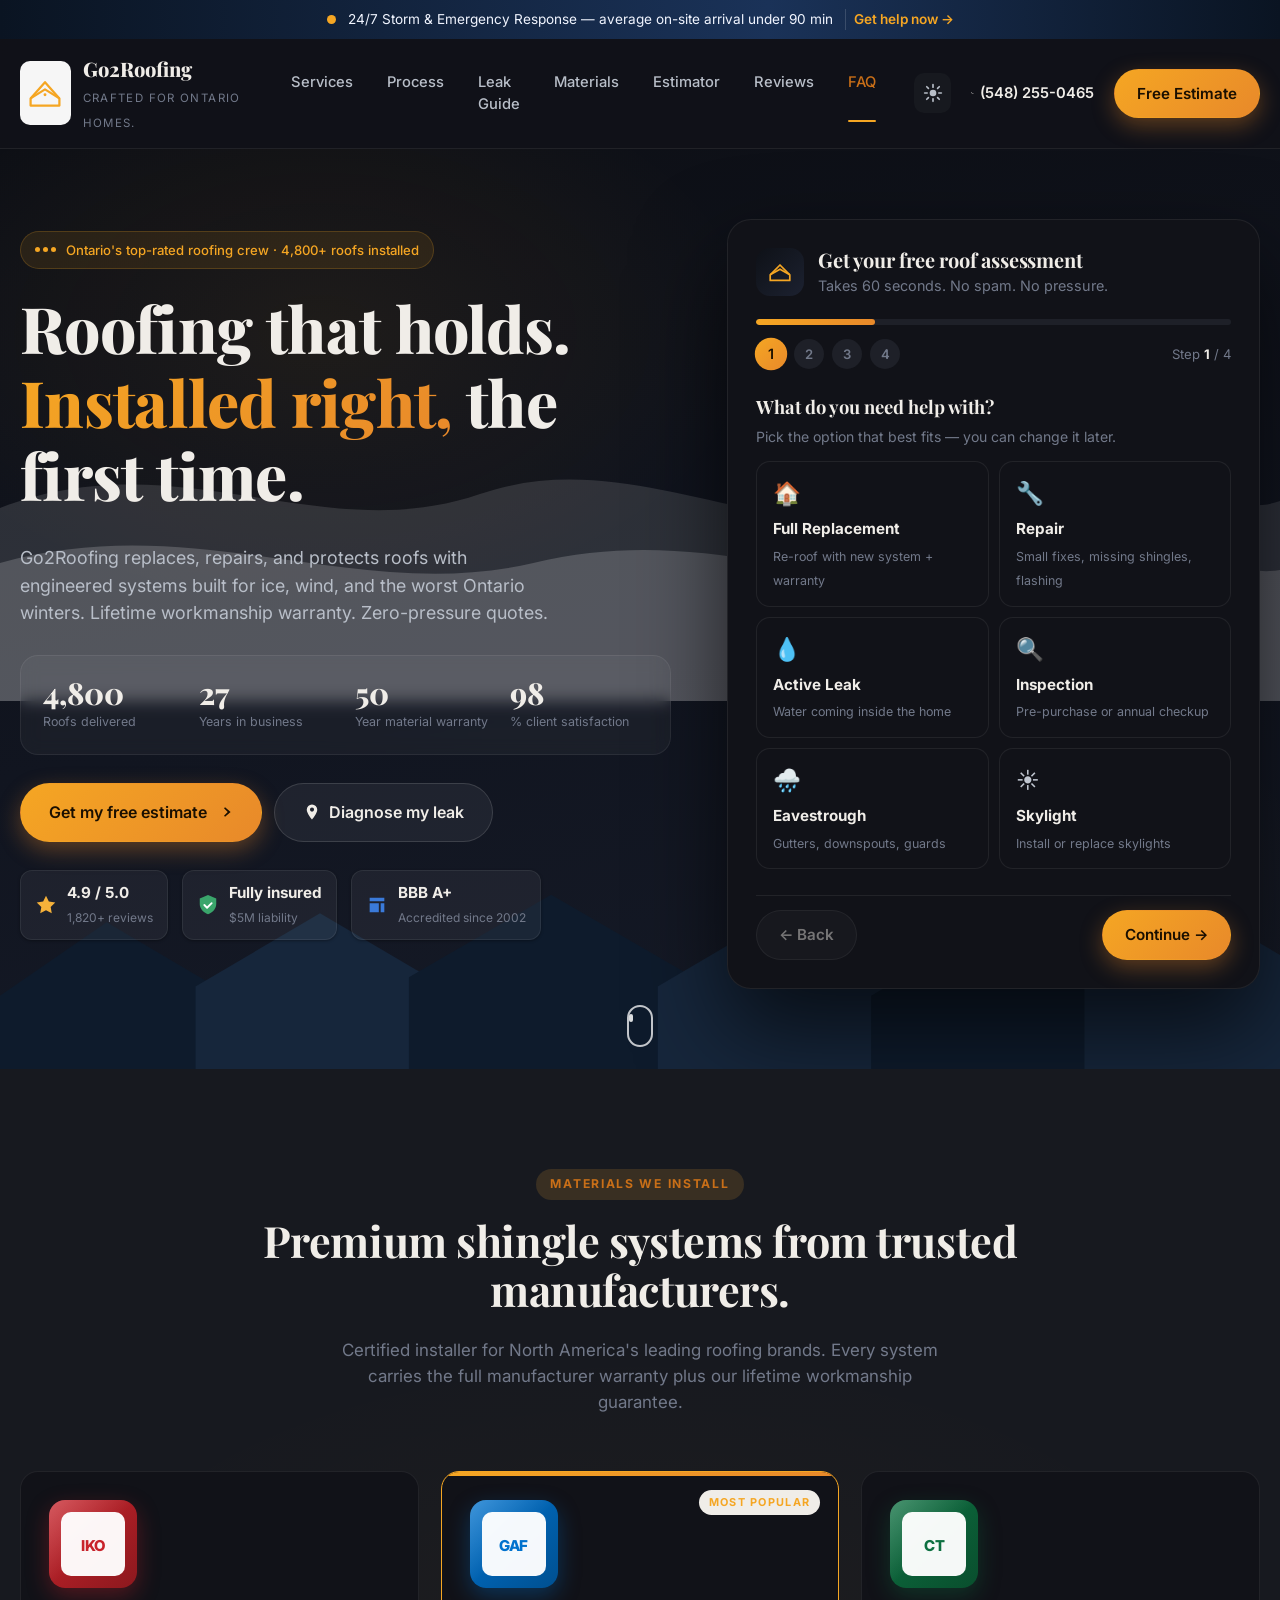
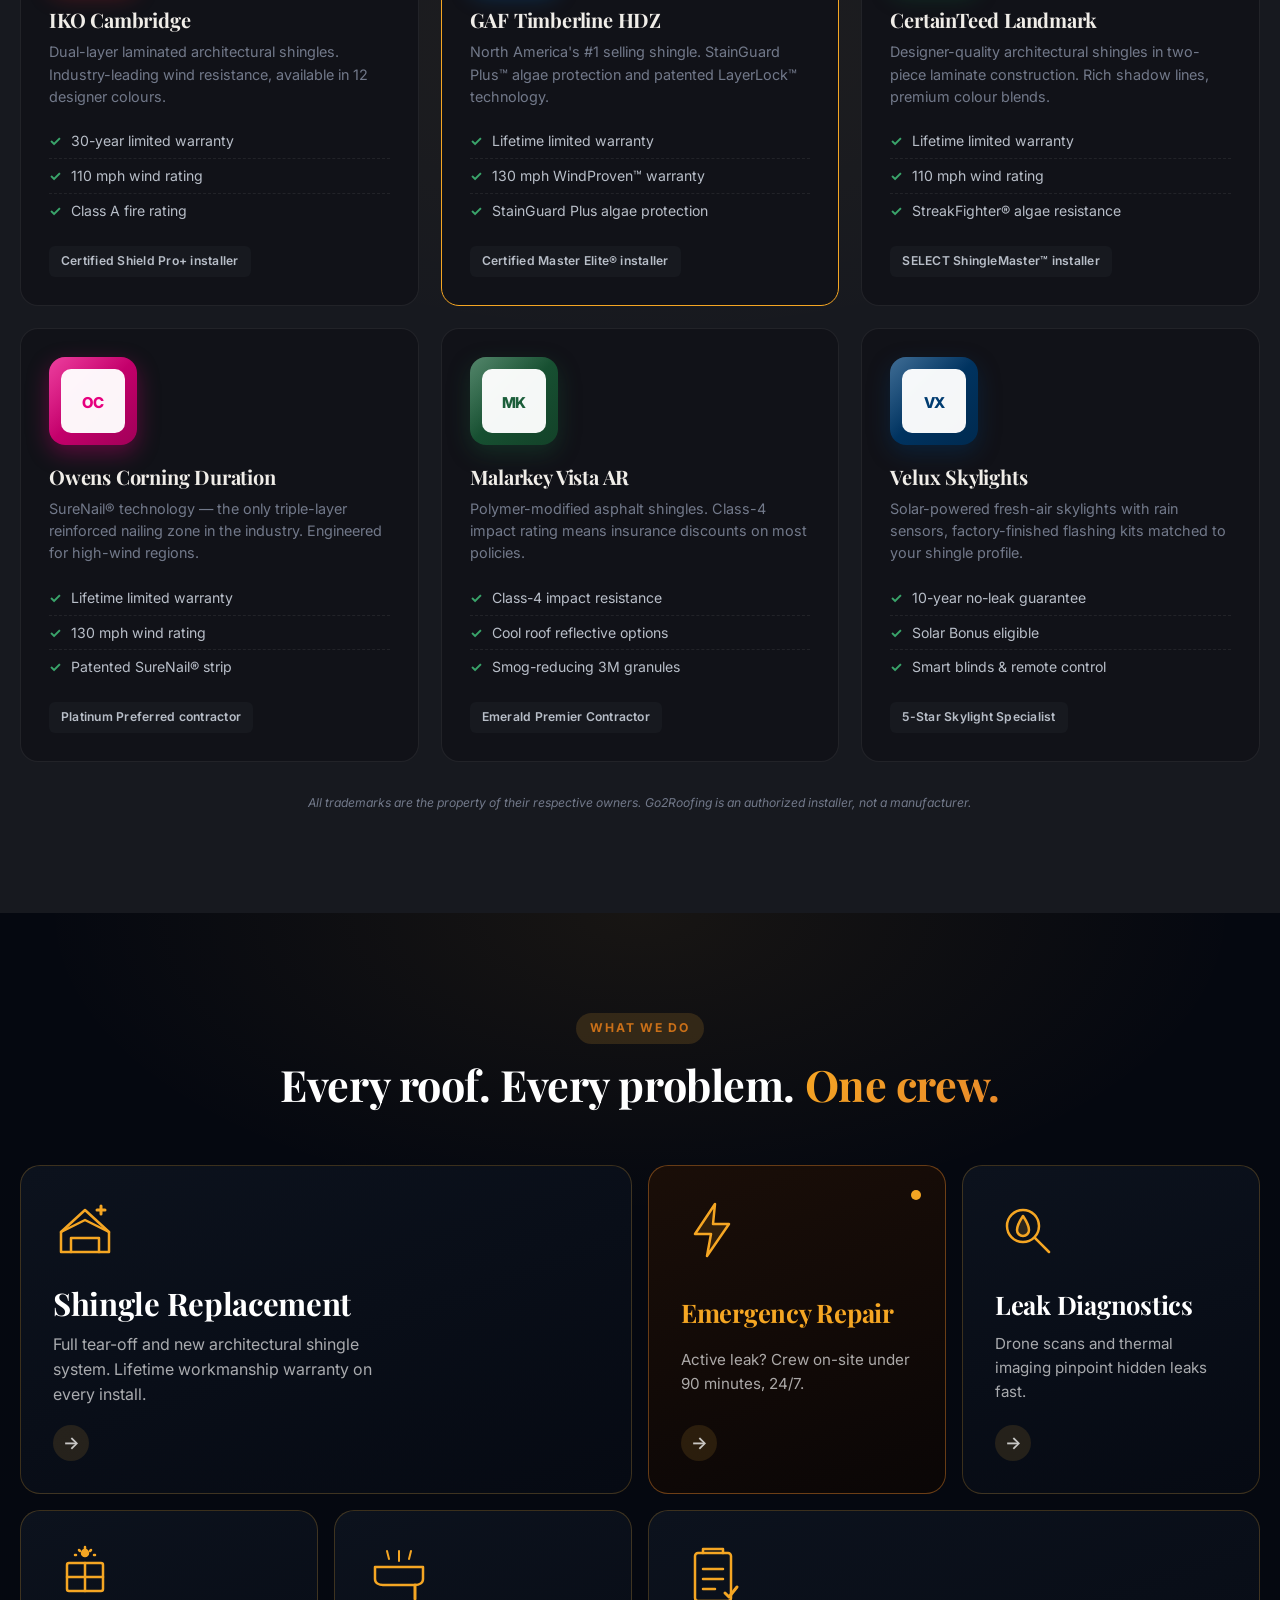
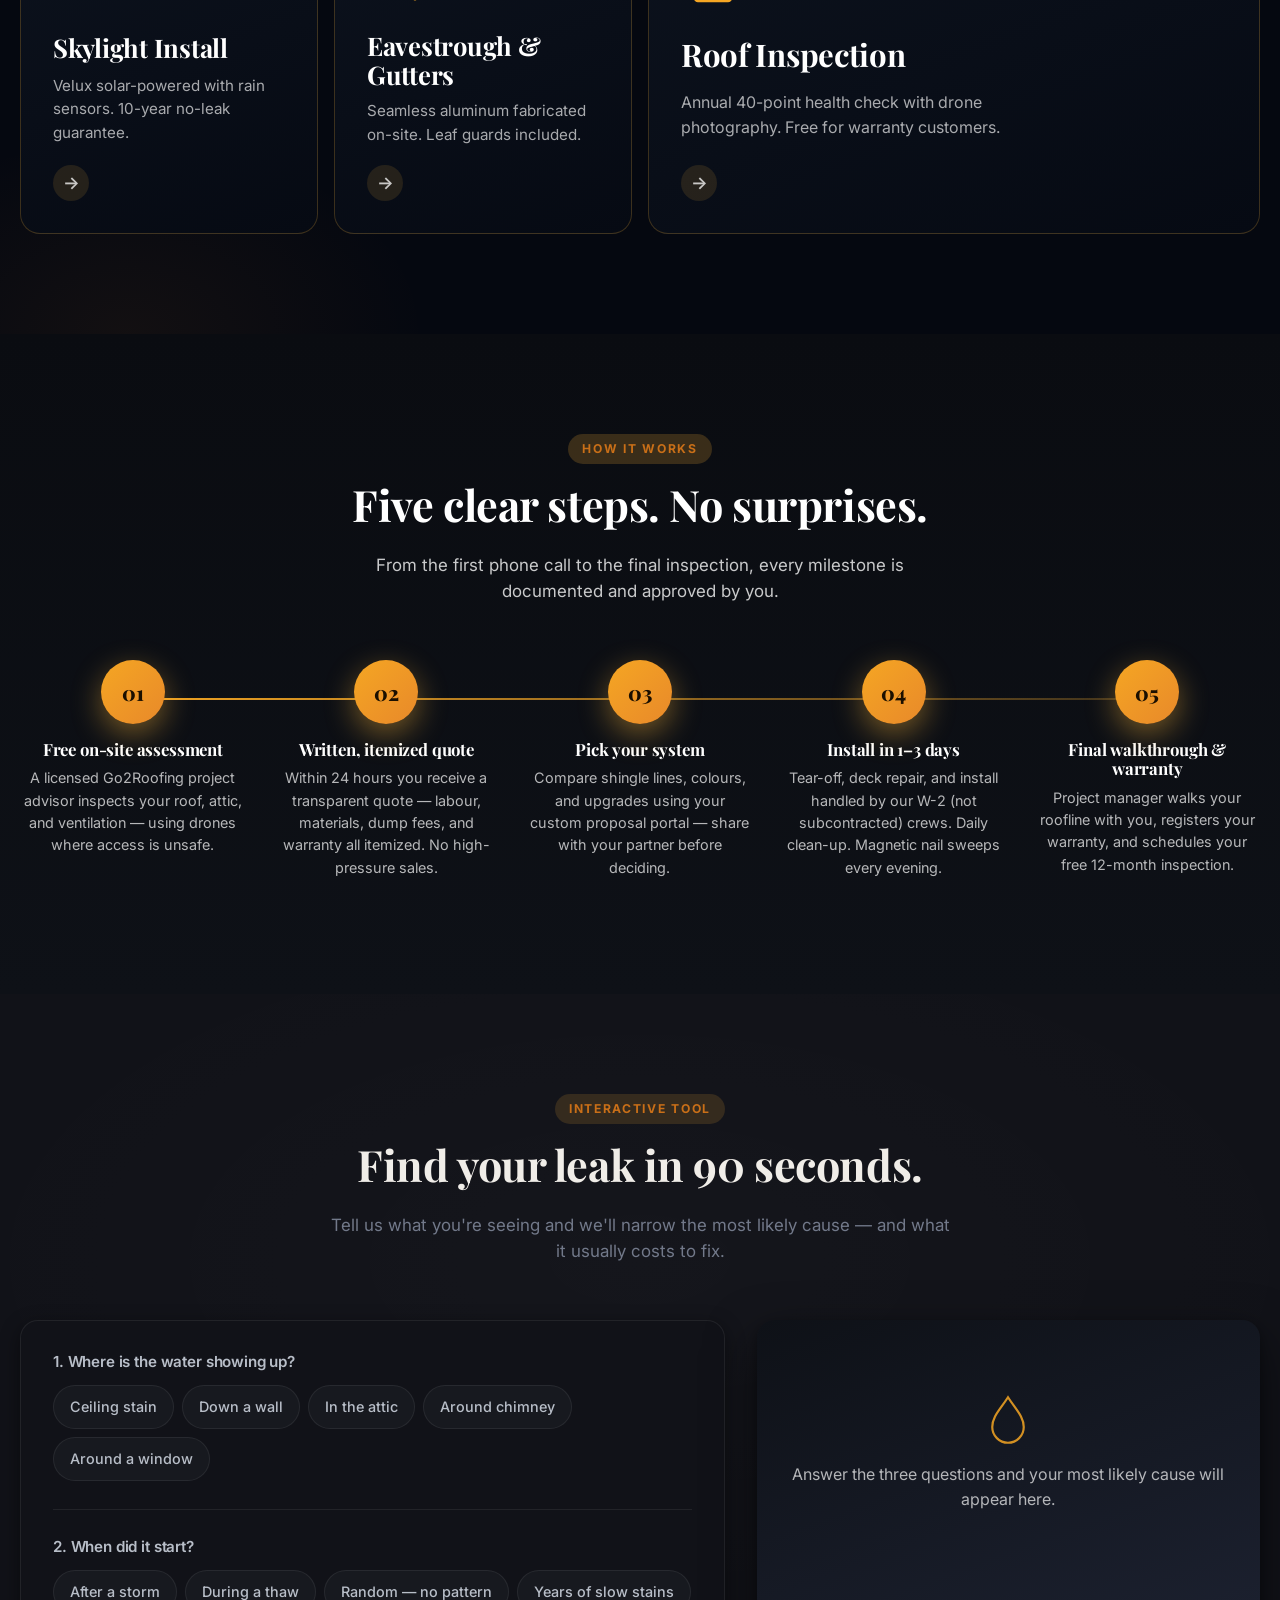
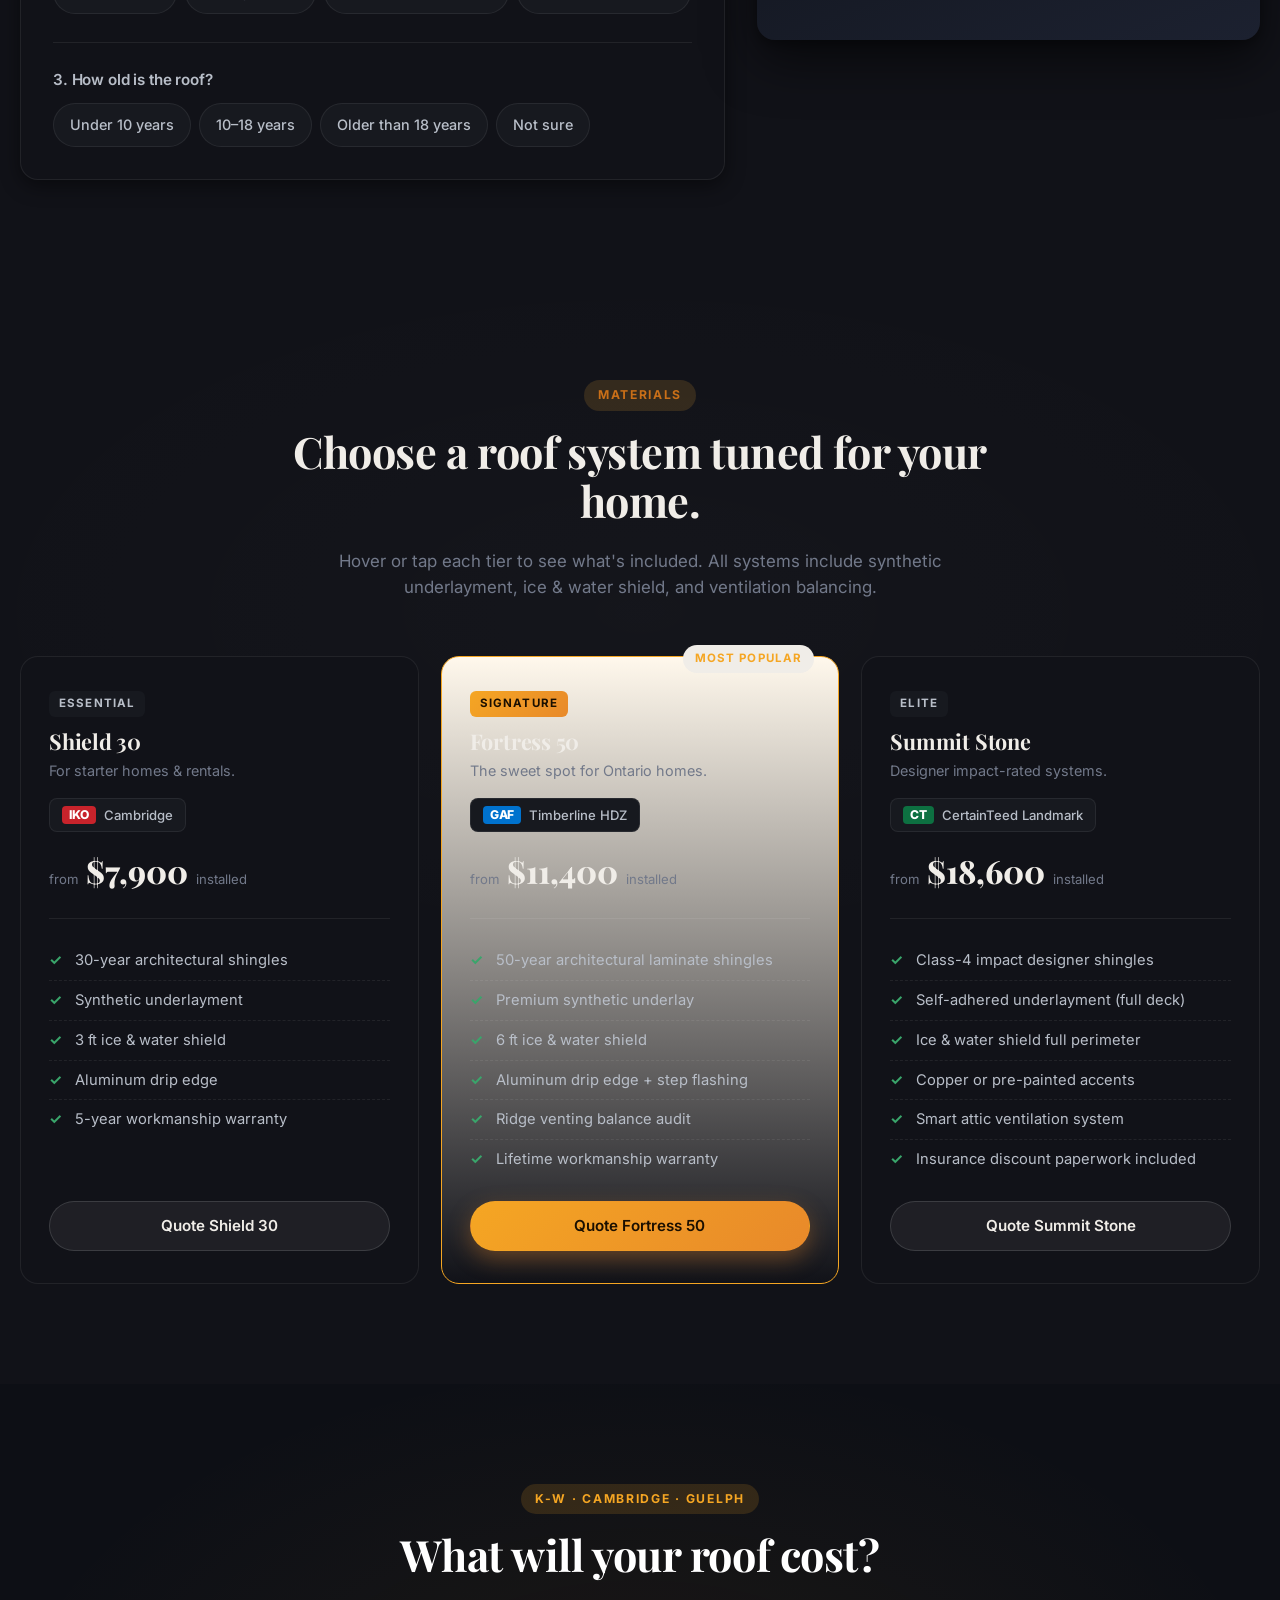
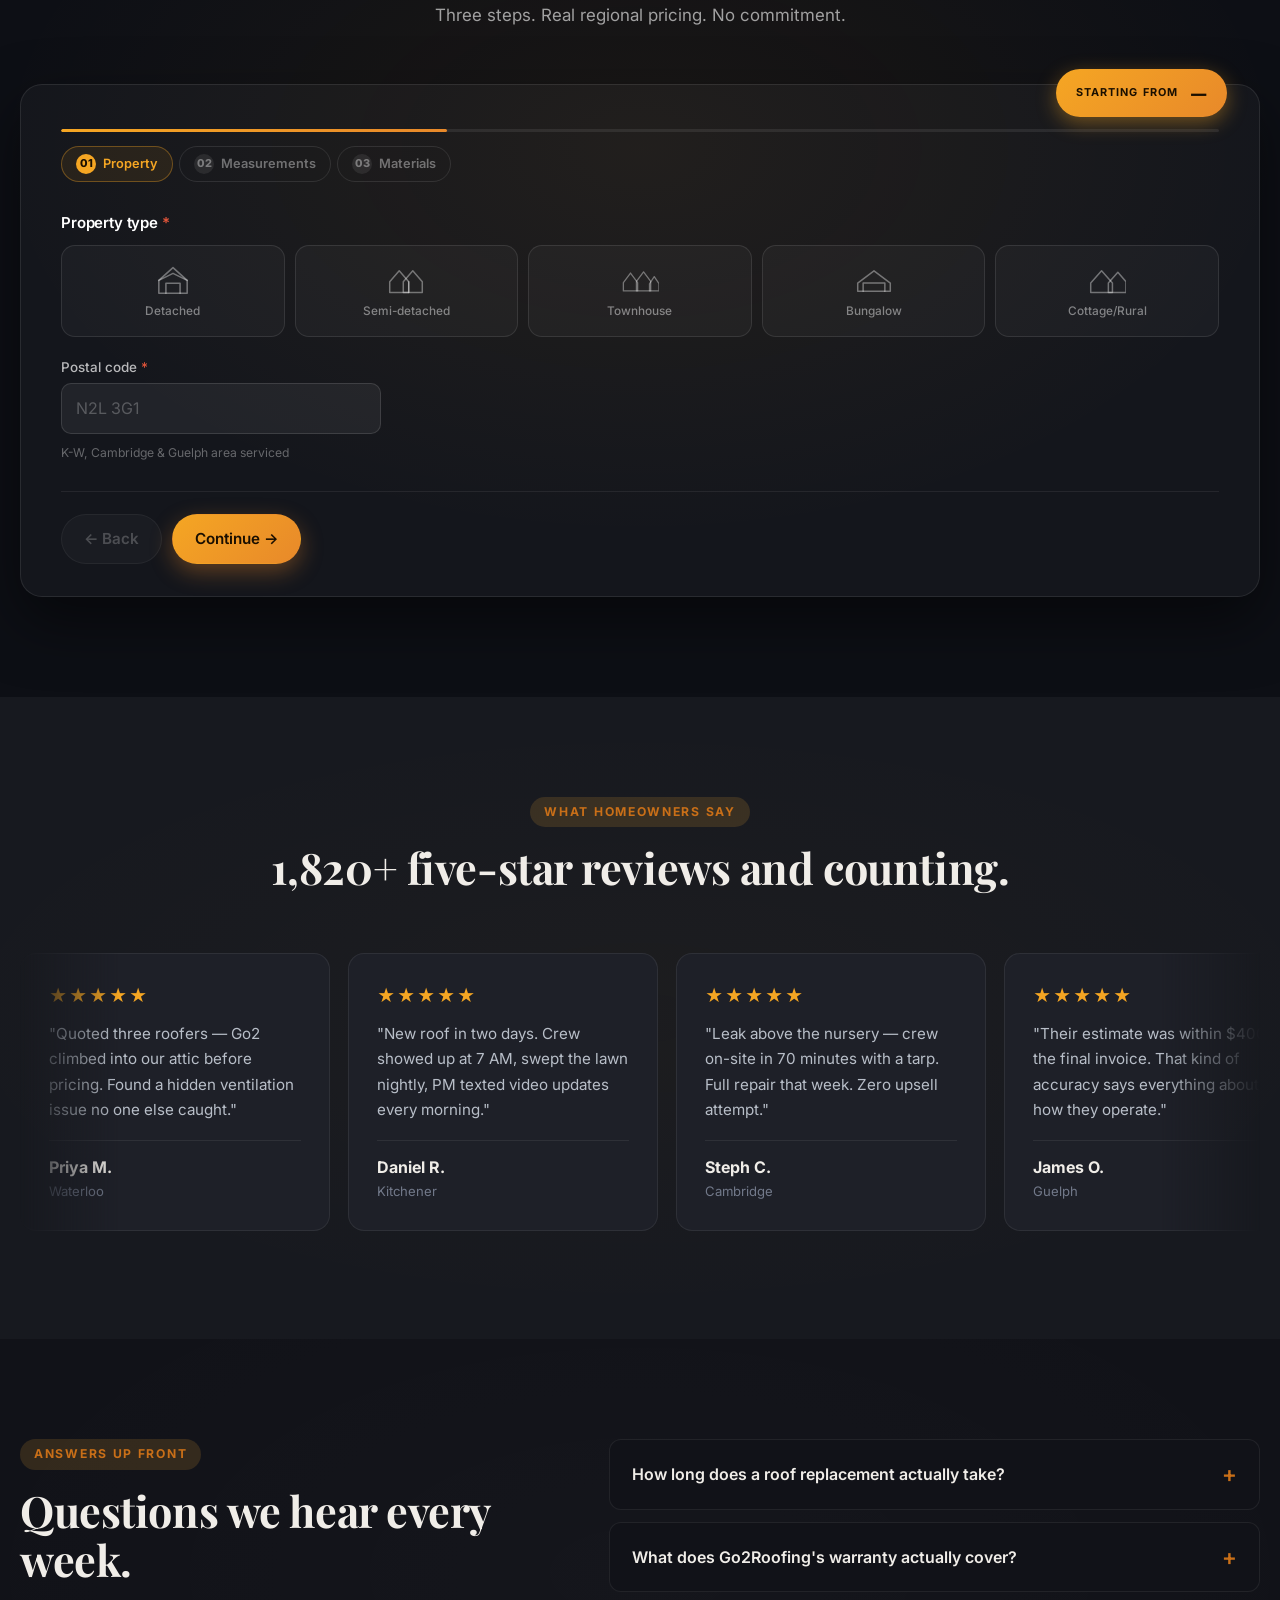
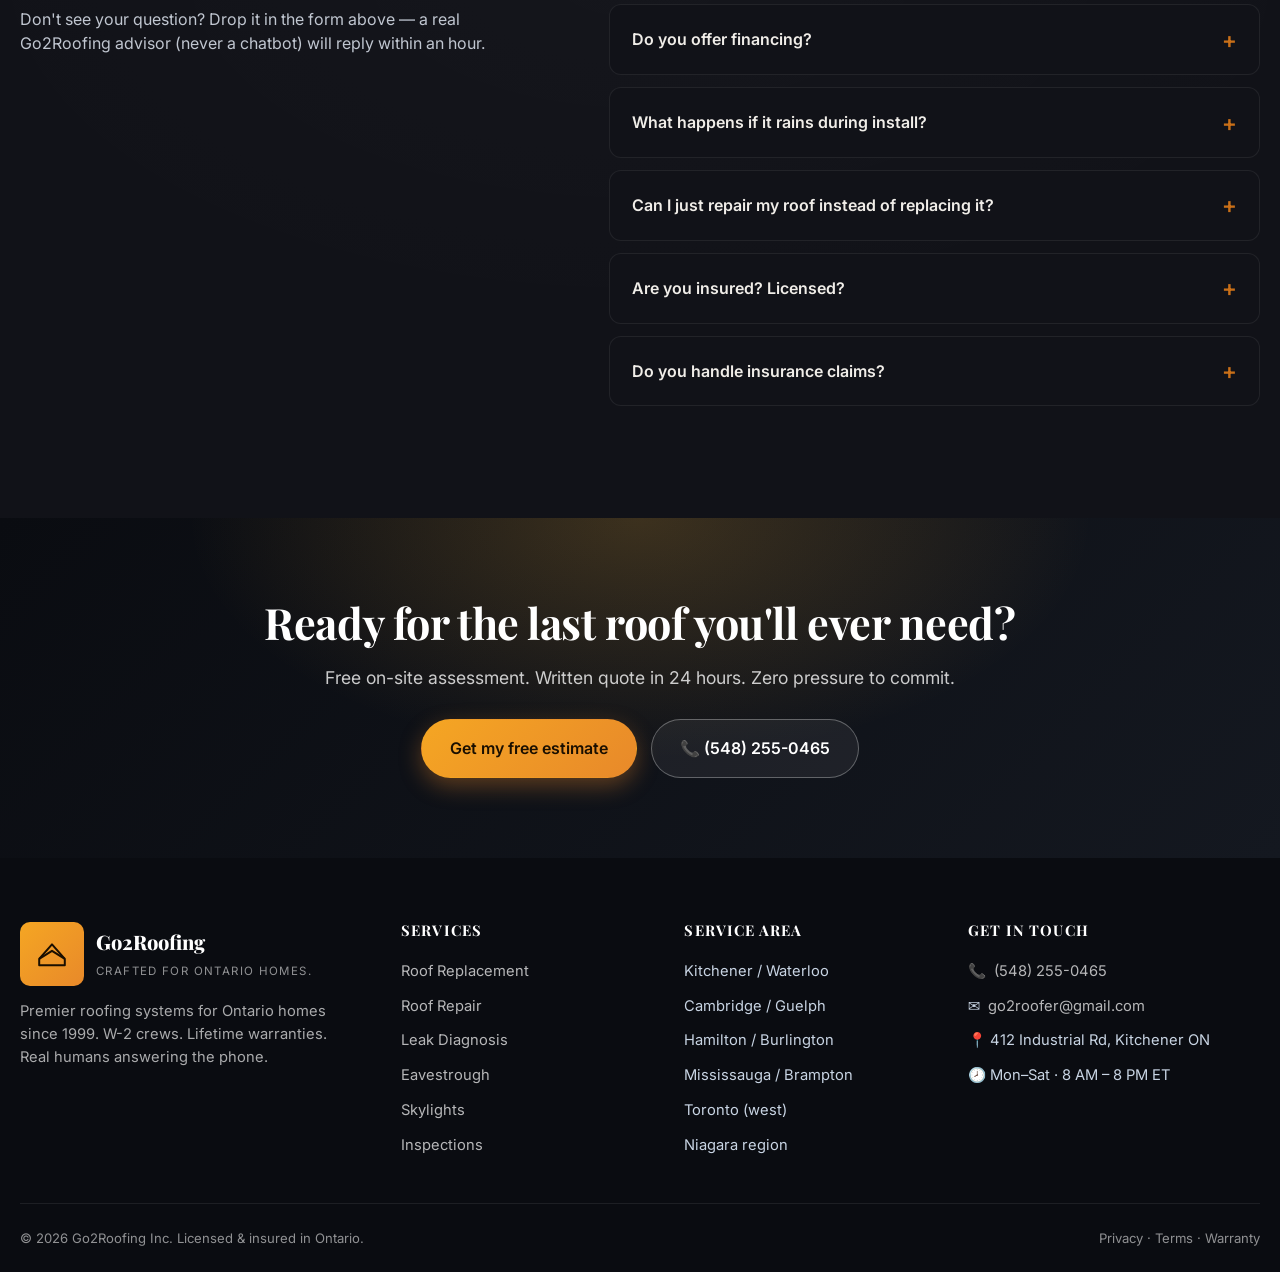
<file: index.html>
<!DOCTYPE html>
<html lang="en">
<head>
  <meta charset="UTF-8" />
  <meta name="viewport" content="width=device-width, initial-scale=1.0" />
  <title>Go2Roofing — Premium Roofing Contractors | Repair, Replacement & Inspections</title>
  <meta name="description" content="Go2Roofing delivers expert roof repair, replacement, leak diagnosis, and emergency service. Licensed, insured, and rated 5 stars across Ontario." />
  <link rel="preconnect" href="https://fonts.googleapis.com" />
  <link rel="preconnect" href="https://fonts.gstatic.com" crossorigin />
  <link href="https://fonts.googleapis.com/css2?family=Inter:wght@300;400;500;600;700;800&family=Playfair+Display:wght@600;700;800&display=swap" rel="stylesheet" />
  <style>
/* ========================================
   Go2Roofing — Design System
   ======================================== */
:root {
  /* Dark-first design system */
  --navy-950: #0a0c11;
  --navy-900: #0e1117;
  --navy-800: #141820;
  --navy-700: #1c2130;
  --navy-600: #252c3e;

  /* Default: matte dark theme */
  --ink: #f0ede8;          /* warm off-white headings */
  --ink-2: #b8bec8;        /* secondary text */
  --text: #c0c6d0;         /* body text */
  --muted: #72798a;        /* muted / labels */
  --line: rgba(255,255,255,.07);
  --line-strong: rgba(255,255,255,.13);
  --surface: #111218;      /* matte charcoal */
  --surface-2: #17191f;    /* slightly lighter */
  --surface-3: #1e2028;    /* cards */

  --accent: #f5a623;       /* warm amber */
  --accent-2: #e8892a;     /* deeper amber */
  --accent-deep: #c96f18;
  --success: #3aa56b;
  --danger: #e2553a;
  --info: #4a8fe8;

  --radius-sm: 8px;
  --radius: 12px;
  --radius-lg: 18px;
  --radius-xl: 24px;

  --shadow-sm: 0 1px 3px rgba(0,0,0,.35);
  --shadow: 0 6px 20px rgba(0,0,0,.45);
  --shadow-lg: 0 20px 50px rgba(0,0,0,.55), 0 4px 12px rgba(0,0,0,.3);
  --shadow-xl: 0 40px 90px rgba(0,0,0,.65);

  --tx: cubic-bezier(.2,.65,.3,1);
  --container: 1240px;
}

/* Light mode override (when toggled) */
[data-theme="light"] {
  --ink: #0b1726;
  --ink-2: #233247;
  --text: #1c2a3d;
  --muted: #5b6b82;
  --line: #e3e9f1;
  --line-strong: #c8d4e3;
  --surface: #ffffff;
  --surface-2: #f6f9fd;
  --surface-3: #eef3fa;
}

/* ========================================
   Reset
   ======================================== */
*,
*::before,
*::after { box-sizing: border-box; }

html { scroll-behavior: smooth; scroll-padding-top: 96px; }

body {
  margin: 0;
  font-family: 'Inter', system-ui, -apple-system, Segoe UI, sans-serif;
  font-size: 16px;
  line-height: 1.55;
  color: var(--text);
  background: var(--surface);
  -webkit-font-smoothing: antialiased;
  text-rendering: optimizeLegibility;
}

h1, h2, h3, h4, h5 {
  font-family: 'Playfair Display', Georgia, serif;
  color: var(--ink);
  letter-spacing: -.01em;
  line-height: 1.15;
  margin: 0 0 .5em;
}

h1 { font-size: clamp(2.4rem, 5vw, 4rem); font-weight: 800; }
h2 { font-size: clamp(1.8rem, 3.4vw, 2.7rem); font-weight: 700; }
h3 { font-size: 1.35rem; font-weight: 700; }
h4 { font-size: 1.05rem; font-weight: 700; }
h5 { font-size: .92rem; font-weight: 700; text-transform: uppercase; letter-spacing: .08em; color: var(--ink); margin-bottom: 1em; }

p { margin: 0 0 1em; }
a { color: inherit; text-decoration: none; transition: color .25s var(--tx); }
img, svg { display: block; max-width: 100%; }
button { font: inherit; border: 0; background: 0; cursor: pointer; color: inherit; }
ul, ol { margin: 0; padding: 0; list-style: none; }
[hidden] { display: none !important; }

.container { width: min(100% - 32px, var(--container)); margin: 0 auto; }

/* ========================================
   Buttons
   ======================================== */
.btn {
  display: inline-flex; align-items: center; justify-content: center; gap: 8px;
  padding: 12px 22px;
  border-radius: 999px;
  font-weight: 600;
  font-size: .95rem;
  cursor: pointer;
  transition: transform .2s var(--tx), background .2s var(--tx), box-shadow .2s var(--tx), color .2s var(--tx);
  white-space: nowrap;
  border: 1.5px solid transparent;
}
.btn-lg { padding: 16px 28px; font-size: 1rem; }
.btn-block { width: 100%; }
.btn-primary {
  background: linear-gradient(135deg, var(--accent) 0%, var(--accent-2) 100%);
  color: #1a0f00;
  box-shadow: 0 8px 22px rgba(237,138,44,.35);
}
.btn-primary:hover { transform: translateY(-2px); box-shadow: 0 14px 28px rgba(237,138,44,.45); }
.btn-primary:active { transform: translateY(0); }

.btn-ghost {
  background: rgba(255,255,255,.06);
  border-color: var(--line-strong);
  color: var(--ink);
}
[data-theme="dark"] .btn-ghost { background: rgba(255,255,255,.04); color: var(--ink); }
.btn-ghost:hover { border-color: var(--accent); color: var(--accent-deep); }

/* ========================================
   Announcement bar
   ======================================== */
.announce {
  background: linear-gradient(90deg, #0a1422 0%, #1a3258 60%, #0a1422 100%);
  color: #f1f5ff;
  font-size: .85rem;
  padding: 9px 0;
}
.announce-inner {
  display: flex; align-items: center; justify-content: center; gap: 12px;
  flex-wrap: wrap;
}
.announce-cta {
  color: var(--accent);
  font-weight: 600;
  padding-left: 8px;
  border-left: 1px solid rgba(255,255,255,.15);
}
.pulse-dot {
  width: 9px; height: 9px; border-radius: 50%;
  background: var(--accent);
  box-shadow: 0 0 0 0 rgba(245,177,58,.8);
  animation: pulse 1.8s infinite;
}
@keyframes pulse {
  0%   { box-shadow: 0 0 0 0 rgba(245,177,58,.55); }
  70%  { box-shadow: 0 0 0 10px rgba(245,177,58,0); }
  100% { box-shadow: 0 0 0 0 rgba(245,177,58,0); }
}

/* ========================================
   Header
   ======================================== */
.site-header {
  position: sticky; top: 0; z-index: 100;
  background: rgba(17,18,24,.92);
  backdrop-filter: saturate(160%) blur(16px);
  -webkit-backdrop-filter: saturate(160%) blur(16px);
  border-bottom: 1px solid var(--line);
  transition: background .3s var(--tx), box-shadow .3s var(--tx);
}
[data-theme="light"] .site-header { background: rgba(255,255,255,.92); }
.site-header.scrolled { box-shadow: 0 8px 28px rgba(0,0,0,.5); }

.header-inner {
  display: flex; align-items: center; gap: 24px;
  padding: 14px 0;
}
.brand { display: inline-flex; align-items: center; gap: 12px; color: var(--ink); }
.brand-mark {
  display: grid; place-items: center;
  width: 44px; height: 44px;
  border-radius: 12px;
  background: linear-gradient(135deg, #0e1b2c, #1f3552);
  color: var(--accent);
}
.brand-text strong { display: block; font-family: 'Playfair Display', serif; font-size: 1.25rem; font-weight: 800; color: var(--ink); }
.brand-text em { font-style: normal; font-size: .72rem; letter-spacing: .12em; text-transform: uppercase; color: var(--muted); }

.nav { display: flex; gap: 6px; margin-left: auto; }
.nav a {
  padding: 10px 14px;
  border-radius: 10px;
  font-weight: 500;
  font-size: .92rem;
  color: var(--ink-2);
  position: relative;
}
.nav a:hover { color: var(--ink); background: var(--surface-2); }
.nav a.active { color: var(--accent-deep); }
.nav a.active::after {
  content: ''; position: absolute; left: 14px; right: 14px; bottom: 4px;
  height: 2px; border-radius: 2px; background: var(--accent);
}

.header-actions { display: flex; align-items: center; gap: 10px; }
.phone-link {
  display: inline-flex; align-items: center; gap: 6px;
  color: var(--ink); font-weight: 600; font-size: .92rem;
  padding: 8px 10px; border-radius: 8px;
  white-space: nowrap;
}
.btn[disabled] { opacity: .45; cursor: not-allowed; }
.phone-link:hover { color: var(--accent-deep); }
.icon-btn {
  width: 40px; height: 40px; border-radius: 10px;
  display: grid; place-items: center;
  background: var(--surface-2);
  color: var(--ink-2);
  transition: background .2s var(--tx), color .2s var(--tx);
}
.icon-btn:hover { background: var(--surface-3); color: var(--ink); }
.icon-btn .icon-moon { display: none; }
[data-theme="dark"] .icon-btn .icon-sun { display: none; }
[data-theme="dark"] .icon-btn .icon-moon { display: block; }

.hamburger {
  display: none;
  width: 40px; height: 40px;
  flex-direction: column; align-items: center; justify-content: center; gap: 4px;
  border-radius: 10px;
  background: var(--surface-2);
}
.hamburger span {
  display: block; width: 18px; height: 2px; background: var(--ink); border-radius: 2px;
  transition: transform .25s var(--tx), opacity .25s var(--tx);
}
.hamburger.open span:nth-child(1) { transform: translateY(6px) rotate(45deg); }
.hamburger.open span:nth-child(2) { opacity: 0; }
.hamburger.open span:nth-child(3) { transform: translateY(-6px) rotate(-45deg); }

.mobile-nav {
  display: none;
  padding: 12px 16px 20px;
  border-top: 1px solid var(--line);
  background: var(--surface);
}
.mobile-nav a { display: block; padding: 12px 8px; font-weight: 600; color: var(--ink-2); border-bottom: 1px solid var(--line); }
.mobile-nav a:last-child { border: 0; margin-top: 12px; }

/* ========================================
   Hero
   ======================================== */
.hero {
  position: relative;
  padding: 70px 0 80px;
  overflow: hidden;
  isolation: isolate;
}
.hero-bg {
  position: absolute; inset: 0; z-index: -1;
  background: linear-gradient(170deg, #0d0f15 0%, #111520 55%, #161b28 100%);
}
.hero-sky {
  position: absolute; inset: 0;
  background:
    radial-gradient(ellipse 800px 500px at 25% 20%, rgba(245,166,35,.07), transparent 55%),
    radial-gradient(ellipse 600px 400px at 80% 80%, rgba(245,166,35,.04), transparent 50%);
}
[data-theme="light"] .hero-bg { background: linear-gradient(180deg, #c9def2 0%, #97baea 55%, #5a8bcb 100%); }
[data-theme="light"] .hero-sky { background:
  radial-gradient(circle at 18% 22%, rgba(255,255,255,.6), transparent 40%),
  radial-gradient(circle at 78% 14%, rgba(255,220,160,.45), transparent 45%); }

.hero-clouds {
  position: absolute; left: 0; right: 0; top: 0; height: 60%;
  animation: float 22s ease-in-out infinite;
}
@keyframes float {
  0%, 100% { transform: translateX(0); }
  50% { transform: translateX(-26px); }
}
.hero-roofs {
  position: absolute; left: 0; right: 0; bottom: 0; height: 220px;
}

.hero-content {
  display: grid;
  grid-template-columns: 1.1fr .9fr;
  gap: 56px;
  align-items: start;
}
.hero-copy { padding-top: 12px; }
.eyebrow {
  display: inline-flex; align-items: center; gap: 10px;
  padding: 8px 14px;
  border-radius: 999px;
  background: rgba(245,166,35,.1);
  border: 1px solid rgba(245,166,35,.2);
  color: var(--accent);
  font-size: .82rem;
  font-weight: 500;
  margin-bottom: 22px;
}
.dot-row { display: inline-flex; gap: 3px; }
.dot-row span { width: 5px; height: 5px; border-radius: 50%; background: var(--accent); display: block; }

.hero h1 { color: var(--ink); }
.hero h1 .accent {
  background: linear-gradient(135deg, var(--accent) 0%, var(--accent-2) 100%);
  -webkit-background-clip: text; background-clip: text;
  color: transparent;
}
.lede { font-size: 1.12rem; color: var(--ink-2); max-width: 540px; }

.hero-stats {
  display: grid;
  grid-template-columns: repeat(4, 1fr);
  gap: 18px;
  margin: 28px 0;
  padding: 22px;
  background: rgba(255,255,255,.04);
  border: 1px solid var(--line);
  border-radius: var(--radius-lg);
  backdrop-filter: blur(8px);
}
.hero-stats > div strong {
  display: block;
  font-family: 'Playfair Display', serif;
  font-size: 1.9rem; font-weight: 800; color: var(--ink);
  line-height: 1;
}
.hero-stats > div span { font-size: .78rem; color: var(--muted); margin-top: 4px; display: block; }

.hero-actions { display: flex; gap: 12px; flex-wrap: wrap; margin-bottom: 28px; }

.hero-trust .trust-badges {
  display: flex; gap: 14px; flex-wrap: wrap;
}
.badge {
  display: inline-flex; align-items: center; gap: 10px;
  background: rgba(255,255,255,.05);
  border: 1px solid var(--line);
  border-radius: 12px;
  padding: 10px 14px;
  box-shadow: var(--shadow-sm);
}
[data-theme="dark"] .badge { background: rgba(15,29,49,.7); }
.badge strong { display: block; font-size: .95rem; color: var(--ink); font-family: 'Inter', sans-serif; }
.badge span { font-size: .75rem; color: var(--muted); }

/* ========================================
   Lead Card
   ======================================== */
.lead-card {
  position: relative;
  background: var(--surface);
  border-radius: var(--radius-xl);
  box-shadow: var(--shadow-xl);
  padding: 28px;
  border: 1px solid var(--line);
}
.lead-head { display: flex; gap: 14px; align-items: flex-start; margin-bottom: 22px; }
.lead-icon {
  width: 48px; height: 48px;
  border-radius: 14px;
  background: linear-gradient(135deg, var(--navy-900), var(--navy-700));
  color: var(--accent);
  display: grid; place-items: center;
  flex-shrink: 0;
}
.lead-head h3 { margin: 0 0 4px; font-size: 1.25rem; }
.lead-head p { margin: 0; color: var(--muted); font-size: .9rem; }

/* Progress */
.progress { margin-bottom: 24px; }
.progress-bar {
  height: 6px;
  background: var(--surface-3);
  border-radius: 999px;
  overflow: hidden;
  position: relative;
}
.progress-bar::after {
  content: ''; position: absolute; inset: 0; right: auto;
  width: 25%;
  background: linear-gradient(90deg, var(--accent), var(--accent-2));
  border-radius: 999px;
  transition: width .45s var(--tx);
}
.progress-bar[data-step="1"]::after { width: 25%; }
.progress-bar[data-step="2"]::after { width: 50%; }
.progress-bar[data-step="3"]::after { width: 75%; }
.progress-bar[data-step="4"]::after { width: 100%; }

.progress-meta {
  display: flex; justify-content: space-between; align-items: center;
  margin-top: 14px;
}
.steps { display: flex; gap: 8px; }
.step {
  width: 30px; height: 30px;
  border-radius: 50%;
  background: var(--surface-3);
  color: var(--muted);
  font-weight: 600; font-size: .82rem;
  display: grid; place-items: center;
  transition: background .25s var(--tx), color .25s var(--tx), transform .25s var(--tx);
}
.step.active { background: linear-gradient(135deg, var(--accent), var(--accent-2)); color: #1a0f00; transform: scale(1.08); }
.step.done { background: var(--success); color: #fff; }
.step-counter { font-size: .82rem; color: var(--muted); }
.step-counter strong { color: var(--ink); font-weight: 700; }

/* Form */
.lead-form { display: flex; flex-direction: column; gap: 18px; }
.step-panel { border: 0; padding: 0; margin: 0; display: none; }
.step-panel.active { display: block; animation: panelIn .35s var(--tx); }
@keyframes panelIn {
  from { opacity: 0; transform: translateY(8px); }
  to   { opacity: 1; transform: translateY(0); }
}
.step-panel legend { padding: 0; margin-bottom: 14px; }
.panel-title { display: block; font-family: 'Playfair Display', serif; font-size: 1.15rem; font-weight: 700; color: var(--ink); margin-bottom: 4px; }
.panel-sub { display: block; color: var(--muted); font-size: .88rem; }

/* Choice cards */
.choice-grid {
  display: grid;
  grid-template-columns: repeat(2, 1fr);
  gap: 10px;
}
.choice-grid.two { grid-template-columns: repeat(2, 1fr); }
.choice input { position: absolute; opacity: 0; }
.choice-card {
  border: 1.5px solid var(--line);
  border-radius: 14px;
  padding: 14px 16px;
  cursor: pointer;
  transition: border-color .2s var(--tx), background .2s var(--tx), transform .2s var(--tx);
  background: var(--surface);
  height: 100%;
}
.choice-emoji { font-size: 1.4rem; display: block; margin-bottom: 6px; }
.choice-card strong { display: block; font-size: .95rem; color: var(--ink); margin-bottom: 2px; }
.choice-card small { color: var(--muted); font-size: .78rem; line-height: 1.4; }
.choice:hover .choice-card { border-color: var(--accent); transform: translateY(-1px); }
.choice input:checked + .choice-card {
  border-color: var(--accent);
  background: linear-gradient(135deg, rgba(245,177,58,.1), rgba(237,138,44,.06));
  box-shadow: 0 0 0 3px rgba(245,177,58,.15);
}

/* Fields */
.field { display: flex; flex-direction: column; gap: 6px; }
.field > span { font-size: .84rem; color: var(--ink-2); font-weight: 500; }
.field input, .field select, .field textarea {
  font: inherit;
  padding: 12px 14px;
  border: 1.5px solid var(--line);
  border-radius: 10px;
  background: var(--surface);
  color: var(--ink);
  transition: border-color .2s var(--tx), box-shadow .2s var(--tx);
  width: 100%;
}
.field input:focus, .field select:focus, .field textarea:focus {
  outline: none;
  border-color: var(--accent);
  box-shadow: 0 0 0 3px rgba(245,177,58,.18);
}
.field-grid {
  display: grid;
  grid-template-columns: repeat(2, 1fr);
  gap: 12px;
}
.field.full { grid-column: 1 / -1; }
.field-grid + .field { margin-top: 12px; }

.budget output {
  display: inline-block;
  margin-top: 4px;
  font-weight: 700;
  color: var(--accent-deep);
  font-size: 1.1rem;
}
input[type="range"] {
  -webkit-appearance: none; appearance: none;
  width: 100%; height: 6px;
  background: var(--surface-3);
  border-radius: 999px; cursor: pointer;
}
input[type="range"]::-webkit-slider-thumb {
  -webkit-appearance: none; appearance: none;
  width: 22px; height: 22px;
  border-radius: 50%;
  background: linear-gradient(135deg, var(--accent), var(--accent-2));
  border: 3px solid #fff;
  box-shadow: var(--shadow);
  cursor: pointer;
}
input[type="range"]::-moz-range-thumb {
  width: 22px; height: 22px;
  border-radius: 50%;
  background: linear-gradient(135deg, var(--accent), var(--accent-2));
  border: 3px solid #fff;
  box-shadow: var(--shadow);
  cursor: pointer;
}

.checkbox {
  display: flex; align-items: flex-start; gap: 10px;
  font-size: .88rem; color: var(--ink-2);
  cursor: pointer;
  margin-top: 4px;
}
.checkbox input { margin-top: 3px; accent-color: var(--accent-2); }

.form-nav {
  display: flex; gap: 10px; justify-content: space-between; margin-top: 8px;
  padding-top: 14px; border-top: 1px solid var(--line);
}

.form-success {
  text-align: center;
  padding: 12px 0;
  animation: panelIn .4s var(--tx);
}
.success-icon { display: grid; place-items: center; margin: 4px auto 14px; }
.form-success h4 { font-size: 1.4rem; margin-bottom: 8px; }

/* Scroll cue */
.scroll-cue {
  position: absolute;
  left: 50%; bottom: 22px;
  transform: translateX(-50%);
  width: 26px; height: 42px;
  border-radius: 13px;
  border: 2px solid rgba(255,255,255,.75);
  display: grid; place-items: flex-start; padding-top: 7px;
}
.scroll-cue span {
  width: 4px; height: 8px; border-radius: 2px;
  background: rgba(255,255,255,.85);
  animation: scrollDot 1.6s infinite var(--tx);
}
@keyframes scrollDot {
  0%   { transform: translateY(0); opacity: 1; }
  100% { transform: translateY(12px); opacity: 0; }
}

/* ========================================
   Brand showcase
   ======================================== */
.brands { background: var(--surface-2); }
.brand-grid {
  display: grid;
  grid-template-columns: repeat(3, 1fr);
  gap: 22px;
}
.brand-card {
  position: relative;
  background: var(--surface);
  border: 1.5px solid var(--line);
  border-radius: var(--radius-lg);
  padding: 28px;
  transition: transform .3s var(--tx), border-color .3s var(--tx), box-shadow .3s var(--tx);
  display: flex; flex-direction: column;
  overflow: hidden;
}
.brand-card::before {
  content: '';
  position: absolute; top: 0; left: 0; right: 0;
  height: 4px;
  background: var(--brand-color, var(--accent));
  opacity: 0;
  transition: opacity .3s var(--tx);
}
.brand-card:hover {
  transform: translateY(-4px);
  border-color: var(--line-strong);
  box-shadow: var(--shadow-lg);
}
.brand-card:hover::before { opacity: 1; }
.brand-card.featured { border-color: var(--accent); }
.brand-card.featured::before { opacity: 1; background: linear-gradient(90deg, var(--accent), var(--accent-2)); }

.brand-ribbon {
  position: absolute;
  top: 18px; right: 18px;
  padding: 4px 10px;
  border-radius: 999px;
  background: var(--ink);
  color: var(--accent);
  font-size: .68rem;
  font-weight: 700;
  letter-spacing: .12em;
  text-transform: uppercase;
}

.brand-logo {
  width: 88px; height: 88px;
  margin-bottom: 20px;
  border-radius: 16px;
  background: linear-gradient(135deg, var(--brand-color, var(--accent)) 0%, color-mix(in srgb, var(--brand-color, var(--accent)) 70%, #000) 100%);
  display: grid; place-items: center;
  box-shadow: 0 8px 22px color-mix(in srgb, var(--brand-color, var(--accent)) 35%, transparent);
  position: relative;
  overflow: hidden;
}
.brand-logo::after {
  content: '';
  position: absolute;
  inset: 0;
  background: linear-gradient(135deg, rgba(255,255,255,.25) 0%, transparent 50%);
  pointer-events: none;
}
.brand-mark {
  background: rgba(255,255,255,.96);
  width: 64px; height: 64px;
  border-radius: 10px;
  display: grid; place-items: center;
  z-index: 1;
}
.brand-mark span {
  font-family: 'Inter', sans-serif;
  font-weight: 800;
  font-size: 1.3rem;
  letter-spacing: -.02em;
  color: var(--brand-color, var(--ink));
  font-variant-caps: all-small-caps;
}

.brand-card h3 {
  margin: 0 0 10px;
  font-size: 1.25rem;
}
.brand-line {
  color: var(--muted);
  font-size: .9rem;
  margin-bottom: 16px;
  line-height: 1.55;
}
.brand-features {
  margin-bottom: 18px;
  flex: 1;
}
.brand-features li {
  position: relative;
  padding: 6px 0 6px 22px;
  color: var(--ink-2);
  font-size: .88rem;
  border-bottom: 1px dashed var(--line);
}
.brand-features li:last-child { border-bottom: 0; }
.brand-features li::before {
  content: '✓';
  position: absolute; left: 0; top: 6px;
  color: var(--success);
  font-weight: 700;
}
.brand-cert {
  display: inline-block;
  padding: 6px 12px;
  border-radius: 6px;
  background: var(--surface-2);
  color: var(--ink-2);
  font-size: .76rem;
  font-weight: 600;
  letter-spacing: .02em;
  align-self: flex-start;
}
.brand-disclaimer {
  margin: 32px 0 0;
  text-align: center;
  font-size: .76rem;
  color: var(--muted);
  font-style: italic;
}

/* Tier brand callout */
.tier-brand {
  display: inline-flex;
  align-items: center;
  gap: 8px;
  padding: 6px 12px;
  margin: 4px 0 14px;
  border-radius: 8px;
  background: var(--surface-2);
  border: 1px solid var(--line);
  font-size: .82rem;
  color: var(--ink-2);
  font-weight: 500;
}
.tier-brand em {
  font-style: normal;
  font-weight: 800;
  font-size: .76rem;
  letter-spacing: -.01em;
  color: #fff;
  background: var(--brand-color);
  padding: 3px 7px;
  border-radius: 4px;
  line-height: 1;
}

/* ========================================
   Section
   ======================================== */
.section { padding: 100px 0; position: relative; }
.section-head { max-width: 760px; margin: 0 auto 56px; text-align: center; }
.kicker {
  display: inline-block;
  padding: 6px 14px;
  border-radius: 999px;
  background: rgba(245,177,58,.15);
  color: var(--accent-deep);
  font-size: .76rem;
  font-weight: 700;
  text-transform: uppercase;
  letter-spacing: .14em;
  margin-bottom: 16px;
}
.section-head p { color: var(--muted); font-size: 1.06rem; max-width: 620px; margin-left: auto; margin-right: auto; }
.section-head.light .kicker { background: rgba(245,177,58,.2); }
.section-head.light h2, .section-head.light p { color: #fff; }
.section-head.light p { color: rgba(255,255,255,.78); }

/* ========================================
   Services
   ======================================== */
.services { background: var(--surface); }
.service-grid {
  display: grid;
  grid-template-columns: repeat(3, 1fr);
  gap: 24px;
}
.service-card {
  position: relative;
  padding: 32px 28px;
  background: var(--surface);
  border: 1.5px solid var(--line);
  border-radius: var(--radius-lg);
  transition: transform .35s var(--tx), border-color .35s var(--tx), box-shadow .35s var(--tx);
  overflow: hidden;
}
.service-card::before {
  content: ''; position: absolute; inset: 0;
  background: linear-gradient(135deg, rgba(245,177,58,.08), rgba(237,138,44,.04));
  opacity: 0; transition: opacity .35s var(--tx);
  pointer-events: none;
}
.service-card:hover { transform: translateY(-6px); border-color: var(--accent); box-shadow: var(--shadow-lg); }
.service-card:hover::before { opacity: 1; }
.service-icon {
  width: 56px; height: 56px;
  border-radius: 16px;
  background: linear-gradient(135deg, var(--navy-900), var(--navy-700));
  color: var(--accent);
  display: grid; place-items: center;
  margin-bottom: 20px;
  transition: transform .35s var(--tx);
}
.service-card:hover .service-icon { transform: rotate(-4deg) scale(1.05); }
.service-card h3 { margin-bottom: 10px; }
.service-card > p { color: var(--muted); margin-bottom: 16px; font-size: .94rem; }
.service-bullets { margin-bottom: 18px; }
.service-bullets li {
  position: relative;
  padding-left: 22px;
  font-size: .9rem;
  color: var(--ink-2);
  margin-bottom: 8px;
}
.service-bullets li::before {
  content: '✓'; position: absolute; left: 0; top: 0;
  color: var(--success); font-weight: 700;
}
.link-arrow {
  display: inline-flex; align-items: center; gap: 4px;
  font-weight: 600;
  color: var(--accent-deep);
  font-size: .92rem;
}
.link-arrow:hover { gap: 8px; }

.service-card.featured { border-color: var(--accent); background: linear-gradient(180deg, var(--surface) 0%, rgba(245,177,58,.04) 100%); }
.ribbon {
  position: absolute; top: 18px; right: -32px;
  transform: rotate(35deg);
  background: linear-gradient(135deg, var(--accent), var(--accent-2));
  color: #1a0f00;
  font-size: .68rem; font-weight: 700;
  text-transform: uppercase; letter-spacing: .1em;
  padding: 4px 36px;
}

/* ========================================
   Services — Bento Grid
   ======================================== */
.services-bento {
  background: #050810;
  position: relative;
  overflow: hidden;
}
.services-bento::before {
  content: '';
  position: absolute; inset: 0;
  background:
    radial-gradient(ellipse 1000px 500px at 50% 0%, rgba(245,177,58,.08), transparent 60%),
    radial-gradient(ellipse 600px 400px at 10% 100%, rgba(237,138,44,.06), transparent 50%);
  pointer-events: none;
}
.services-bento .section-head h2 { color: #fff; }
.services-bento .section-head .accent-text {
  background: linear-gradient(135deg, var(--accent), var(--accent-2));
  -webkit-background-clip: text; background-clip: text;
  color: transparent;
}

.bento-grid {
  display: grid;
  grid-template-columns: repeat(4, 1fr);
  grid-auto-rows: minmax(220px, auto);
  gap: 16px;
  position: relative;
  z-index: 1;
}
.bento-tile {
  position: relative;
  display: flex;
  flex-direction: column;
  justify-content: space-between;
  padding: 32px;
  background: linear-gradient(160deg, #0c121d 0%, #060a13 100%);
  border: 1px solid rgba(245,177,58,.22);
  border-radius: 20px;
  color: #fff;
  overflow: hidden;
  transition: transform .35s var(--tx), border-color .35s var(--tx), box-shadow .35s var(--tx);
  cursor: pointer;
  min-height: 220px;
}
.bento-tile::before {
  content: '';
  position: absolute;
  inset: 0;
  background: radial-gradient(circle at 100% 0%, rgba(245,177,58,.12), transparent 50%);
  opacity: 0;
  transition: opacity .35s var(--tx);
  pointer-events: none;
}
.bento-tile::after {
  content: '';
  position: absolute;
  inset: -1px;
  border-radius: 20px;
  padding: 1px;
  background: linear-gradient(135deg, rgba(245,177,58,.55), rgba(245,177,58,0) 35%, rgba(245,177,58,0) 65%, rgba(237,138,44,.4));
  -webkit-mask: linear-gradient(#000 0 0) content-box, linear-gradient(#000 0 0);
  -webkit-mask-composite: xor;
          mask-composite: exclude;
  opacity: 0;
  transition: opacity .35s var(--tx);
  pointer-events: none;
}
.bento-tile:hover {
  transform: translateY(-4px);
  border-color: rgba(245,177,58,.5);
  box-shadow: 0 20px 50px rgba(245,177,58,.18), 0 0 0 1px rgba(245,177,58,.25);
}
.bento-tile:hover::before { opacity: 1; }
.bento-tile:hover::after { opacity: 1; }
.bento-tile:hover .bento-arrow { transform: translateX(6px); color: var(--accent); }

.bento-wide { grid-column: span 2; }

.bento-icon {
  width: 64px;
  height: 64px;
  color: var(--accent);
  margin-bottom: 24px;
  transition: transform .35s var(--tx);
}
.bento-tile:hover .bento-icon { transform: scale(1.06) rotate(-4deg); }
.bento-icon svg { width: 100%; height: 100%; }

.bento-tile h3 {
  font-family: 'Playfair Display', serif;
  font-size: 1.6rem;
  font-weight: 700;
  color: #fff;
  letter-spacing: -.01em;
  margin: 0 0 10px;
}
.bento-tile p {
  color: rgba(255,255,255,.65);
  font-size: .95rem;
  line-height: 1.55;
  margin: 0 0 18px;
  max-width: 36ch;
}
.bento-wide h3 { font-size: 1.95rem; }
.bento-wide p { font-size: 1rem; }

.bento-arrow {
  display: inline-flex;
  align-items: center;
  justify-content: center;
  width: 36px;
  height: 36px;
  border-radius: 50%;
  background: rgba(245,177,58,.12);
  color: rgba(255,255,255,.75);
  font-size: 1.1rem;
  font-weight: 600;
  align-self: flex-start;
  transition: transform .35s var(--tx), background .35s var(--tx), color .35s var(--tx);
}

/* Emergency tile pulse */
.bento-emergency {
  border-color: rgba(237,138,44,.4);
  background: linear-gradient(160deg, #1a0e08 0%, #0a0606 100%);
}
.bento-emergency h3 { color: var(--accent); }
.bento-pulse {
  position: absolute;
  top: 24px; right: 24px;
  width: 10px; height: 10px;
  border-radius: 50%;
  background: var(--accent);
  box-shadow: 0 0 0 0 rgba(245,177,58,.6);
  animation: bento-pulse 1.8s infinite;
  z-index: 2;
}
@keyframes bento-pulse {
  0%   { box-shadow: 0 0 0 0 rgba(245,177,58,.65); }
  70%  { box-shadow: 0 0 0 14px rgba(245,177,58,0); }
  100% { box-shadow: 0 0 0 0 rgba(245,177,58,0); }
}

/* Responsive bento */
@media (max-width: 1080px) {
  .bento-grid { grid-template-columns: repeat(2, 1fr); }
  .bento-wide { grid-column: span 2; }
}
@media (max-width: 640px) {
  .bento-grid { grid-template-columns: 1fr; gap: 12px; }
  .bento-wide { grid-column: span 1; }
  .bento-tile { padding: 24px; min-height: 180px; }
  .bento-tile h3 { font-size: 1.35rem; }
  .bento-wide h3 { font-size: 1.5rem; }
  .bento-icon { width: 52px; height: 52px; margin-bottom: 16px; }
}

/* ========================================
   Process
   ======================================== */
.process { background: linear-gradient(180deg, var(--navy-950) 0%, var(--navy-900) 100%); color: #fff; }
.timeline {
  display: grid;
  grid-template-columns: repeat(5, 1fr);
  gap: 28px;
  position: relative;
}
.timeline::before {
  content: '';
  position: absolute;
  top: 38px; left: 8%; right: 8%;
  height: 2px;
  background: linear-gradient(90deg, var(--accent) 0%, rgba(245,177,58,.2) 100%);
}
.timeline li { position: relative; padding-top: 80px; text-align: center; }
.t-num {
  position: absolute; top: 0; left: 50%;
  transform: translateX(-50%);
  width: 64px; height: 64px;
  border-radius: 50%;
  background: linear-gradient(135deg, var(--accent), var(--accent-2));
  color: #1a0f00;
  display: grid; place-items: center;
  font-family: 'Playfair Display', serif;
  font-size: 1.3rem; font-weight: 800;
  box-shadow: 0 10px 30px rgba(245,177,58,.45);
  z-index: 2;
}
.timeline h4 { color: #fff; margin-bottom: 8px; font-size: 1.05rem; }
.timeline p { color: rgba(255,255,255,.7); font-size: .9rem; }

/* ========================================
   Leak Guide
   ======================================== */
.leak-guide { background: var(--surface-2); }
.leak-tool {
  display: grid;
  grid-template-columns: 1.4fr 1fr;
  gap: 32px;
  align-items: start;
}
.leak-questions {
  background: var(--surface);
  padding: 32px;
  border-radius: var(--radius-lg);
  box-shadow: var(--shadow);
  border: 1px solid var(--line);
}
.leak-q + .leak-q { margin-top: 28px; padding-top: 28px; border-top: 1px solid var(--line); }
.leak-q h4 { margin-bottom: 14px; font-family: 'Inter', sans-serif; font-size: .95rem; color: var(--ink-2); font-weight: 600; }
.chip-row { display: flex; flex-wrap: wrap; gap: 8px; }
.chip {
  padding: 10px 16px;
  border-radius: 999px;
  background: var(--surface-2);
  border: 1.5px solid var(--line);
  color: var(--ink-2);
  font-size: .9rem;
  font-weight: 500;
  transition: all .2s var(--tx);
}
.chip:hover { border-color: var(--accent); transform: translateY(-1px); }
.chip.active { background: var(--ink); color: #fff; border-color: var(--ink); }

.leak-result {
  position: sticky; top: 100px;
  background: linear-gradient(160deg, var(--navy-900), var(--navy-700));
  color: #fff;
  border-radius: var(--radius-lg);
  padding: 32px;
  min-height: 320px;
  box-shadow: var(--shadow-lg);
}
.leak-empty { text-align: center; opacity: .85; padding: 40px 0; color: rgba(255,255,255,.8); }
.leak-empty svg { margin: 0 auto 14px; color: var(--accent); }
.leak-tag {
  display: inline-block;
  padding: 5px 12px;
  border-radius: 999px;
  background: rgba(245,177,58,.18);
  color: var(--accent);
  font-size: .72rem;
  font-weight: 700;
  letter-spacing: .12em;
  text-transform: uppercase;
  margin-bottom: 14px;
}
.leak-card h4 { color: #fff; font-size: 1.4rem; margin-bottom: 8px; }
.leak-card p { color: rgba(255,255,255,.78); margin-bottom: 20px; }
.leak-meta { display: grid; grid-template-columns: 1fr 1fr; gap: 12px; margin-bottom: 22px; }
.leak-meta > div {
  background: rgba(255,255,255,.06);
  border-radius: 12px;
  padding: 12px;
}
.leak-meta span { display: block; font-size: .72rem; color: rgba(255,255,255,.6); text-transform: uppercase; letter-spacing: .12em; margin-bottom: 4px; }
.leak-meta strong { color: var(--accent); font-size: 1.05rem; }

/* ========================================
   Products
   ======================================== */
.products { background: var(--surface); }
.tier-grid {
  display: grid;
  grid-template-columns: repeat(3, 1fr);
  gap: 22px;
}
.tier {
  position: relative;
  background: var(--surface);
  border: 1.5px solid var(--line);
  border-radius: var(--radius-lg);
  padding: 32px 28px;
  transition: transform .3s var(--tx), border-color .3s var(--tx), box-shadow .3s var(--tx);
  display: flex; flex-direction: column;
}
.tier:hover { transform: translateY(-4px); box-shadow: var(--shadow-lg); }
.tier.featured {
  border-color: var(--accent);
  background: linear-gradient(180deg, #fff8ec 0%, var(--surface) 100%);
  transform: scale(1.04);
}
[data-theme="dark"] .tier.featured { background: linear-gradient(180deg, rgba(245,177,58,.06), var(--surface) 100%); }
.tier-head { margin-bottom: 22px; padding-bottom: 22px; border-bottom: 1px solid var(--line); }
.tier-tag {
  display: inline-block;
  padding: 4px 10px;
  border-radius: 6px;
  background: var(--surface-2);
  color: var(--ink-2);
  font-size: .72rem;
  font-weight: 700;
  text-transform: uppercase;
  letter-spacing: .1em;
  margin-bottom: 12px;
}
.tier-tag.accent { background: linear-gradient(135deg, var(--accent), var(--accent-2)); color: #1a0f00; }
.tier-best {
  position: absolute;
  top: -12px; right: 24px;
  padding: 5px 12px;
  border-radius: 999px;
  background: var(--ink);
  color: var(--accent);
  font-size: .72rem;
  font-weight: 700;
  letter-spacing: .1em;
  text-transform: uppercase;
}
.tier h3 { margin-bottom: 6px; }
.tier-head p { color: var(--muted); margin-bottom: 12px; font-size: .9rem; }
.tier-price { display: flex; align-items: baseline; gap: 8px; }
.tier-price span { color: var(--muted); font-size: .82rem; }
.tier-price strong { font-family: 'Playfair Display', serif; font-size: 2rem; color: var(--ink); font-weight: 800; }
.tier-price em { font-style: normal; font-size: .82rem; color: var(--muted); }

.tier-list { flex: 1; margin-bottom: 22px; }
.tier-list li {
  position: relative;
  padding: 8px 0 8px 26px;
  font-size: .92rem;
  color: var(--ink-2);
  border-bottom: 1px dashed var(--line);
}
.tier-list li:last-child { border: 0; }
.tier-list li::before {
  content: '✓'; position: absolute; left: 0; top: 8px;
  color: var(--success); font-weight: 700;
}

/* ========================================
   Quote Calculator
   ======================================== */
.calculator { background: linear-gradient(160deg, #fff8ec 0%, var(--surface) 100%); }
[data-theme="dark"] .calculator { background: linear-gradient(160deg, rgba(245,177,58,.04), var(--surface) 100%); }
.calc-shell {
  display: grid;
  grid-template-columns: 1fr;
  gap: 28px;
}

.calc-form {
  background: var(--surface);
  border: 1px solid var(--line);
  border-radius: var(--radius-xl);
  padding: 36px;
  box-shadow: var(--shadow);
  transition: opacity .3s var(--tx);
}
.calc-step + .calc-step {
  margin-top: 32px;
  padding-top: 32px;
  border-top: 1px solid var(--line);
}
.calc-step-head {
  display: flex; align-items: center; gap: 14px;
  margin-bottom: 22px;
}
.calc-num {
  width: 40px; height: 40px;
  border-radius: 10px;
  background: linear-gradient(135deg, var(--accent), var(--accent-2));
  color: #1a0f00;
  font-family: 'Playfair Display', serif;
  font-weight: 800;
  font-size: 1rem;
  display: grid; place-items: center;
  flex-shrink: 0;
}
.calc-step-head h3 { margin: 0; font-size: 1.3rem; }
.calc-step-sub {
  color: var(--muted);
  font-size: .82rem;
  padding: 3px 10px;
  border-radius: 999px;
  background: var(--surface-2);
  margin-left: auto;
}

.calc-grid {
  display: grid;
  grid-template-columns: repeat(2, 1fr);
  gap: 16px;
}
.field-hint {
  display: block;
  margin-top: 4px;
  font-size: .76rem;
  color: var(--muted);
  transition: color .2s var(--tx);
}
.field-hint.ok { color: var(--success); }
.field-hint.warn { color: var(--accent-deep); }
.field-hint.err { color: var(--danger); }
.field > span em {
  color: var(--danger);
  font-style: normal;
  margin-left: 2px;
}
.field.error input,
.field.error select,
.field.error textarea {
  border-color: var(--danger);
  background: rgba(226,85,58,.04);
}

.calc-tiers {
  display: grid;
  grid-template-columns: repeat(3, 1fr);
  gap: 12px;
}
.calc-tier input { position: absolute; opacity: 0; }
.calc-tier-card {
  position: relative;
  border: 1.5px solid var(--line);
  border-radius: 14px;
  padding: 20px;
  background: var(--surface);
  cursor: pointer;
  transition: border-color .2s var(--tx), background .2s var(--tx), transform .2s var(--tx);
  height: 100%;
}
.calc-tier-card:hover { border-color: var(--accent); transform: translateY(-2px); }
.calc-tier input:checked + .calc-tier-card {
  border-color: var(--accent);
  background: linear-gradient(135deg, rgba(245,177,58,.1), rgba(237,138,44,.04));
  box-shadow: 0 0 0 3px rgba(245,177,58,.18);
}
.calc-tier-tag {
  display: inline-block;
  padding: 3px 9px;
  border-radius: 5px;
  background: var(--surface-2);
  color: var(--ink-2);
  font-size: .68rem;
  font-weight: 700;
  text-transform: uppercase;
  letter-spacing: .12em;
  margin-bottom: 10px;
}
.calc-tier-tag.accent {
  background: linear-gradient(135deg, var(--accent), var(--accent-2));
  color: #1a0f00;
}
.calc-tier-card h4 { margin: 0 0 6px; }
.calc-tier-card p { margin: 0 0 14px; font-size: .82rem; color: var(--muted); line-height: 1.5; }
.calc-tier-card strong {
  font-family: 'Playfair Display', serif;
  font-size: 1.5rem;
  color: var(--ink);
  font-weight: 800;
}
.calc-tier-card strong em { font-style: normal; font-size: .72rem; color: var(--muted); font-weight: 500; }

.checkbox.addon {
  display: flex; align-items: flex-start; gap: 12px;
  padding: 14px;
  border: 1.5px solid var(--line);
  border-radius: 12px;
  background: var(--surface);
  transition: border-color .2s var(--tx);
  cursor: pointer;
}
.checkbox.addon:hover { border-color: var(--accent); }
.checkbox.addon input { margin-top: 4px; accent-color: var(--accent-2); width: 18px; height: 18px; }
.checkbox.addon span strong { display: block; color: var(--ink); margin-bottom: 2px; }
.checkbox.addon small { color: var(--muted); font-size: .78rem; }

.calc-actions {
  display: flex; justify-content: space-between; gap: 12px;
  margin-top: 32px;
  padding-top: 24px;
  border-top: 1px solid var(--line);
}

.calc-error {
  margin-top: 20px;
  padding: 16px 20px;
  background: rgba(226,85,58,.08);
  border: 1px solid rgba(226,85,58,.3);
  border-radius: 12px;
  color: var(--danger);
  font-size: .9rem;
  animation: panelIn .25s var(--tx);
}
.calc-error strong { display: block; margin-bottom: 6px; }
.calc-error ul { padding-left: 18px; list-style: disc; }
.calc-error li { margin: 2px 0; }

/* Result card */
.calc-result {
  background: var(--surface);
  border-radius: var(--radius-xl);
  box-shadow: var(--shadow-lg);
  border: 1px solid var(--line);
  overflow: hidden;
  animation: panelIn .4s var(--tx);
}
.calc-result-head {
  padding: 32px 36px;
  background: linear-gradient(135deg, var(--navy-950), var(--navy-700));
  color: #fff;
}
.calc-result-head .kicker {
  background: rgba(245,177,58,.2);
  color: var(--accent);
}
.calc-result-head h3 { color: #fff; margin: 0 0 8px; font-size: 1.6rem; }
.calc-result-head h3 span { color: var(--accent); font-family: 'Inter', sans-serif; font-weight: 600; }
.calc-result-head p { color: rgba(255,255,255,.85); margin: 0 0 4px; }
.calc-result-head .quote-meta { color: rgba(255,255,255,.55); font-size: .85rem; }

.quote-system {
  padding: 20px 36px;
  background: var(--surface-2);
  border-bottom: 1px solid var(--line);
}
.system-pill {
  display: inline-flex; flex-direction: column;
  padding: 10px 18px;
  background: var(--surface);
  border: 1.5px solid var(--accent);
  border-radius: 12px;
}
.system-label { font-size: .72rem; color: var(--muted); text-transform: uppercase; letter-spacing: .12em; }
.system-pill strong { font-family: 'Playfair Display', serif; font-size: 1.2rem; color: var(--ink); }
.system-pill small { color: var(--muted); font-size: .78rem; }

.quote-table {
  width: 100%;
  border-collapse: collapse;
}
.quote-table th,
.quote-table td {
  padding: 14px 36px;
  text-align: left;
  font-size: .94rem;
}
.quote-table thead {
  background: var(--surface-2);
}
.quote-table thead th {
  font-size: .74rem;
  text-transform: uppercase;
  letter-spacing: .12em;
  color: var(--muted);
  font-weight: 700;
  padding-top: 16px;
  padding-bottom: 12px;
}
.quote-table tbody tr { border-bottom: 1px dashed var(--line); }
.quote-table tbody tr:last-child { border-bottom: 1px solid var(--line); }
.quote-table td { color: var(--ink-2); }
.quote-table td:first-child { color: var(--ink); font-weight: 500; }
.quote-detail { color: var(--muted) !important; font-size: .85rem; }
.quote-table .num { text-align: right; font-variant-numeric: tabular-nums; color: var(--ink); font-weight: 500; white-space: nowrap; }
.quote-table tfoot td { padding: 12px 36px; }
.quote-table tfoot tr:not(.quote-total) td:first-child { color: var(--ink-2); }
.quote-table tfoot tr.quote-subtotal td { padding-top: 18px; font-weight: 600; }
.quote-table tfoot tr.quote-total td {
  font-family: 'Playfair Display', serif;
  font-size: 1.5rem;
  font-weight: 800;
  color: var(--ink);
  background: linear-gradient(180deg, rgba(245,177,58,.06), transparent);
  border-top: 2px solid var(--accent);
}
.quote-table tfoot tr.quote-total .num {
  color: var(--accent-deep);
  font-size: 1.7rem;
}

.quote-callouts {
  display: grid;
  grid-template-columns: repeat(3, 1fr);
  gap: 12px;
  padding: 24px 36px;
  border-top: 1px solid var(--line);
  border-bottom: 1px solid var(--line);
  background: var(--surface-2);
}
.quote-callout {
  background: var(--surface);
  padding: 14px 16px;
  border-radius: 10px;
  border: 1px solid var(--line);
}
.quote-callout strong {
  display: block;
  font-size: .72rem;
  text-transform: uppercase;
  letter-spacing: .12em;
  color: var(--accent-deep);
  margin-bottom: 4px;
}
.quote-callout span { font-size: .9rem; color: var(--ink-2); }
.quote-callout em { font-style: normal; font-weight: 700; color: var(--ink); }

.quote-actions {
  display: flex; gap: 12px; flex-wrap: wrap;
  padding: 28px 36px;
}
.quote-fineprint {
  padding: 0 36px 28px;
  margin: 0;
  font-size: .78rem;
  color: var(--muted);
  line-height: 1.6;
}

@media print {
  body * { visibility: hidden; }
  .calc-result, .calc-result * { visibility: visible; }
  .calc-result { position: absolute; left: 0; top: 0; box-shadow: none; }
  .quote-actions { display: none !important; }
}

/* ========================================
   Reviews
   ======================================== */
.reviews { background: var(--surface-2); }
.reviews-grid {
  display: grid;
  grid-template-columns: repeat(3, 1fr);
  gap: 22px;
}
.review-card {
  background: var(--surface);
  border-radius: var(--radius-lg);
  padding: 28px;
  border: 1px solid var(--line);
  transition: transform .25s var(--tx), box-shadow .25s var(--tx);
}
.review-card:hover { transform: translateY(-3px); box-shadow: var(--shadow); }
.stars { color: var(--accent); font-size: 1.1rem; margin-bottom: 12px; letter-spacing: 2px; }
.review-card p { color: var(--ink-2); font-size: .95rem; line-height: 1.65; margin-bottom: 18px; }
.review-card footer { padding-top: 14px; border-top: 1px solid var(--line); display: flex; flex-direction: column; gap: 2px; }
.review-card footer strong { color: var(--ink); font-family: 'Inter', sans-serif; }
.review-card footer span { color: var(--muted); font-size: .82rem; }

/* ========================================
   FAQ
   ======================================== */
.faq { background: var(--surface); }
.faq-grid {
  display: grid;
  grid-template-columns: .9fr 1.1fr;
  gap: 56px;
  align-items: start;
}
.faq-list details {
  border: 1px solid var(--line);
  border-radius: var(--radius);
  padding: 4px 22px;
  margin-bottom: 12px;
  background: var(--surface);
  transition: border-color .2s var(--tx), box-shadow .2s var(--tx);
}
.faq-list details[open] { border-color: var(--accent); box-shadow: var(--shadow-sm); }
.faq-list summary {
  cursor: pointer;
  list-style: none;
  padding: 18px 0;
  font-weight: 600;
  color: var(--ink);
  position: relative;
  padding-right: 32px;
  font-size: 1rem;
}
.faq-list summary::-webkit-details-marker { display: none; }
.faq-list summary::after {
  content: '+';
  position: absolute; right: 0; top: 50%;
  transform: translateY(-50%);
  font-size: 1.4rem;
  color: var(--accent-deep);
  transition: transform .2s var(--tx);
}
.faq-list details[open] summary::after { content: '−'; }
.faq-list details p {
  color: var(--muted);
  padding: 0 0 20px;
  font-size: .94rem;
  line-height: 1.7;
  margin: 0;
}

/* ========================================
   Final CTA
   ======================================== */
.cta-final {
  background:
    radial-gradient(ellipse at top, rgba(245,177,58,.2), transparent 50%),
    linear-gradient(135deg, var(--navy-950), var(--navy-800));
  color: #fff;
  padding: 80px 0;
  text-align: center;
}
.cta-inner h2 { color: #fff; margin-bottom: 16px; }
.cta-inner p { color: rgba(255,255,255,.78); font-size: 1.1rem; margin-bottom: 28px; }
.cta-actions { display: inline-flex; gap: 14px; flex-wrap: wrap; justify-content: center; }
.cta-final .btn-ghost { color: #fff; border-color: rgba(255,255,255,.3); }
.cta-final .btn-ghost:hover { background: rgba(255,255,255,.1); color: var(--accent); border-color: var(--accent); }

/* ========================================
   Footer
   ======================================== */
.site-footer { background: var(--navy-950); color: #c8d4e3; padding: 64px 0 24px; }
.footer-grid {
  display: grid;
  grid-template-columns: 1.4fr 1fr 1fr 1.2fr;
  gap: 40px;
  margin-bottom: 40px;
}
.site-footer .brand { color: #fff; margin-bottom: 14px; }
.site-footer .brand-text strong { color: #fff; }
.site-footer .brand-text em { color: rgba(255,255,255,.55); }
.site-footer .brand-mark { background: linear-gradient(135deg, var(--accent), var(--accent-2)); color: #1a0f00; }
.foot-blurb { color: rgba(255,255,255,.65); font-size: .92rem; max-width: 320px; }
.site-footer h5 { color: #fff; }
.site-footer ul li { padding: 6px 0; font-size: .92rem; }
.site-footer ul li a { color: rgba(255,255,255,.7); }
.site-footer ul li a:hover { color: var(--accent); }
.contact-list li { display: flex; gap: 8px; }
.foot-bottom {
  border-top: 1px solid rgba(255,255,255,.08);
  padding-top: 24px;
  display: flex; justify-content: space-between; flex-wrap: wrap; gap: 12px;
  font-size: .82rem; color: rgba(255,255,255,.55);
}
.foot-links a:hover { color: var(--accent); }

/* ========================================
   Animations
   ======================================== */
.fade-in {
  opacity: 0;
  transform: translateY(20px);
  transition: opacity .8s var(--tx), transform .8s var(--tx);
}
.fade-in.visible { opacity: 1; transform: translateY(0); }

/* ========================================
   Responsive
   ======================================== */
@media (max-width: 1080px) {
  .hero-content { grid-template-columns: 1fr; gap: 40px; }
  .timeline { grid-template-columns: repeat(2, 1fr); }
  .timeline::before { display: none; }
  .timeline li { padding-top: 70px; text-align: left; }
  .t-num { left: 0; transform: none; }
  .service-grid, .tier-grid, .reviews-grid, .brand-grid { grid-template-columns: repeat(2, 1fr); }
  .tier.featured { transform: none; }
  .faq-grid, .leak-tool { grid-template-columns: 1fr; gap: 36px; }
  .calc-tiers { grid-template-columns: 1fr; }
  .calc-grid { grid-template-columns: 1fr; }
  .calc-form { padding: 24px; }
  .quote-callouts { grid-template-columns: 1fr; }
  .quote-table th, .quote-table td { padding-left: 20px; padding-right: 20px; }
  .calc-result-head, .quote-system, .quote-actions, .quote-fineprint { padding-left: 20px; padding-right: 20px; }
  .leak-result { position: static; }
}
@media (max-width: 760px) {
  .nav, .phone-link { display: none; }
  .hamburger { display: flex; }
  .mobile-nav { display: none; }
  .mobile-nav.open { display: block; }
  .header-inner { gap: 10px; padding: 12px 0; }
  .brand-text em { display: none; }
  .brand-mark { width: 38px; height: 38px; border-radius: 10px; }
  .brand-mark svg { width: 30px; height: 30px; }
  .header-actions { gap: 6px; margin-left: auto; }
  .header-actions .btn { padding: 9px 14px; font-size: .82rem; }
  .icon-btn { width: 36px; height: 36px; }
  .hero { padding: 40px 0 60px; }
  .hero-stats { grid-template-columns: repeat(2, 1fr); }
  .service-grid, .tier-grid, .reviews-grid, .brand-grid { grid-template-columns: 1fr; }
  .timeline { grid-template-columns: 1fr; }
  .footer-grid { grid-template-columns: 1fr 1fr; }
  .section { padding: 70px 0; }
  .section-head { margin-bottom: 40px; }
  .choice-grid { grid-template-columns: 1fr 1fr; }
  .field-grid { grid-template-columns: 1fr; }
  .lead-card { padding: 22px; }
  .est-card { padding: 24px; }
  .leak-questions { padding: 22px; }
  .est-total > strong { font-size: 2.4rem; }
  .announce-cta { border-left: 0; padding-left: 0; }
  .announce { font-size: .76rem; }
}
@media (max-width: 460px) {
  .footer-grid { grid-template-columns: 1fr; }
  h1 { font-size: 2.2rem; }
  .hero-stats { padding: 16px; }
  .ribbon { font-size: .6rem; }
}

/* ========================================
   Estimator Carousel (3-step)
   ======================================== */
.ec-section {
  background:
    radial-gradient(ellipse 1000px 600px at 50% 40%, rgba(245,166,35,.06) 0%, transparent 65%),
    #0d0f15;
}
.ec-section .section-head h2 { color: #fff; }
.ec-section .section-head p { color: rgba(255,255,255,.6); }
.ec-section .kicker { background: rgba(245,166,35,.15); color: var(--accent); }

.ec-wrap {
  position: relative;
  background: rgba(255,255,255,.03);
  border: 1px solid rgba(255,255,255,.09);
  border-radius: 22px;
  padding: 44px 40px 32px;
  box-shadow: 0 24px 60px rgba(0,0,0,.5);
}

/* Live badge */
.ec-live {
  position: absolute; top: -16px; right: 32px;
  display: inline-flex; align-items: center; gap: 12px;
  background: linear-gradient(135deg, var(--accent), var(--accent-2));
  color: #1a0f00;
  padding: 9px 20px; border-radius: 999px;
  box-shadow: 0 6px 20px rgba(245,166,35,.4);
  font-size: .82rem; font-weight: 700;
  z-index: 5;
}
.ec-live span { text-transform: uppercase; letter-spacing: .1em; font-size: .68rem; }
#ecLiveAmt { font-family: 'Playfair Display', serif; font-size: 1.2rem; font-weight: 800; }

/* Progress */
.ec-prog { margin-bottom: 32px; }
.ec-prog-bar { height: 3px; background: rgba(255,255,255,.08); border-radius: 2px; margin-bottom: 14px; overflow: hidden; }
.ec-prog-fill { height: 100%; background: linear-gradient(90deg, var(--accent), var(--accent-2)); border-radius: 2px; transition: width .5s cubic-bezier(.2,.65,.3,1); }
.ec-prog-labels { display: flex; gap: 6px; }
.ec-label {
  display: inline-flex; align-items: center; gap: 7px;
  padding: 7px 14px; border-radius: 999px;
  border: 1px solid rgba(255,255,255,.1);
  color: rgba(255,255,255,.38);
  font-size: .8rem; font-weight: 600;
  cursor: pointer; transition: all .25s var(--tx);
}
.ec-label em { font-style: normal; display: inline-grid; place-items: center; width: 20px; height: 20px; border-radius: 50%; background: rgba(255,255,255,.08); font-size: .68rem; font-weight: 800; }
.ec-label.active { color: var(--accent); border-color: rgba(245,166,35,.35); background: rgba(245,166,35,.08); }
.ec-label.active em { background: var(--accent); color: #1a0f00; }
.ec-label.done { color: rgba(255,255,255,.6); }
.ec-label.done em { background: var(--success); color: #fff; }

/* Panels */
.ec-panel { display: none; animation: panelIn .35s cubic-bezier(.2,.65,.3,1); }
.ec-panel.active { display: block; }
.ec-panel h4 { color: #fff; font-family: 'Inter', sans-serif; font-weight: 600; font-size: .94rem; margin: 0 0 14px; }
.req { color: var(--danger); font-style: normal; }

/* Property type grid */
.ec-type-grid { display: grid; grid-template-columns: repeat(5, 1fr); gap: 10px; margin-bottom: 20px; }
.ec-type input { position: absolute; opacity: 0; }
.ec-type > div {
  border: 1px solid rgba(255,255,255,.1);
  border-radius: 14px;
  padding: 16px 8px;
  display: flex; flex-direction: column; align-items: center; gap: 8px;
  background: rgba(255,255,255,.03);
  cursor: pointer;
  transition: all .22s var(--tx);
}
.ec-type > div svg { width: 38px; height: 34px; color: rgba(255,255,255,.38); transition: color .22s; }
.ec-type > div span { font-size: .74rem; color: rgba(255,255,255,.45); font-weight: 500; text-align: center; line-height: 1.3; }
.ec-type:hover > div { border-color: rgba(245,166,35,.35); }
.ec-type input:checked + div { border-color: var(--accent); background: rgba(245,166,35,.1); box-shadow: 0 0 0 2px rgba(245,166,35,.18); }
.ec-type input:checked + div svg { color: var(--accent); }
.ec-type input:checked + div span { color: var(--accent); font-weight: 600; }

.ec-postal-row { margin-top: 4px; max-width: 320px; }
.ec-postal-row .field input { background: rgba(255,255,255,.06); border-color: rgba(255,255,255,.12); color: #fff; }
.ec-postal-row .field input::placeholder { color: rgba(255,255,255,.25); }
.ec-postal-row .field input:focus { border-color: var(--accent); background: rgba(245,166,35,.06); }
.ec-postal-row .field > span { color: rgba(255,255,255,.7); }
.ec-postal-row .field-hint { color: rgba(255,255,255,.35); }

/* Measurements */
.ec-meas-cols { display: grid; grid-template-columns: 1fr 1fr; gap: 28px; }
.ec-meas-cols .field input { background: rgba(255,255,255,.06); border-color: rgba(255,255,255,.12); color: #fff; font-size: 1.1rem; padding: 14px 16px; }
.ec-meas-cols .field input::placeholder { color: rgba(255,255,255,.2); }
.ec-meas-cols .field input:focus { border-color: var(--accent); }
.ec-meas-cols .field-hint { color: rgba(255,255,255,.3); }

.ec-storey-row { display: flex; gap: 8px; flex-wrap: wrap; }
.ec-opt input { position: absolute; opacity: 0; }
.ec-opt > span {
  display: inline-block; padding: 9px 16px; border-radius: 9px;
  border: 1px solid rgba(255,255,255,.12);
  color: rgba(255,255,255,.5); font-weight: 600; font-size: .9rem;
  cursor: pointer; transition: all .2s var(--tx);
  background: rgba(255,255,255,.03);
}
.ec-opt:hover > span { border-color: rgba(245,166,35,.35); color: rgba(255,255,255,.8); }
.ec-opt input:checked + span { border-color: var(--accent); background: rgba(245,166,35,.12); color: var(--accent); }

.ec-pitch-grid { display: grid; grid-template-columns: repeat(4, 1fr); gap: 8px; }
.ec-pitch input { position: absolute; opacity: 0; }
.ec-pitch > div {
  border: 1px solid rgba(255,255,255,.1); border-radius: 12px; padding: 12px 8px;
  text-align: center; cursor: pointer; transition: all .22s var(--tx);
  background: rgba(255,255,255,.03);
}
.ec-pitch > div svg { width: 100%; height: 26px; color: rgba(255,255,255,.35); margin-bottom: 5px; }
.ec-pitch > div span { display: block; font-size: .72rem; color: rgba(255,255,255,.45); font-weight: 500; }
.ec-pitch:hover > div { border-color: rgba(245,166,35,.35); }
.ec-pitch input:checked + div { border-color: var(--accent); background: rgba(245,166,35,.1); box-shadow: 0 0 0 2px rgba(245,166,35,.18); }
.ec-pitch input:checked + div svg { color: var(--accent); }
.ec-pitch input:checked + div span { color: var(--accent); font-weight: 600; }

.ec-complex-grid { display: grid; grid-template-columns: repeat(4, 1fr); gap: 10px; }
.ec-complex input { position: absolute; opacity: 0; }
.ec-complex > div {
  border: 1px solid rgba(255,255,255,.1); border-radius: 12px; padding: 16px 10px;
  text-align: center; cursor: pointer; transition: all .22s var(--tx);
  background: rgba(255,255,255,.03);
}
.ec-complex > div svg { width: 50px; height: 32px; color: rgba(255,255,255,.35); margin: 0 auto 8px; transition: color .22s; }
.ec-complex > div strong { display: block; color: rgba(255,255,255,.7); font-size: .82rem; margin-bottom: 3px; }
.ec-complex > div small { color: rgba(255,255,255,.3); font-size: .7rem; }
.ec-complex:hover > div { border-color: rgba(245,166,35,.35); }
.ec-complex input:checked + div { border-color: var(--accent); background: rgba(245,166,35,.1); }
.ec-complex input:checked + div svg { color: var(--accent); }
.ec-complex input:checked + div strong { color: var(--accent); }

/* Material tiers */
.ec-tier-grid { display: grid; grid-template-columns: repeat(3, 1fr); gap: 12px; }
.ec-tier-card input { position: absolute; opacity: 0; }
.ec-tier-inner {
  border: 1px solid rgba(255,255,255,.1); border-radius: 16px; padding: 22px 18px;
  cursor: pointer; transition: all .28s var(--tx);
  background: rgba(255,255,255,.03);
  display: flex; flex-direction: column; gap: 7px;
}
.ec-tier-inner:hover { transform: scale(1.02); border-color: rgba(245,166,35,.4); box-shadow: 0 0 15px rgba(255,173,0,.25); }
.ec-tier-card input:checked + .ec-tier-inner { border-color: var(--accent); background: rgba(245,166,35,.1); box-shadow: 0 0 20px rgba(255,173,0,.3), 0 0 0 2px rgba(245,166,35,.22); transform: scale(1.02); }
.ec-tier-tag { display: inline-block; padding: 3px 9px; border-radius: 5px; background: rgba(255,255,255,.08); color: rgba(255,255,255,.5); font-size: .68rem; font-weight: 700; text-transform: uppercase; letter-spacing: .12em; width: fit-content; }
.ec-tier-tag.pop { background: linear-gradient(135deg, var(--accent), var(--accent-2)); color: #1a0f00; }
.ec-tier-inner strong { font-family: 'Playfair Display', serif; font-size: 1.3rem; color: #fff; }
.ec-tier-inner p { color: rgba(255,255,255,.45); font-size: .82rem; margin: 0; }
.ec-tier-inner em { font-style: normal; font-family: 'Playfair Display', serif; font-size: 1.3rem; font-weight: 800; color: var(--accent); }
.ec-tier-inner em small { font-family: 'Inter', sans-serif; font-size: .72rem; font-weight: 500; color: rgba(255,255,255,.4); }
.ec-brand-pill { display: inline-flex; align-items: center; justify-content: center; width: 40px; height: 20px; border-radius: 4px; background: var(--bc); color: #fff; font-size: .64rem; font-weight: 800; letter-spacing: .04em; }
.ec-pop .ec-tier-inner { background: rgba(245,166,35,.06); border-color: rgba(245,166,35,.25); }

/* Add-ons */
.ec-addons { display: flex; gap: 10px; flex-wrap: wrap; margin-top: 10px; }
.ec-addon {
  display: inline-flex; align-items: center; gap: 8px;
  padding: 9px 16px; border: 1px solid rgba(255,255,255,.1); border-radius: 999px;
  color: rgba(255,255,255,.6); font-size: .86rem; font-weight: 500;
  cursor: pointer; transition: all .2s var(--tx);
  background: rgba(255,255,255,.03);
}
.ec-addon input { accent-color: var(--accent); }
.ec-addon em { font-style: normal; color: var(--accent); font-weight: 700; }
.ec-addon:hover { border-color: rgba(245,166,35,.35); }
.ec-addon:has(input:checked) { background: rgba(245,166,35,.1); border-color: var(--accent); }

/* Navigation */
.ec-nav {
  display: flex; align-items: center; gap: 10px;
  margin-top: 28px; padding-top: 22px;
  border-top: 1px solid rgba(255,255,255,.07);
}
.ec-nav .btn-ghost { color: rgba(255,255,255,.5); border-color: rgba(255,255,255,.12); }
.ec-nav .btn-ghost:hover { color: #fff; border-color: rgba(255,255,255,.25); }
.ec-calc-btn { margin-left: auto; }

/* Result card */
.ec-result {
  margin-top: 24px;
  background: rgba(255,255,255,.03);
  border: 1px solid rgba(245,166,35,.25);
  border-radius: 20px;
  padding: 36px;
  animation: panelIn .4s var(--tx);
  box-shadow: 0 0 50px rgba(245,166,35,.1);
}
.ec-result-top { display: flex; justify-content: space-between; align-items: flex-start; margin-bottom: 28px; }
.ec-result-top h3 { color: #fff; margin-bottom: 4px; }
.ec-result-sub { color: rgba(255,255,255,.5); font-size: .88rem; margin: 0; }
.ec-result-top .kicker { background: rgba(245,166,35,.15); color: var(--accent); }
.ec-range {
  display: flex; align-items: center; justify-content: center; gap: 20px;
  padding: 28px 0; border-top: 1px solid rgba(255,255,255,.07); border-bottom: 1px solid rgba(255,255,255,.07);
  margin-bottom: 24px;
}
.ec-range-box { text-align: center; }
.ec-range-box span { display: block; font-size: .72rem; text-transform: uppercase; letter-spacing: .12em; color: rgba(255,255,255,.4); margin-bottom: 8px; }
.ec-range-box strong { font-family: 'Playfair Display', serif; font-size: 2.6rem; font-weight: 800; background: linear-gradient(135deg, var(--accent), var(--accent-2)); -webkit-background-clip: text; background-clip: text; color: transparent; display: block; }
.ec-range-box.high strong { filter: brightness(.88); }
.ec-range-div { color: rgba(255,255,255,.25); font-size: 1.8rem; font-weight: 200; padding-top: 16px; }
.ec-breakdown { display: grid; grid-template-columns: repeat(3, 1fr); gap: 8px; margin-bottom: 20px; }
.ec-breakdown-item { background: rgba(255,255,255,.04); border: 1px solid rgba(255,255,255,.06); border-radius: 10px; padding: 12px 14px; }
.ec-breakdown-item span { display: block; font-size: .7rem; text-transform: uppercase; letter-spacing: .1em; color: rgba(255,255,255,.35); margin-bottom: 4px; }
.ec-breakdown-item strong { color: rgba(255,255,255,.8); font-size: .9rem; }
.ec-fine { font-size: .78rem; color: rgba(255,255,255,.35); font-style: italic; margin: 0 0 22px; }

/* Marquee */
.marquee-outer {
  overflow: hidden;
  -webkit-mask-image: linear-gradient(90deg, transparent 0%, #000 8%, #000 92%, transparent 100%);
  mask-image: linear-gradient(90deg, transparent 0%, #000 8%, #000 92%, transparent 100%);
  padding: 4px 0 8px;
}
.marquee-track {
  display: flex; gap: 18px; width: max-content;
  animation: mq-fwd 42s linear infinite;
}
.marquee-outer:hover .marquee-track { animation-play-state: paused; }
@keyframes mq-fwd { 0% { transform: translateX(0); } 100% { transform: translateX(-50%); } }
.marquee-track .review-card {
  flex-shrink: 0; width: 310px;
  background: var(--surface-3);
  border: 1px solid var(--line);
  border-radius: 16px;
}

/* Responsive */
@media (max-width: 900px) {
  .ec-wrap { padding: 44px 22px 24px; }
  .ec-type-grid { grid-template-columns: repeat(3, 1fr); }
  .ec-meas-cols { grid-template-columns: 1fr; gap: 22px; }
  .ec-tier-grid { grid-template-columns: 1fr; }
  .ec-complex-grid { grid-template-columns: repeat(2, 1fr); }
  .ec-range { flex-direction: column; gap: 12px; }
  .ec-range-div { display: none; }
  .ec-range-box strong { font-size: 2rem; }
  .ec-breakdown { grid-template-columns: repeat(2, 1fr); }
}
@media (max-width: 560px) {
  .ec-type-grid { grid-template-columns: repeat(2, 1fr); }
  .ec-pitch-grid { grid-template-columns: repeat(2, 1fr); }
  .ec-prog-labels { display: none; }
  .ec-result { padding: 24px 18px; }
  .ec-breakdown { grid-template-columns: 1fr; }
}

/* Section backgrounds — radial center glow */
.section:not(.ec-section):not(.services-bento):not(.process) {
  background:
    radial-gradient(ellipse 1200px 600px at 50% 30%, rgba(255,255,255,.015) 0%, transparent 60%),
    var(--surface);
}
.reviews { background: radial-gradient(ellipse 1200px 500px at 50% 50%, rgba(245,166,35,.025) 0%, transparent 60%), var(--surface-2) !important; }
.brands { background: radial-gradient(ellipse 1000px 500px at 50% 40%, rgba(245,166,35,.03) 0%, transparent 60%), var(--surface-2) !important; }

</style>
</head>
<body>
  <!-- ===== Announcement bar ===== -->
  <div class="announce">
    <div class="container announce-inner">
      <span class="pulse-dot"></span>
      <span>24/7 Storm &amp; Emergency Response — average on-site arrival under 90 min</span>
      <a href="#contact" class="announce-cta">Get help now →</a>
    </div>
  </div>

  <!-- ===== Header ===== -->
  <header class="site-header" id="siteHeader">
    <div class="container header-inner">
      <a href="#top" class="brand">
        <span class="brand-mark" aria-hidden="true">
          <svg viewBox="0 0 40 40" width="36" height="36">
            <path d="M4 26 L20 8 L36 26 L36 34 L4 34 Z" fill="none" stroke="currentColor" stroke-width="2.5" stroke-linejoin="round"/>
            <path d="M4 26 L20 16 L36 26" fill="none" stroke="currentColor" stroke-width="2.5" stroke-linejoin="round"/>
            <circle cx="20" cy="22" r="1.6" fill="currentColor"/>
          </svg>
        </span>
        <span class="brand-text">
          <strong>Go2Roofing</strong>
          <em>Crafted for Ontario homes.</em>
        </span>
      </a>

      <nav class="nav" aria-label="Primary">
        <a href="#services">Services</a>
        <a href="#process">Process</a>
        <a href="#leak-guide">Leak Guide</a>
        <a href="#products">Materials</a>
        <a href="#estimator">Estimator</a>
        <a href="#reviews">Reviews</a>
        <a href="#faq">FAQ</a>
      </nav>

      <div class="header-actions">
        <button class="icon-btn" id="themeToggle" aria-label="Toggle theme">
          <svg class="icon-sun" viewBox="0 0 24 24" width="20" height="20"><circle cx="12" cy="12" r="4" fill="currentColor"/><g stroke="currentColor" stroke-width="2" stroke-linecap="round"><line x1="12" y1="2" x2="12" y2="5"/><line x1="12" y1="19" x2="12" y2="22"/><line x1="2" y1="12" x2="5" y2="12"/><line x1="19" y1="12" x2="22" y2="12"/><line x1="4.5" y1="4.5" x2="6.5" y2="6.5"/><line x1="17.5" y1="17.5" x2="19.5" y2="19.5"/><line x1="4.5" y1="19.5" x2="6.5" y2="17.5"/><line x1="17.5" y1="6.5" x2="19.5" y2="4.5"/></g></svg>
          <svg class="icon-moon" viewBox="0 0 24 24" width="20" height="20"><path d="M21 13.5A9 9 0 1 1 10.5 3a7 7 0 0 0 10.5 10.5z" fill="currentColor"/></svg>
        </button>
        <a href="tel:+15482550465" class="phone-link">
          <svg viewBox="0 0 24 24" width="16" height="16"><path fill="currentColor" d="M6.6 10.8a15.1 15.1 0 0 0 6.6 6.6l2.2-2.2a1 1 0 0 1 1-.25 11.4 11.4 0 0 0 3.6.57 1 1 0 0 1 1 1V20a1 1 0 0 1-1 1A17 17 0 0 1 3 4a1 1 0 0 1 1-1h3.5a1 1 0 0 1 1 1 11.4 11.4 0 0 0 .57 3.6 1 1 0 0 1-.25 1z"/></svg>
          (548) 255-0465
        </a>
        <a href="#contact" class="btn btn-primary">Free Estimate</a>
        <button class="hamburger" id="hamburger" aria-label="Open menu"><span></span><span></span><span></span></button>
      </div>
    </div>
    <div class="mobile-nav" id="mobileNav">
      <a href="#services">Services</a>
      <a href="#process">Process</a>
      <a href="#leak-guide">Leak Guide</a>
      <a href="#products">Materials</a>
      <a href="#estimator">Estimator</a>
      <a href="#reviews">Reviews</a>
      <a href="#faq">FAQ</a>
      <a href="#contact" class="btn btn-primary btn-block">Free Estimate</a>
    </div>
  </header>

  <main id="top">
    <!-- ===== Hero ===== -->
    <section class="hero">
      <div class="hero-bg" aria-hidden="true">
        <div class="hero-sky"></div>
        <svg class="hero-clouds" viewBox="0 0 1440 400" preserveAspectRatio="none">
          <path d="M0,260 C200,210 360,290 540,250 C720,210 880,300 1080,260 C1260,225 1380,270 1440,255 L1440,400 L0,400 Z" fill="rgba(255,255,255,0.12)"/>
          <path d="M0,300 C220,260 400,330 600,300 C820,265 980,340 1200,310 C1340,290 1400,310 1440,305 L1440,400 L0,400 Z" fill="rgba(255,255,255,0.18)"/>
        </svg>
        <svg class="hero-roofs" viewBox="0 0 1440 240" preserveAspectRatio="none">
          <polygon points="0,240 0,160 120,80 260,160 260,240" fill="#0e1b2c"/>
          <polygon points="220,240 220,150 360,70 500,150 500,240" fill="#16263b"/>
          <polygon points="460,240 460,140 620,50 780,140 780,240" fill="#0e1b2c"/>
          <polygon points="740,240 740,150 880,70 1020,150 1020,240" fill="#16263b"/>
          <polygon points="980,240 980,160 1120,80 1260,160 1260,240" fill="#0e1b2c"/>
          <polygon points="1220,240 1220,150 1360,70 1500,150 1500,240" fill="#16263b"/>
        </svg>
      </div>

      <div class="container hero-content">
        <div class="hero-copy">
          <div class="eyebrow">
            <span class="dot-row"><span></span><span></span><span></span></span>
            Ontario&apos;s top-rated roofing crew · 4,800+ roofs installed
          </div>
          <h1>Roofing that holds. <span class="accent">Installed right,</span> the first time.</h1>
          <p class="lede">
            Go2Roofing replaces, repairs, and protects roofs with engineered systems built for
            ice, wind, and the worst Ontario winters. Lifetime workmanship warranty. Zero-pressure quotes.
          </p>

          <div class="hero-stats">
            <div><strong data-count="4800">0</strong><span>Roofs delivered</span></div>
            <div><strong data-count="27">0</strong><span>Years in business</span></div>
            <div><strong data-count="50">0</strong><span>Year material warranty</span></div>
            <div><strong data-count="98">0</strong><span>% client satisfaction</span></div>
          </div>

          <div class="hero-actions">
            <a href="#contact" class="btn btn-primary btn-lg">
              Get my free estimate
              <svg viewBox="0 0 24 24" width="18" height="18"><path fill="currentColor" d="M5 12h12l-5-5 1.4-1.4L20.8 12l-7.4 6.4L12 17l5-5H5z"/></svg>
            </a>
            <a href="#leak-guide" class="btn btn-ghost btn-lg">
              <svg viewBox="0 0 24 24" width="18" height="18"><path fill="currentColor" d="M12 2a7 7 0 0 0-7 7c0 5 7 13 7 13s7-8 7-13a7 7 0 0 0-7-7zm0 9.5A2.5 2.5 0 1 1 12 6a2.5 2.5 0 0 1 0 5.5z"/></svg>
              Diagnose my leak
            </a>
          </div>

          <div class="hero-trust">
            <div class="trust-badges">
              <div class="badge">
                <svg viewBox="0 0 24 24" width="22" height="22"><path fill="#f5b13a" d="M12 2l3.1 6.3 7 1-5 4.9 1.2 6.9L12 17.8 5.7 21l1.2-6.9-5-4.9 7-1z"/></svg>
                <div><strong>4.9 / 5.0</strong><span>1,820+ reviews</span></div>
              </div>
              <div class="badge">
                <svg viewBox="0 0 24 24" width="22" height="22"><path fill="#3aa56b" d="M12 1l9 4v6c0 5-3.8 9.6-9 11-5.2-1.4-9-6-9-11V5l9-4z"/><path d="M8 12l3 3 5-5" stroke="white" stroke-width="2" fill="none" stroke-linecap="round" stroke-linejoin="round"/></svg>
                <div><strong>Fully insured</strong><span>$5M liability</span></div>
              </div>
              <div class="badge">
                <svg viewBox="0 0 24 24" width="22" height="22"><path fill="#3a7ad9" d="M4 4h16v4H4zM4 10h10v10H4zM16 10h4v10h-4z"/></svg>
                <div><strong>BBB A+</strong><span>Accredited since 2002</span></div>
              </div>
            </div>
          </div>
        </div>

        <!-- ===== Multi-step lead form ===== -->
        <aside class="lead-card" id="contact">
          <div class="lead-head">
            <div class="lead-icon">
              <svg viewBox="0 0 40 40" width="28" height="28"><path d="M6 24L20 10L34 24V32H6Z" fill="none" stroke="currentColor" stroke-width="2.4" stroke-linejoin="round"/><path d="M6 24L20 16L34 24" stroke="currentColor" stroke-width="2.4" fill="none" stroke-linejoin="round"/></svg>
            </div>
            <div>
              <h3>Get your free roof assessment</h3>
              <p>Takes 60 seconds. No spam. No pressure.</p>
            </div>
          </div>

          <div class="progress">
            <div class="progress-bar" id="progressBar"></div>
            <div class="progress-meta">
              <div class="steps">
                <span class="step active" data-step="1">1</span>
                <span class="step" data-step="2">2</span>
                <span class="step" data-step="3">3</span>
                <span class="step" data-step="4">4</span>
              </div>
              <div class="step-counter">Step <strong id="stepNum">1</strong> / 4</div>
            </div>
          </div>

          <form class="lead-form" id="leadForm" novalidate>
            <!-- Step 1: Service -->
            <fieldset class="step-panel active" data-panel="1">
              <legend>
                <span class="panel-title">What do you need help with?</span>
                <span class="panel-sub">Pick the option that best fits — you can change it later.</span>
              </legend>
              <div class="choice-grid">
                <label class="choice">
                  <input type="radio" name="service" value="Replacement" required />
                  <div class="choice-card">
                    <span class="choice-emoji">🏠</span>
                    <strong>Full Replacement</strong>
                    <small>Re-roof with new system + warranty</small>
                  </div>
                </label>
                <label class="choice">
                  <input type="radio" name="service" value="Repair" />
                  <div class="choice-card">
                    <span class="choice-emoji">🔧</span>
                    <strong>Repair</strong>
                    <small>Small fixes, missing shingles, flashing</small>
                  </div>
                </label>
                <label class="choice">
                  <input type="radio" name="service" value="Leak" />
                  <div class="choice-card">
                    <span class="choice-emoji">💧</span>
                    <strong>Active Leak</strong>
                    <small>Water coming inside the home</small>
                  </div>
                </label>
                <label class="choice">
                  <input type="radio" name="service" value="Inspection" />
                  <div class="choice-card">
                    <span class="choice-emoji">🔍</span>
                    <strong>Inspection</strong>
                    <small>Pre-purchase or annual checkup</small>
                  </div>
                </label>
                <label class="choice">
                  <input type="radio" name="service" value="Eaves" />
                  <div class="choice-card">
                    <span class="choice-emoji">🌧️</span>
                    <strong>Eavestrough</strong>
                    <small>Gutters, downspouts, guards</small>
                  </div>
                </label>
                <label class="choice">
                  <input type="radio" name="service" value="Skylight" />
                  <div class="choice-card">
                    <span class="choice-emoji">☀️</span>
                    <strong>Skylight</strong>
                    <small>Install or replace skylights</small>
                  </div>
                </label>
              </div>
            </fieldset>

            <!-- Step 2: Property -->
            <fieldset class="step-panel" data-panel="2">
              <legend>
                <span class="panel-title">Tell us about the property</span>
                <span class="panel-sub">Rough estimates are fine — we&apos;ll confirm on site.</span>
              </legend>
              <div class="field-grid">
                <label class="field">
                  <span>Property type</span>
                  <select name="propertyType" required>
                    <option value="">Select…</option>
                    <option>Single-family home</option>
                    <option>Townhome</option>
                    <option>Duplex / Triplex</option>
                    <option>Commercial</option>
                    <option>Cottage / Rural</option>
                  </select>
                </label>
                <label class="field">
                  <span>Number of storeys</span>
                  <select name="storeys" required>
                    <option value="">Select…</option>
                    <option>1</option><option>1.5</option><option>2</option><option>2.5</option><option>3+</option>
                  </select>
                </label>
                <label class="field">
                  <span>Approx. roof age</span>
                  <select name="roofAge">
                    <option value="">Not sure</option>
                    <option>Under 5 years</option>
                    <option>5–10 years</option>
                    <option>10–15 years</option>
                    <option>15–20 years</option>
                    <option>20+ years</option>
                  </select>
                </label>
                <label class="field">
                  <span>Approx. square footage</span>
                  <input type="number" name="sqft" min="200" max="20000" placeholder="e.g. 1800" />
                </label>
              </div>
              <div class="field">
                <span>Anything else we should know?</span>
                <textarea name="notes" rows="3" placeholder="Active leak above kitchen? Insurance claim? Skylight included?"></textarea>
              </div>
            </fieldset>

            <!-- Step 3: Timing -->
            <fieldset class="step-panel" data-panel="3">
              <legend>
                <span class="panel-title">When would you like work to start?</span>
                <span class="panel-sub">We&apos;ll match you to the next available certified crew.</span>
              </legend>
              <div class="choice-grid two">
                <label class="choice">
                  <input type="radio" name="timing" value="ASAP" required />
                  <div class="choice-card"><strong>ASAP — Emergency</strong><small>Active leak / storm damage</small></div>
                </label>
                <label class="choice">
                  <input type="radio" name="timing" value="2 weeks" />
                  <div class="choice-card"><strong>Within 2 weeks</strong><small>Priority scheduling</small></div>
                </label>
                <label class="choice">
                  <input type="radio" name="timing" value="1–2 months" />
                  <div class="choice-card"><strong>1–2 months</strong><small>Most popular window</small></div>
                </label>
                <label class="choice">
                  <input type="radio" name="timing" value="Just exploring" />
                  <div class="choice-card"><strong>Just exploring</strong><small>Planning &amp; budgeting</small></div>
                </label>
              </div>
              <label class="field budget">
                <span>Budget comfort (slide to share, optional)</span>
                <input type="range" id="budgetSlider" name="budget" min="2000" max="40000" step="500" value="12000" />
                <output id="budgetOut">$12,000</output>
              </label>
            </fieldset>

            <!-- Step 4: Contact -->
            <fieldset class="step-panel" data-panel="4">
              <legend>
                <span class="panel-title">Where should we send your estimate?</span>
                <span class="panel-sub">We&apos;ll never sell your data. Promise.</span>
              </legend>
              <div class="field-grid">
                <label class="field">
                  <span>First name *</span>
                  <input type="text" name="firstName" required placeholder="Jane" />
                </label>
                <label class="field">
                  <span>Last name *</span>
                  <input type="text" name="lastName" required placeholder="Doe" />
                </label>
                <label class="field">
                  <span>Email</span>
                  <input type="email" name="email" placeholder="jane@email.com" />
                </label>
                <label class="field">
                  <span>Phone</span>
                  <input type="tel" name="phone" placeholder="(548) 255-0465" />
                </label>
                <label class="field full">
                  <span>Property address</span>
                  <input type="text" name="address" placeholder="123 Maple St, Kitchener ON" />
                </label>
              </div>
              <label class="checkbox">
                <input type="checkbox" name="consent" required />
                <span>I agree to be contacted by Go2Roofing about my request.</span>
              </label>
            </fieldset>

            <div class="form-nav">
              <button type="button" class="btn btn-ghost" id="prevBtn" disabled>← Back</button>
              <button type="button" class="btn btn-primary" id="nextBtn">Continue →</button>
              <button type="submit" class="btn btn-primary" id="submitBtn" hidden>Send my request</button>
            </div>

            <div class="form-success" id="formSuccess" hidden>
              <div class="success-icon">
                <svg viewBox="0 0 52 52" width="52" height="52"><circle cx="26" cy="26" r="24" fill="none" stroke="#3aa56b" stroke-width="3"/><path d="M14 27l8 8 16-18" fill="none" stroke="#3aa56b" stroke-width="4" stroke-linecap="round" stroke-linejoin="round"/></svg>
              </div>
              <h4>Got it — your request is in.</h4>
              <p>A Go2Roofing project advisor will reach out within <strong>30 minutes</strong> during business hours (8 AM – 8 PM ET).</p>
              <a href="#services" class="btn btn-ghost">Explore our services</a>
            </div>
          </form>
        </aside>
      </div>

      <a href="#services" class="scroll-cue" aria-label="Scroll to services">
        <span></span>
      </a>
    </section>

    <!-- ===== Brand showcase ===== -->
    <section class="section brands" id="brands">
      <div class="container">
        <header class="section-head">
          <span class="kicker">Materials we install</span>
          <h2>Premium shingle systems from trusted manufacturers.</h2>
          <p>Certified installer for North America&apos;s leading roofing brands. Every system carries the full manufacturer warranty plus our lifetime workmanship guarantee.</p>
        </header>

        <div class="brand-grid">
          <article class="brand-card" data-brand="iko">
            <div class="brand-logo" style="--brand-color:#c8232b;">
              <div class="brand-mark"><span>IKO</span></div>
            </div>
            <h3>IKO Cambridge</h3>
            <p class="brand-line">Dual-layer laminated architectural shingles. Industry-leading wind resistance, available in 12 designer colours.</p>
            <ul class="brand-features">
              <li>30-year limited warranty</li>
              <li>110 mph wind rating</li>
              <li>Class A fire rating</li>
            </ul>
            <span class="brand-cert">Certified Shield Pro+ installer</span>
          </article>

          <article class="brand-card featured" data-brand="gaf">
            <span class="brand-ribbon">Most popular</span>
            <div class="brand-logo" style="--brand-color:#0072ce;">
              <div class="brand-mark"><span>GAF</span></div>
            </div>
            <h3>GAF Timberline HDZ</h3>
            <p class="brand-line">North America&apos;s #1 selling shingle. StainGuard Plus&trade; algae protection and patented LayerLock&trade; technology.</p>
            <ul class="brand-features">
              <li>Lifetime limited warranty</li>
              <li>130 mph WindProven&trade; warranty</li>
              <li>StainGuard Plus algae protection</li>
            </ul>
            <span class="brand-cert">Certified Master Elite&reg; installer</span>
          </article>

          <article class="brand-card" data-brand="certainteed">
            <div class="brand-logo" style="--brand-color:#0d7041;">
              <div class="brand-mark"><span>CT</span></div>
            </div>
            <h3>CertainTeed Landmark</h3>
            <p class="brand-line">Designer-quality architectural shingles in two-piece laminate construction. Rich shadow lines, premium colour blends.</p>
            <ul class="brand-features">
              <li>Lifetime limited warranty</li>
              <li>110 mph wind rating</li>
              <li>StreakFighter&reg; algae resistance</li>
            </ul>
            <span class="brand-cert">SELECT ShingleMaster&trade; installer</span>
          </article>

          <article class="brand-card" data-brand="owens">
            <div class="brand-logo" style="--brand-color:#e6007e;">
              <div class="brand-mark"><span>OC</span></div>
            </div>
            <h3>Owens Corning Duration</h3>
            <p class="brand-line">SureNail&reg; technology — the only triple-layer reinforced nailing zone in the industry. Engineered for high-wind regions.</p>
            <ul class="brand-features">
              <li>Lifetime limited warranty</li>
              <li>130 mph wind rating</li>
              <li>Patented SureNail&reg; strip</li>
            </ul>
            <span class="brand-cert">Platinum Preferred contractor</span>
          </article>

          <article class="brand-card" data-brand="malarkey">
            <div class="brand-logo" style="--brand-color:#1b5e3a;">
              <div class="brand-mark"><span>MK</span></div>
            </div>
            <h3>Malarkey Vista AR</h3>
            <p class="brand-line">Polymer-modified asphalt shingles. Class-4 impact rating means insurance discounts on most policies.</p>
            <ul class="brand-features">
              <li>Class-4 impact resistance</li>
              <li>Cool roof reflective options</li>
              <li>Smog-reducing 3M granules</li>
            </ul>
            <span class="brand-cert">Emerald Premier Contractor</span>
          </article>

          <article class="brand-card" data-brand="velux">
            <div class="brand-logo" style="--brand-color:#003c71;">
              <div class="brand-mark"><span>VX</span></div>
            </div>
            <h3>Velux Skylights</h3>
            <p class="brand-line">Solar-powered fresh-air skylights with rain sensors, factory-finished flashing kits matched to your shingle profile.</p>
            <ul class="brand-features">
              <li>10-year no-leak guarantee</li>
              <li>Solar Bonus eligible</li>
              <li>Smart blinds &amp; remote control</li>
            </ul>
            <span class="brand-cert">5-Star Skylight Specialist</span>
          </article>
        </div>

        <p class="brand-disclaimer">All trademarks are the property of their respective owners. Go2Roofing is an authorized installer, not a manufacturer.</p>
      </div>
    </section>

    <!-- ===== Services (Bento) ===== -->
    <section class="section services-bento" id="services">
      <div class="container">
        <header class="section-head">
          <span class="kicker">What we do</span>
          <h2>Every roof. Every problem. <span class="accent-text">One crew.</span></h2>
        </header>

        <div class="bento-grid">
          <!-- Tile 1: Shingle Replacement (wide hero) -->
          <a href="#contact" class="bento-tile bento-wide" data-tile="replacement">
            <div class="bento-icon">
              <svg viewBox="0 0 64 64" fill="none" stroke="currentColor" stroke-width="2.5" stroke-linecap="round" stroke-linejoin="round">
                <path d="M8 34L32 12L56 34V54H8Z"/>
                <path d="M18 54V40h28v14"/>
                <path d="M8 34L32 22L56 34"/>
                <path d="M48 8L48 16M44 12L52 12" stroke-width="3"/>
              </svg>
            </div>
            <h3>Shingle Replacement</h3>
            <p>Full tear-off and new architectural shingle system. Lifetime workmanship warranty on every install.</p>
            <span class="bento-arrow">→</span>
          </a>

          <!-- Tile 2: Emergency Repair (urgent) -->
          <a href="#contact" class="bento-tile bento-emergency" data-tile="emergency">
            <div class="bento-pulse"></div>
            <div class="bento-icon">
              <svg viewBox="0 0 64 64" fill="none" stroke="currentColor" stroke-width="2.5" stroke-linecap="round" stroke-linejoin="round">
                <path d="M34 6L14 36H30L26 58L48 26H32L34 6Z" fill="currentColor" fill-opacity=".12"/>
              </svg>
            </div>
            <h3>Emergency Repair</h3>
            <p>Active leak? Crew on-site under 90 minutes, 24/7.</p>
            <span class="bento-arrow">→</span>
          </a>

          <!-- Tile 3: Leak Diagnostics -->
          <a href="#leak-guide" class="bento-tile" data-tile="leak">
            <div class="bento-icon">
              <svg viewBox="0 0 64 64" fill="none" stroke="currentColor" stroke-width="2.5" stroke-linecap="round" stroke-linejoin="round">
                <circle cx="28" cy="28" r="16"/>
                <path d="M40 40L54 54"/>
                <path d="M28 18C24 24 22 28 22 32a6 6 0 0 0 12 0c0-4-2-8-6-14z" fill="currentColor" fill-opacity=".15"/>
              </svg>
            </div>
            <h3>Leak Diagnostics</h3>
            <p>Drone scans and thermal imaging pinpoint hidden leaks fast.</p>
            <span class="bento-arrow">→</span>
          </a>

          <!-- Tile 4: Skylights -->
          <a href="#products" class="bento-tile" data-tile="skylights">
            <div class="bento-icon">
              <svg viewBox="0 0 64 64" fill="none" stroke="currentColor" stroke-width="2.5" stroke-linecap="round" stroke-linejoin="round">
                <rect x="14" y="20" width="36" height="28" rx="2"/>
                <path d="M14 34L50 34M32 20L32 48"/>
                <circle cx="32" cy="10" r="3" fill="currentColor"/>
                <path d="M32 4L32 6M26 7L27 8M38 7L37 8M22 12L23 12M42 12L41 12"/>
              </svg>
            </div>
            <h3>Skylight Install</h3>
            <p>Velux solar-powered with rain sensors. 10-year no-leak guarantee.</p>
            <span class="bento-arrow">→</span>
          </a>

          <!-- Tile 5: Eavestrough -->
          <a href="#contact" class="bento-tile" data-tile="eaves">
            <div class="bento-icon">
              <svg viewBox="0 0 64 64" fill="none" stroke="currentColor" stroke-width="2.5" stroke-linecap="round" stroke-linejoin="round">
                <path d="M8 24L56 24L56 36C56 40 52 42 48 42L16 42C12 42 8 40 8 36Z"/>
                <path d="M48 42L48 56" stroke-width="3"/>
                <path d="M20 8L22 16M32 8L32 18M44 8L42 16" stroke-width="2"/>
              </svg>
            </div>
            <h3>Eavestrough &amp; Gutters</h3>
            <p>Seamless aluminum fabricated on-site. Leaf guards included.</p>
            <span class="bento-arrow">→</span>
          </a>

          <!-- Tile 6: Roof Inspection (wide bottom) -->
          <a href="#contact" class="bento-tile bento-wide" data-tile="inspection">
            <div class="bento-icon">
              <svg viewBox="0 0 64 64" fill="none" stroke="currentColor" stroke-width="2.5" stroke-linecap="round" stroke-linejoin="round">
                <rect x="14" y="10" width="36" height="48" rx="3"/>
                <path d="M22 10L22 6L42 6L42 10"/>
                <path d="M22 26L42 26M22 36L42 36M22 46L34 46"/>
                <path d="M44 50L48 54L56 44" stroke-width="3"/>
              </svg>
            </div>
            <h3>Roof Inspection</h3>
            <p>Annual 40-point health check with drone photography. Free for warranty customers.</p>
            <span class="bento-arrow">→</span>
          </a>
        </div>
      </div>
    </section>

    <!-- ===== Process ===== -->
    <section class="section process" id="process">
      <div class="container">
        <header class="section-head light">
          <span class="kicker">How it works</span>
          <h2>Five clear steps. No surprises.</h2>
          <p>From the first phone call to the final inspection, every milestone is documented and approved by you.</p>
        </header>

        <ol class="timeline">
          <li>
            <span class="t-num">01</span>
            <h4>Free on-site assessment</h4>
            <p>A licensed Go2Roofing project advisor inspects your roof, attic, and ventilation — using drones where access is unsafe.</p>
          </li>
          <li>
            <span class="t-num">02</span>
            <h4>Written, itemized quote</h4>
            <p>Within 24 hours you receive a transparent quote — labour, materials, dump fees, and warranty all itemized. No high-pressure sales.</p>
          </li>
          <li>
            <span class="t-num">03</span>
            <h4>Pick your system</h4>
            <p>Compare shingle lines, colours, and upgrades using your custom proposal portal — share with your partner before deciding.</p>
          </li>
          <li>
            <span class="t-num">04</span>
            <h4>Install in 1–3 days</h4>
            <p>Tear-off, deck repair, and install handled by our W-2 (not subcontracted) crews. Daily clean-up. Magnetic nail sweeps every evening.</p>
          </li>
          <li>
            <span class="t-num">05</span>
            <h4>Final walkthrough &amp; warranty</h4>
            <p>Project manager walks your roofline with you, registers your warranty, and schedules your free 12-month inspection.</p>
          </li>
        </ol>
      </div>
    </section>

    <!-- ===== Roof Leak Guide ===== -->
    <section class="section leak-guide" id="leak-guide">
      <div class="container">
        <header class="section-head">
          <span class="kicker">Interactive tool</span>
          <h2>Find your leak in 90 seconds.</h2>
          <p>Tell us what you&apos;re seeing and we&apos;ll narrow the most likely cause — and what it usually costs to fix.</p>
        </header>

        <div class="leak-tool">
          <div class="leak-questions">
            <div class="leak-q" data-q="1">
              <h4>1. Where is the water showing up?</h4>
              <div class="chip-row">
                <button type="button" class="chip" data-key="ceiling">Ceiling stain</button>
                <button type="button" class="chip" data-key="wall">Down a wall</button>
                <button type="button" class="chip" data-key="attic">In the attic</button>
                <button type="button" class="chip" data-key="chimney">Around chimney</button>
                <button type="button" class="chip" data-key="window">Around a window</button>
              </div>
            </div>
            <div class="leak-q" data-q="2">
              <h4>2. When did it start?</h4>
              <div class="chip-row">
                <button type="button" class="chip" data-key="storm">After a storm</button>
                <button type="button" class="chip" data-key="thaw">During a thaw</button>
                <button type="button" class="chip" data-key="random">Random — no pattern</button>
                <button type="button" class="chip" data-key="years">Years of slow stains</button>
              </div>
            </div>
            <div class="leak-q" data-q="3">
              <h4>3. How old is the roof?</h4>
              <div class="chip-row">
                <button type="button" class="chip" data-key="new">Under 10 years</button>
                <button type="button" class="chip" data-key="mid">10–18 years</button>
                <button type="button" class="chip" data-key="old">Older than 18 years</button>
                <button type="button" class="chip" data-key="unknown">Not sure</button>
              </div>
            </div>
          </div>

          <aside class="leak-result" id="leakResult">
            <div class="leak-empty">
              <svg viewBox="0 0 64 64" width="56" height="56"><path d="M32 6c-9 14-18 22-18 34a18 18 0 0 0 36 0c0-12-9-20-18-34z" fill="none" stroke="currentColor" stroke-width="2.5"/></svg>
              <p>Answer the three questions and your most likely cause will appear here.</p>
            </div>
            <div class="leak-card" hidden>
              <span class="leak-tag" id="leakTag">Most likely cause</span>
              <h4 id="leakTitle"></h4>
              <p id="leakDetail"></p>
              <div class="leak-meta">
                <div><span>Typical repair</span><strong id="leakCost"></strong></div>
                <div><span>Urgency</span><strong id="leakUrgency"></strong></div>
              </div>
              <a href="#contact" class="btn btn-primary btn-block">Book a free leak diagnosis</a>
            </div>
          </aside>
        </div>
      </div>
    </section>

    <!-- ===== Product comparison ===== -->
    <section class="section products" id="products">
      <div class="container">
        <header class="section-head">
          <span class="kicker">Materials</span>
          <h2>Choose a roof system tuned for your home.</h2>
          <p>Hover or tap each tier to see what&apos;s included. All systems include synthetic underlayment, ice &amp; water shield, and ventilation balancing.</p>
        </header>

        <div class="tier-grid">
          <article class="tier" data-tier="essential">
            <div class="tier-head">
              <span class="tier-tag">Essential</span>
              <h3>Shield 30</h3>
              <p>For starter homes &amp; rentals.</p>
              <span class="tier-brand"><em style="--brand-color:#c8232b;">IKO</em> Cambridge</span>
              <div class="tier-price"><span>from</span><strong>$7,900</strong><em>installed</em></div>
            </div>
            <ul class="tier-list">
              <li>30-year architectural shingles</li>
              <li>Synthetic underlayment</li>
              <li>3 ft ice &amp; water shield</li>
              <li>Aluminum drip edge</li>
              <li>5-year workmanship warranty</li>
            </ul>
            <a href="#contact" class="btn btn-ghost btn-block">Quote Shield 30</a>
          </article>

          <article class="tier featured" data-tier="signature">
            <div class="tier-head">
              <span class="tier-tag accent">Signature</span>
              <span class="tier-best">Most popular</span>
              <h3>Fortress 50</h3>
              <p>The sweet spot for Ontario homes.</p>
              <span class="tier-brand"><em style="--brand-color:#0072ce;">GAF</em> Timberline HDZ</span>
              <div class="tier-price"><span>from</span><strong>$11,400</strong><em>installed</em></div>
            </div>
            <ul class="tier-list">
              <li>50-year architectural laminate shingles</li>
              <li>Premium synthetic underlay</li>
              <li>6 ft ice &amp; water shield</li>
              <li>Aluminum drip edge + step flashing</li>
              <li>Ridge venting balance audit</li>
              <li>Lifetime workmanship warranty</li>
            </ul>
            <a href="#contact" class="btn btn-primary btn-block">Quote Fortress 50</a>
          </article>

          <article class="tier" data-tier="elite">
            <div class="tier-head">
              <span class="tier-tag">Elite</span>
              <h3>Summit Stone</h3>
              <p>Designer impact-rated systems.</p>
              <span class="tier-brand"><em style="--brand-color:#0d7041;">CT</em> CertainTeed Landmark</span>
              <div class="tier-price"><span>from</span><strong>$18,600</strong><em>installed</em></div>
            </div>
            <ul class="tier-list">
              <li>Class-4 impact designer shingles</li>
              <li>Self-adhered underlayment (full deck)</li>
              <li>Ice &amp; water shield full perimeter</li>
              <li>Copper or pre-painted accents</li>
              <li>Smart attic ventilation system</li>
              <li>Insurance discount paperwork included</li>
            </ul>
            <a href="#contact" class="btn btn-ghost btn-block">Quote Summit Stone</a>
          </article>
        </div>
      </div>
    </section>

    <!-- ===== Quote Calculator ===== -->
    <section class="section ec-section" id="estimator">
      <div class="container">
        <header class="section-head">
          <span class="kicker">K-W · Cambridge · Guelph</span>
          <h2>What will your roof cost?</h2>
          <p>Three steps. Real regional pricing. No commitment.</p>
        </header>

        <div class="ec-wrap">
          <div class="ec-live" id="ecLive">
            <span>Starting from</span>
            <strong id="ecLiveAmt">—</strong>
          </div>

          <div class="ec-prog">
            <div class="ec-prog-bar"><div class="ec-prog-fill" id="ecProgFill" style="width:33%"></div></div>
            <div class="ec-prog-labels">
              <span class="ec-label active" data-s="1"><em>01</em> Property</span>
              <span class="ec-label" data-s="2"><em>02</em> Measurements</span>
              <span class="ec-label" data-s="3"><em>03</em> Materials</span>
            </div>
          </div>

          <div class="ec-panel active" data-p="1">
            <h4>Property type <span class="req">*</span></h4>
            <div class="ec-type-grid">
              <label class="ec-type"><input type="radio" name="ecType" value="house" data-mult="1.0" /><div><svg viewBox="0 0 52 48" fill="none" stroke="currentColor" stroke-width="2.2" stroke-linecap="round" stroke-linejoin="round"><path d="M6 26L26 8L46 26V44H6Z"/><path d="M16 44V30h20v14"/><path d="M6 26L26 16L46 26"/></svg><span>Detached</span></div></label>
              <label class="ec-type"><input type="radio" name="ecType" value="semi" data-mult="0.92" /><div><svg viewBox="0 0 56 48" fill="none" stroke="currentColor" stroke-width="2.2" stroke-linecap="round" stroke-linejoin="round"><path d="M4 28L18 12L32 28V44H4Z"/><path d="M24 28L38 12L52 28V44H24Z"/><line x1="32" y1="28" x2="32" y2="44"/></svg><span>Semi-detached</span></div></label>
              <label class="ec-type"><input type="radio" name="ecType" value="town" data-mult="0.85" /><div><svg viewBox="0 0 64 48" fill="none" stroke="currentColor" stroke-width="2.2" stroke-linecap="round" stroke-linejoin="round"><path d="M4 30L16 14L28 30V44H4Z"/><path d="M26 28L38 12L50 28V44H26Z"/><path d="M48 32L56 20L64 32V44H48Z"/></svg><span>Townhouse</span></div></label>
              <label class="ec-type"><input type="radio" name="ecType" value="bungalow" data-mult="0.95" /><div><svg viewBox="0 0 56 40" fill="none" stroke="currentColor" stroke-width="2.2" stroke-linecap="round" stroke-linejoin="round"><path d="M4 26L28 8L52 26V38H4Z"/><path d="M12 38V26h32v12"/></svg><span>Bungalow</span></div></label>
              <label class="ec-type"><input type="radio" name="ecType" value="rural" data-mult="1.08" /><div><svg viewBox="0 0 56 48" fill="none" stroke="currentColor" stroke-width="2.2" stroke-linecap="round" stroke-linejoin="round"><path d="M4 30L20 12L36 30V44H4Z"/><path d="M30 30L44 14L56 28V44H30Z"/></svg><span>Cottage/Rural</span></div></label>
            </div>
            <div class="ec-postal-row">
              <label class="field">
                <span>Postal code <span class="req">*</span></span>
                <input type="text" id="ecPostal" placeholder="N2L 3G1" maxlength="7" autocomplete="postal-code" />
                <small class="field-hint" id="ecPostalHint">K-W, Cambridge &amp; Guelph area serviced</small>
              </label>
            </div>
          </div>

          <div class="ec-panel" data-p="2">
            <div class="ec-meas-cols">
              <div>
                <h4>Square footage <span class="req">*</span></h4>
                <label class="field"><input type="number" id="ecSqft" min="400" max="12000" step="50" placeholder="e.g. 1,800 sqft" /><small class="field-hint">Unsure? home footprint × 1.3</small></label>
                <h4 style="margin-top:20px">Storeys <span class="req">*</span></h4>
                <div class="ec-storey-row">
                  <label class="ec-opt"><input type="radio" name="ecStoreys" value="1" data-mult="1.0" /><span>1</span></label>
                  <label class="ec-opt"><input type="radio" name="ecStoreys" value="1.5" data-mult="1.05" /><span>1.5</span></label>
                  <label class="ec-opt"><input type="radio" name="ecStoreys" value="2" data-mult="1.10" /><span>2</span></label>
                  <label class="ec-opt"><input type="radio" name="ecStoreys" value="2.5" data-mult="1.18" /><span>2.5</span></label>
                  <label class="ec-opt"><input type="radio" name="ecStoreys" value="3" data-mult="1.28" /><span>3+</span></label>
                </div>
              </div>
              <div>
                <h4>Roof pitch <span class="req">*</span></h4>
                <div class="ec-pitch-grid">
                  <label class="ec-pitch"><input type="radio" name="ecPitch" value="low" data-mult="1.00" /><div><svg viewBox="0 0 50 24" fill="none" stroke="currentColor" stroke-width="2.5"><path d="M4 22L46 22L46 15L25 6L4 15Z"/></svg><span>Low 4/12</span></div></label>
                  <label class="ec-pitch"><input type="radio" name="ecPitch" value="med" data-mult="1.10" /><div><svg viewBox="0 0 50 24" fill="none" stroke="currentColor" stroke-width="2.5"><path d="M4 22L46 22L46 14L25 3L4 14Z"/></svg><span>Avg 6/12</span></div></label>
                  <label class="ec-pitch"><input type="radio" name="ecPitch" value="steep" data-mult="1.25" /><div><svg viewBox="0 0 50 24" fill="none" stroke="currentColor" stroke-width="2.5"><path d="M4 22L46 22L40 14L25 2L10 14Z"/></svg><span>Steep 8/12</span></div></label>
                  <label class="ec-pitch"><input type="radio" name="ecPitch" value="extreme" data-mult="1.45" /><div><svg viewBox="0 0 50 24" fill="none" stroke="currentColor" stroke-width="2.5"><path d="M4 22L46 22L34 14L25 1L16 14Z"/></svg><span>12/12+</span></div></label>
                </div>
              </div>
            </div>
            <h4 style="margin-top:26px">Roof complexity <span class="req">*</span></h4>
            <p style="color:var(--muted);font-size:.85rem;margin:-4px 0 14px">Affects shingle waste — more cuts = more material.</p>
            <div class="ec-complex-grid">
              <label class="ec-complex"><input type="radio" name="ecComplex" value="simple" data-waste="1.10" /><div><svg viewBox="0 0 50 32" fill="none" stroke="currentColor" stroke-width="2.2"><path d="M4 28L25 6L46 28Z"/></svg><strong>Simple gable</strong><small>×1.10</small></div></label>
              <label class="ec-complex"><input type="radio" name="ecComplex" value="hip" data-waste="1.15" /><div><svg viewBox="0 0 50 32" fill="none" stroke="currentColor" stroke-width="2.2"><path d="M25 4L46 16V28H4V16Z"/></svg><strong>Hip roof</strong><small>×1.15</small></div></label>
              <label class="ec-complex"><input type="radio" name="ecComplex" value="dormer" data-waste="1.20" /><div><svg viewBox="0 0 50 32" fill="none" stroke="currentColor" stroke-width="2.2"><path d="M2 28L25 6L48 28Z"/><path d="M17 28V20L25 12L33 20V28"/></svg><strong>Dormers</strong><small>×1.20</small></div></label>
              <label class="ec-complex"><input type="radio" name="ecComplex" value="cutup" data-waste="1.25" /><div><svg viewBox="0 0 50 32" fill="none" stroke="currentColor" stroke-width="2.2"><path d="M2 28L12 14L22 22L25 4L28 22L38 14L48 28Z"/></svg><strong>Multiple peaks</strong><small>×1.25</small></div></label>
            </div>
          </div>

          <div class="ec-panel" data-p="3">
            <h4>Choose your system <span class="req">*</span></h4>
            <div class="ec-tier-grid">
              <label class="ec-tier-card"><input type="radio" name="ecTier" value="shield30" data-rate="4.40" /><div class="ec-tier-inner"><span class="ec-tier-tag">Essential</span><strong>Shield 30</strong><span class="ec-brand-pill" style="--bc:#c8232b">IKO</span><p>30-yr arch shingles · 5-yr workmanship</p><em>$4.40<small>/sqft</small></em></div></label>
              <label class="ec-tier-card ec-pop"><input type="radio" name="ecTier" value="fortress50" data-rate="6.30" /><div class="ec-tier-inner"><span class="ec-tier-tag pop">Most installed</span><strong>Fortress 50</strong><span class="ec-brand-pill" style="--bc:#0072ce">GAF</span><p>50-yr laminate · Lifetime workmanship</p><em>$6.30<small>/sqft</small></em></div></label>
              <label class="ec-tier-card"><input type="radio" name="ecTier" value="summit" data-rate="10.40" /><div class="ec-tier-inner"><span class="ec-tier-tag">Premium</span><strong>Summit Stone</strong><span class="ec-brand-pill" style="--bc:#0d7041">CT</span><p>Class-4 impact · Insurance eligible</p><em>$10.40<small>/sqft</small></em></div></label>
            </div>
            <h4 style="margin-top:26px">Add-ons <span style="color:var(--muted);font-weight:400;font-size:.85rem">(optional)</span></h4>
            <div class="ec-addons">
              <label class="ec-addon"><input type="checkbox" id="ecRidge" checked /><span>Ridge venting <em>+$480</em></span></label>
              <label class="ec-addon"><input type="checkbox" id="ecEaves" /><span>Eavestrough 80lf <em>+$880</em></span></label>
              <label class="ec-addon"><input type="checkbox" id="ecSky" /><span>1 skylight <em>+$1,250</em></span></label>
              <label class="ec-addon"><input type="checkbox" id="ecSnow" /><span>Snow guards <em>+$580</em></span></label>
            </div>
          </div>

          <div class="ec-nav">
            <button type="button" class="btn btn-ghost" id="ecPrev" disabled>← Back</button>
            <button type="button" class="btn btn-primary" id="ecNext">Continue →</button>
            <button type="button" class="btn btn-primary ec-calc-btn" id="ecCalc" hidden>Get my price range →</button>
          </div>
        </div>

        <div class="ec-result" id="ecResult" hidden>
          <div class="ec-result-top">
            <div><span class="kicker">Your estimate</span><h3 id="ecResultTitle">Estimated price range</h3><p id="ecResultSub" class="ec-result-sub"></p></div>
            <button type="button" class="btn btn-ghost" id="ecRestart">Start over</button>
          </div>
          <div class="ec-range">
            <div class="ec-range-box"><span>Low estimate</span><strong id="ecRangeLow">—</strong></div>
            <div class="ec-range-div">–</div>
            <div class="ec-range-box high"><span>High estimate</span><strong id="ecRangeHigh">—</strong></div>
          </div>
          <div class="ec-breakdown" id="ecBreakdown"></div>
          <p class="ec-fine">± 8% variance — on-site assessment is always free and confirms your exact price.</p>
          <a href="#contact" class="btn btn-primary btn-lg">Book my free on-site visit →</a>
        </div>

      </div>
    </section>

    <!-- ===== Reviews ===== -->
    <section class="section reviews" id="reviews">
      <div class="container">
        <header class="section-head">
          <span class="kicker">What homeowners say</span>
          <h2>1,820+ five-star reviews and counting.</h2>
        </header>

        <div class="marquee-outer">
          <div class="marquee-track">
            <article class="review-card"><div class="stars">★★★★★</div><p>"Quoted three roofers — Go2 climbed into our attic before pricing. Found a hidden ventilation issue no one else caught."</p><footer><strong>Priya M.</strong><span>Waterloo</span></footer></article>
            <article class="review-card"><div class="stars">★★★★★</div><p>"New roof in two days. Crew showed up at 7 AM, swept the lawn nightly, PM texted video updates every morning."</p><footer><strong>Daniel R.</strong><span>Kitchener</span></footer></article>
            <article class="review-card"><div class="stars">★★★★★</div><p>"Leak above the nursery — crew on-site in 70 minutes with a tarp. Full repair that week. Zero upsell attempt."</p><footer><strong>Steph C.</strong><span>Cambridge</span></footer></article>
            <article class="review-card"><div class="stars">★★★★★</div><p>"Their estimate was within $400 of the final invoice. That kind of accuracy says everything about how they operate."</p><footer><strong>James O.</strong><span>Guelph</span></footer></article>
            <article class="review-card"><div class="stars">★★★★★</div><p>"Chimney flashing issue two other roofers misdiagnosed. Go2 found it in twenty minutes with thermal imaging."</p><footer><strong>Mia &amp; Tom L.</strong><span>Hamilton</span></footer></article>
            <article class="review-card"><div class="stars">★★★★★</div><p>"14 rental properties for 20 years — Go2 is the only contractor I rehire without getting competing bids."</p><footer><strong>Karim S.</strong><span>Mississauga</span></footer></article>
            <article class="review-card"><div class="stars">★★★★★</div><p>"Quoted three roofers — Go2 climbed into our attic before pricing. Found a hidden ventilation issue no one else caught."</p><footer><strong>Priya M.</strong><span>Waterloo</span></footer></article>
            <article class="review-card"><div class="stars">★★★★★</div><p>"New roof in two days. Crew showed up at 7 AM, swept the lawn nightly, PM texted video updates every morning."</p><footer><strong>Daniel R.</strong><span>Kitchener</span></footer></article>
            <article class="review-card"><div class="stars">★★★★★</div><p>"Leak above the nursery — crew on-site in 70 minutes with a tarp. Full repair that week. Zero upsell attempt."</p><footer><strong>Steph C.</strong><span>Cambridge</span></footer></article>
            <article class="review-card"><div class="stars">★★★★★</div><p>"Their estimate was within $400 of the final invoice. That kind of accuracy says everything about how they operate."</p><footer><strong>James O.</strong><span>Guelph</span></footer></article>
            <article class="review-card"><div class="stars">★★★★★</div><p>"Chimney flashing issue two other roofers misdiagnosed. Go2 found it in twenty minutes with thermal imaging."</p><footer><strong>Mia &amp; Tom L.</strong><span>Hamilton</span></footer></article>
            <article class="review-card"><div class="stars">★★★★★</div><p>"14 rental properties for 20 years — Go2 is the only contractor I rehire without getting competing bids."</p><footer><strong>Karim S.</strong><span>Mississauga</span></footer></article>
          </div>
        </div>
    </section>

    <!-- ===== FAQ ===== -->
    <section class="section faq" id="faq">
      <div class="container faq-grid">
        <div>
          <span class="kicker">Answers up front</span>
          <h2>Questions we hear every week.</h2>
          <p>Don&apos;t see your question? Drop it in the form above — a real Go2Roofing advisor (never a chatbot) will reply within an hour.</p>
        </div>
        <div class="faq-list">
          <details>
            <summary>How long does a roof replacement actually take?</summary>
            <p>For a typical Ontario home (1,800–2,400 sq ft), our W-2 crews complete tear-off and installation in 1–3 days. Larger homes, steep pitches, or multi-layer tear-offs extend that to 4–5 days. You&apos;ll get a written day-by-day schedule before we start.</p>
          </details>
          <details>
            <summary>What does Go2Roofing&apos;s warranty actually cover?</summary>
            <p>Every system ships with a lifetime workmanship warranty (transferable once if you sell) and the manufacturer&apos;s material warranty (30, 50, or lifetime depending on tier). Workmanship issues are remediated at zero cost — including labour, materials, and any interior repairs caused by the original install.</p>
          </details>
          <details>
            <summary>Do you offer financing?</summary>
            <p>Yes — 0% APR for 12 months and up to 120-month extended plans through our financing partner. Soft credit pulls only, decisions in under 5 minutes. Ask your advisor for current promos.</p>
          </details>
          <details>
            <summary>What happens if it rains during install?</summary>
            <p>Our crews monitor radar in 15-minute increments. If weather closes in, we tarp and seal every exposed deck section before leaving the site. Your home is never left vulnerable overnight — guaranteed in writing.</p>
          </details>
          <details>
            <summary>Can I just repair my roof instead of replacing it?</summary>
            <p>Often, yes. If your roof is under 15 years and the damage is localized, a targeted repair is the right answer — and we&apos;ll tell you that even if it&apos;s a smaller invoice for us. Go2 advisors are salaried, not commissioned.</p>
          </details>
          <details>
            <summary>Are you insured? Licensed?</summary>
            <p>Fully. $5M liability insurance, WSIB clearance on file, and certified Master Elite (GAF), Shield Pro+ (IKO), and SELECT (CertainTeed) installer. We&apos;ll email you all three on request before signing anything.</p>
          </details>
          <details>
            <summary>Do you handle insurance claims?</summary>
            <p>Yes. Storm/hail/wind damage assessments include a full photo + thermal report formatted for adjuster review. We can also meet your adjuster on-site at no charge.</p>
          </details>
        </div>
      </div>
    </section>

    <!-- ===== Final CTA ===== -->
    <section class="cta-final">
      <div class="container cta-inner">
        <h2>Ready for the last roof you&apos;ll ever need?</h2>
        <p>Free on-site assessment. Written quote in 24 hours. Zero pressure to commit.</p>
        <div class="cta-actions">
          <a href="#contact" class="btn btn-primary btn-lg">Get my free estimate</a>
          <a href="tel:+15482550465" class="btn btn-ghost btn-lg">📞 (548) 255-0465</a>
        </div>
      </div>
    </section>
  </main>

  <!-- ===== Footer ===== -->
  <footer class="site-footer">
    <div class="container footer-grid">
      <div>
        <a href="#top" class="brand">
          <span class="brand-mark">
            <svg viewBox="0 0 40 40" width="32" height="32"><path d="M4 26 L20 8 L36 26 L36 34 L4 34 Z" fill="none" stroke="currentColor" stroke-width="2.5" stroke-linejoin="round"/><path d="M4 26 L20 16 L36 26" fill="none" stroke="currentColor" stroke-width="2.5" stroke-linejoin="round"/></span>
          <span class="brand-text"><strong>Go2Roofing</strong><em>Crafted for Ontario homes.</em></span>
        </a>
        <p class="foot-blurb">Premier roofing systems for Ontario homes since 1999. W-2 crews. Lifetime warranties. Real humans answering the phone.</p>
      </div>

      <div>
        <h5>Services</h5>
        <ul>
          <li><a href="#services">Roof Replacement</a></li>
          <li><a href="#services">Roof Repair</a></li>
          <li><a href="#leak-guide">Leak Diagnosis</a></li>
          <li><a href="#services">Eavestrough</a></li>
          <li><a href="#services">Skylights</a></li>
          <li><a href="#services">Inspections</a></li>
        </ul>
      </div>

      <div>
        <h5>Service area</h5>
        <ul>
          <li>Kitchener / Waterloo</li>
          <li>Cambridge / Guelph</li>
          <li>Hamilton / Burlington</li>
          <li>Mississauga / Brampton</li>
          <li>Toronto (west)</li>
          <li>Niagara region</li>
        </ul>
      </div>

      <div>
        <h5>Get in touch</h5>
        <ul class="contact-list">
          <li>📞 <a href="tel:+15482550465">(548) 255-0465</a></li>
          <li>✉️ <a href="mailto:go2roofer@gmail.com">go2roofer@gmail.com</a></li>
          <li>📍 412 Industrial Rd, Kitchener ON</li>
          <li>🕗 Mon–Sat · 8 AM – 8 PM ET</li>
        </ul>
      </div>
    </div>
    <div class="container foot-bottom">
      <span>© <span id="year"></span> Go2Roofing Inc. Licensed &amp; insured in Ontario.</span>
      <span class="foot-links"><a href="#">Privacy</a> · <a href="#">Terms</a> · <a href="#">Warranty</a></span>
    </div>
  </footer>

  <script>
/* ========================================
   Go2Roofing — Interactions
   ======================================== */

/* ---------- Email config ----------
   1. Go to https://web3forms.com, enter go2roofer@gmail.com
   2. Paste the access key you receive into WEB3FORMS_KEY below
   3. While the key is still the placeholder, forms fall back to
      opening the user's email client with the message pre-filled.
------------------------------------- */
const WEB3FORMS_KEY = 'YOUR_WEB3FORMS_KEY_HERE';
const EMAIL_TO = 'go2roofer@gmail.com';

async function sendFormEmail({ subject, message, replyTo }) {
  const keyConfigured = WEB3FORMS_KEY && WEB3FORMS_KEY !== 'YOUR_WEB3FORMS_KEY_HERE';

  if (!keyConfigured) {
    // Fallback: open the user's email client with pre-filled content
    const url = 'mailto:' + EMAIL_TO
      + '?subject=' + encodeURIComponent(subject)
      + '&body=' + encodeURIComponent(message);
    window.location.href = url;
    return { success: true, fallback: true };
  }

  const data = new FormData();
  data.append('access_key', WEB3FORMS_KEY);
  data.append('subject', subject);
  data.append('from_name', 'Go2Roofing Website');
  data.append('message', message);
  if (replyTo) data.append('replyto', replyTo);
  data.append('botcheck', '');

  const res = await fetch('https://api.web3forms.com/submit', {
    method: 'POST',
    body: data,
    headers: { Accept: 'application/json' }
  });
  const json = await res.json();
  if (!json.success) throw new Error(json.message || 'Email send failed');
  return json;
}

function line(label, value, width = 14) {
  const v = value == null || value === '' ? '—' : String(value);
  return '  ' + (label + ':').padEnd(width) + v;
}

function rule(char = '═', n = 50) { return char.repeat(n); }

document.addEventListener('DOMContentLoaded', () => {
  initHeader();
  initThemeToggle();
  initMobileNav();
  initCounters();
  initLeadForm();
  initLeakGuide();
  initCalculator();
  initEstimatorCarousel();
  initRevealAnimations();
  initScrollSpy();
  initBudgetSlider();
  document.getElementById('year').textContent = new Date().getFullYear();
});

/* ---------- Sticky header shadow ---------- */
function initHeader() {
  const header = document.getElementById('siteHeader');
  const update = () => {
    if (window.scrollY > 8) header.classList.add('scrolled');
    else header.classList.remove('scrolled');
  };
  window.addEventListener('scroll', update, { passive: true });
  update();
}

/* ---------- Theme toggle ---------- */
function initThemeToggle() {
  const toggle = document.getElementById('themeToggle');
  // Dark is now the default. Load saved preference.
  const saved = localStorage.getItem('g2r-theme');
  if (saved === 'light') document.documentElement.setAttribute('data-theme', 'light');
  toggle.addEventListener('click', () => {
    const isLight = document.documentElement.getAttribute('data-theme') === 'light';
    if (isLight) {
      document.documentElement.removeAttribute('data-theme');  // back to dark (default)
      localStorage.setItem('g2r-theme', 'dark');
    } else {
      document.documentElement.setAttribute('data-theme', 'light');
      localStorage.setItem('g2r-theme', 'light');
    }
  });
}

/* ---------- Mobile nav ---------- */
function initMobileNav() {
  const burger = document.getElementById('hamburger');
  const nav = document.getElementById('mobileNav');
  if (!burger) return;
  burger.addEventListener('click', () => {
    burger.classList.toggle('open');
    nav.classList.toggle('open');
  });
  nav.querySelectorAll('a').forEach(a => a.addEventListener('click', () => {
    burger.classList.remove('open');
    nav.classList.remove('open');
  }));
}

/* ---------- Animated counters ---------- */
function initCounters() {
  const counters = document.querySelectorAll('[data-count]');
  if (!counters.length) return;
  const animate = (el) => {
    const target = parseInt(el.dataset.count, 10);
    const duration = 1600;
    const start = performance.now();
    const tick = (now) => {
      const p = Math.min((now - start) / duration, 1);
      const eased = 1 - Math.pow(1 - p, 3);
      el.textContent = Math.floor(target * eased).toLocaleString();
      if (p < 1) requestAnimationFrame(tick);
      else el.textContent = target.toLocaleString();
    };
    requestAnimationFrame(tick);
  };
  const obs = new IntersectionObserver((entries) => {
    entries.forEach(e => {
      if (e.isIntersecting) { animate(e.target); obs.unobserve(e.target); }
    });
  }, { threshold: 0.3 });
  counters.forEach(c => obs.observe(c));
}

/* ---------- Multi-step lead form ---------- */
function initLeadForm() {
  const form = document.getElementById('leadForm');
  if (!form) return;

  const panels = form.querySelectorAll('.step-panel');
  const stepDots = document.querySelectorAll('.step');
  const stepNum = document.getElementById('stepNum');
  const bar = document.getElementById('progressBar');
  const prev = document.getElementById('prevBtn');
  const next = document.getElementById('nextBtn');
  const submit = document.getElementById('submitBtn');
  const success = document.getElementById('formSuccess');
  let current = 1;
  const total = panels.length;

  const render = () => {
    panels.forEach(p => p.classList.toggle('active', +p.dataset.panel === current));
    stepDots.forEach(d => {
      const n = +d.dataset.step;
      d.classList.toggle('active', n === current);
      d.classList.toggle('done', n < current);
    });
    bar.dataset.step = current;
    stepNum.textContent = current;
    prev.disabled = current === 1;
    next.hidden = current === total;
    submit.hidden = current !== total;
  };

  const validateStep = () => {
    const panel = form.querySelector(`.step-panel[data-panel="${current}"]`);
    const required = panel.querySelectorAll('[required]');
    let ok = true;
    let firstInvalid = null;
    required.forEach(field => {
      if (field.type === 'radio') {
        const group = form.querySelectorAll(`input[name="${field.name}"]`);
        const checked = Array.from(group).some(r => r.checked);
        if (!checked) { ok = false; if (!firstInvalid) firstInvalid = field; }
      } else if (!field.value.trim()) {
        ok = false;
        field.style.borderColor = 'var(--danger)';
        if (!firstInvalid) firstInvalid = field;
        field.addEventListener('input', () => { field.style.borderColor = ''; }, { once: true });
      }
    });
    if (!ok && firstInvalid) {
      const choiceCard = firstInvalid.closest('.choice-grid');
      if (choiceCard) choiceCard.animate(
        [{ transform: 'translateX(0)' }, { transform: 'translateX(-6px)' }, { transform: 'translateX(6px)' }, { transform: 'translateX(0)' }],
        { duration: 280 }
      );
      else firstInvalid.focus();
    }
    return ok;
  };

  next.addEventListener('click', () => {
    if (!validateStep()) return;
    if (current < total) { current++; render(); }
  });
  prev.addEventListener('click', () => {
    if (current > 1) { current--; render(); }
  });
  stepDots.forEach(d => d.addEventListener('click', () => {
    const target = +d.dataset.step;
    if (target < current) { current = target; render(); }
  }));

  // Auto-advance on choice select (step 1 and 3)
  form.querySelectorAll('.choice input').forEach(input => {
    input.addEventListener('change', () => {
      if (input.checked && current < total) {
        setTimeout(() => { current++; render(); }, 280);
      }
    });
  });

  form.addEventListener('submit', async (e) => {
    e.preventDefault();
    if (!validateStep()) return;

    const submitBtn = document.getElementById('submitBtn');
    const originalLabel = submitBtn.textContent;
    submitBtn.disabled = true;
    submitBtn.textContent = 'Sending…';

    const d = new FormData(form);
    const fullName = ((d.get('firstName') || '') + ' ' + (d.get('lastName') || '')).trim();
    const subject = 'New Lead — ' + (fullName || 'Go2Roofing') + ' · ' + (d.get('service') || 'General');
    const message = [
      'NEW LEAD — Go2Roofing Website',
      rule('═'),
      '',
      'SERVICE REQUESTED',
      line('Service', d.get('service')),
      '',
      'TIMING & BUDGET',
      line('Timing', d.get('timing')),
      line('Budget', d.get('budget') ? '$' + Number(d.get('budget')).toLocaleString() : '—'),
      '',
      'PROPERTY',
      line('Type', d.get('propertyType')),
      line('Storeys', d.get('storeys')),
      line('Roof age', d.get('roofAge')),
      line('Square ft', d.get('sqft')),
      line('Notes', d.get('notes')),
      '',
      'CONTACT',
      line('Name', fullName),
      line('Email', d.get('email')),
      line('Phone', d.get('phone')),
      line('Address', d.get('address')),
      '',
      rule('─'),
      'Submitted: ' + new Date().toLocaleString('en-CA', { dateStyle: 'long', timeStyle: 'short' })
    ].join('\n');

    try {
      await sendFormEmail({ subject, message, replyTo: d.get('email') });
      form.querySelectorAll('.step-panel').forEach(p => p.classList.remove('active'));
      form.querySelector('.form-nav').hidden = true;
      form.querySelector('.progress').hidden = true;
      success.hidden = false;
    } catch (err) {
      submitBtn.disabled = false;
      submitBtn.textContent = originalLabel;
      alert("Sorry, we couldn't send your request. Please call (548) 255-0465 or email go2roofer@gmail.com directly.");
    }
  });

  render();
}

/* ---------- Budget slider ---------- */
function initBudgetSlider() {
  const slider = document.getElementById('budgetSlider');
  const out = document.getElementById('budgetOut');
  if (!slider || !out) return;
  const fmt = (v) => '$' + Number(v).toLocaleString();
  const update = () => out.textContent = fmt(slider.value);
  slider.addEventListener('input', update);
  update();
}

/* ---------- Leak guide ---------- */
function initLeakGuide() {
  const tool = document.querySelector('.leak-tool');
  if (!tool) return;
  const state = { 1: null, 2: null, 3: null };
  const result = document.getElementById('leakResult');
  const empty = result.querySelector('.leak-empty');
  const card = result.querySelector('.leak-card');
  const tagEl = document.getElementById('leakTag');
  const titleEl = document.getElementById('leakTitle');
  const detailEl = document.getElementById('leakDetail');
  const costEl = document.getElementById('leakCost');
  const urgEl = document.getElementById('leakUrgency');

  tool.querySelectorAll('.chip').forEach(chip => {
    chip.addEventListener('click', () => {
      const q = +chip.closest('.leak-q').dataset.q;
      chip.parentElement.querySelectorAll('.chip').forEach(c => c.classList.remove('active'));
      chip.classList.add('active');
      state[q] = chip.dataset.key;
      maybeShowResult();
    });
  });

  function maybeShowResult() {
    if (!state[1] || !state[2] || !state[3]) return;
    const r = diagnose(state);
    empty.hidden = true; card.hidden = false;
    tagEl.textContent = r.tag;
    titleEl.textContent = r.title;
    detailEl.textContent = r.detail;
    costEl.textContent = r.cost;
    urgEl.textContent = r.urgency;
    card.animate([
      { opacity: 0, transform: 'translateY(8px)' },
      { opacity: 1, transform: 'translateY(0)' }
    ], { duration: 380, easing: 'cubic-bezier(.2,.65,.3,1)' });
  }

  function diagnose(s) {
    // Storm + ceiling/wall on a mid-to-old roof: lifted shingles/flashing
    if (s[2] === 'storm') {
      return {
        tag: 'Most likely cause',
        title: 'Wind-lifted shingles or flashing',
        detail: 'High winds during the storm have likely pulled up shingle tabs or step flashing along a valley or wall intersection. Water is now entering at the seam.',
        cost: '$280 – $950',
        urgency: 'Within 7 days'
      };
    }
    if (s[2] === 'thaw') {
      return {
        tag: 'Most likely cause',
        title: 'Ice damming at the eaves',
        detail: 'Snow melts on the warm part of the roof and re-freezes at the cold eave, backing water up under the shingles. The fix is venting + ice & water shield, not just clearing the ice.',
        cost: '$420 – $1,600',
        urgency: 'Within 14 days'
      };
    }
    if (s[1] === 'chimney') {
      return {
        tag: 'Most likely cause',
        title: 'Failed chimney flashing',
        detail: 'Chimney counter-flashing and step flashing fail long before the rest of the roof. A re-flash with new ice & water shield typically solves it for another 15+ years.',
        cost: '$650 – $1,800',
        urgency: 'Within 30 days'
      };
    }
    if (s[1] === 'window') {
      return {
        tag: 'Most likely cause',
        title: 'Sidewall step-flashing leak',
        detail: 'Where a sloped roof meets a wall above a window, step flashing is the seal. When it lifts or rusts, water tracks down inside the wall cavity.',
        cost: '$380 – $1,200',
        urgency: 'Within 14 days'
      };
    }
    if (s[3] === 'old' || s[2] === 'years') {
      return {
        tag: 'Most likely cause',
        title: 'End-of-life shingle failure',
        detail: 'Cracked, curled, or balding shingles let water through in dozens of small spots at once. Patches buy time but a full replacement is the durable fix.',
        cost: '$8,500 – $18,000',
        urgency: 'Plan within 6 months'
      };
    }
    if (s[1] === 'attic') {
      return {
        tag: 'Most likely cause',
        title: 'Ventilation condensation',
        detail: 'Often misdiagnosed as a leak — warm humid air condenses on cold roof sheathing and drips. The fix is balancing intake (soffit) and exhaust (ridge) ventilation.',
        cost: '$520 – $1,400',
        urgency: 'Within 30 days'
      };
    }
    return {
      tag: 'Most likely cause',
      title: 'Penetration boot failure',
      detail: 'Plumbing stacks, exhaust vents, and bath fans use rubber boots that crack within 8–12 years. A targeted boot replacement is fast and inexpensive.',
      cost: '$220 – $480',
      urgency: 'Within 30 days'
    };
  }
}

/* ---------- Quote Calculator ---------- */
function initCalculator() {
  const form = document.getElementById('calcForm');
  if (!form) return;

  const TIER_INFO = {
    shield30:  { name: 'Shield 30',     rate: 4.40, warranty: '30-year shingle / 5-year workmanship' },
    fortress50:{ name: 'Fortress 50',   rate: 6.30, warranty: '50-year shingle / Lifetime workmanship' },
    summit:    { name: 'Summit Stone',  rate: 10.40, warranty: 'Class-4 impact / Lifetime workmanship' }
  };
  const LABOUR_RATE = 1.85;     // $ / sqft baseline
  const TEAROFF_RATE = 0.85;    // $ / sqft per layer
  const DISPOSAL_RATE = 0.42;   // $ / sqft per layer
  const UNDERLAY_RATE = 0.45;   // $ / sqft synthetic
  const PERMIT_FEE = 185;       // fixed
  const HST = 0.13;
  const KW_PREFIXES = ['N1', 'N2', 'N3'];

  // Cache fields
  const f = (id) => document.getElementById(id);
  const fields = {
    postal:    f('calcPostal'),
    type:      f('calcType'),
    storeys:   f('calcStoreys'),
    sqft:      f('calcSqft'),
    pitch:     f('calcPitch'),
    complexity:f('calcComplex'),
    layers:    f('calcLayers'),
    access:    f('calcAccess'),
    iws:       f('calcIws'),
    drip:      f('calcDrip'),
    skylights: f('calcSkylights'),
    eaves:     f('calcEaves'),
    ridge:     f('calcRidge'),
    snow:      f('calcSnow'),
    name:      f('calcName'),
    email:     f('calcEmail'),
    phone:     f('calcPhone'),
    address:   f('calcAddress')
  };
  const errorBox = f('calcError');
  const errorList = f('calcErrorList');
  const result = f('calcResult');
  const postalHint = f('postalHint');

  // Live postal validation feedback
  fields.postal.addEventListener('input', () => {
    const v = fields.postal.value.replace(/\s+/g, '').toUpperCase();
    fields.postal.value = v.length > 3 ? v.slice(0, 3) + ' ' + v.slice(3, 6) : v;
    if (v.length >= 2) {
      const prefix = v.slice(0, 2);
      if (KW_PREFIXES.includes(prefix)) {
        postalHint.textContent = '✓ ' + cityForPostal(prefix) + ' — fully serviced.';
        postalHint.className = 'field-hint ok';
      } else if (v.startsWith('N')) {
        postalHint.textContent = 'Slightly outside our core area — service available with travel fee.';
        postalHint.className = 'field-hint warn';
      } else {
        postalHint.textContent = '⚠ Outside our K-W service region. Submit anyway and we&apos;ll refer you to a partner.';
        postalHint.className = 'field-hint err';
      }
    } else {
      postalHint.textContent = 'We service postal codes starting with N1, N2, N3 (K-W region).';
      postalHint.className = 'field-hint';
    }
  });

  function cityForPostal(prefix) {
    if (prefix === 'N2') return 'Kitchener-Waterloo / Cambridge';
    if (prefix === 'N1') return 'Guelph area';
    if (prefix === 'N3') return 'Cambridge / Brantford area';
    return 'Ontario southwest';
  }

  // Phone format helper
  fields.phone.addEventListener('input', () => {
    const d = fields.phone.value.replace(/\D/g, '').slice(0, 10);
    let v = d;
    if (d.length > 6) v = `(${d.slice(0,3)}) ${d.slice(3,6)}-${d.slice(6)}`;
    else if (d.length > 3) v = `(${d.slice(0,3)}) ${d.slice(3)}`;
    else if (d.length > 0) v = `(${d}`;
    fields.phone.value = v;
  });

  // Validation
  function validate() {
    const errors = [];
    const required = [
      ['postal', 'Postal code'],
      ['type', 'Property type'],
      ['storeys', 'Number of storeys'],
      ['sqft', 'Roof square footage'],
      ['pitch', 'Roof pitch'],
      ['complexity', 'Roof complexity'],
      ['layers', 'Existing layers'],
      ['access', 'Access difficulty'],
      ['name', 'Full name'],
      ['email', 'Email'],
      ['phone', 'Phone']
    ];

    // Clear previous error states
    form.querySelectorAll('.field.error').forEach(el => el.classList.remove('error'));

    required.forEach(([k, label]) => {
      const el = fields[k];
      if (!el.value || !el.value.toString().trim()) {
        errors.push(label + ' is required');
        el.closest('.field')?.classList.add('error');
      }
    });

    // Tier
    const tier = form.querySelector('input[name="tier"]:checked');
    if (!tier) errors.push('Choose a roofing system tier');

    // Sqft sanity
    const sqft = +fields.sqft.value;
    if (sqft && (sqft < 400 || sqft > 12000)) {
      errors.push('Roof square footage should be between 400 and 12,000');
      fields.sqft.closest('.field')?.classList.add('error');
    }

    // Email format
    if (fields.email.value && !/^[^\s@]+@[^\s@]+\.[^\s@]+$/.test(fields.email.value)) {
      errors.push('Email looks invalid');
      fields.email.closest('.field')?.classList.add('error');
    }

    // Phone format
    if (fields.phone.value && fields.phone.value.replace(/\D/g,'').length < 10) {
      errors.push('Phone must be 10 digits');
      fields.phone.closest('.field')?.classList.add('error');
    }

    // Postal
    if (fields.postal.value && !/^[A-Z]\d[A-Z]\s?\d[A-Z]\d$/.test(fields.postal.value.toUpperCase())) {
      errors.push('Postal code format should be like N2L 3G1');
      fields.postal.closest('.field')?.classList.add('error');
    }

    return errors;
  }

  // Pricing engine
  function compute() {
    const sqft = +fields.sqft.value;
    const tierKey = form.querySelector('input[name="tier"]:checked').value;
    const tier = TIER_INFO[tierKey];

    // Multipliers
    const pitchMult = +fields.pitch.selectedOptions[0].dataset.mult;
    const complexMult = +fields.complexity.selectedOptions[0].dataset.mult;
    const storeyMult = +fields.storeys.selectedOptions[0].dataset.mult;
    const accessMult = +fields.access.selectedOptions[0].dataset.mult;
    const typeMult = +fields.type.selectedOptions[0].dataset.mult;
    const layers = +fields.layers.value;

    // Lines
    const lines = [];

    // Material (shingles + accessories baked into tier rate)
    const matCost = round100(sqft * tier.rate);
    lines.push({
      label: tier.name + ' shingle system',
      detail: sqft.toLocaleString() + ' sqft × $' + tier.rate.toFixed(2) + '/sqft',
      amount: matCost
    });

    // Labour
    const labourBase = sqft * LABOUR_RATE;
    const labourTotal = round100(labourBase * pitchMult * complexMult * storeyMult * accessMult * typeMult);
    const detailParts = [];
    if (pitchMult > 1) detailParts.push('pitch ×' + pitchMult.toFixed(2));
    if (complexMult > 1) detailParts.push('complexity ×' + complexMult.toFixed(2));
    if (storeyMult > 1) detailParts.push('storeys ×' + storeyMult.toFixed(2));
    if (accessMult > 1) detailParts.push('access ×' + accessMult.toFixed(2));
    if (typeMult !== 1) detailParts.push('property ×' + typeMult.toFixed(2));
    lines.push({
      label: 'Professional installation labour',
      detail: detailParts.length ? detailParts.join(' · ') : 'Standard rate',
      amount: labourTotal
    });

    // Tear-off + disposal
    if (layers > 0) {
      const tearoff = round100(sqft * TEAROFF_RATE * layers);
      const disposal = round100(sqft * DISPOSAL_RATE * layers);
      lines.push({ label: 'Tear-off existing roof', detail: layers + ' layer' + (layers>1?'s':'') + ' × $' + TEAROFF_RATE.toFixed(2) + '/sqft', amount: tearoff });
      lines.push({ label: 'Disposal &amp; dump fees', detail: layers + ' layer' + (layers>1?'s':'') + ' to landfill', amount: disposal });
    }

    // Synthetic underlay
    const underlay = round100(sqft * UNDERLAY_RATE);
    lines.push({ label: 'Synthetic underlayment', detail: 'Full deck coverage', amount: underlay });

    // Ice & water shield
    const iwsOpt = fields.iws.selectedOptions[0];
    const iwsRate = +iwsOpt.dataset.rate;
    const iwsLabel = iwsOpt.textContent.trim();
    let iwsAmount;
    if (iwsRate < 5) iwsAmount = round100(sqft * iwsRate);
    else iwsAmount = iwsRate;
    lines.push({ label: 'Ice &amp; water shield', detail: iwsLabel.replace(' — $0.95/sqft',''), amount: iwsAmount });

    // Drip edge upgrade
    const dripOpt = fields.drip.selectedOptions[0];
    const dripRate = +dripOpt.dataset.rate;
    if (dripRate > 0) {
      lines.push({ label: 'Drip edge &amp; flashing upgrade', detail: dripOpt.textContent.trim().replace(/ \(\+\$.*\)/,''), amount: dripRate });
    } else {
      lines.push({ label: 'Drip edge &amp; flashing', detail: 'Standard aluminum (included)', amount: 0 });
    }

    // Ridge venting
    if (fields.ridge.checked) {
      lines.push({ label: 'Ridge venting + balance audit', detail: 'Improves attic airflow', amount: 480 });
    }

    // Skylights
    const skyCount = +fields.skylights.value || 0;
    if (skyCount > 0) {
      lines.push({ label: 'Skylight replacement', detail: skyCount + ' unit' + (skyCount>1?'s':'') + ' × $1,250', amount: skyCount * 1250 });
    }

    // Eaves
    const eavesLf = +fields.eaves.value || 0;
    if (eavesLf > 0) {
      lines.push({ label: 'Seamless eavestrough', detail: eavesLf + ' lin ft × $11/lf', amount: eavesLf * 11 });
    }

    // Snow guards (estimate count from perimeter)
    if (fields.snow.checked) {
      const perimeter = Math.round(Math.sqrt(sqft) * 4); // rough perimeter
      const guardCount = Math.ceil(perimeter / 4);
      lines.push({ label: 'Snow guards', detail: '~' + guardCount + ' units × $24', amount: guardCount * 24 });
    }

    // Permit
    lines.push({ label: 'Municipal permit &amp; inspection', detail: 'City of ' + cityForPostal(fields.postal.value.slice(0,2)).split(' ')[0], amount: PERMIT_FEE });

    const subtotal = lines.reduce((s, l) => s + l.amount, 0);
    const tax = Math.round(subtotal * HST);
    const total = subtotal + tax;

    return { tier, lines, subtotal, tax, total };
  }

  function round100(n) { return Math.round(n / 50) * 50; }

  // Form submit
  form.addEventListener('submit', async (e) => {
    e.preventDefault();
    const errors = validate();
    if (errors.length) {
      errorBox.hidden = false;
      errorList.innerHTML = errors.map(er => '<li>' + er + '</li>').join('');
      errorBox.scrollIntoView({ behavior: 'smooth', block: 'center' });
      return;
    }
    errorBox.hidden = true;

    const submitBtn = document.getElementById('calcSubmit');
    const originalLabel = submitBtn.innerHTML;
    submitBtn.disabled = true;
    submitBtn.textContent = 'Sending…';

    const q = compute();
    const quoteId = 'GO2-' + Date.now().toString().slice(-6);
    const pad = (s, n = 38) => String(s).padEnd(n);

    const linesText = q.lines.map(l =>
      '  ' + pad(l.label.replace(/&amp;/g, '&'), 38) + '$' + Math.round(l.amount).toLocaleString()
    ).join('\n');

    const subject = 'New Quote Request — ' + fields.name.value + ' · $' + Math.round(q.total).toLocaleString();
    const message = [
      'NEW QUOTE REQUEST — Go2Roofing Website',
      rule('═'),
      '',
      'Quote ID: ' + quoteId,
      '',
      'CUSTOMER',
      line('Name', fields.name.value),
      line('Email', fields.email.value),
      line('Phone', fields.phone.value),
      line('Address', fields.address.value),
      line('Postal', fields.postal.value),
      '',
      'PROPERTY',
      line('Type', fields.type.selectedOptions[0].textContent),
      line('Storeys', fields.storeys.value),
      line('Sq ft', Number(fields.sqft.value).toLocaleString()),
      line('Pitch', fields.pitch.selectedOptions[0].textContent),
      line('Complexity', fields.complexity.selectedOptions[0].textContent),
      line('Layers', fields.layers.selectedOptions[0].textContent),
      line('Access', fields.access.selectedOptions[0].textContent),
      '',
      'SYSTEM SELECTED',
      '  ' + q.tier.name,
      '  ' + q.tier.warranty,
      '',
      'ADD-ONS',
      line('Ice & water', fields.iws.selectedOptions[0].textContent.replace(' — $0.95/sqft', '')),
      line('Drip edge', fields.drip.selectedOptions[0].textContent),
      line('Skylights', (+fields.skylights.value || 0) + ' unit(s)'),
      line('Eavestrough', (+fields.eaves.value || 0) + ' linear ft'),
      line('Ridge vent', fields.ridge.checked ? 'Yes' : 'No'),
      line('Snow guards', fields.snow.checked ? 'Yes' : 'No'),
      '',
      'ITEMIZED QUOTE',
      rule('─'),
      linesText,
      rule('─'),
      '  ' + pad('Subtotal', 38) + '$' + Math.round(q.subtotal).toLocaleString(),
      '  ' + pad('HST (13%)', 38) + '$' + Math.round(q.tax).toLocaleString(),
      '  ' + pad('TOTAL', 38) + '$' + Math.round(q.total).toLocaleString(),
      '',
      rule('─'),
      'Submitted: ' + new Date().toLocaleString('en-CA', { dateStyle: 'long', timeStyle: 'short' })
    ].join('\n');

    try {
      await sendFormEmail({ subject, message, replyTo: fields.email.value });
      renderQuote(q);
      result.hidden = false;
      form.style.opacity = '.4';
      form.style.pointerEvents = 'none';
      setTimeout(() => result.scrollIntoView({ behavior: 'smooth', block: 'start' }), 100);
    } catch (err) {
      submitBtn.disabled = false;
      submitBtn.innerHTML = originalLabel;
      alert("Sorry, we couldn't send your quote request. Please call (548) 255-0465 or email go2roofer@gmail.com directly.");
    } finally {
      submitBtn.disabled = false;
      submitBtn.innerHTML = originalLabel;
    }
  });

  // Reset
  form.addEventListener('reset', () => {
    result.hidden = true;
    errorBox.hidden = true;
    form.style.opacity = '1';
    form.style.pointerEvents = '';
    form.querySelectorAll('.field.error').forEach(el => el.classList.remove('error'));
    postalHint.textContent = 'We service postal codes starting with N1, N2, N3 (K-W region).';
    postalHint.className = 'field-hint';
  });

  // Render quote
  function renderQuote(q) {
    const id = 'GO2-' + Date.now().toString().slice(-6);
    f('quoteId').textContent = id;
    f('quoteCustomer').textContent = fields.name.value + ' · ' + fields.email.value;
    f('quoteAddress').textContent = (fields.address.value || fields.postal.value) || '';
    f('quoteDate').textContent = new Date().toLocaleDateString('en-CA', { year:'numeric', month:'long', day:'numeric' });

    f('quoteSystem').innerHTML = `
      <div class="system-pill">
        <span class="system-label">Selected system</span>
        <strong>${q.tier.name}</strong>
        <small>${q.tier.warranty}</small>
      </div>`;

    const tbody = f('quoteLines');
    tbody.innerHTML = q.lines.map(l => `
      <tr>
        <td>${l.label}</td>
        <td class="quote-detail">${l.detail}</td>
        <td class="num">${fmt(l.amount)}</td>
      </tr>`).join('');

    f('quoteSubtotal').textContent = fmt(q.subtotal);
    f('quoteTax').textContent = fmt(q.tax);
    f('quoteTotal').textContent = fmt(q.total);

    // Financing — 12 months 0%
    const monthly = Math.round(q.total / 12);
    f('quoteFinance').textContent = '$' + monthly.toLocaleString();
  }

  function fmt(n) { return '$' + Math.round(n).toLocaleString('en-US'); }

  // Quote actions
  f('quoteEdit').addEventListener('click', () => {
    result.hidden = true;
    form.style.opacity = '1';
    form.style.pointerEvents = '';
    form.scrollIntoView({ behavior: 'smooth', block: 'start' });
  });
  f('quotePrint').addEventListener('click', () => window.print());
  f('quoteBook').addEventListener('click', () => {
    document.getElementById('contact').scrollIntoView({ behavior: 'smooth' });
  });
}

/* ---------- Scroll reveal ---------- */
function initRevealAnimations() {
  const els = document.querySelectorAll('.service-card, .tier, .review-card, .timeline li, .section-head');
  els.forEach(el => el.classList.add('fade-in'));
  const obs = new IntersectionObserver((entries) => {
    entries.forEach(e => {
      if (e.isIntersecting) { e.target.classList.add('visible'); obs.unobserve(e.target); }
    });
  }, { threshold: 0.12, rootMargin: '0px 0px -40px 0px' });
  els.forEach(el => obs.observe(el));
}

/* ---------- Nav scroll spy ---------- */
function initScrollSpy() {
  const sections = document.querySelectorAll('main section[id]');
  const navLinks = document.querySelectorAll('.nav a[href^="#"]');
  if (!sections.length || !navLinks.length) return;
  const obs = new IntersectionObserver((entries) => {
    entries.forEach(e => {
      if (e.isIntersecting) {
        const id = e.target.getAttribute('id');
        navLinks.forEach(a => a.classList.toggle('active', a.getAttribute('href') === '#' + id));
      }
    });
  }, { rootMargin: '-40% 0px -55% 0px' });
  sections.forEach(s => obs.observe(s));
}

/* ========================================
   Estimator Carousel (3-step)
   ======================================== */
function initEstimatorCarousel() {
  const wrap = document.querySelector('.ec-wrap');
  if (!wrap) return;

  const panels = wrap.querySelectorAll('.ec-panel');
  const labels = wrap.querySelectorAll('.ec-label');
  const progFill = document.getElementById('ecProgFill');
  const liveAmt = document.getElementById('ecLiveAmt');
  const prevBtn = document.getElementById('ecPrev');
  const nextBtn = document.getElementById('ecNext');
  const calcBtn = document.getElementById('ecCalc');
  const resultCard = document.getElementById('ecResult');
  const restartBtn = document.getElementById('ecRestart');

  const LABOUR = 1.85, TEAROFF = 0.85, DISPOSAL = 0.42, UNDERLAY = 0.45, PERMIT = 185, HST = 0.13, MARGIN = 0.08;
  const TIERS = { shield30: { name: 'Shield 30', rate: 4.40 }, fortress50: { name: 'Fortress 50', rate: 6.30 }, summit: { name: 'Summit Stone', rate: 10.40 } };

  let current = 1;
  const TOTAL = 3;

  const fmtC = n => '$' + n.toLocaleString('en-US', { minimumFractionDigits: 2, maximumFractionDigits: 2 });
  const r50 = n => Math.round(n / 50) * 50;
  const radio = name => document.querySelector(`input[name="${name}"]:checked`);

  function compute() {
    const sqft = parseFloat(document.getElementById('ecSqft')?.value) || 1800;
    const tierKey = radio('ecTier')?.value || 'fortress50';
    const tier = TIERS[tierKey];
    const waste = parseFloat(radio('ecComplex')?.dataset.waste) || 1.15;
    const pitchMult = parseFloat(radio('ecPitch')?.dataset.mult) || 1.10;
    const storeyMult = parseFloat(radio('ecStoreys')?.dataset.mult) || 1.10;
    const typeMult = parseFloat(radio('ecType')?.dataset.mult) || 1.0;

    const mat = r50(sqft * waste * tier.rate);
    const labour = r50(sqft * LABOUR * pitchMult * storeyMult * typeMult);
    const tearoff = r50(sqft * TEAROFF);
    const disposal = r50(sqft * DISPOSAL);
    const underlay = r50(sqft * UNDERLAY);
    let addons = 0;
    if (document.getElementById('ecRidge')?.checked) addons += 480;
    if (document.getElementById('ecEaves')?.checked) addons += 880;
    if (document.getElementById('ecSky')?.checked) addons += 1250;
    if (document.getElementById('ecSnow')?.checked) addons += 580;

    const sub = mat + labour + tearoff + disposal + underlay + PERMIT + addons;
    const tax = Math.round(sub * HST);
    const base = sub + tax;
    return { low: base, high: Math.round(base * (1 + MARGIN)), mat, labour, tearoff, disposal, underlay, addons, tax, tier, waste, sqft };
  }

  let liveVal = 0;
  function animateLive(target) {
    const s = liveVal, d = target - s, dur = 450, t0 = performance.now();
    const tick = now => {
      const p = Math.min((now - t0) / dur, 1), e = 1 - Math.pow(1 - p, 3);
      liveAmt.textContent = '$' + Math.round(s + d * e).toLocaleString();
      if (p < 1) requestAnimationFrame(tick); else liveVal = target;
    };
    requestAnimationFrame(tick);
  }

  function updateLive() {
    const sqft = parseFloat(document.getElementById('ecSqft')?.value) || 0;
    const tierEl = radio('ecTier');
    if (sqft < 400) { liveAmt.textContent = '—'; return; }
    const rate = tierEl ? parseFloat(tierEl.dataset.rate) : 6.30;
    const rough = Math.round(sqft * rate * 1.15 * 1.13 / 100) * 100;
    animateLive(rough);
  }

  function allFilled() {
    const sqft = parseFloat(document.getElementById('ecSqft')?.value) || 0;
    return sqft >= 400 && radio('ecType') && radio('ecStoreys') && radio('ecPitch') && radio('ecComplex') && radio('ecTier')
      && (document.getElementById('ecPostal')?.value?.trim().length >= 6);
  }

  function refreshCalcBtn() {
    if (current !== TOTAL) return;
    calcBtn.disabled = !allFilled();
    calcBtn.style.opacity = allFilled() ? '1' : '0.45';
  }

  function render() {
    panels.forEach(p => p.classList.toggle('active', +p.dataset.p === current));
    labels.forEach((l, i) => {
      l.classList.toggle('active', i + 1 === current);
      l.classList.toggle('done', i + 1 < current);
    });
    progFill.style.width = (current / TOTAL * 100) + '%';
    prevBtn.disabled = current === 1;
    nextBtn.hidden = current === TOTAL;
    calcBtn.hidden = current !== TOTAL;
    if (current === TOTAL) refreshCalcBtn();
  }

  prevBtn.addEventListener('click', () => { if (current > 1) { current--; render(); } });
  nextBtn.addEventListener('click', () => { if (current < TOTAL) { current++; render(); } });
  labels.forEach((l, i) => l.addEventListener('click', () => { if (i + 1 <= current) { current = i + 1; render(); } }));

  // Live updates on any change
  wrap.addEventListener('change', () => { updateLive(); refreshCalcBtn(); });
  document.getElementById('ecSqft')?.addEventListener('input', () => { updateLive(); refreshCalcBtn(); });
  document.getElementById('ecPostal')?.addEventListener('input', () => {
    const v = document.getElementById('ecPostal').value.replace(/\s/g,'').toUpperCase();
    document.getElementById('ecPostal').value = v.length > 3 ? v.slice(0,3) + ' ' + v.slice(3,6) : v;
    const prefix = v.slice(0,2);
    const hint = document.getElementById('ecPostalHint');
    if (['N1','N2','N3'].includes(prefix)) { hint.textContent = '✓ Serviced area.'; hint.style.color = 'var(--success)'; }
    else if (v.startsWith('N')) { hint.textContent = 'Slightly outside core area — still serviceable.'; hint.style.color = 'var(--accent-deep)'; }
    refreshCalcBtn();
  });

  // Auto-advance when a tile is selected in steps 1 & 2
  wrap.querySelectorAll('.ec-type input, .ec-pitch input, .ec-complex input, .ec-storey-row input').forEach(inp => {
    inp.addEventListener('change', () => { if (current < TOTAL && inp.name !== 'ecStoreys') updateLive(); });
  });

  calcBtn.addEventListener('click', () => {
    const est = compute();
    document.getElementById('ecResultTitle').textContent = 'Estimated price range';
    document.getElementById('ecResultSub').textContent =
      est.sqft.toLocaleString() + ' sqft · ' + est.tier.name + ' · waste ×' + est.waste.toFixed(2);
    document.getElementById('ecRangeLow').textContent = fmtC(est.low);
    document.getElementById('ecRangeHigh').textContent = fmtC(est.high);

    document.getElementById('ecBreakdown').innerHTML = [
      ['Materials', fmtC(est.mat)],
      ['Labour', fmtC(est.labour)],
      ['Tear-off & disposal', fmtC(est.tearoff + est.disposal)],
      ['Underlayment', fmtC(est.underlay)],
      ['Add-ons', fmtC(est.addons)],
      ['HST (13%)', fmtC(est.tax)],
    ].map(([l, v]) => `<div class="ec-breakdown-item"><span>${l}</span><strong>${v}</strong></div>`).join('');

    resultCard.hidden = false;
    setTimeout(() => resultCard.scrollIntoView({ behavior: 'smooth', block: 'start' }), 80);
  });

  restartBtn?.addEventListener('click', () => {
    resultCard.hidden = true;
    wrap.querySelectorAll('input[type=radio]').forEach(r => r.checked = false);
    wrap.querySelectorAll('input[type=number]').forEach(r => r.value = '');
    wrap.querySelectorAll('input[type=text]').forEach(r => r.value = '');
    document.getElementById('ecRidge').checked = true;
    liveAmt.textContent = '—'; liveVal = 0;
    current = 1; render();
    wrap.scrollIntoView({ behavior: 'smooth', block: 'start' });
  });

  render();
}

</script>
</body>
</html>
</file>
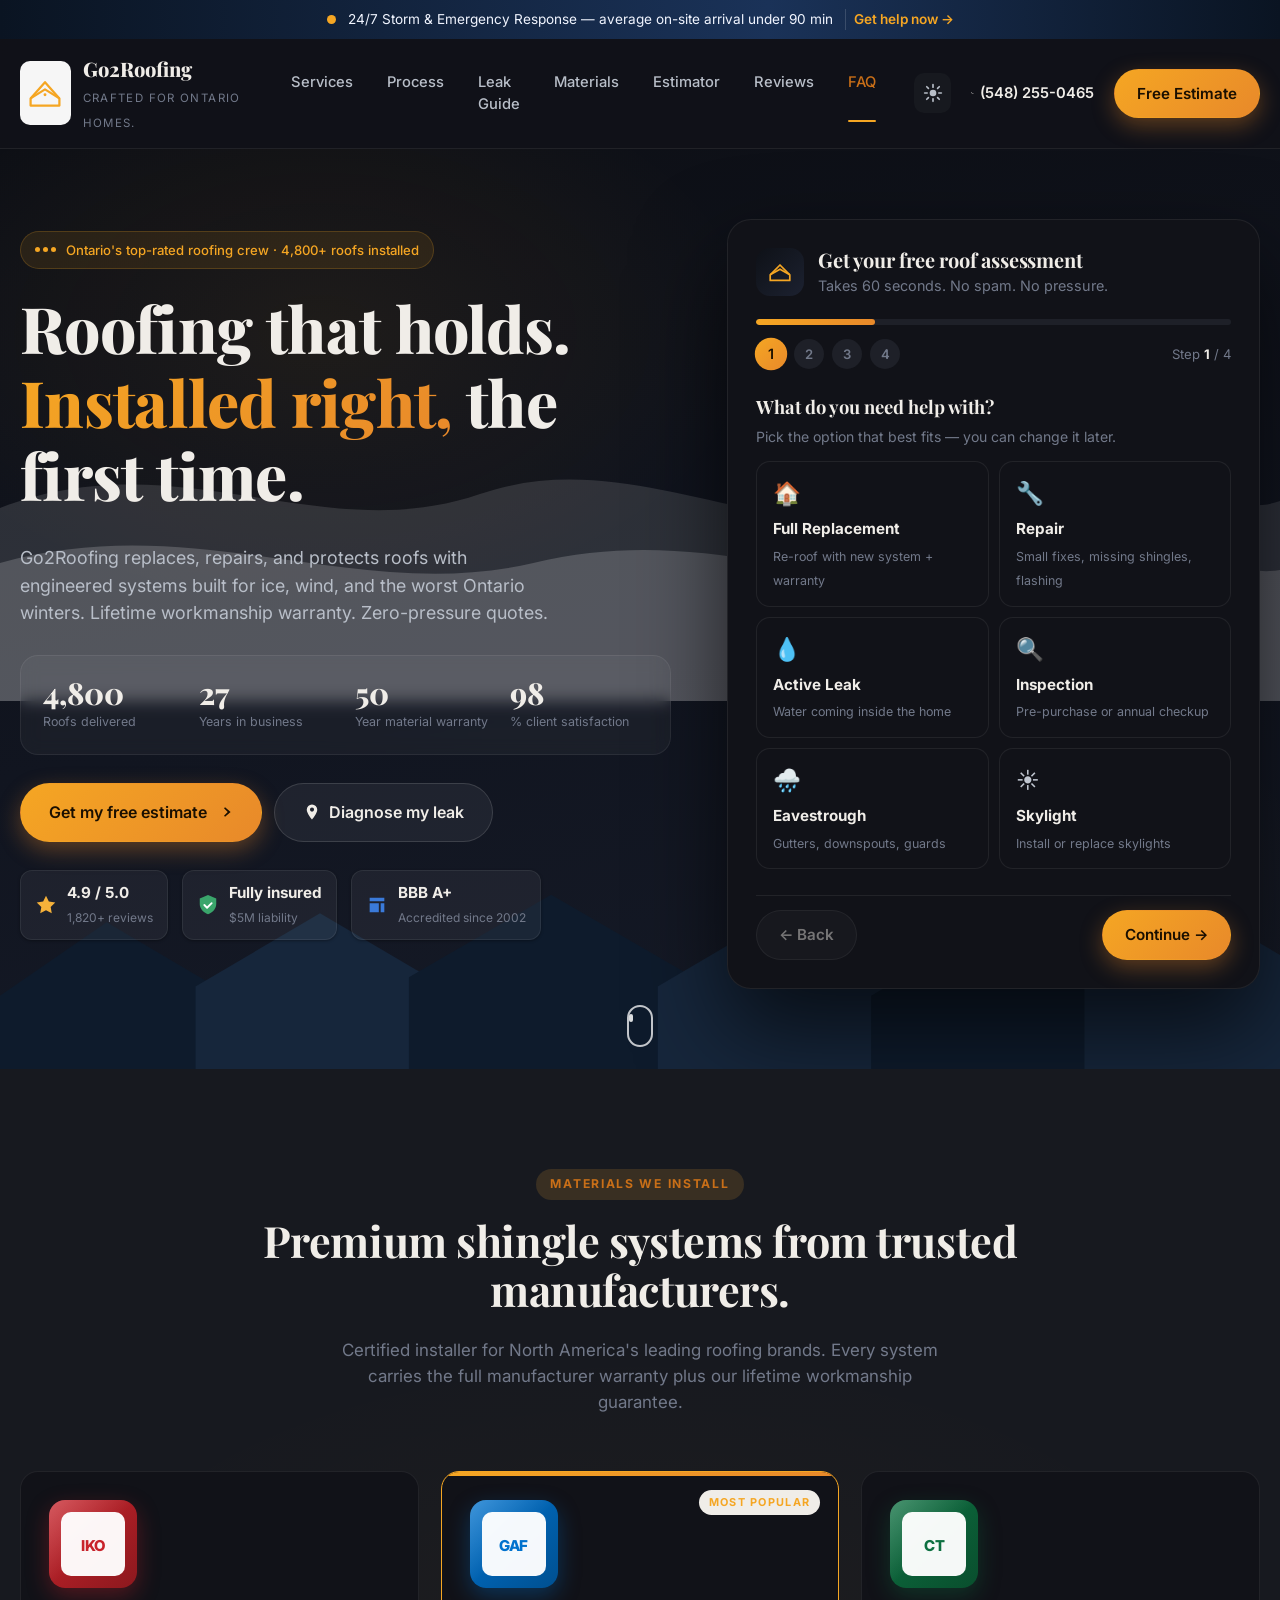
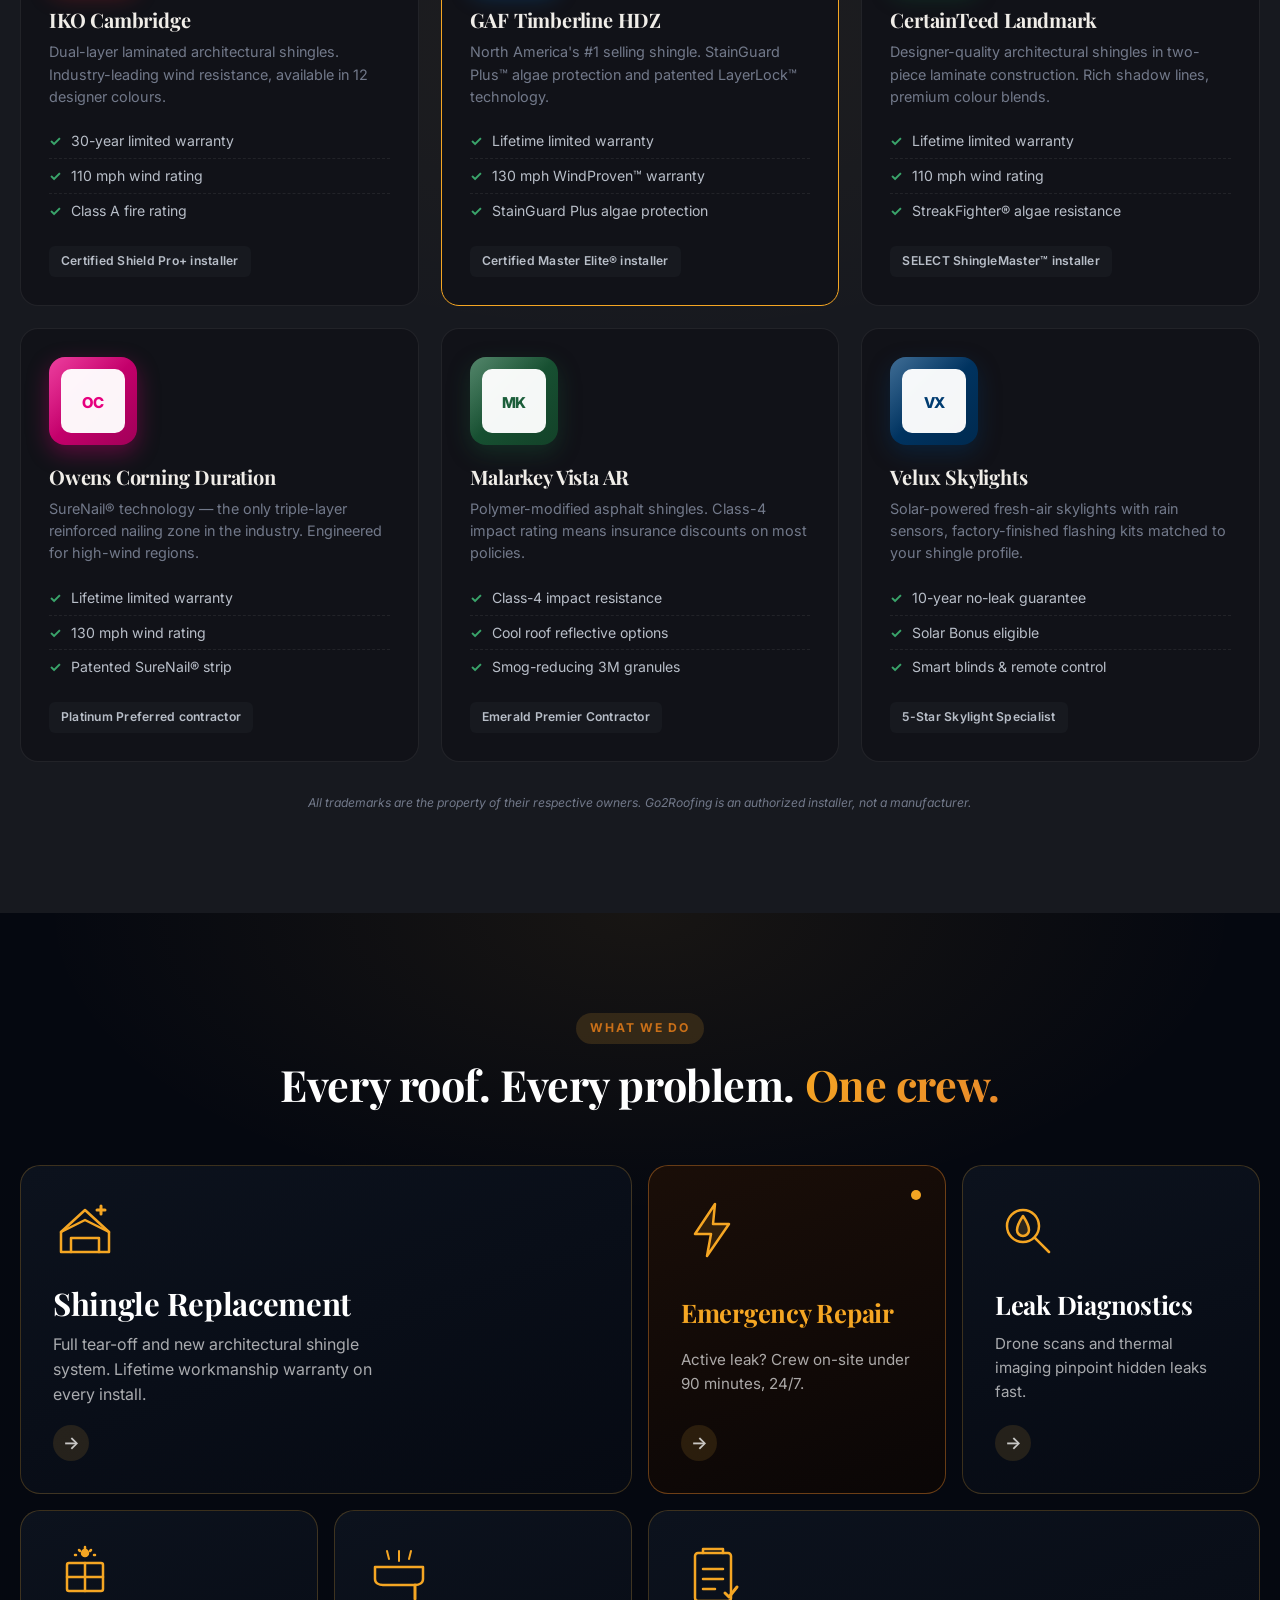
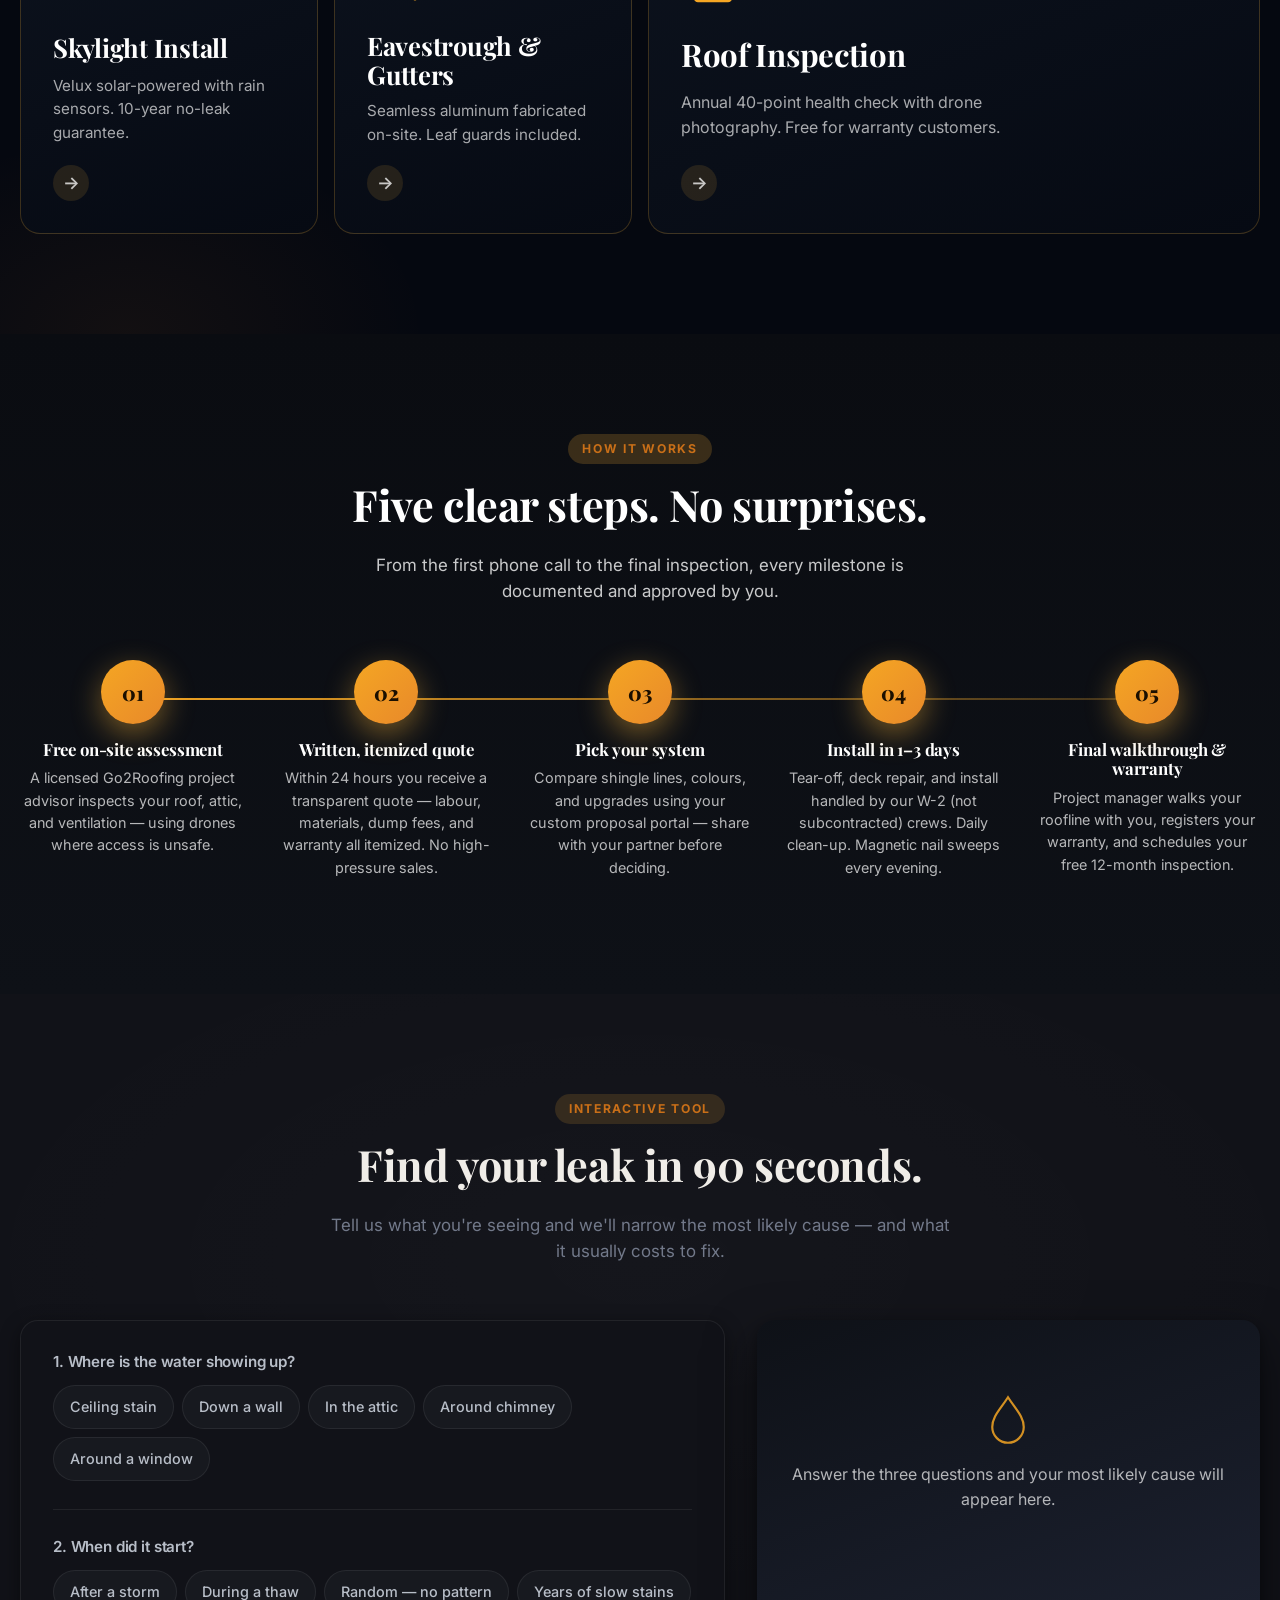
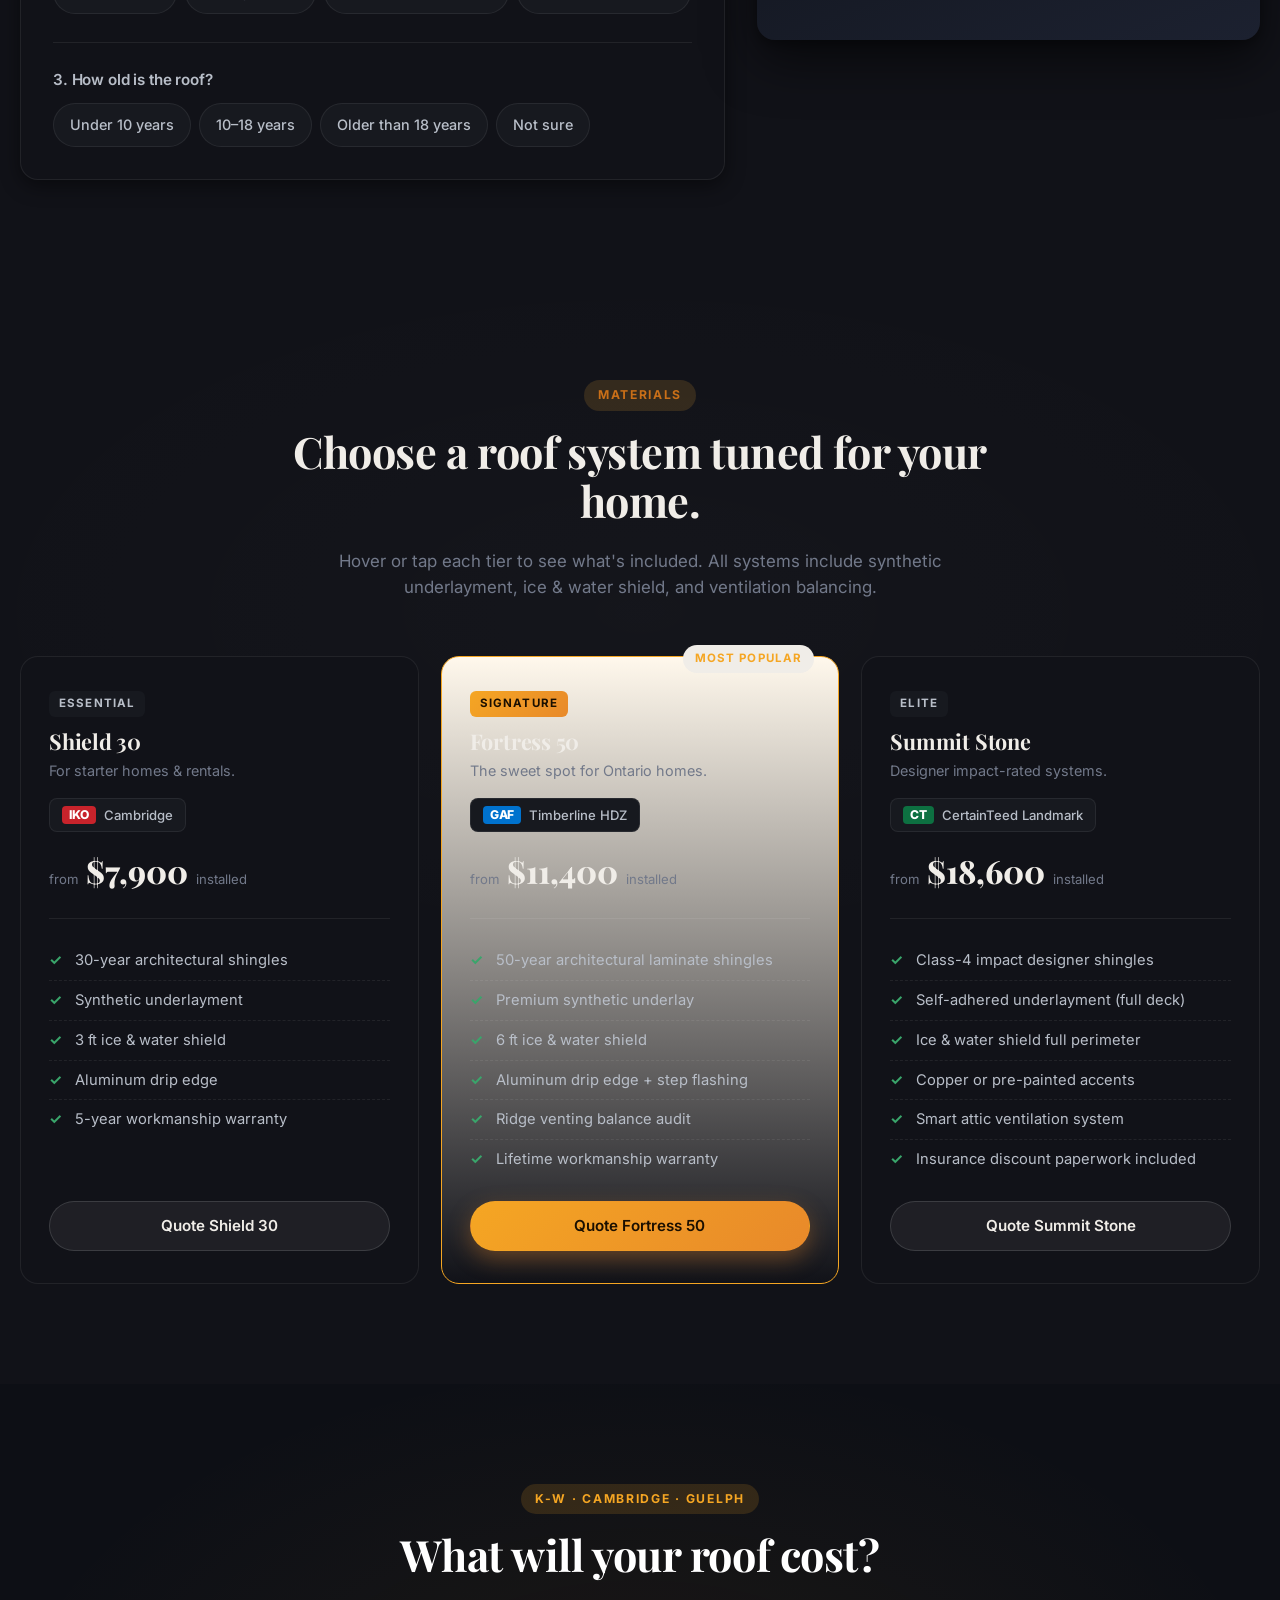
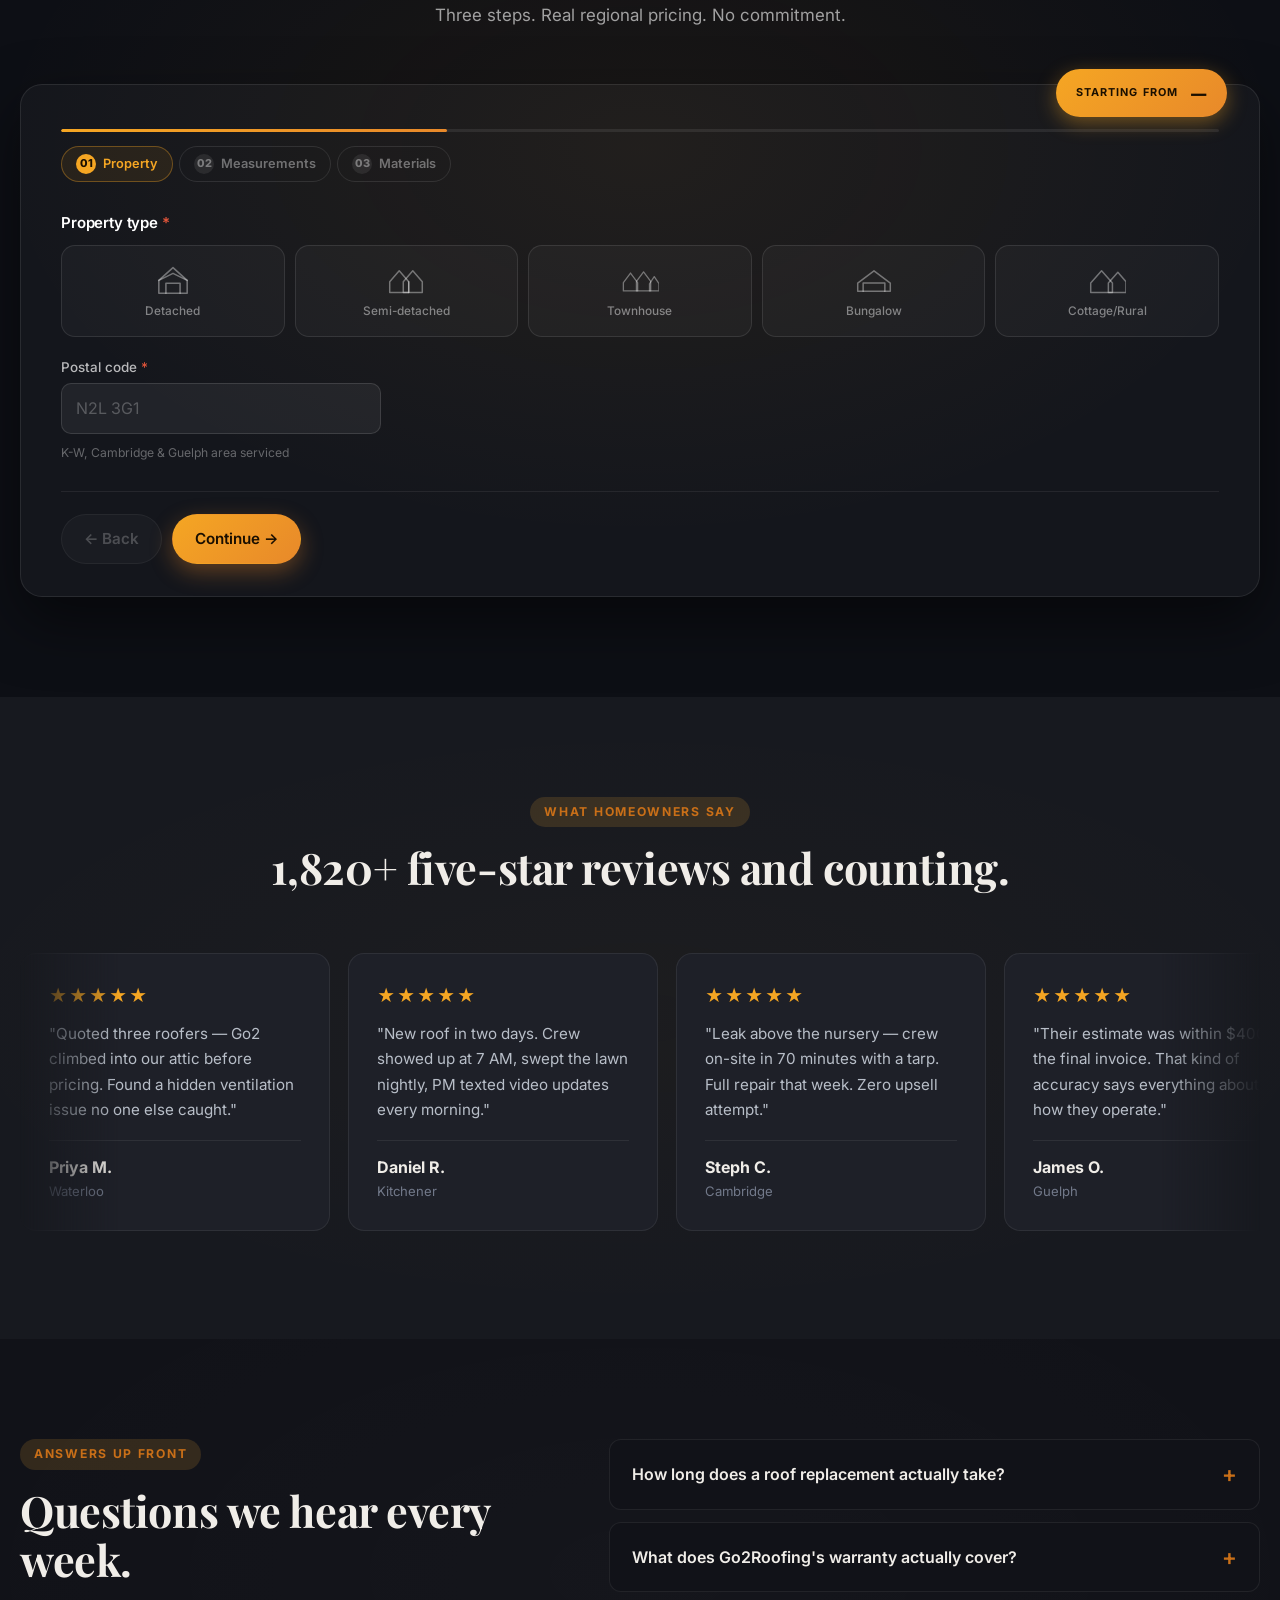
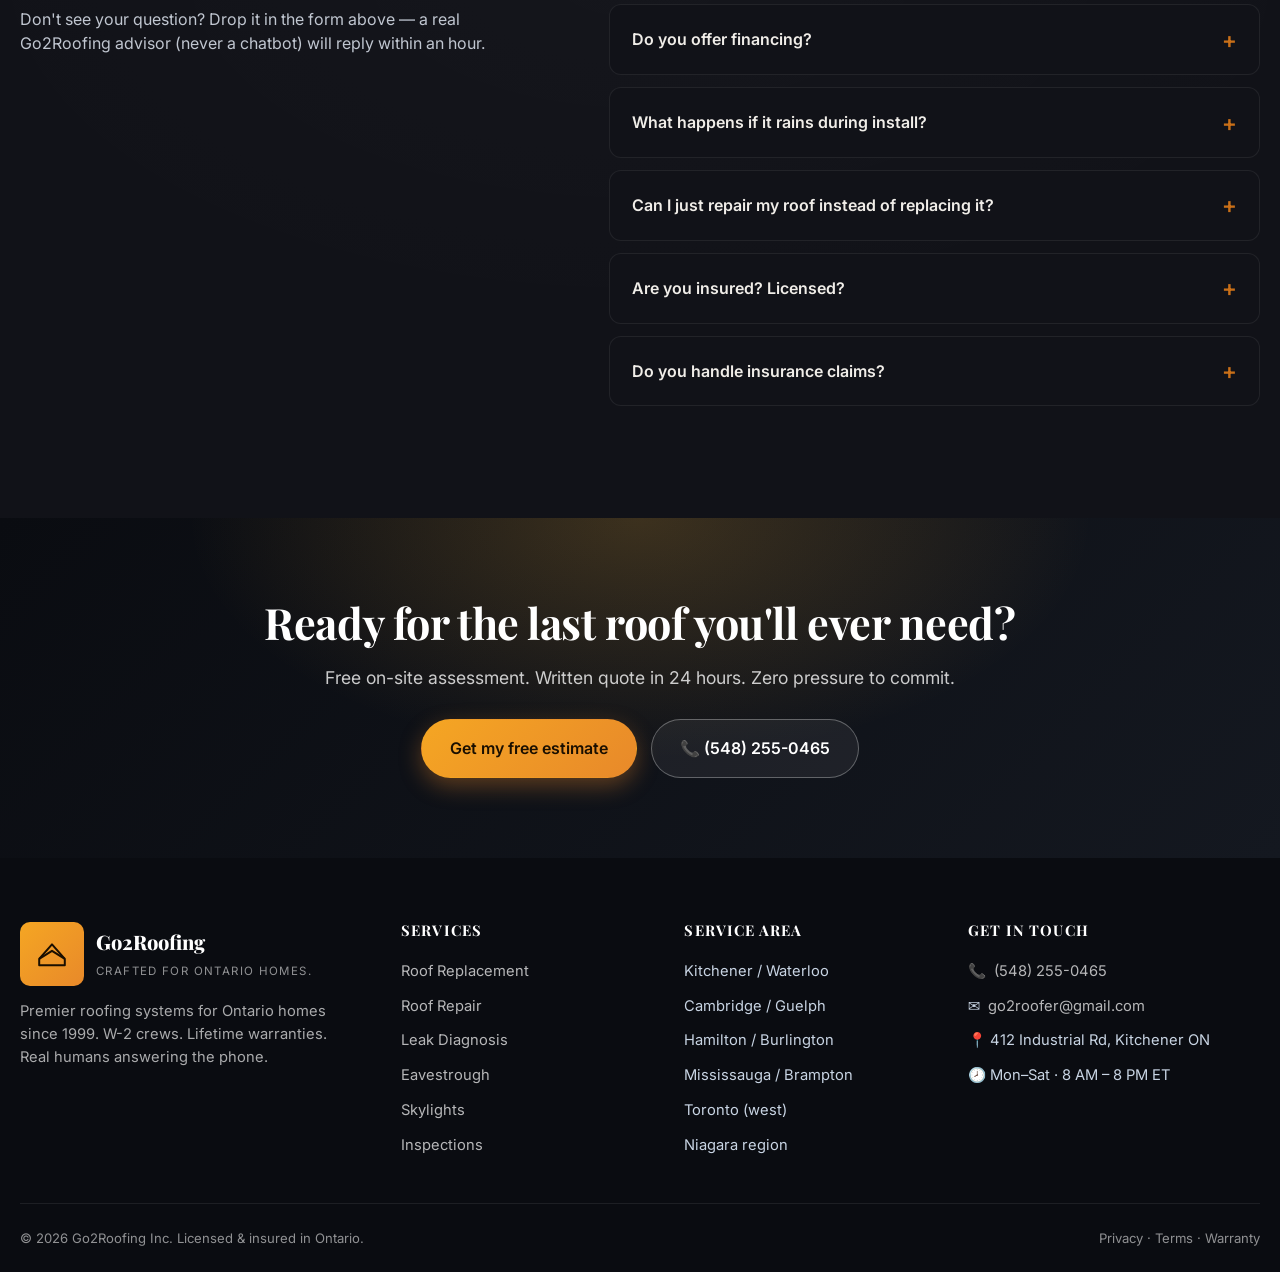
<file: go2roofing/index.html>
<!DOCTYPE html>
<html lang="en">
<head>
  <meta charset="UTF-8" />
  <meta name="viewport" content="width=device-width, initial-scale=1.0" />
  <title>Go2Roofing — Premium Roofing Contractors | Repair, Replacement & Inspections</title>
  <meta name="description" content="Go2Roofing delivers expert roof repair, replacement, leak diagnosis, and emergency service. Licensed, insured, and rated 5 stars across Ontario." />
  <link rel="preconnect" href="https://fonts.googleapis.com" />
  <link rel="preconnect" href="https://fonts.gstatic.com" crossorigin />
  <link href="https://fonts.googleapis.com/css2?family=Inter:wght@300;400;500;600;700;800&family=Playfair+Display:wght@600;700;800&display=swap" rel="stylesheet" />
  <link rel="stylesheet" href="styles.css" />
</head>
<body>
  <!-- ===== Announcement bar ===== -->
  <div class="announce">
    <div class="container announce-inner">
      <span class="pulse-dot"></span>
      <span>24/7 Storm &amp; Emergency Response — average on-site arrival under 90 min</span>
      <a href="#contact" class="announce-cta">Get help now →</a>
    </div>
  </div>

  <!-- ===== Header ===== -->
  <header class="site-header" id="siteHeader">
    <div class="container header-inner">
      <a href="#top" class="brand">
        <span class="brand-mark" aria-hidden="true">
          <svg viewBox="0 0 40 40" width="36" height="36">
            <path d="M4 26 L20 8 L36 26 L36 34 L4 34 Z" fill="none" stroke="currentColor" stroke-width="2.5" stroke-linejoin="round"/>
            <path d="M4 26 L20 16 L36 26" fill="none" stroke="currentColor" stroke-width="2.5" stroke-linejoin="round"/>
            <circle cx="20" cy="22" r="1.6" fill="currentColor"/>
          </svg>
        </span>
        <span class="brand-text">
          <strong>Go2Roofing</strong>
          <em>Crafted for Ontario homes.</em>
        </span>
      </a>

      <nav class="nav" aria-label="Primary">
        <a href="#services">Services</a>
        <a href="#process">Process</a>
        <a href="#leak-guide">Leak Guide</a>
        <a href="#products">Materials</a>
        <a href="#estimator">Estimator</a>
        <a href="#reviews">Reviews</a>
        <a href="#faq">FAQ</a>
      </nav>

      <div class="header-actions">
        <button class="icon-btn" id="themeToggle" aria-label="Toggle theme">
          <svg class="icon-sun" viewBox="0 0 24 24" width="20" height="20"><circle cx="12" cy="12" r="4" fill="currentColor"/><g stroke="currentColor" stroke-width="2" stroke-linecap="round"><line x1="12" y1="2" x2="12" y2="5"/><line x1="12" y1="19" x2="12" y2="22"/><line x1="2" y1="12" x2="5" y2="12"/><line x1="19" y1="12" x2="22" y2="12"/><line x1="4.5" y1="4.5" x2="6.5" y2="6.5"/><line x1="17.5" y1="17.5" x2="19.5" y2="19.5"/><line x1="4.5" y1="19.5" x2="6.5" y2="17.5"/><line x1="17.5" y1="6.5" x2="19.5" y2="4.5"/></g></svg>
          <svg class="icon-moon" viewBox="0 0 24 24" width="20" height="20"><path d="M21 13.5A9 9 0 1 1 10.5 3a7 7 0 0 0 10.5 10.5z" fill="currentColor"/></svg>
        </button>
        <a href="tel:+15482550465" class="phone-link">
          <svg viewBox="0 0 24 24" width="16" height="16"><path fill="currentColor" d="M6.6 10.8a15.1 15.1 0 0 0 6.6 6.6l2.2-2.2a1 1 0 0 1 1-.25 11.4 11.4 0 0 0 3.6.57 1 1 0 0 1 1 1V20a1 1 0 0 1-1 1A17 17 0 0 1 3 4a1 1 0 0 1 1-1h3.5a1 1 0 0 1 1 1 11.4 11.4 0 0 0 .57 3.6 1 1 0 0 1-.25 1z"/></svg>
          (548) 255-0465
        </a>
        <a href="#contact" class="btn btn-primary">Free Estimate</a>
        <button class="hamburger" id="hamburger" aria-label="Open menu"><span></span><span></span><span></span></button>
      </div>
    </div>
    <div class="mobile-nav" id="mobileNav">
      <a href="#services">Services</a>
      <a href="#process">Process</a>
      <a href="#leak-guide">Leak Guide</a>
      <a href="#products">Materials</a>
      <a href="#estimator">Estimator</a>
      <a href="#reviews">Reviews</a>
      <a href="#faq">FAQ</a>
      <a href="#contact" class="btn btn-primary btn-block">Free Estimate</a>
    </div>
  </header>

  <main id="top">
    <!-- ===== Hero ===== -->
    <section class="hero">
      <div class="hero-bg" aria-hidden="true">
        <div class="hero-sky"></div>
        <svg class="hero-clouds" viewBox="0 0 1440 400" preserveAspectRatio="none">
          <path d="M0,260 C200,210 360,290 540,250 C720,210 880,300 1080,260 C1260,225 1380,270 1440,255 L1440,400 L0,400 Z" fill="rgba(255,255,255,0.12)"/>
          <path d="M0,300 C220,260 400,330 600,300 C820,265 980,340 1200,310 C1340,290 1400,310 1440,305 L1440,400 L0,400 Z" fill="rgba(255,255,255,0.18)"/>
        </svg>
        <svg class="hero-roofs" viewBox="0 0 1440 240" preserveAspectRatio="none">
          <polygon points="0,240 0,160 120,80 260,160 260,240" fill="#0e1b2c"/>
          <polygon points="220,240 220,150 360,70 500,150 500,240" fill="#16263b"/>
          <polygon points="460,240 460,140 620,50 780,140 780,240" fill="#0e1b2c"/>
          <polygon points="740,240 740,150 880,70 1020,150 1020,240" fill="#16263b"/>
          <polygon points="980,240 980,160 1120,80 1260,160 1260,240" fill="#0e1b2c"/>
          <polygon points="1220,240 1220,150 1360,70 1500,150 1500,240" fill="#16263b"/>
        </svg>
      </div>

      <div class="container hero-content">
        <div class="hero-copy">
          <div class="eyebrow">
            <span class="dot-row"><span></span><span></span><span></span></span>
            Ontario&apos;s top-rated roofing crew · 4,800+ roofs installed
          </div>
          <h1>Roofing that holds. <span class="accent">Installed right,</span> the first time.</h1>
          <p class="lede">
            Go2Roofing replaces, repairs, and protects roofs with engineered systems built for
            ice, wind, and the worst Ontario winters. Lifetime workmanship warranty. Zero-pressure quotes.
          </p>

          <div class="hero-stats">
            <div><strong data-count="4800">0</strong><span>Roofs delivered</span></div>
            <div><strong data-count="27">0</strong><span>Years in business</span></div>
            <div><strong data-count="50">0</strong><span>Year material warranty</span></div>
            <div><strong data-count="98">0</strong><span>% client satisfaction</span></div>
          </div>

          <div class="hero-actions">
            <a href="#contact" class="btn btn-primary btn-lg">
              Get my free estimate
              <svg viewBox="0 0 24 24" width="18" height="18"><path fill="currentColor" d="M5 12h12l-5-5 1.4-1.4L20.8 12l-7.4 6.4L12 17l5-5H5z"/></svg>
            </a>
            <a href="#leak-guide" class="btn btn-ghost btn-lg">
              <svg viewBox="0 0 24 24" width="18" height="18"><path fill="currentColor" d="M12 2a7 7 0 0 0-7 7c0 5 7 13 7 13s7-8 7-13a7 7 0 0 0-7-7zm0 9.5A2.5 2.5 0 1 1 12 6a2.5 2.5 0 0 1 0 5.5z"/></svg>
              Diagnose my leak
            </a>
          </div>

          <div class="hero-trust">
            <div class="trust-badges">
              <div class="badge">
                <svg viewBox="0 0 24 24" width="22" height="22"><path fill="#f5b13a" d="M12 2l3.1 6.3 7 1-5 4.9 1.2 6.9L12 17.8 5.7 21l1.2-6.9-5-4.9 7-1z"/></svg>
                <div><strong>4.9 / 5.0</strong><span>1,820+ reviews</span></div>
              </div>
              <div class="badge">
                <svg viewBox="0 0 24 24" width="22" height="22"><path fill="#3aa56b" d="M12 1l9 4v6c0 5-3.8 9.6-9 11-5.2-1.4-9-6-9-11V5l9-4z"/><path d="M8 12l3 3 5-5" stroke="white" stroke-width="2" fill="none" stroke-linecap="round" stroke-linejoin="round"/></svg>
                <div><strong>Fully insured</strong><span>$5M liability</span></div>
              </div>
              <div class="badge">
                <svg viewBox="0 0 24 24" width="22" height="22"><path fill="#3a7ad9" d="M4 4h16v4H4zM4 10h10v10H4zM16 10h4v10h-4z"/></svg>
                <div><strong>BBB A+</strong><span>Accredited since 2002</span></div>
              </div>
            </div>
          </div>
        </div>

        <!-- ===== Multi-step lead form ===== -->
        <aside class="lead-card" id="contact">
          <div class="lead-head">
            <div class="lead-icon">
              <svg viewBox="0 0 40 40" width="28" height="28"><path d="M6 24L20 10L34 24V32H6Z" fill="none" stroke="currentColor" stroke-width="2.4" stroke-linejoin="round"/><path d="M6 24L20 16L34 24" stroke="currentColor" stroke-width="2.4" fill="none" stroke-linejoin="round"/></svg>
            </div>
            <div>
              <h3>Get your free roof assessment</h3>
              <p>Takes 60 seconds. No spam. No pressure.</p>
            </div>
          </div>

          <div class="progress">
            <div class="progress-bar" id="progressBar"></div>
            <div class="progress-meta">
              <div class="steps">
                <span class="step active" data-step="1">1</span>
                <span class="step" data-step="2">2</span>
                <span class="step" data-step="3">3</span>
                <span class="step" data-step="4">4</span>
              </div>
              <div class="step-counter">Step <strong id="stepNum">1</strong> / 4</div>
            </div>
          </div>

          <form class="lead-form" id="leadForm" novalidate>
            <!-- Step 1: Service -->
            <fieldset class="step-panel active" data-panel="1">
              <legend>
                <span class="panel-title">What do you need help with?</span>
                <span class="panel-sub">Pick the option that best fits — you can change it later.</span>
              </legend>
              <div class="choice-grid">
                <label class="choice">
                  <input type="radio" name="service" value="Replacement" required />
                  <div class="choice-card">
                    <span class="choice-emoji">🏠</span>
                    <strong>Full Replacement</strong>
                    <small>Re-roof with new system + warranty</small>
                  </div>
                </label>
                <label class="choice">
                  <input type="radio" name="service" value="Repair" />
                  <div class="choice-card">
                    <span class="choice-emoji">🔧</span>
                    <strong>Repair</strong>
                    <small>Small fixes, missing shingles, flashing</small>
                  </div>
                </label>
                <label class="choice">
                  <input type="radio" name="service" value="Leak" />
                  <div class="choice-card">
                    <span class="choice-emoji">💧</span>
                    <strong>Active Leak</strong>
                    <small>Water coming inside the home</small>
                  </div>
                </label>
                <label class="choice">
                  <input type="radio" name="service" value="Inspection" />
                  <div class="choice-card">
                    <span class="choice-emoji">🔍</span>
                    <strong>Inspection</strong>
                    <small>Pre-purchase or annual checkup</small>
                  </div>
                </label>
                <label class="choice">
                  <input type="radio" name="service" value="Eaves" />
                  <div class="choice-card">
                    <span class="choice-emoji">🌧️</span>
                    <strong>Eavestrough</strong>
                    <small>Gutters, downspouts, guards</small>
                  </div>
                </label>
                <label class="choice">
                  <input type="radio" name="service" value="Skylight" />
                  <div class="choice-card">
                    <span class="choice-emoji">☀️</span>
                    <strong>Skylight</strong>
                    <small>Install or replace skylights</small>
                  </div>
                </label>
              </div>
            </fieldset>

            <!-- Step 2: Property -->
            <fieldset class="step-panel" data-panel="2">
              <legend>
                <span class="panel-title">Tell us about the property</span>
                <span class="panel-sub">Rough estimates are fine — we&apos;ll confirm on site.</span>
              </legend>
              <div class="field-grid">
                <label class="field">
                  <span>Property type</span>
                  <select name="propertyType" required>
                    <option value="">Select…</option>
                    <option>Single-family home</option>
                    <option>Townhome</option>
                    <option>Duplex / Triplex</option>
                    <option>Commercial</option>
                    <option>Cottage / Rural</option>
                  </select>
                </label>
                <label class="field">
                  <span>Number of storeys</span>
                  <select name="storeys" required>
                    <option value="">Select…</option>
                    <option>1</option><option>1.5</option><option>2</option><option>2.5</option><option>3+</option>
                  </select>
                </label>
                <label class="field">
                  <span>Approx. roof age</span>
                  <select name="roofAge">
                    <option value="">Not sure</option>
                    <option>Under 5 years</option>
                    <option>5–10 years</option>
                    <option>10–15 years</option>
                    <option>15–20 years</option>
                    <option>20+ years</option>
                  </select>
                </label>
                <label class="field">
                  <span>Approx. square footage</span>
                  <input type="number" name="sqft" min="200" max="20000" placeholder="e.g. 1800" />
                </label>
              </div>
              <div class="field">
                <span>Anything else we should know?</span>
                <textarea name="notes" rows="3" placeholder="Active leak above kitchen? Insurance claim? Skylight included?"></textarea>
              </div>
            </fieldset>

            <!-- Step 3: Timing -->
            <fieldset class="step-panel" data-panel="3">
              <legend>
                <span class="panel-title">When would you like work to start?</span>
                <span class="panel-sub">We&apos;ll match you to the next available certified crew.</span>
              </legend>
              <div class="choice-grid two">
                <label class="choice">
                  <input type="radio" name="timing" value="ASAP" required />
                  <div class="choice-card"><strong>ASAP — Emergency</strong><small>Active leak / storm damage</small></div>
                </label>
                <label class="choice">
                  <input type="radio" name="timing" value="2 weeks" />
                  <div class="choice-card"><strong>Within 2 weeks</strong><small>Priority scheduling</small></div>
                </label>
                <label class="choice">
                  <input type="radio" name="timing" value="1–2 months" />
                  <div class="choice-card"><strong>1–2 months</strong><small>Most popular window</small></div>
                </label>
                <label class="choice">
                  <input type="radio" name="timing" value="Just exploring" />
                  <div class="choice-card"><strong>Just exploring</strong><small>Planning &amp; budgeting</small></div>
                </label>
              </div>
              <label class="field budget">
                <span>Budget comfort (slide to share, optional)</span>
                <input type="range" id="budgetSlider" name="budget" min="2000" max="40000" step="500" value="12000" />
                <output id="budgetOut">$12,000</output>
              </label>
            </fieldset>

            <!-- Step 4: Contact -->
            <fieldset class="step-panel" data-panel="4">
              <legend>
                <span class="panel-title">Where should we send your estimate?</span>
                <span class="panel-sub">We&apos;ll never sell your data. Promise.</span>
              </legend>
              <div class="field-grid">
                <label class="field">
                  <span>First name *</span>
                  <input type="text" name="firstName" required placeholder="Jane" />
                </label>
                <label class="field">
                  <span>Last name *</span>
                  <input type="text" name="lastName" required placeholder="Doe" />
                </label>
                <label class="field">
                  <span>Email</span>
                  <input type="email" name="email" placeholder="jane@email.com" />
                </label>
                <label class="field">
                  <span>Phone</span>
                  <input type="tel" name="phone" placeholder="(548) 255-0465" />
                </label>
                <label class="field full">
                  <span>Property address</span>
                  <input type="text" name="address" placeholder="123 Maple St, Kitchener ON" />
                </label>
              </div>
              <label class="checkbox">
                <input type="checkbox" name="consent" required />
                <span>I agree to be contacted by Go2Roofing about my request.</span>
              </label>
            </fieldset>

            <div class="form-nav">
              <button type="button" class="btn btn-ghost" id="prevBtn" disabled>← Back</button>
              <button type="button" class="btn btn-primary" id="nextBtn">Continue →</button>
              <button type="submit" class="btn btn-primary" id="submitBtn" hidden>Send my request</button>
            </div>

            <div class="form-success" id="formSuccess" hidden>
              <div class="success-icon">
                <svg viewBox="0 0 52 52" width="52" height="52"><circle cx="26" cy="26" r="24" fill="none" stroke="#3aa56b" stroke-width="3"/><path d="M14 27l8 8 16-18" fill="none" stroke="#3aa56b" stroke-width="4" stroke-linecap="round" stroke-linejoin="round"/></svg>
              </div>
              <h4>Got it — your request is in.</h4>
              <p>A Go2Roofing project advisor will reach out within <strong>30 minutes</strong> during business hours (8 AM – 8 PM ET).</p>
              <a href="#services" class="btn btn-ghost">Explore our services</a>
            </div>
          </form>
        </aside>
      </div>

      <a href="#services" class="scroll-cue" aria-label="Scroll to services">
        <span></span>
      </a>
    </section>

    <!-- ===== Brand showcase ===== -->
    <section class="section brands" id="brands">
      <div class="container">
        <header class="section-head">
          <span class="kicker">Materials we install</span>
          <h2>Premium shingle systems from trusted manufacturers.</h2>
          <p>Certified installer for North America&apos;s leading roofing brands. Every system carries the full manufacturer warranty plus our lifetime workmanship guarantee.</p>
        </header>

        <div class="brand-grid">
          <article class="brand-card" data-brand="iko">
            <div class="brand-logo" style="--brand-color:#c8232b;">
              <div class="brand-mark"><span>IKO</span></div>
            </div>
            <h3>IKO Cambridge</h3>
            <p class="brand-line">Dual-layer laminated architectural shingles. Industry-leading wind resistance, available in 12 designer colours.</p>
            <ul class="brand-features">
              <li>30-year limited warranty</li>
              <li>110 mph wind rating</li>
              <li>Class A fire rating</li>
            </ul>
            <span class="brand-cert">Certified Shield Pro+ installer</span>
          </article>

          <article class="brand-card featured" data-brand="gaf">
            <span class="brand-ribbon">Most popular</span>
            <div class="brand-logo" style="--brand-color:#0072ce;">
              <div class="brand-mark"><span>GAF</span></div>
            </div>
            <h3>GAF Timberline HDZ</h3>
            <p class="brand-line">North America&apos;s #1 selling shingle. StainGuard Plus&trade; algae protection and patented LayerLock&trade; technology.</p>
            <ul class="brand-features">
              <li>Lifetime limited warranty</li>
              <li>130 mph WindProven&trade; warranty</li>
              <li>StainGuard Plus algae protection</li>
            </ul>
            <span class="brand-cert">Certified Master Elite&reg; installer</span>
          </article>

          <article class="brand-card" data-brand="certainteed">
            <div class="brand-logo" style="--brand-color:#0d7041;">
              <div class="brand-mark"><span>CT</span></div>
            </div>
            <h3>CertainTeed Landmark</h3>
            <p class="brand-line">Designer-quality architectural shingles in two-piece laminate construction. Rich shadow lines, premium colour blends.</p>
            <ul class="brand-features">
              <li>Lifetime limited warranty</li>
              <li>110 mph wind rating</li>
              <li>StreakFighter&reg; algae resistance</li>
            </ul>
            <span class="brand-cert">SELECT ShingleMaster&trade; installer</span>
          </article>

          <article class="brand-card" data-brand="owens">
            <div class="brand-logo" style="--brand-color:#e6007e;">
              <div class="brand-mark"><span>OC</span></div>
            </div>
            <h3>Owens Corning Duration</h3>
            <p class="brand-line">SureNail&reg; technology — the only triple-layer reinforced nailing zone in the industry. Engineered for high-wind regions.</p>
            <ul class="brand-features">
              <li>Lifetime limited warranty</li>
              <li>130 mph wind rating</li>
              <li>Patented SureNail&reg; strip</li>
            </ul>
            <span class="brand-cert">Platinum Preferred contractor</span>
          </article>

          <article class="brand-card" data-brand="malarkey">
            <div class="brand-logo" style="--brand-color:#1b5e3a;">
              <div class="brand-mark"><span>MK</span></div>
            </div>
            <h3>Malarkey Vista AR</h3>
            <p class="brand-line">Polymer-modified asphalt shingles. Class-4 impact rating means insurance discounts on most policies.</p>
            <ul class="brand-features">
              <li>Class-4 impact resistance</li>
              <li>Cool roof reflective options</li>
              <li>Smog-reducing 3M granules</li>
            </ul>
            <span class="brand-cert">Emerald Premier Contractor</span>
          </article>

          <article class="brand-card" data-brand="velux">
            <div class="brand-logo" style="--brand-color:#003c71;">
              <div class="brand-mark"><span>VX</span></div>
            </div>
            <h3>Velux Skylights</h3>
            <p class="brand-line">Solar-powered fresh-air skylights with rain sensors, factory-finished flashing kits matched to your shingle profile.</p>
            <ul class="brand-features">
              <li>10-year no-leak guarantee</li>
              <li>Solar Bonus eligible</li>
              <li>Smart blinds &amp; remote control</li>
            </ul>
            <span class="brand-cert">5-Star Skylight Specialist</span>
          </article>
        </div>

        <p class="brand-disclaimer">All trademarks are the property of their respective owners. Go2Roofing is an authorized installer, not a manufacturer.</p>
      </div>
    </section>

    <!-- ===== Services (Bento) ===== -->
    <section class="section services-bento" id="services">
      <div class="container">
        <header class="section-head">
          <span class="kicker">What we do</span>
          <h2>Every roof. Every problem. <span class="accent-text">One crew.</span></h2>
        </header>

        <div class="bento-grid">
          <!-- Tile 1: Shingle Replacement (wide hero) -->
          <a href="#contact" class="bento-tile bento-wide" data-tile="replacement">
            <div class="bento-icon">
              <svg viewBox="0 0 64 64" fill="none" stroke="currentColor" stroke-width="2.5" stroke-linecap="round" stroke-linejoin="round">
                <path d="M8 34L32 12L56 34V54H8Z"/>
                <path d="M18 54V40h28v14"/>
                <path d="M8 34L32 22L56 34"/>
                <path d="M48 8L48 16M44 12L52 12" stroke-width="3"/>
              </svg>
            </div>
            <h3>Shingle Replacement</h3>
            <p>Full tear-off and new architectural shingle system. Lifetime workmanship warranty on every install.</p>
            <span class="bento-arrow">→</span>
          </a>

          <!-- Tile 2: Emergency Repair (urgent) -->
          <a href="#contact" class="bento-tile bento-emergency" data-tile="emergency">
            <div class="bento-pulse"></div>
            <div class="bento-icon">
              <svg viewBox="0 0 64 64" fill="none" stroke="currentColor" stroke-width="2.5" stroke-linecap="round" stroke-linejoin="round">
                <path d="M34 6L14 36H30L26 58L48 26H32L34 6Z" fill="currentColor" fill-opacity=".12"/>
              </svg>
            </div>
            <h3>Emergency Repair</h3>
            <p>Active leak? Crew on-site under 90 minutes, 24/7.</p>
            <span class="bento-arrow">→</span>
          </a>

          <!-- Tile 3: Leak Diagnostics -->
          <a href="#leak-guide" class="bento-tile" data-tile="leak">
            <div class="bento-icon">
              <svg viewBox="0 0 64 64" fill="none" stroke="currentColor" stroke-width="2.5" stroke-linecap="round" stroke-linejoin="round">
                <circle cx="28" cy="28" r="16"/>
                <path d="M40 40L54 54"/>
                <path d="M28 18C24 24 22 28 22 32a6 6 0 0 0 12 0c0-4-2-8-6-14z" fill="currentColor" fill-opacity=".15"/>
              </svg>
            </div>
            <h3>Leak Diagnostics</h3>
            <p>Drone scans and thermal imaging pinpoint hidden leaks fast.</p>
            <span class="bento-arrow">→</span>
          </a>

          <!-- Tile 4: Skylights -->
          <a href="#products" class="bento-tile" data-tile="skylights">
            <div class="bento-icon">
              <svg viewBox="0 0 64 64" fill="none" stroke="currentColor" stroke-width="2.5" stroke-linecap="round" stroke-linejoin="round">
                <rect x="14" y="20" width="36" height="28" rx="2"/>
                <path d="M14 34L50 34M32 20L32 48"/>
                <circle cx="32" cy="10" r="3" fill="currentColor"/>
                <path d="M32 4L32 6M26 7L27 8M38 7L37 8M22 12L23 12M42 12L41 12"/>
              </svg>
            </div>
            <h3>Skylight Install</h3>
            <p>Velux solar-powered with rain sensors. 10-year no-leak guarantee.</p>
            <span class="bento-arrow">→</span>
          </a>

          <!-- Tile 5: Eavestrough -->
          <a href="#contact" class="bento-tile" data-tile="eaves">
            <div class="bento-icon">
              <svg viewBox="0 0 64 64" fill="none" stroke="currentColor" stroke-width="2.5" stroke-linecap="round" stroke-linejoin="round">
                <path d="M8 24L56 24L56 36C56 40 52 42 48 42L16 42C12 42 8 40 8 36Z"/>
                <path d="M48 42L48 56" stroke-width="3"/>
                <path d="M20 8L22 16M32 8L32 18M44 8L42 16" stroke-width="2"/>
              </svg>
            </div>
            <h3>Eavestrough &amp; Gutters</h3>
            <p>Seamless aluminum fabricated on-site. Leaf guards included.</p>
            <span class="bento-arrow">→</span>
          </a>

          <!-- Tile 6: Roof Inspection (wide bottom) -->
          <a href="#contact" class="bento-tile bento-wide" data-tile="inspection">
            <div class="bento-icon">
              <svg viewBox="0 0 64 64" fill="none" stroke="currentColor" stroke-width="2.5" stroke-linecap="round" stroke-linejoin="round">
                <rect x="14" y="10" width="36" height="48" rx="3"/>
                <path d="M22 10L22 6L42 6L42 10"/>
                <path d="M22 26L42 26M22 36L42 36M22 46L34 46"/>
                <path d="M44 50L48 54L56 44" stroke-width="3"/>
              </svg>
            </div>
            <h3>Roof Inspection</h3>
            <p>Annual 40-point health check with drone photography. Free for warranty customers.</p>
            <span class="bento-arrow">→</span>
          </a>
        </div>
      </div>
    </section>

    <!-- ===== Process ===== -->
    <section class="section process" id="process">
      <div class="container">
        <header class="section-head light">
          <span class="kicker">How it works</span>
          <h2>Five clear steps. No surprises.</h2>
          <p>From the first phone call to the final inspection, every milestone is documented and approved by you.</p>
        </header>

        <ol class="timeline">
          <li>
            <span class="t-num">01</span>
            <h4>Free on-site assessment</h4>
            <p>A licensed Go2Roofing project advisor inspects your roof, attic, and ventilation — using drones where access is unsafe.</p>
          </li>
          <li>
            <span class="t-num">02</span>
            <h4>Written, itemized quote</h4>
            <p>Within 24 hours you receive a transparent quote — labour, materials, dump fees, and warranty all itemized. No high-pressure sales.</p>
          </li>
          <li>
            <span class="t-num">03</span>
            <h4>Pick your system</h4>
            <p>Compare shingle lines, colours, and upgrades using your custom proposal portal — share with your partner before deciding.</p>
          </li>
          <li>
            <span class="t-num">04</span>
            <h4>Install in 1–3 days</h4>
            <p>Tear-off, deck repair, and install handled by our W-2 (not subcontracted) crews. Daily clean-up. Magnetic nail sweeps every evening.</p>
          </li>
          <li>
            <span class="t-num">05</span>
            <h4>Final walkthrough &amp; warranty</h4>
            <p>Project manager walks your roofline with you, registers your warranty, and schedules your free 12-month inspection.</p>
          </li>
        </ol>
      </div>
    </section>

    <!-- ===== Roof Leak Guide ===== -->
    <section class="section leak-guide" id="leak-guide">
      <div class="container">
        <header class="section-head">
          <span class="kicker">Interactive tool</span>
          <h2>Find your leak in 90 seconds.</h2>
          <p>Tell us what you&apos;re seeing and we&apos;ll narrow the most likely cause — and what it usually costs to fix.</p>
        </header>

        <div class="leak-tool">
          <div class="leak-questions">
            <div class="leak-q" data-q="1">
              <h4>1. Where is the water showing up?</h4>
              <div class="chip-row">
                <button type="button" class="chip" data-key="ceiling">Ceiling stain</button>
                <button type="button" class="chip" data-key="wall">Down a wall</button>
                <button type="button" class="chip" data-key="attic">In the attic</button>
                <button type="button" class="chip" data-key="chimney">Around chimney</button>
                <button type="button" class="chip" data-key="window">Around a window</button>
              </div>
            </div>
            <div class="leak-q" data-q="2">
              <h4>2. When did it start?</h4>
              <div class="chip-row">
                <button type="button" class="chip" data-key="storm">After a storm</button>
                <button type="button" class="chip" data-key="thaw">During a thaw</button>
                <button type="button" class="chip" data-key="random">Random — no pattern</button>
                <button type="button" class="chip" data-key="years">Years of slow stains</button>
              </div>
            </div>
            <div class="leak-q" data-q="3">
              <h4>3. How old is the roof?</h4>
              <div class="chip-row">
                <button type="button" class="chip" data-key="new">Under 10 years</button>
                <button type="button" class="chip" data-key="mid">10–18 years</button>
                <button type="button" class="chip" data-key="old">Older than 18 years</button>
                <button type="button" class="chip" data-key="unknown">Not sure</button>
              </div>
            </div>
          </div>

          <aside class="leak-result" id="leakResult">
            <div class="leak-empty">
              <svg viewBox="0 0 64 64" width="56" height="56"><path d="M32 6c-9 14-18 22-18 34a18 18 0 0 0 36 0c0-12-9-20-18-34z" fill="none" stroke="currentColor" stroke-width="2.5"/></svg>
              <p>Answer the three questions and your most likely cause will appear here.</p>
            </div>
            <div class="leak-card" hidden>
              <span class="leak-tag" id="leakTag">Most likely cause</span>
              <h4 id="leakTitle"></h4>
              <p id="leakDetail"></p>
              <div class="leak-meta">
                <div><span>Typical repair</span><strong id="leakCost"></strong></div>
                <div><span>Urgency</span><strong id="leakUrgency"></strong></div>
              </div>
              <a href="#contact" class="btn btn-primary btn-block">Book a free leak diagnosis</a>
            </div>
          </aside>
        </div>
      </div>
    </section>

    <!-- ===== Product comparison ===== -->
    <section class="section products" id="products">
      <div class="container">
        <header class="section-head">
          <span class="kicker">Materials</span>
          <h2>Choose a roof system tuned for your home.</h2>
          <p>Hover or tap each tier to see what&apos;s included. All systems include synthetic underlayment, ice &amp; water shield, and ventilation balancing.</p>
        </header>

        <div class="tier-grid">
          <article class="tier" data-tier="essential">
            <div class="tier-head">
              <span class="tier-tag">Essential</span>
              <h3>Shield 30</h3>
              <p>For starter homes &amp; rentals.</p>
              <span class="tier-brand"><em style="--brand-color:#c8232b;">IKO</em> Cambridge</span>
              <div class="tier-price"><span>from</span><strong>$7,900</strong><em>installed</em></div>
            </div>
            <ul class="tier-list">
              <li>30-year architectural shingles</li>
              <li>Synthetic underlayment</li>
              <li>3 ft ice &amp; water shield</li>
              <li>Aluminum drip edge</li>
              <li>5-year workmanship warranty</li>
            </ul>
            <a href="#contact" class="btn btn-ghost btn-block">Quote Shield 30</a>
          </article>

          <article class="tier featured" data-tier="signature">
            <div class="tier-head">
              <span class="tier-tag accent">Signature</span>
              <span class="tier-best">Most popular</span>
              <h3>Fortress 50</h3>
              <p>The sweet spot for Ontario homes.</p>
              <span class="tier-brand"><em style="--brand-color:#0072ce;">GAF</em> Timberline HDZ</span>
              <div class="tier-price"><span>from</span><strong>$11,400</strong><em>installed</em></div>
            </div>
            <ul class="tier-list">
              <li>50-year architectural laminate shingles</li>
              <li>Premium synthetic underlay</li>
              <li>6 ft ice &amp; water shield</li>
              <li>Aluminum drip edge + step flashing</li>
              <li>Ridge venting balance audit</li>
              <li>Lifetime workmanship warranty</li>
            </ul>
            <a href="#contact" class="btn btn-primary btn-block">Quote Fortress 50</a>
          </article>

          <article class="tier" data-tier="elite">
            <div class="tier-head">
              <span class="tier-tag">Elite</span>
              <h3>Summit Stone</h3>
              <p>Designer impact-rated systems.</p>
              <span class="tier-brand"><em style="--brand-color:#0d7041;">CT</em> CertainTeed Landmark</span>
              <div class="tier-price"><span>from</span><strong>$18,600</strong><em>installed</em></div>
            </div>
            <ul class="tier-list">
              <li>Class-4 impact designer shingles</li>
              <li>Self-adhered underlayment (full deck)</li>
              <li>Ice &amp; water shield full perimeter</li>
              <li>Copper or pre-painted accents</li>
              <li>Smart attic ventilation system</li>
              <li>Insurance discount paperwork included</li>
            </ul>
            <a href="#contact" class="btn btn-ghost btn-block">Quote Summit Stone</a>
          </article>
        </div>
      </div>
    </section>

    <!-- ===== Quote Calculator ===== -->
    <section class="section ec-section" id="estimator">
      <div class="container">
        <header class="section-head">
          <span class="kicker">K-W · Cambridge · Guelph</span>
          <h2>What will your roof cost?</h2>
          <p>Three steps. Real regional pricing. No commitment.</p>
        </header>

        <div class="ec-wrap">
          <div class="ec-live" id="ecLive">
            <span>Starting from</span>
            <strong id="ecLiveAmt">—</strong>
          </div>

          <div class="ec-prog">
            <div class="ec-prog-bar"><div class="ec-prog-fill" id="ecProgFill" style="width:33%"></div></div>
            <div class="ec-prog-labels">
              <span class="ec-label active" data-s="1"><em>01</em> Property</span>
              <span class="ec-label" data-s="2"><em>02</em> Measurements</span>
              <span class="ec-label" data-s="3"><em>03</em> Materials</span>
            </div>
          </div>

          <div class="ec-panel active" data-p="1">
            <h4>Property type <span class="req">*</span></h4>
            <div class="ec-type-grid">
              <label class="ec-type"><input type="radio" name="ecType" value="house" data-mult="1.0" /><div><svg viewBox="0 0 52 48" fill="none" stroke="currentColor" stroke-width="2.2" stroke-linecap="round" stroke-linejoin="round"><path d="M6 26L26 8L46 26V44H6Z"/><path d="M16 44V30h20v14"/><path d="M6 26L26 16L46 26"/></svg><span>Detached</span></div></label>
              <label class="ec-type"><input type="radio" name="ecType" value="semi" data-mult="0.92" /><div><svg viewBox="0 0 56 48" fill="none" stroke="currentColor" stroke-width="2.2" stroke-linecap="round" stroke-linejoin="round"><path d="M4 28L18 12L32 28V44H4Z"/><path d="M24 28L38 12L52 28V44H24Z"/><line x1="32" y1="28" x2="32" y2="44"/></svg><span>Semi-detached</span></div></label>
              <label class="ec-type"><input type="radio" name="ecType" value="town" data-mult="0.85" /><div><svg viewBox="0 0 64 48" fill="none" stroke="currentColor" stroke-width="2.2" stroke-linecap="round" stroke-linejoin="round"><path d="M4 30L16 14L28 30V44H4Z"/><path d="M26 28L38 12L50 28V44H26Z"/><path d="M48 32L56 20L64 32V44H48Z"/></svg><span>Townhouse</span></div></label>
              <label class="ec-type"><input type="radio" name="ecType" value="bungalow" data-mult="0.95" /><div><svg viewBox="0 0 56 40" fill="none" stroke="currentColor" stroke-width="2.2" stroke-linecap="round" stroke-linejoin="round"><path d="M4 26L28 8L52 26V38H4Z"/><path d="M12 38V26h32v12"/></svg><span>Bungalow</span></div></label>
              <label class="ec-type"><input type="radio" name="ecType" value="rural" data-mult="1.08" /><div><svg viewBox="0 0 56 48" fill="none" stroke="currentColor" stroke-width="2.2" stroke-linecap="round" stroke-linejoin="round"><path d="M4 30L20 12L36 30V44H4Z"/><path d="M30 30L44 14L56 28V44H30Z"/></svg><span>Cottage/Rural</span></div></label>
            </div>
            <div class="ec-postal-row">
              <label class="field">
                <span>Postal code <span class="req">*</span></span>
                <input type="text" id="ecPostal" placeholder="N2L 3G1" maxlength="7" autocomplete="postal-code" />
                <small class="field-hint" id="ecPostalHint">K-W, Cambridge &amp; Guelph area serviced</small>
              </label>
            </div>
          </div>

          <div class="ec-panel" data-p="2">
            <div class="ec-meas-cols">
              <div>
                <h4>Square footage <span class="req">*</span></h4>
                <label class="field"><input type="number" id="ecSqft" min="400" max="12000" step="50" placeholder="e.g. 1,800 sqft" /><small class="field-hint">Unsure? home footprint × 1.3</small></label>
                <h4 style="margin-top:20px">Storeys <span class="req">*</span></h4>
                <div class="ec-storey-row">
                  <label class="ec-opt"><input type="radio" name="ecStoreys" value="1" data-mult="1.0" /><span>1</span></label>
                  <label class="ec-opt"><input type="radio" name="ecStoreys" value="1.5" data-mult="1.05" /><span>1.5</span></label>
                  <label class="ec-opt"><input type="radio" name="ecStoreys" value="2" data-mult="1.10" /><span>2</span></label>
                  <label class="ec-opt"><input type="radio" name="ecStoreys" value="2.5" data-mult="1.18" /><span>2.5</span></label>
                  <label class="ec-opt"><input type="radio" name="ecStoreys" value="3" data-mult="1.28" /><span>3+</span></label>
                </div>
              </div>
              <div>
                <h4>Roof pitch <span class="req">*</span></h4>
                <div class="ec-pitch-grid">
                  <label class="ec-pitch"><input type="radio" name="ecPitch" value="low" data-mult="1.00" /><div><svg viewBox="0 0 50 24" fill="none" stroke="currentColor" stroke-width="2.5"><path d="M4 22L46 22L46 15L25 6L4 15Z"/></svg><span>Low 4/12</span></div></label>
                  <label class="ec-pitch"><input type="radio" name="ecPitch" value="med" data-mult="1.10" /><div><svg viewBox="0 0 50 24" fill="none" stroke="currentColor" stroke-width="2.5"><path d="M4 22L46 22L46 14L25 3L4 14Z"/></svg><span>Avg 6/12</span></div></label>
                  <label class="ec-pitch"><input type="radio" name="ecPitch" value="steep" data-mult="1.25" /><div><svg viewBox="0 0 50 24" fill="none" stroke="currentColor" stroke-width="2.5"><path d="M4 22L46 22L40 14L25 2L10 14Z"/></svg><span>Steep 8/12</span></div></label>
                  <label class="ec-pitch"><input type="radio" name="ecPitch" value="extreme" data-mult="1.45" /><div><svg viewBox="0 0 50 24" fill="none" stroke="currentColor" stroke-width="2.5"><path d="M4 22L46 22L34 14L25 1L16 14Z"/></svg><span>12/12+</span></div></label>
                </div>
              </div>
            </div>
            <h4 style="margin-top:26px">Roof complexity <span class="req">*</span></h4>
            <p style="color:var(--muted);font-size:.85rem;margin:-4px 0 14px">Affects shingle waste — more cuts = more material.</p>
            <div class="ec-complex-grid">
              <label class="ec-complex"><input type="radio" name="ecComplex" value="simple" data-waste="1.10" /><div><svg viewBox="0 0 50 32" fill="none" stroke="currentColor" stroke-width="2.2"><path d="M4 28L25 6L46 28Z"/></svg><strong>Simple gable</strong><small>×1.10</small></div></label>
              <label class="ec-complex"><input type="radio" name="ecComplex" value="hip" data-waste="1.15" /><div><svg viewBox="0 0 50 32" fill="none" stroke="currentColor" stroke-width="2.2"><path d="M25 4L46 16V28H4V16Z"/></svg><strong>Hip roof</strong><small>×1.15</small></div></label>
              <label class="ec-complex"><input type="radio" name="ecComplex" value="dormer" data-waste="1.20" /><div><svg viewBox="0 0 50 32" fill="none" stroke="currentColor" stroke-width="2.2"><path d="M2 28L25 6L48 28Z"/><path d="M17 28V20L25 12L33 20V28"/></svg><strong>Dormers</strong><small>×1.20</small></div></label>
              <label class="ec-complex"><input type="radio" name="ecComplex" value="cutup" data-waste="1.25" /><div><svg viewBox="0 0 50 32" fill="none" stroke="currentColor" stroke-width="2.2"><path d="M2 28L12 14L22 22L25 4L28 22L38 14L48 28Z"/></svg><strong>Multiple peaks</strong><small>×1.25</small></div></label>
            </div>
          </div>

          <div class="ec-panel" data-p="3">
            <h4>Choose your system <span class="req">*</span></h4>
            <div class="ec-tier-grid">
              <label class="ec-tier-card"><input type="radio" name="ecTier" value="shield30" data-rate="4.40" /><div class="ec-tier-inner"><span class="ec-tier-tag">Essential</span><strong>Shield 30</strong><span class="ec-brand-pill" style="--bc:#c8232b">IKO</span><p>30-yr arch shingles · 5-yr workmanship</p><em>$4.40<small>/sqft</small></em></div></label>
              <label class="ec-tier-card ec-pop"><input type="radio" name="ecTier" value="fortress50" data-rate="6.30" /><div class="ec-tier-inner"><span class="ec-tier-tag pop">Most installed</span><strong>Fortress 50</strong><span class="ec-brand-pill" style="--bc:#0072ce">GAF</span><p>50-yr laminate · Lifetime workmanship</p><em>$6.30<small>/sqft</small></em></div></label>
              <label class="ec-tier-card"><input type="radio" name="ecTier" value="summit" data-rate="10.40" /><div class="ec-tier-inner"><span class="ec-tier-tag">Premium</span><strong>Summit Stone</strong><span class="ec-brand-pill" style="--bc:#0d7041">CT</span><p>Class-4 impact · Insurance eligible</p><em>$10.40<small>/sqft</small></em></div></label>
            </div>
            <h4 style="margin-top:26px">Add-ons <span style="color:var(--muted);font-weight:400;font-size:.85rem">(optional)</span></h4>
            <div class="ec-addons">
              <label class="ec-addon"><input type="checkbox" id="ecRidge" checked /><span>Ridge venting <em>+$480</em></span></label>
              <label class="ec-addon"><input type="checkbox" id="ecEaves" /><span>Eavestrough 80lf <em>+$880</em></span></label>
              <label class="ec-addon"><input type="checkbox" id="ecSky" /><span>1 skylight <em>+$1,250</em></span></label>
              <label class="ec-addon"><input type="checkbox" id="ecSnow" /><span>Snow guards <em>+$580</em></span></label>
            </div>
          </div>

          <div class="ec-nav">
            <button type="button" class="btn btn-ghost" id="ecPrev" disabled>← Back</button>
            <button type="button" class="btn btn-primary" id="ecNext">Continue →</button>
            <button type="button" class="btn btn-primary ec-calc-btn" id="ecCalc" hidden>Get my price range →</button>
          </div>
        </div>

        <div class="ec-result" id="ecResult" hidden>
          <div class="ec-result-top">
            <div><span class="kicker">Your estimate</span><h3 id="ecResultTitle">Estimated price range</h3><p id="ecResultSub" class="ec-result-sub"></p></div>
            <button type="button" class="btn btn-ghost" id="ecRestart">Start over</button>
          </div>
          <div class="ec-range">
            <div class="ec-range-box"><span>Low estimate</span><strong id="ecRangeLow">—</strong></div>
            <div class="ec-range-div">–</div>
            <div class="ec-range-box high"><span>High estimate</span><strong id="ecRangeHigh">—</strong></div>
          </div>
          <div class="ec-breakdown" id="ecBreakdown"></div>
          <p class="ec-fine">± 8% variance — on-site assessment is always free and confirms your exact price.</p>
          <a href="#contact" class="btn btn-primary btn-lg">Book my free on-site visit →</a>
        </div>

      </div>
    </section>

    <!-- ===== Reviews ===== -->
    <section class="section reviews" id="reviews">
      <div class="container">
        <header class="section-head">
          <span class="kicker">What homeowners say</span>
          <h2>1,820+ five-star reviews and counting.</h2>
        </header>

        <div class="marquee-outer">
          <div class="marquee-track">
            <article class="review-card"><div class="stars">★★★★★</div><p>"Quoted three roofers — Go2 climbed into our attic before pricing. Found a hidden ventilation issue no one else caught."</p><footer><strong>Priya M.</strong><span>Waterloo</span></footer></article>
            <article class="review-card"><div class="stars">★★★★★</div><p>"New roof in two days. Crew showed up at 7 AM, swept the lawn nightly, PM texted video updates every morning."</p><footer><strong>Daniel R.</strong><span>Kitchener</span></footer></article>
            <article class="review-card"><div class="stars">★★★★★</div><p>"Leak above the nursery — crew on-site in 70 minutes with a tarp. Full repair that week. Zero upsell attempt."</p><footer><strong>Steph C.</strong><span>Cambridge</span></footer></article>
            <article class="review-card"><div class="stars">★★★★★</div><p>"Their estimate was within $400 of the final invoice. That kind of accuracy says everything about how they operate."</p><footer><strong>James O.</strong><span>Guelph</span></footer></article>
            <article class="review-card"><div class="stars">★★★★★</div><p>"Chimney flashing issue two other roofers misdiagnosed. Go2 found it in twenty minutes with thermal imaging."</p><footer><strong>Mia &amp; Tom L.</strong><span>Hamilton</span></footer></article>
            <article class="review-card"><div class="stars">★★★★★</div><p>"14 rental properties for 20 years — Go2 is the only contractor I rehire without getting competing bids."</p><footer><strong>Karim S.</strong><span>Mississauga</span></footer></article>
            <article class="review-card"><div class="stars">★★★★★</div><p>"Quoted three roofers — Go2 climbed into our attic before pricing. Found a hidden ventilation issue no one else caught."</p><footer><strong>Priya M.</strong><span>Waterloo</span></footer></article>
            <article class="review-card"><div class="stars">★★★★★</div><p>"New roof in two days. Crew showed up at 7 AM, swept the lawn nightly, PM texted video updates every morning."</p><footer><strong>Daniel R.</strong><span>Kitchener</span></footer></article>
            <article class="review-card"><div class="stars">★★★★★</div><p>"Leak above the nursery — crew on-site in 70 minutes with a tarp. Full repair that week. Zero upsell attempt."</p><footer><strong>Steph C.</strong><span>Cambridge</span></footer></article>
            <article class="review-card"><div class="stars">★★★★★</div><p>"Their estimate was within $400 of the final invoice. That kind of accuracy says everything about how they operate."</p><footer><strong>James O.</strong><span>Guelph</span></footer></article>
            <article class="review-card"><div class="stars">★★★★★</div><p>"Chimney flashing issue two other roofers misdiagnosed. Go2 found it in twenty minutes with thermal imaging."</p><footer><strong>Mia &amp; Tom L.</strong><span>Hamilton</span></footer></article>
            <article class="review-card"><div class="stars">★★★★★</div><p>"14 rental properties for 20 years — Go2 is the only contractor I rehire without getting competing bids."</p><footer><strong>Karim S.</strong><span>Mississauga</span></footer></article>
          </div>
        </div>
    </section>

    <!-- ===== FAQ ===== -->
    <section class="section faq" id="faq">
      <div class="container faq-grid">
        <div>
          <span class="kicker">Answers up front</span>
          <h2>Questions we hear every week.</h2>
          <p>Don&apos;t see your question? Drop it in the form above — a real Go2Roofing advisor (never a chatbot) will reply within an hour.</p>
        </div>
        <div class="faq-list">
          <details>
            <summary>How long does a roof replacement actually take?</summary>
            <p>For a typical Ontario home (1,800–2,400 sq ft), our W-2 crews complete tear-off and installation in 1–3 days. Larger homes, steep pitches, or multi-layer tear-offs extend that to 4–5 days. You&apos;ll get a written day-by-day schedule before we start.</p>
          </details>
          <details>
            <summary>What does Go2Roofing&apos;s warranty actually cover?</summary>
            <p>Every system ships with a lifetime workmanship warranty (transferable once if you sell) and the manufacturer&apos;s material warranty (30, 50, or lifetime depending on tier). Workmanship issues are remediated at zero cost — including labour, materials, and any interior repairs caused by the original install.</p>
          </details>
          <details>
            <summary>Do you offer financing?</summary>
            <p>Yes — 0% APR for 12 months and up to 120-month extended plans through our financing partner. Soft credit pulls only, decisions in under 5 minutes. Ask your advisor for current promos.</p>
          </details>
          <details>
            <summary>What happens if it rains during install?</summary>
            <p>Our crews monitor radar in 15-minute increments. If weather closes in, we tarp and seal every exposed deck section before leaving the site. Your home is never left vulnerable overnight — guaranteed in writing.</p>
          </details>
          <details>
            <summary>Can I just repair my roof instead of replacing it?</summary>
            <p>Often, yes. If your roof is under 15 years and the damage is localized, a targeted repair is the right answer — and we&apos;ll tell you that even if it&apos;s a smaller invoice for us. Go2 advisors are salaried, not commissioned.</p>
          </details>
          <details>
            <summary>Are you insured? Licensed?</summary>
            <p>Fully. $5M liability insurance, WSIB clearance on file, and certified Master Elite (GAF), Shield Pro+ (IKO), and SELECT (CertainTeed) installer. We&apos;ll email you all three on request before signing anything.</p>
          </details>
          <details>
            <summary>Do you handle insurance claims?</summary>
            <p>Yes. Storm/hail/wind damage assessments include a full photo + thermal report formatted for adjuster review. We can also meet your adjuster on-site at no charge.</p>
          </details>
        </div>
      </div>
    </section>

    <!-- ===== Final CTA ===== -->
    <section class="cta-final">
      <div class="container cta-inner">
        <h2>Ready for the last roof you&apos;ll ever need?</h2>
        <p>Free on-site assessment. Written quote in 24 hours. Zero pressure to commit.</p>
        <div class="cta-actions">
          <a href="#contact" class="btn btn-primary btn-lg">Get my free estimate</a>
          <a href="tel:+15482550465" class="btn btn-ghost btn-lg">📞 (548) 255-0465</a>
        </div>
      </div>
    </section>
  </main>

  <!-- ===== Footer ===== -->
  <footer class="site-footer">
    <div class="container footer-grid">
      <div>
        <a href="#top" class="brand">
          <span class="brand-mark">
            <svg viewBox="0 0 40 40" width="32" height="32"><path d="M4 26 L20 8 L36 26 L36 34 L4 34 Z" fill="none" stroke="currentColor" stroke-width="2.5" stroke-linejoin="round"/><path d="M4 26 L20 16 L36 26" fill="none" stroke="currentColor" stroke-width="2.5" stroke-linejoin="round"/></span>
          <span class="brand-text"><strong>Go2Roofing</strong><em>Crafted for Ontario homes.</em></span>
        </a>
        <p class="foot-blurb">Premier roofing systems for Ontario homes since 1999. W-2 crews. Lifetime warranties. Real humans answering the phone.</p>
      </div>

      <div>
        <h5>Services</h5>
        <ul>
          <li><a href="#services">Roof Replacement</a></li>
          <li><a href="#services">Roof Repair</a></li>
          <li><a href="#leak-guide">Leak Diagnosis</a></li>
          <li><a href="#services">Eavestrough</a></li>
          <li><a href="#services">Skylights</a></li>
          <li><a href="#services">Inspections</a></li>
        </ul>
      </div>

      <div>
        <h5>Service area</h5>
        <ul>
          <li>Kitchener / Waterloo</li>
          <li>Cambridge / Guelph</li>
          <li>Hamilton / Burlington</li>
          <li>Mississauga / Brampton</li>
          <li>Toronto (west)</li>
          <li>Niagara region</li>
        </ul>
      </div>

      <div>
        <h5>Get in touch</h5>
        <ul class="contact-list">
          <li>📞 <a href="tel:+15482550465">(548) 255-0465</a></li>
          <li>✉️ <a href="mailto:go2roofer@gmail.com">go2roofer@gmail.com</a></li>
          <li>📍 412 Industrial Rd, Kitchener ON</li>
          <li>🕗 Mon–Sat · 8 AM – 8 PM ET</li>
        </ul>
      </div>
    </div>
    <div class="container foot-bottom">
      <span>© <span id="year"></span> Go2Roofing Inc. Licensed &amp; insured in Ontario.</span>
      <span class="foot-links"><a href="#">Privacy</a> · <a href="#">Terms</a> · <a href="#">Warranty</a></span>
    </div>
  </footer>

  <script src="script.js"></script>
</body>
</html>
</file>
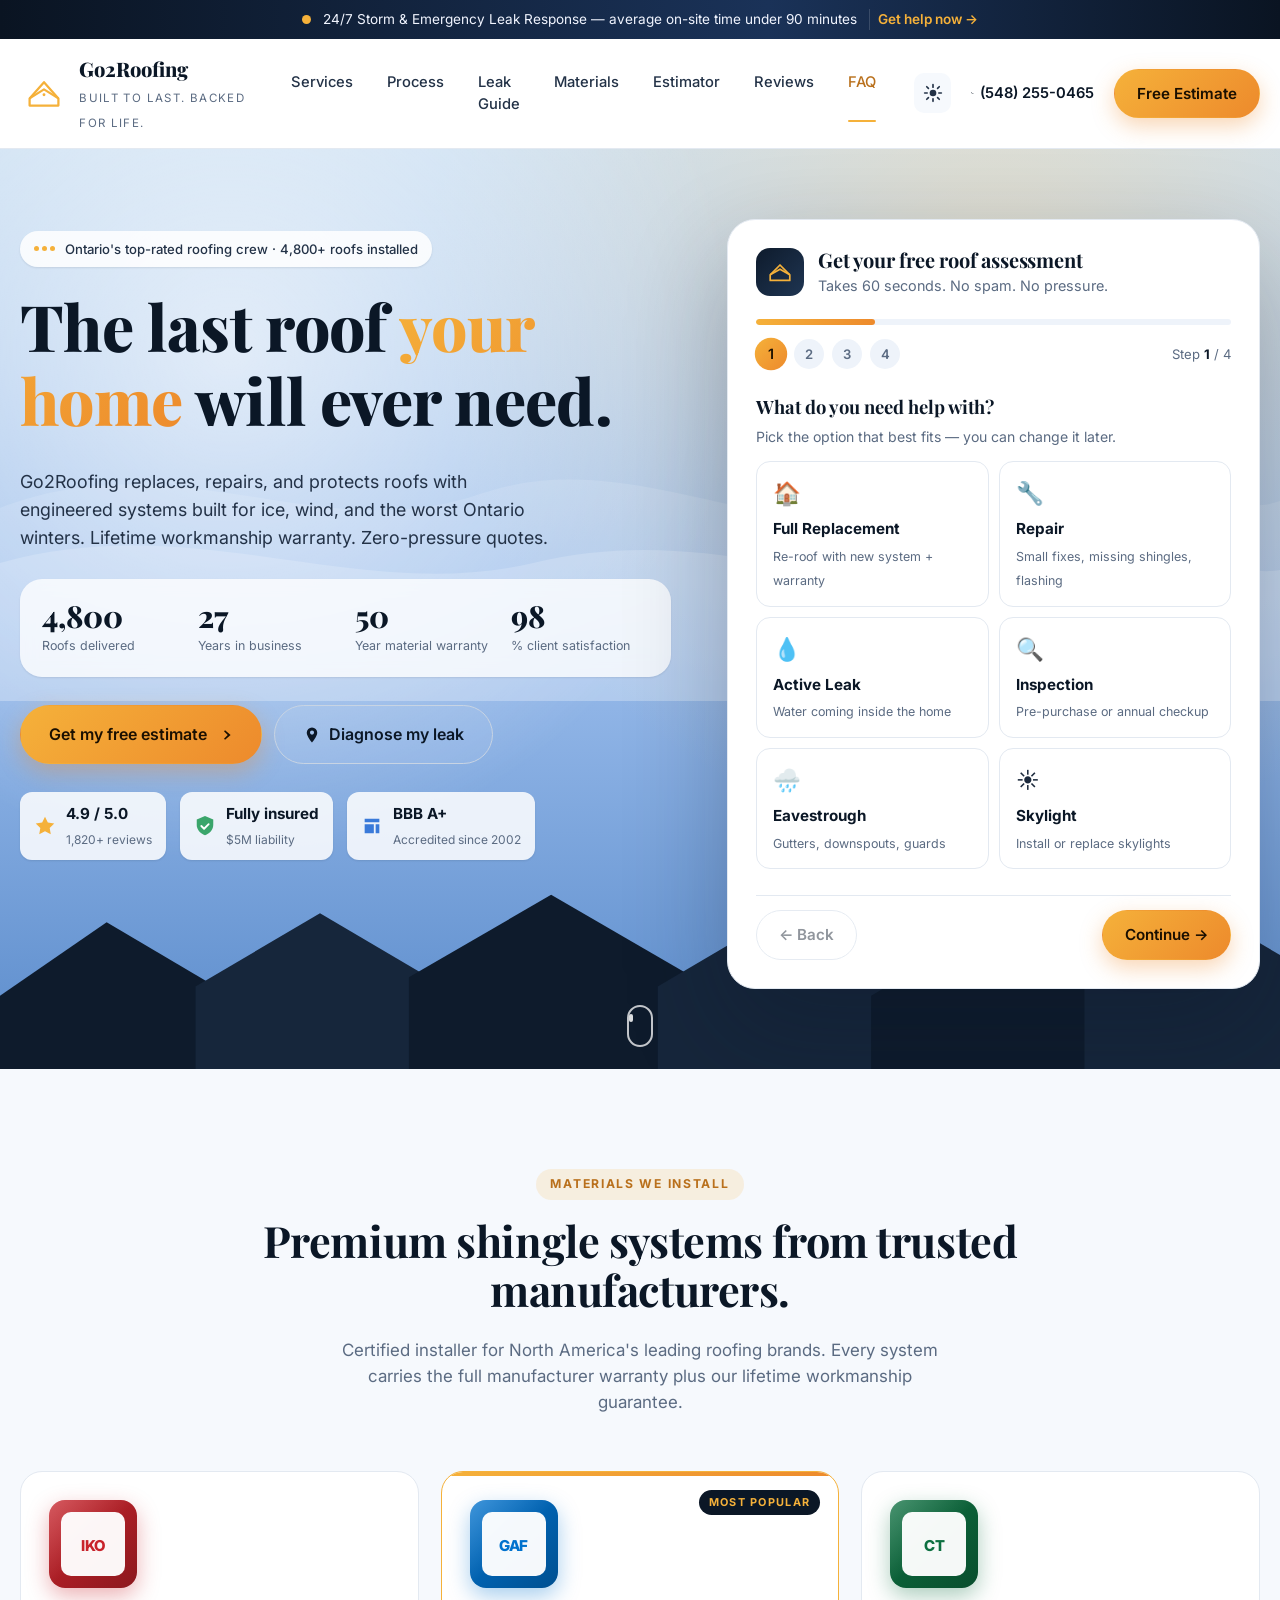
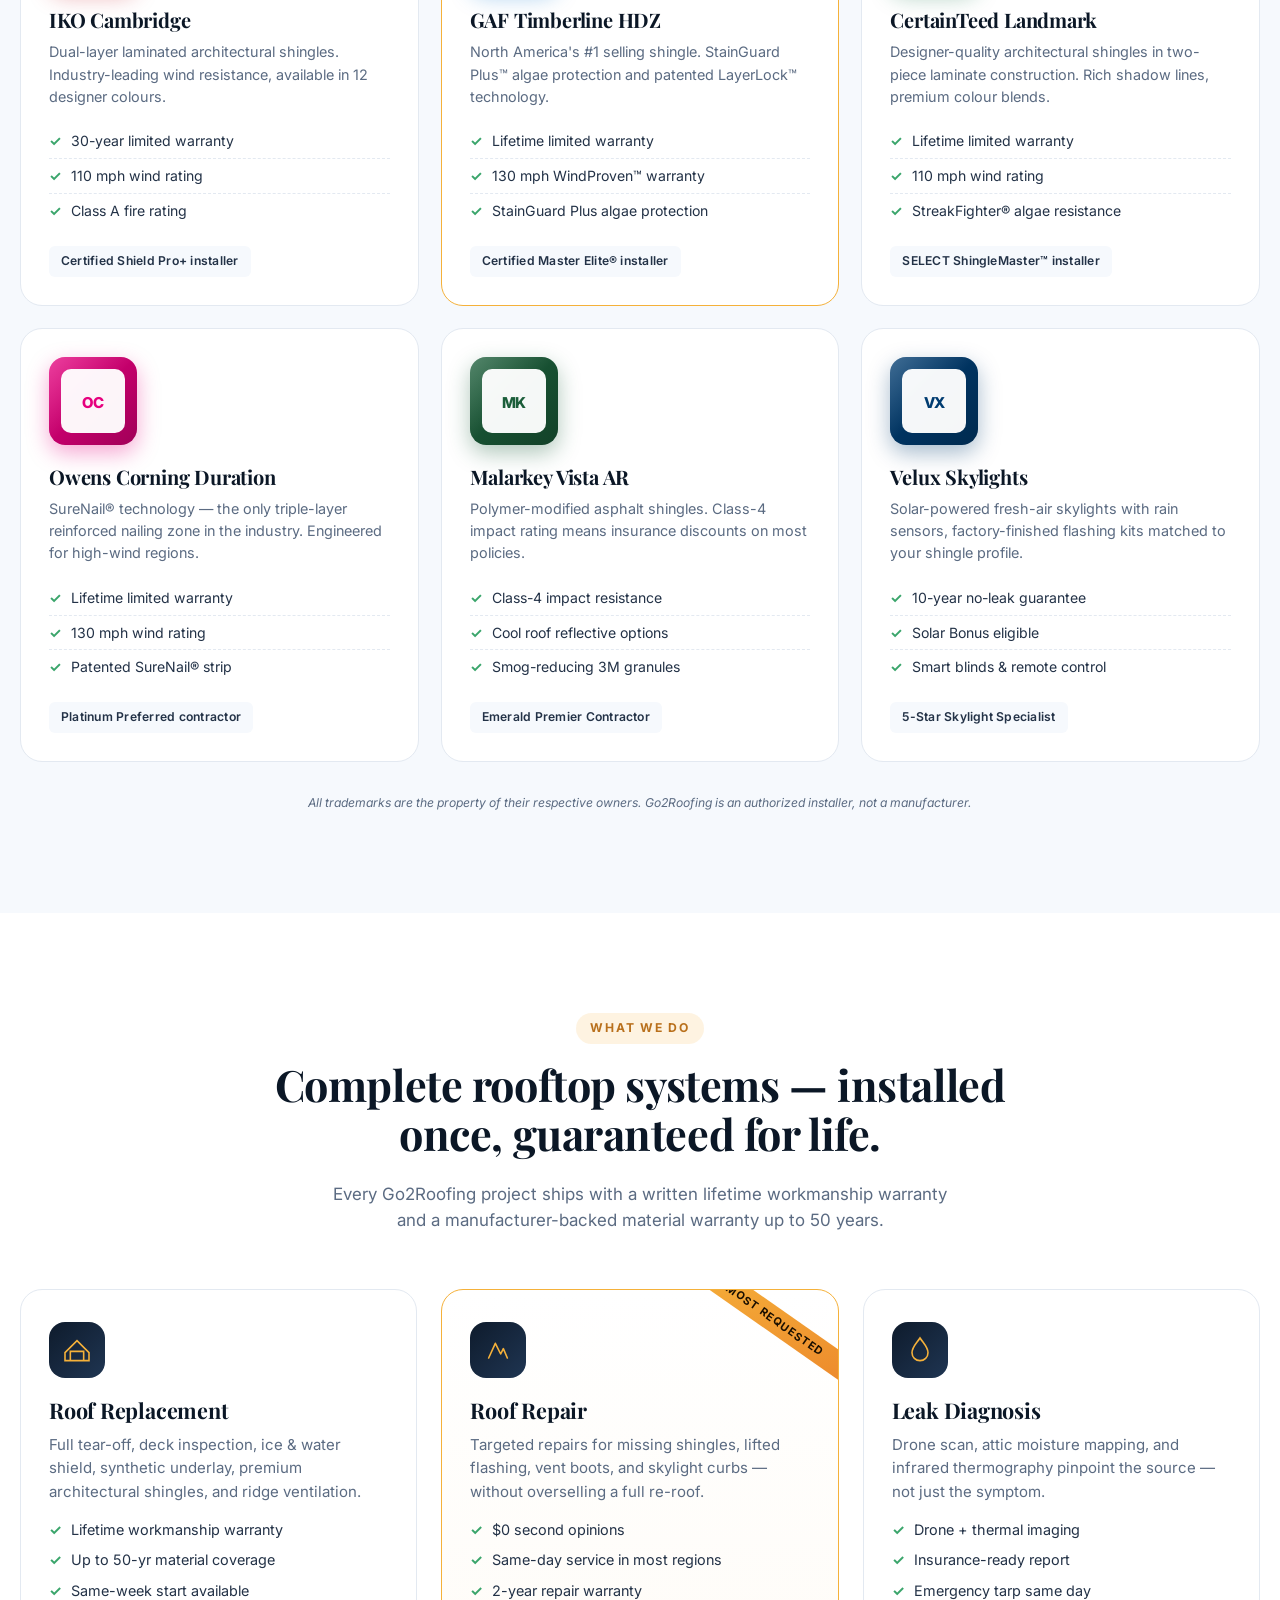
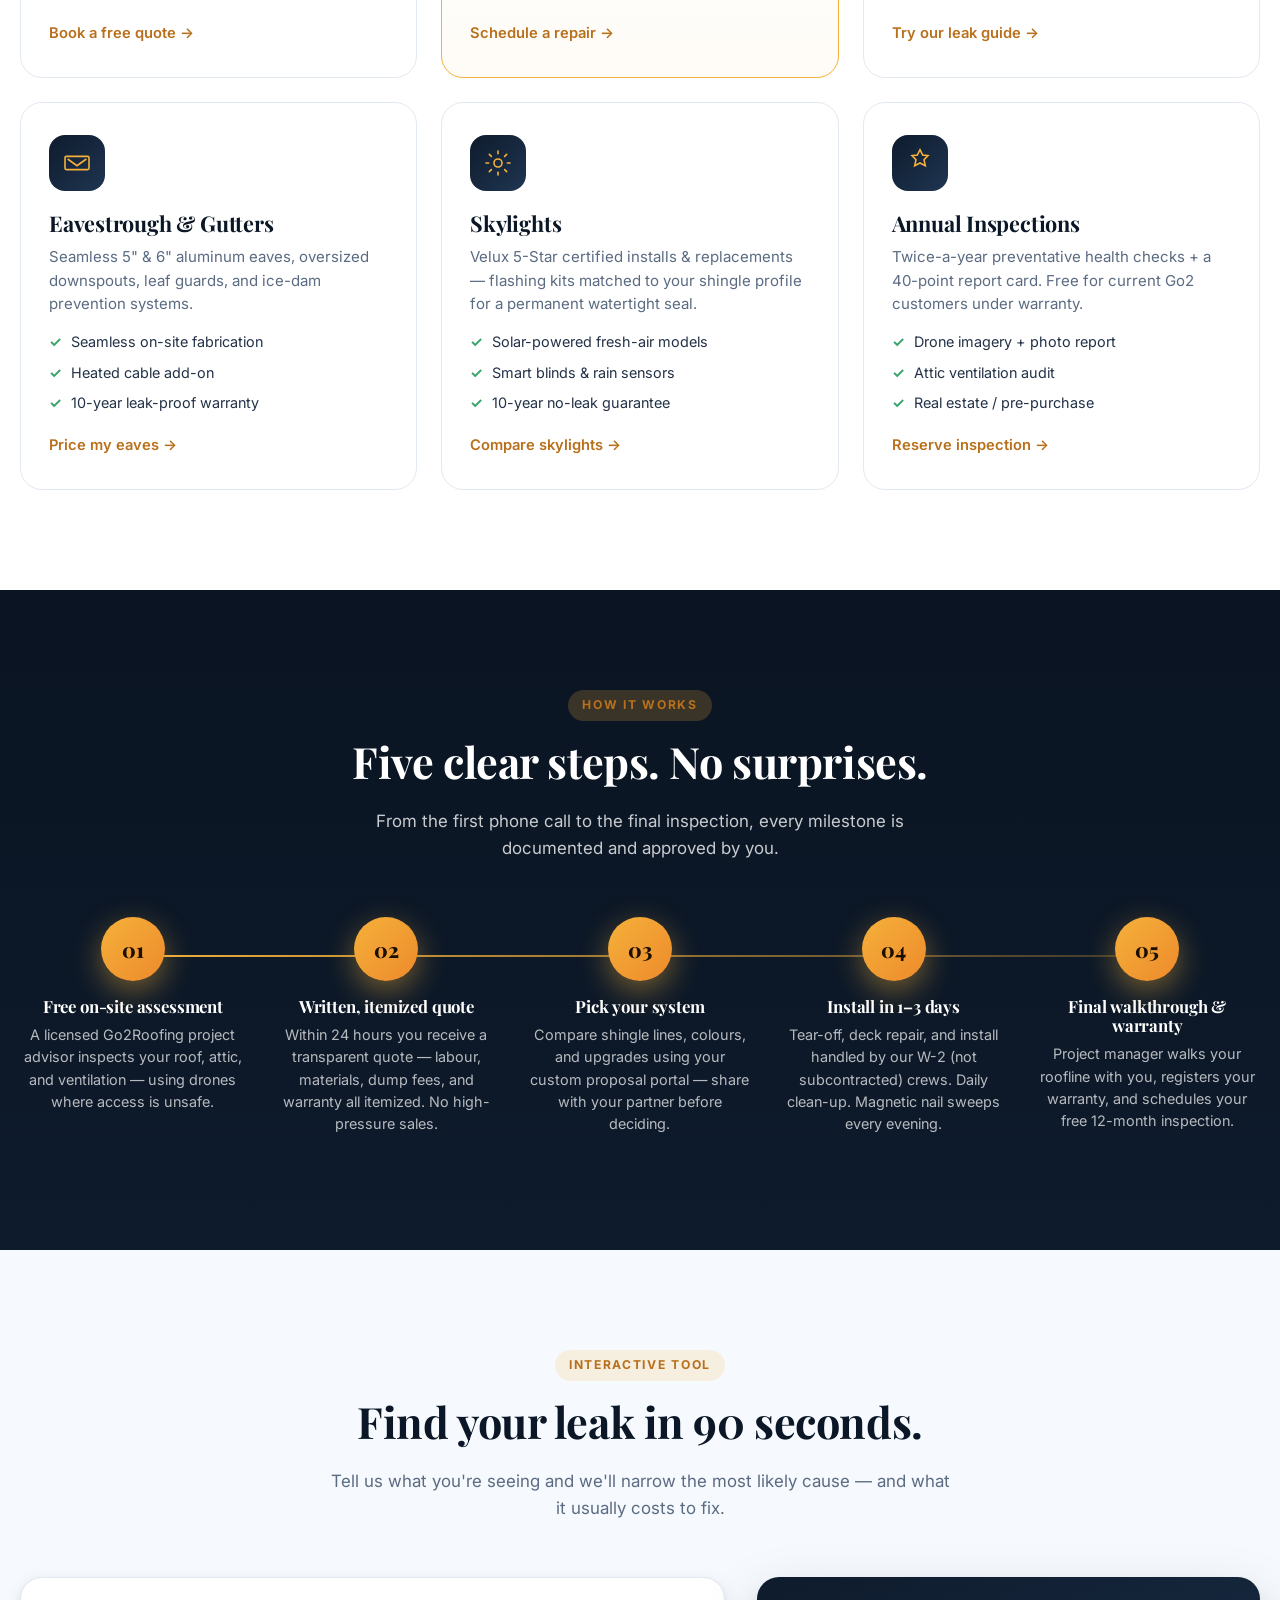
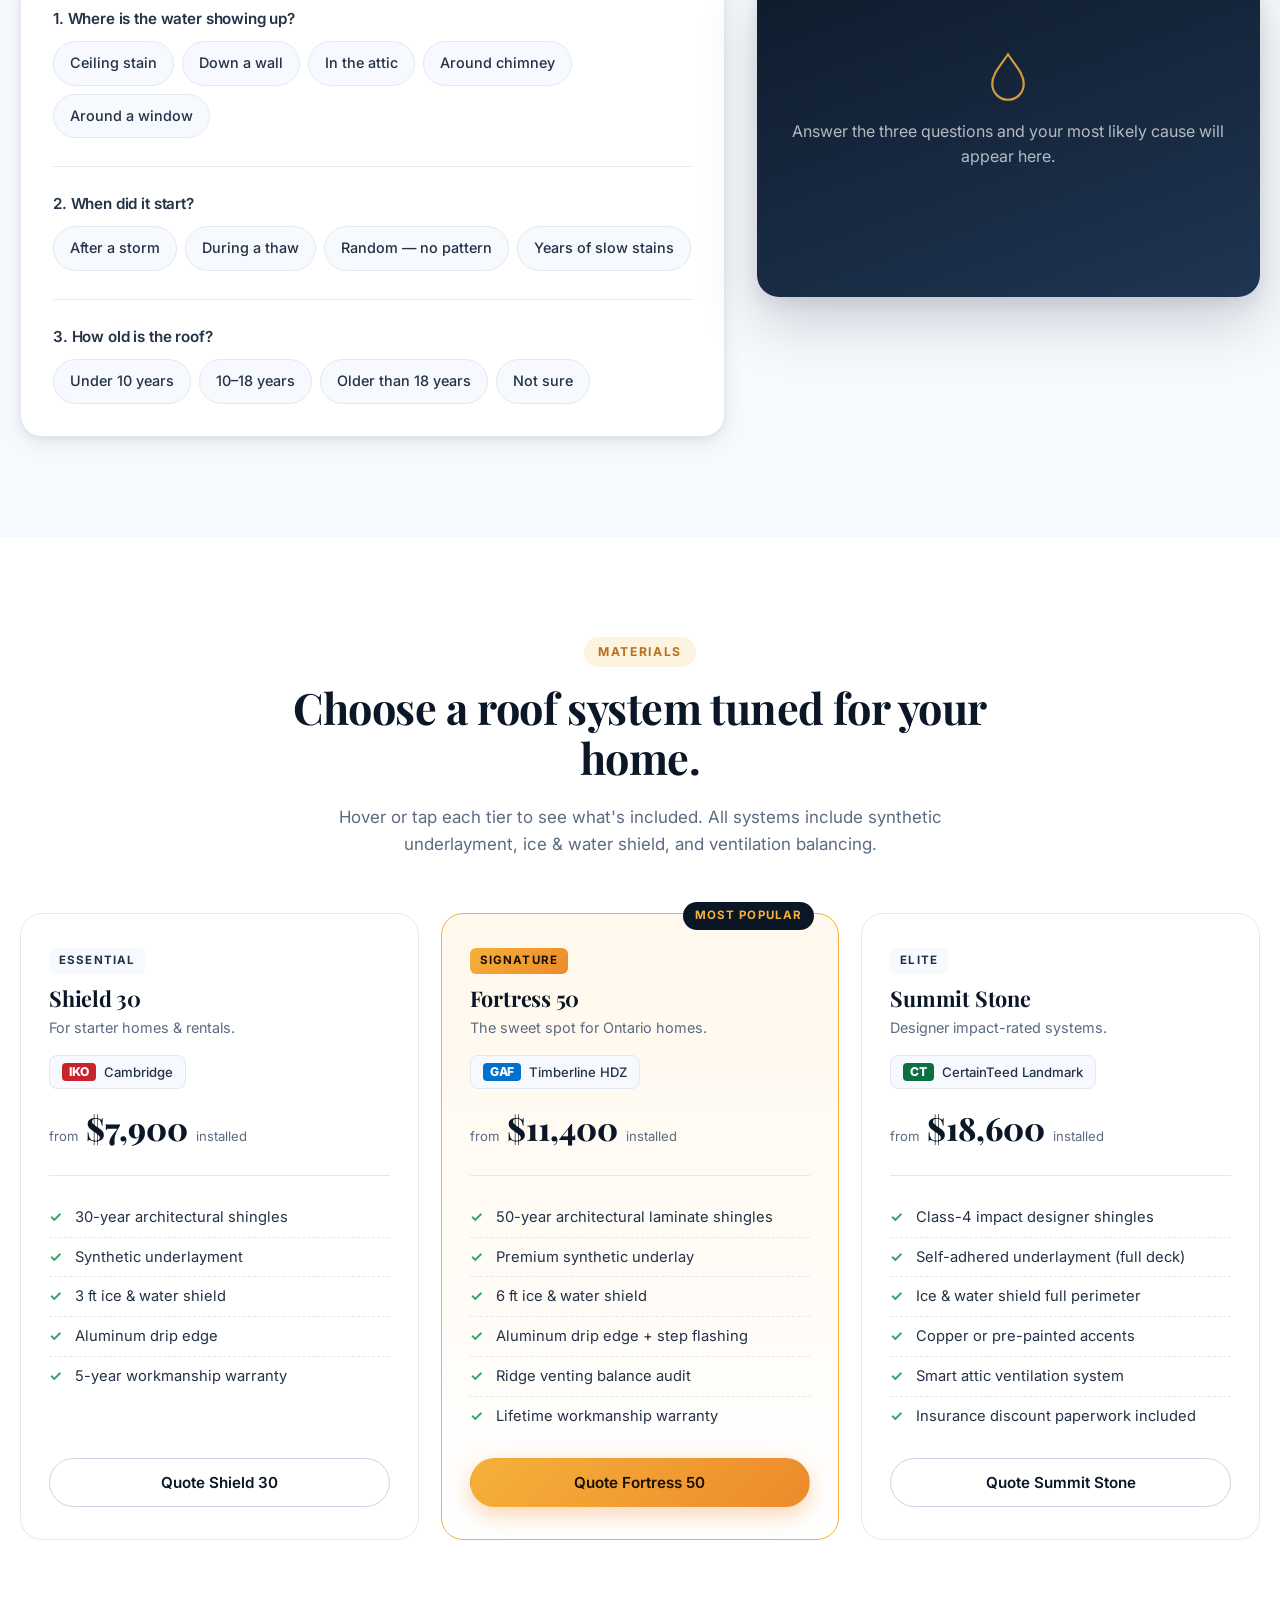
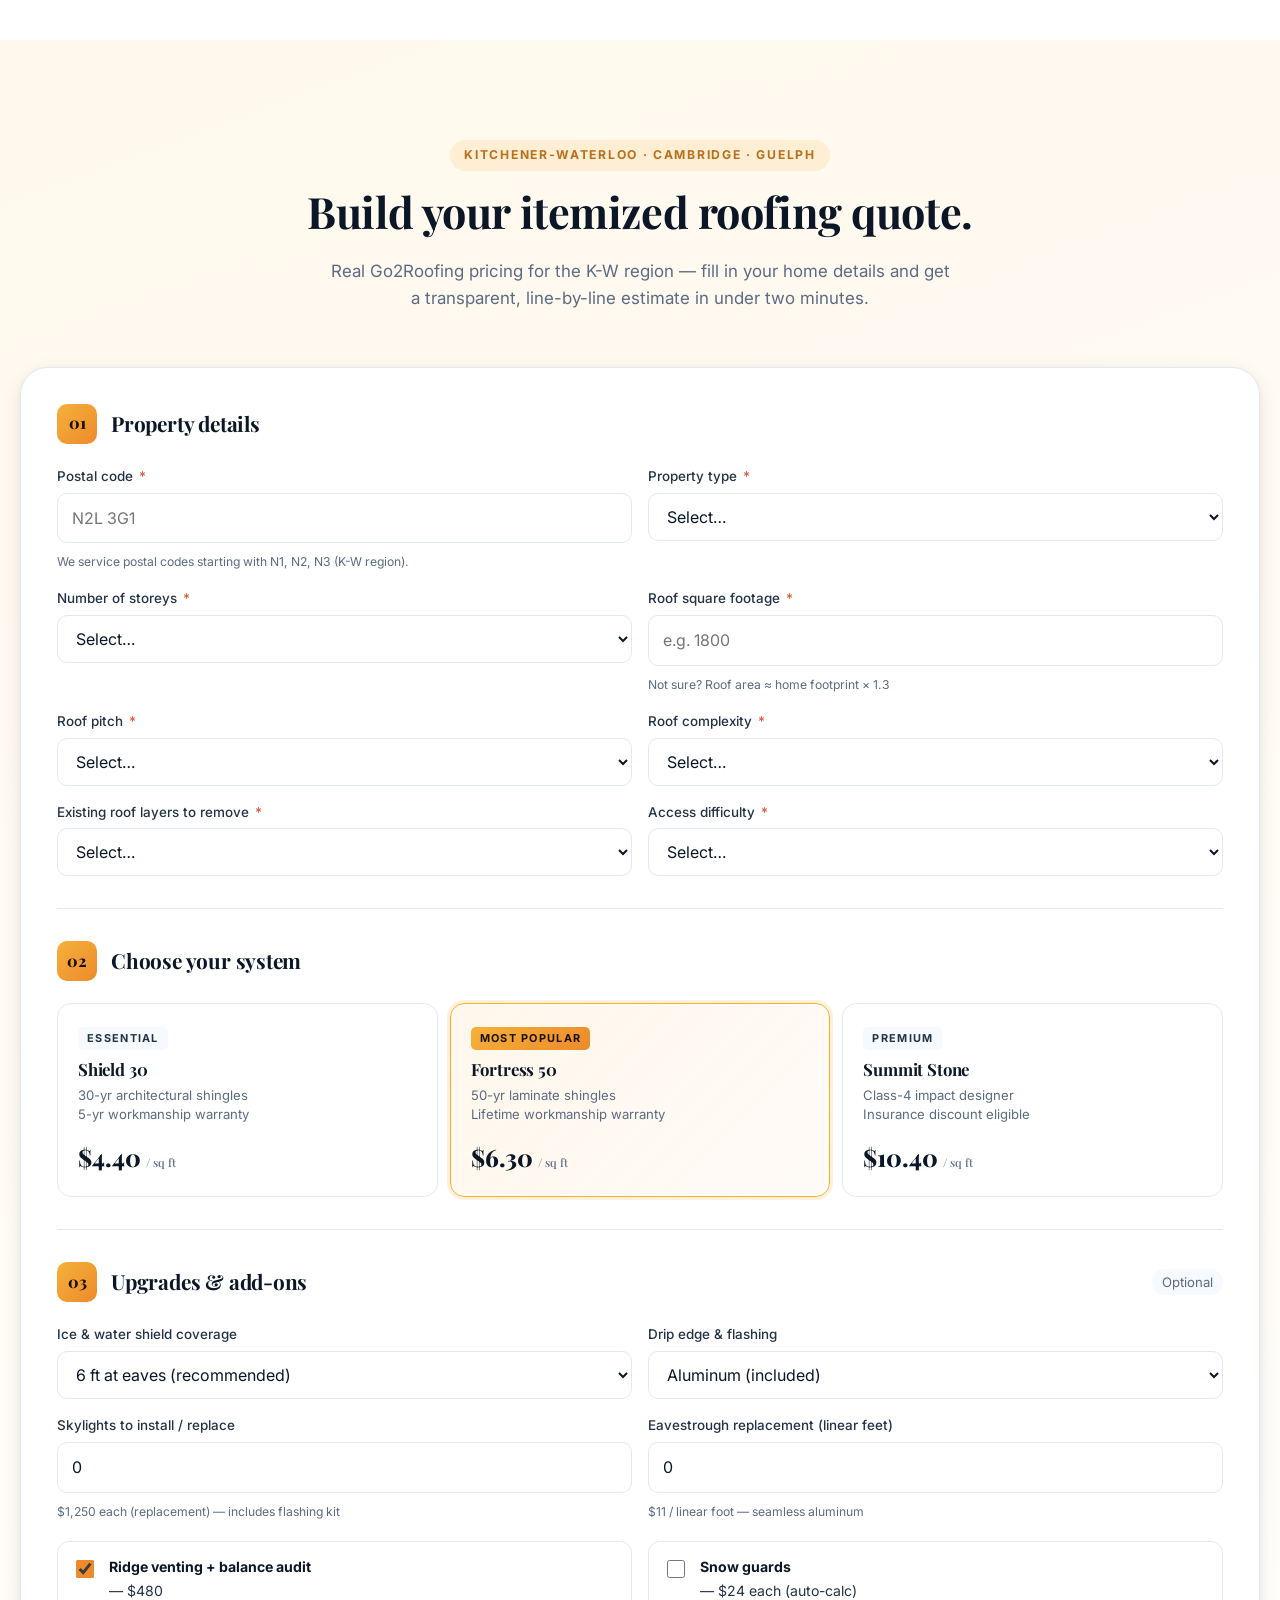
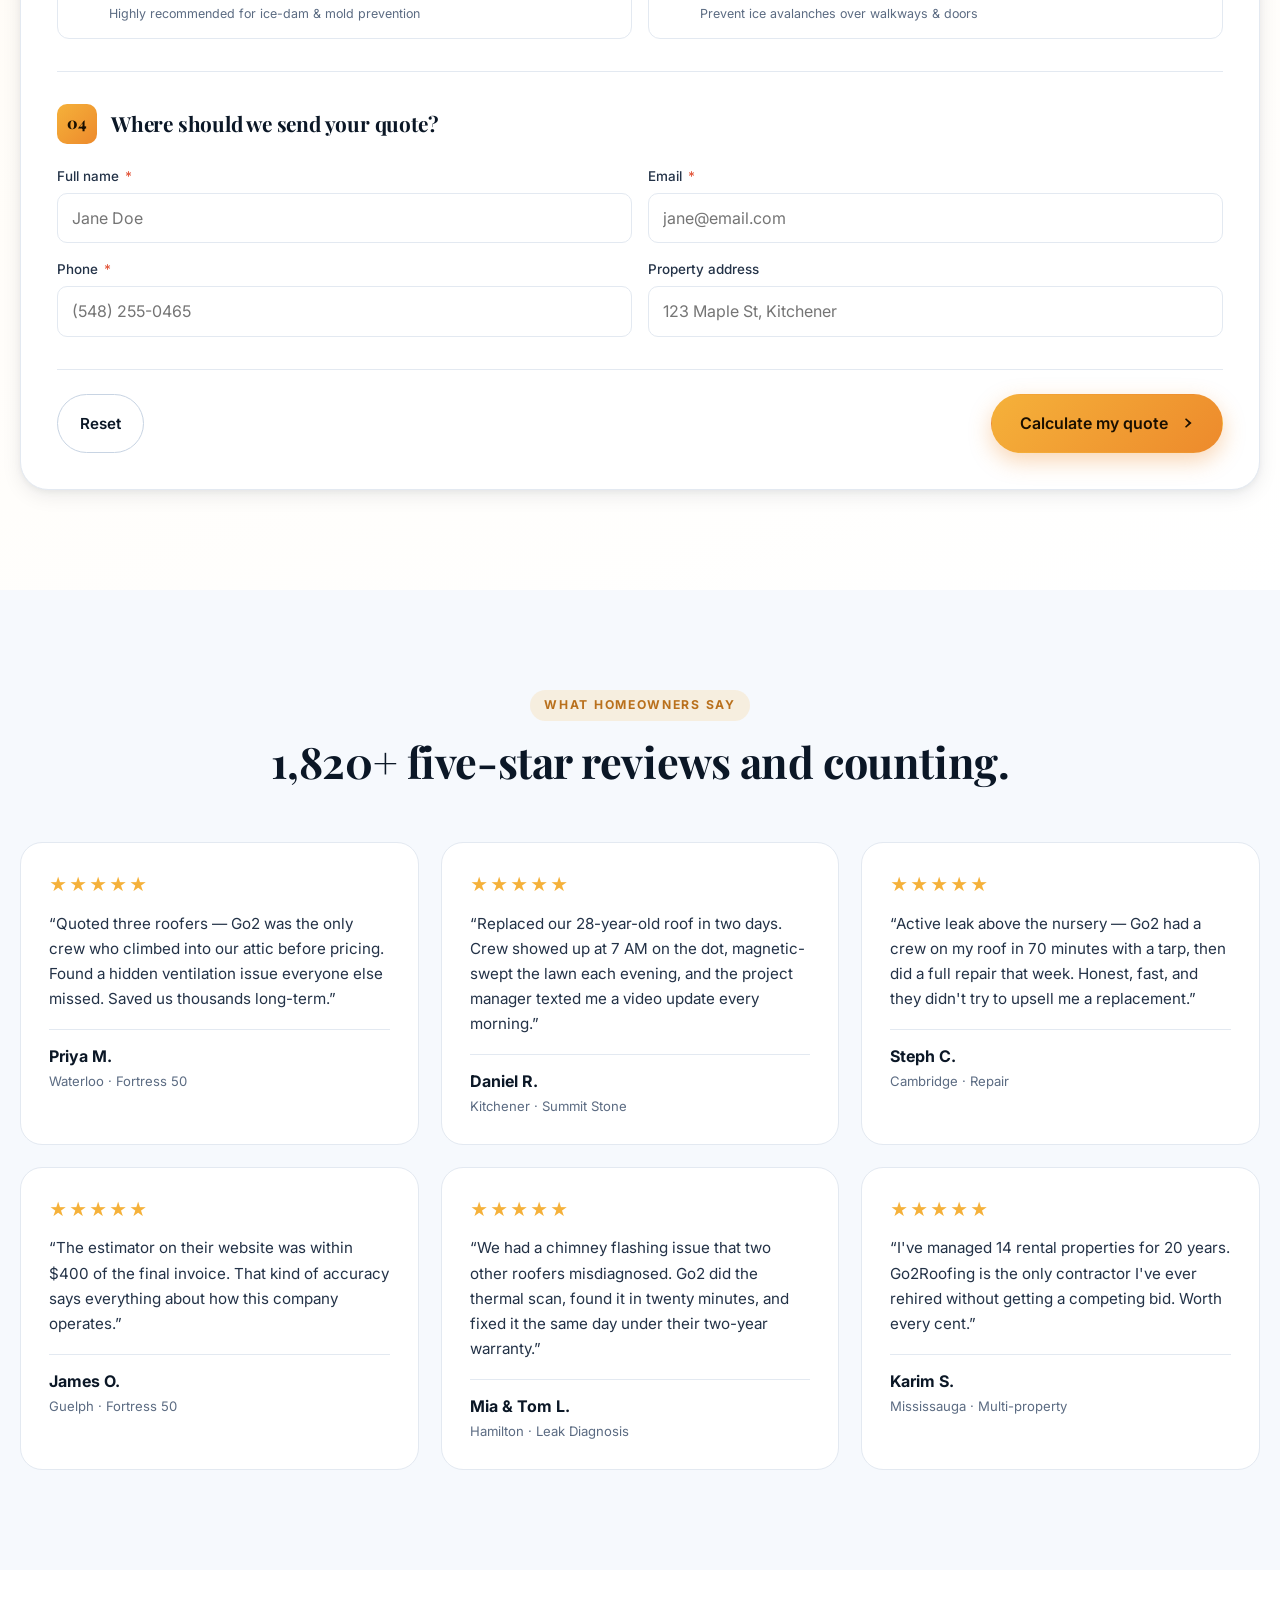
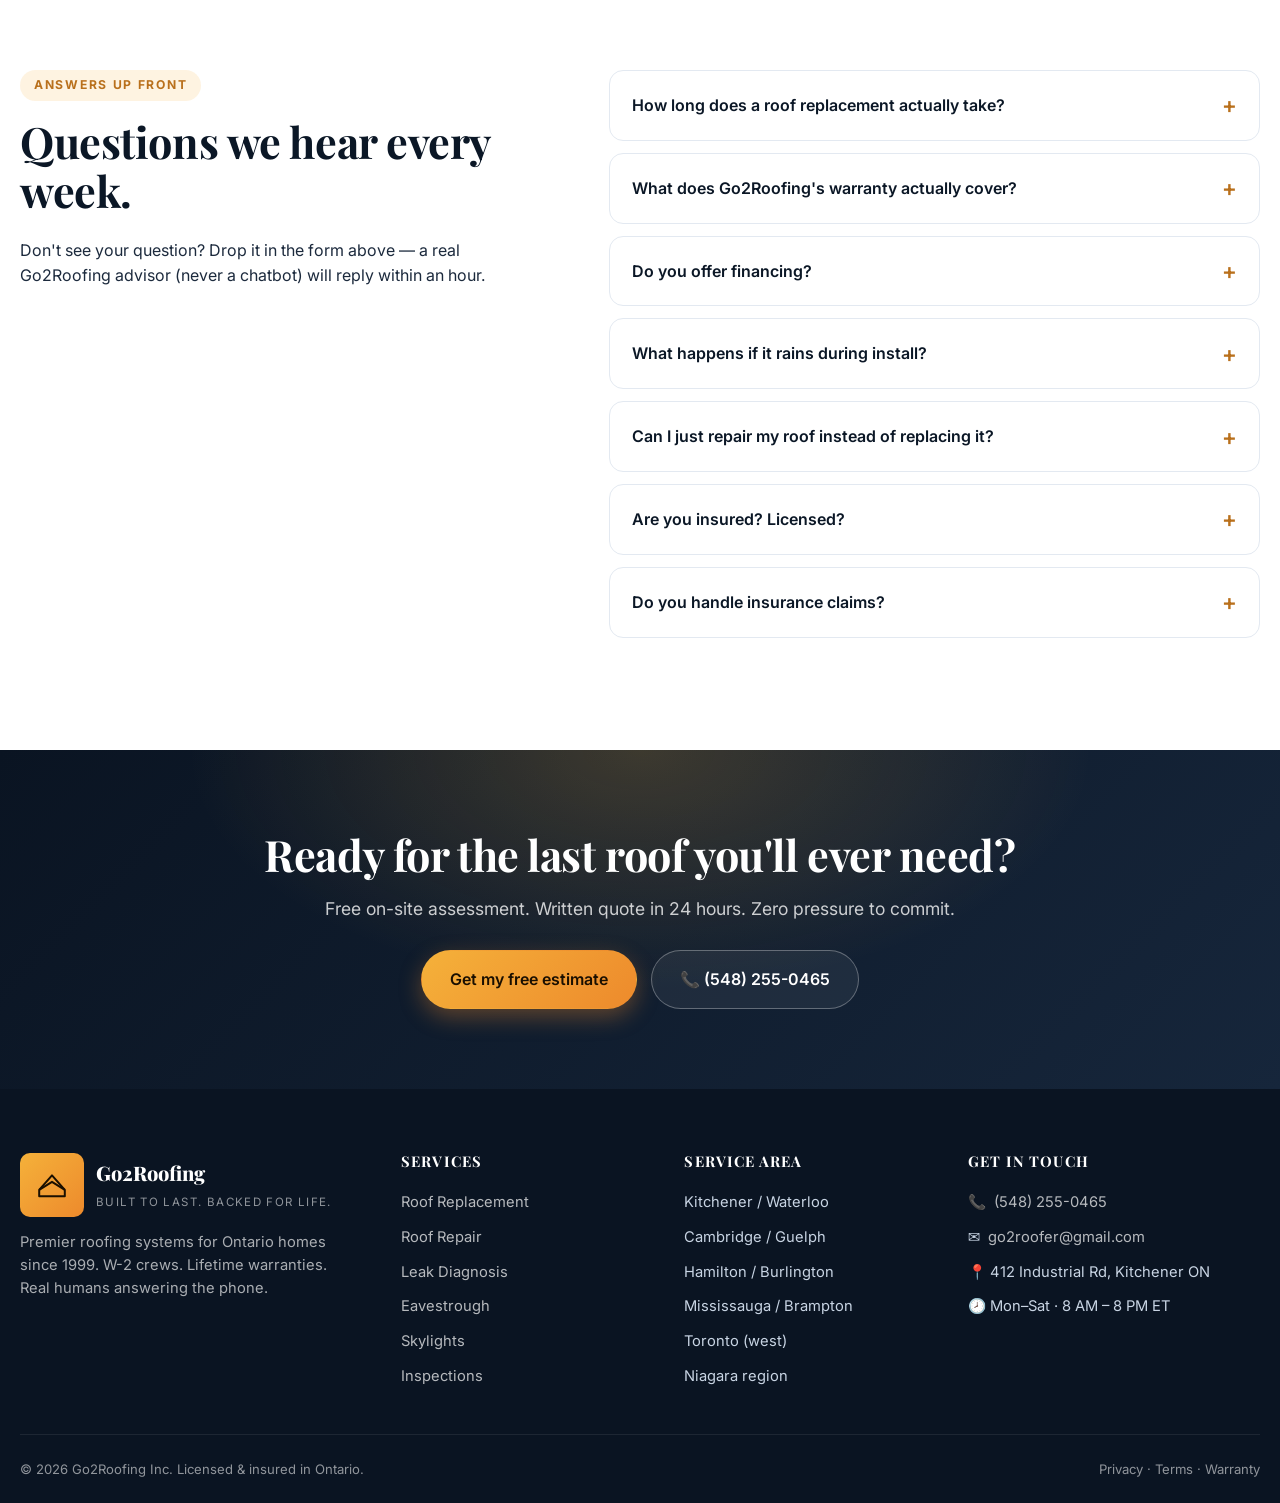
<file: Go2Roofing-Demo.html>
<!DOCTYPE html>
<html lang="en">
<head>
  <meta charset="UTF-8" />
  <meta name="viewport" content="width=device-width, initial-scale=1.0" />
  <title>Go2Roofing — Premium Roofing Contractors | Repair, Replacement & Inspections</title>
  <meta name="description" content="Go2Roofing delivers expert roof repair, replacement, leak diagnosis, and emergency service. Licensed, insured, and rated 5 stars across Ontario." />
  <link rel="preconnect" href="https://fonts.googleapis.com" />
  <link rel="preconnect" href="https://fonts.gstatic.com" crossorigin />
  <link href="https://fonts.googleapis.com/css2?family=Inter:wght@300;400;500;600;700;800&family=Playfair+Display:wght@600;700;800&display=swap" rel="stylesheet" />
  <style>
/* ========================================
   Go2Roofing — Design System
   ======================================== */
:root {
  --navy-950: #0a1422;
  --navy-900: #0e1b2c;
  --navy-800: #16263b;
  --navy-700: #1f3552;
  --navy-600: #2a466b;
  --ink: #0b1726;
  --ink-2: #233247;
  --text: #1c2a3d;
  --muted: #5b6b82;
  --line: #e3e9f1;
  --line-strong: #c8d4e3;
  --surface: #ffffff;
  --surface-2: #f6f9fd;
  --surface-3: #eef3fa;
  --accent: #f5b13a;      /* warm gold */
  --accent-2: #ed8a2c;    /* sunset */
  --accent-deep: #b9701c;
  --success: #3aa56b;
  --danger: #e2553a;
  --info: #3a7ad9;

  --radius-sm: 8px;
  --radius: 14px;
  --radius-lg: 22px;
  --radius-xl: 28px;

  --shadow-sm: 0 1px 2px rgba(11,23,38,.06), 0 1px 3px rgba(11,23,38,.04);
  --shadow: 0 6px 20px rgba(11,23,38,.08), 0 2px 6px rgba(11,23,38,.05);
  --shadow-lg: 0 24px 60px rgba(11,23,38,.18), 0 8px 18px rgba(11,23,38,.08);
  --shadow-xl: 0 40px 100px rgba(11,23,38,.28);

  --tx: cubic-bezier(.2,.65,.3,1);
  --container: 1240px;
}

[data-theme="dark"] {
  --ink: #e8efff;
  --ink-2: #c2cde2;
  --text: #d6e0f1;
  --muted: #95a4bc;
  --line: #1c2a3d;
  --line-strong: #2a3a52;
  --surface: #0c1726;
  --surface-2: #0f1d31;
  --surface-3: #142540;
}

/* ========================================
   Reset
   ======================================== */
*,
*::before,
*::after { box-sizing: border-box; }

html { scroll-behavior: smooth; scroll-padding-top: 96px; }

body {
  margin: 0;
  font-family: 'Inter', system-ui, -apple-system, Segoe UI, sans-serif;
  font-size: 16px;
  line-height: 1.55;
  color: var(--text);
  background: var(--surface);
  -webkit-font-smoothing: antialiased;
  text-rendering: optimizeLegibility;
}

h1, h2, h3, h4, h5 {
  font-family: 'Playfair Display', Georgia, serif;
  color: var(--ink);
  letter-spacing: -.01em;
  line-height: 1.15;
  margin: 0 0 .5em;
}

h1 { font-size: clamp(2.4rem, 5vw, 4rem); font-weight: 800; }
h2 { font-size: clamp(1.8rem, 3.4vw, 2.7rem); font-weight: 700; }
h3 { font-size: 1.35rem; font-weight: 700; }
h4 { font-size: 1.05rem; font-weight: 700; }
h5 { font-size: .92rem; font-weight: 700; text-transform: uppercase; letter-spacing: .08em; color: var(--ink); margin-bottom: 1em; }

p { margin: 0 0 1em; }
a { color: inherit; text-decoration: none; transition: color .25s var(--tx); }
img, svg { display: block; max-width: 100%; }
button { font: inherit; border: 0; background: 0; cursor: pointer; color: inherit; }
ul, ol { margin: 0; padding: 0; list-style: none; }
[hidden] { display: none !important; }

.container { width: min(100% - 32px, var(--container)); margin: 0 auto; }

/* ========================================
   Buttons
   ======================================== */
.btn {
  display: inline-flex; align-items: center; justify-content: center; gap: 8px;
  padding: 12px 22px;
  border-radius: 999px;
  font-weight: 600;
  font-size: .95rem;
  cursor: pointer;
  transition: transform .2s var(--tx), background .2s var(--tx), box-shadow .2s var(--tx), color .2s var(--tx);
  white-space: nowrap;
  border: 1.5px solid transparent;
}
.btn-lg { padding: 16px 28px; font-size: 1rem; }
.btn-block { width: 100%; }
.btn-primary {
  background: linear-gradient(135deg, var(--accent) 0%, var(--accent-2) 100%);
  color: #1a0f00;
  box-shadow: 0 8px 22px rgba(237,138,44,.35);
}
.btn-primary:hover { transform: translateY(-2px); box-shadow: 0 14px 28px rgba(237,138,44,.45); }
.btn-primary:active { transform: translateY(0); }

.btn-ghost {
  background: rgba(255,255,255,.06);
  border-color: var(--line-strong);
  color: var(--ink);
}
[data-theme="dark"] .btn-ghost { background: rgba(255,255,255,.04); color: var(--ink); }
.btn-ghost:hover { border-color: var(--accent); color: var(--accent-deep); }

/* ========================================
   Announcement bar
   ======================================== */
.announce {
  background: linear-gradient(90deg, #0a1422 0%, #1a3258 60%, #0a1422 100%);
  color: #f1f5ff;
  font-size: .85rem;
  padding: 9px 0;
}
.announce-inner {
  display: flex; align-items: center; justify-content: center; gap: 12px;
  flex-wrap: wrap;
}
.announce-cta {
  color: var(--accent);
  font-weight: 600;
  padding-left: 8px;
  border-left: 1px solid rgba(255,255,255,.15);
}
.pulse-dot {
  width: 9px; height: 9px; border-radius: 50%;
  background: var(--accent);
  box-shadow: 0 0 0 0 rgba(245,177,58,.8);
  animation: pulse 1.8s infinite;
}
@keyframes pulse {
  0%   { box-shadow: 0 0 0 0 rgba(245,177,58,.55); }
  70%  { box-shadow: 0 0 0 10px rgba(245,177,58,0); }
  100% { box-shadow: 0 0 0 0 rgba(245,177,58,0); }
}

/* ========================================
   Header
   ======================================== */
.site-header {
  position: sticky; top: 0; z-index: 100;
  background: rgba(255,255,255,.85);
  backdrop-filter: saturate(180%) blur(14px);
  -webkit-backdrop-filter: saturate(180%) blur(14px);
  border-bottom: 1px solid var(--line);
  transition: background .3s var(--tx), box-shadow .3s var(--tx);
}
[data-theme="dark"] .site-header { background: rgba(10,20,34,.85); }
.site-header.scrolled { box-shadow: 0 6px 20px rgba(0,0,0,.08); }

.header-inner {
  display: flex; align-items: center; gap: 24px;
  padding: 14px 0;
}
.brand { display: inline-flex; align-items: center; gap: 12px; color: var(--ink); }
.brand-mark {
  display: grid; place-items: center;
  width: 44px; height: 44px;
  border-radius: 12px;
  background: linear-gradient(135deg, #0e1b2c, #1f3552);
  color: var(--accent);
}
.brand-text strong { display: block; font-family: 'Playfair Display', serif; font-size: 1.25rem; font-weight: 800; color: var(--ink); }
.brand-text em { font-style: normal; font-size: .72rem; letter-spacing: .12em; text-transform: uppercase; color: var(--muted); }

.nav { display: flex; gap: 6px; margin-left: auto; }
.nav a {
  padding: 10px 14px;
  border-radius: 10px;
  font-weight: 500;
  font-size: .92rem;
  color: var(--ink-2);
  position: relative;
}
.nav a:hover { color: var(--ink); background: var(--surface-2); }
.nav a.active { color: var(--accent-deep); }
.nav a.active::after {
  content: ''; position: absolute; left: 14px; right: 14px; bottom: 4px;
  height: 2px; border-radius: 2px; background: var(--accent);
}

.header-actions { display: flex; align-items: center; gap: 10px; }
.phone-link {
  display: inline-flex; align-items: center; gap: 6px;
  color: var(--ink); font-weight: 600; font-size: .92rem;
  padding: 8px 10px; border-radius: 8px;
  white-space: nowrap;
}
.btn[disabled] { opacity: .45; cursor: not-allowed; }
.phone-link:hover { color: var(--accent-deep); }
.icon-btn {
  width: 40px; height: 40px; border-radius: 10px;
  display: grid; place-items: center;
  background: var(--surface-2);
  color: var(--ink-2);
  transition: background .2s var(--tx), color .2s var(--tx);
}
.icon-btn:hover { background: var(--surface-3); color: var(--ink); }
.icon-btn .icon-moon { display: none; }
[data-theme="dark"] .icon-btn .icon-sun { display: none; }
[data-theme="dark"] .icon-btn .icon-moon { display: block; }

.hamburger {
  display: none;
  width: 40px; height: 40px;
  flex-direction: column; align-items: center; justify-content: center; gap: 4px;
  border-radius: 10px;
  background: var(--surface-2);
}
.hamburger span {
  display: block; width: 18px; height: 2px; background: var(--ink); border-radius: 2px;
  transition: transform .25s var(--tx), opacity .25s var(--tx);
}
.hamburger.open span:nth-child(1) { transform: translateY(6px) rotate(45deg); }
.hamburger.open span:nth-child(2) { opacity: 0; }
.hamburger.open span:nth-child(3) { transform: translateY(-6px) rotate(-45deg); }

.mobile-nav {
  display: none;
  padding: 12px 16px 20px;
  border-top: 1px solid var(--line);
  background: var(--surface);
}
.mobile-nav a { display: block; padding: 12px 8px; font-weight: 600; color: var(--ink-2); border-bottom: 1px solid var(--line); }
.mobile-nav a:last-child { border: 0; margin-top: 12px; }

/* ========================================
   Hero
   ======================================== */
.hero {
  position: relative;
  padding: 70px 0 80px;
  overflow: hidden;
  isolation: isolate;
}
.hero-bg {
  position: absolute; inset: 0; z-index: -1;
  background: linear-gradient(180deg, #c9def2 0%, #97baea 55%, #5a8bcb 100%);
}
.hero-sky {
  position: absolute; inset: 0;
  background:
    radial-gradient(circle at 18% 22%, rgba(255,255,255,.6), transparent 40%),
    radial-gradient(circle at 78% 14%, rgba(255,220,160,.45), transparent 45%);
}
[data-theme="dark"] .hero-bg { background: linear-gradient(180deg, #0a1422 0%, #142540 60%, #1f3552 100%); }
[data-theme="dark"] .hero-sky { background:
  radial-gradient(circle at 18% 22%, rgba(255,255,255,.06), transparent 40%),
  radial-gradient(circle at 78% 14%, rgba(255,200,120,.12), transparent 45%); }

.hero-clouds {
  position: absolute; left: 0; right: 0; top: 0; height: 60%;
  animation: float 22s ease-in-out infinite;
}
@keyframes float {
  0%, 100% { transform: translateX(0); }
  50% { transform: translateX(-26px); }
}
.hero-roofs {
  position: absolute; left: 0; right: 0; bottom: 0; height: 220px;
}

.hero-content {
  display: grid;
  grid-template-columns: 1.1fr .9fr;
  gap: 56px;
  align-items: start;
}
.hero-copy { padding-top: 12px; }
.eyebrow {
  display: inline-flex; align-items: center; gap: 10px;
  padding: 8px 14px;
  border-radius: 999px;
  background: rgba(255,255,255,.85);
  color: var(--ink-2);
  font-size: .82rem;
  font-weight: 500;
  box-shadow: var(--shadow-sm);
  margin-bottom: 22px;
}
.dot-row { display: inline-flex; gap: 3px; }
.dot-row span { width: 5px; height: 5px; border-radius: 50%; background: var(--accent); display: block; }

.hero h1 { color: var(--ink); }
.hero h1 .accent {
  background: linear-gradient(135deg, var(--accent) 0%, var(--accent-2) 100%);
  -webkit-background-clip: text; background-clip: text;
  color: transparent;
}
.lede { font-size: 1.12rem; color: var(--ink-2); max-width: 540px; }

.hero-stats {
  display: grid;
  grid-template-columns: repeat(4, 1fr);
  gap: 18px;
  margin: 28px 0;
  padding: 22px;
  background: rgba(255,255,255,.78);
  border-radius: var(--radius-lg);
  backdrop-filter: blur(8px);
  box-shadow: var(--shadow-sm);
}
[data-theme="dark"] .hero-stats { background: rgba(15,29,49,.7); }
.hero-stats > div strong {
  display: block;
  font-family: 'Playfair Display', serif;
  font-size: 1.9rem; font-weight: 800; color: var(--ink);
  line-height: 1;
}
.hero-stats > div span { font-size: .78rem; color: var(--muted); margin-top: 4px; display: block; }

.hero-actions { display: flex; gap: 12px; flex-wrap: wrap; margin-bottom: 28px; }

.hero-trust .trust-badges {
  display: flex; gap: 14px; flex-wrap: wrap;
}
.badge {
  display: inline-flex; align-items: center; gap: 10px;
  background: rgba(255,255,255,.85);
  border-radius: 12px;
  padding: 10px 14px;
  box-shadow: var(--shadow-sm);
}
[data-theme="dark"] .badge { background: rgba(15,29,49,.7); }
.badge strong { display: block; font-size: .95rem; color: var(--ink); font-family: 'Inter', sans-serif; }
.badge span { font-size: .75rem; color: var(--muted); }

/* ========================================
   Lead Card
   ======================================== */
.lead-card {
  position: relative;
  background: var(--surface);
  border-radius: var(--radius-xl);
  box-shadow: var(--shadow-xl);
  padding: 28px;
  border: 1px solid var(--line);
}
.lead-head { display: flex; gap: 14px; align-items: flex-start; margin-bottom: 22px; }
.lead-icon {
  width: 48px; height: 48px;
  border-radius: 14px;
  background: linear-gradient(135deg, var(--navy-900), var(--navy-700));
  color: var(--accent);
  display: grid; place-items: center;
  flex-shrink: 0;
}
.lead-head h3 { margin: 0 0 4px; font-size: 1.25rem; }
.lead-head p { margin: 0; color: var(--muted); font-size: .9rem; }

/* Progress */
.progress { margin-bottom: 24px; }
.progress-bar {
  height: 6px;
  background: var(--surface-3);
  border-radius: 999px;
  overflow: hidden;
  position: relative;
}
.progress-bar::after {
  content: ''; position: absolute; inset: 0; right: auto;
  width: 25%;
  background: linear-gradient(90deg, var(--accent), var(--accent-2));
  border-radius: 999px;
  transition: width .45s var(--tx);
}
.progress-bar[data-step="1"]::after { width: 25%; }
.progress-bar[data-step="2"]::after { width: 50%; }
.progress-bar[data-step="3"]::after { width: 75%; }
.progress-bar[data-step="4"]::after { width: 100%; }

.progress-meta {
  display: flex; justify-content: space-between; align-items: center;
  margin-top: 14px;
}
.steps { display: flex; gap: 8px; }
.step {
  width: 30px; height: 30px;
  border-radius: 50%;
  background: var(--surface-3);
  color: var(--muted);
  font-weight: 600; font-size: .82rem;
  display: grid; place-items: center;
  transition: background .25s var(--tx), color .25s var(--tx), transform .25s var(--tx);
}
.step.active { background: linear-gradient(135deg, var(--accent), var(--accent-2)); color: #1a0f00; transform: scale(1.08); }
.step.done { background: var(--success); color: #fff; }
.step-counter { font-size: .82rem; color: var(--muted); }
.step-counter strong { color: var(--ink); font-weight: 700; }

/* Form */
.lead-form { display: flex; flex-direction: column; gap: 18px; }
.step-panel { border: 0; padding: 0; margin: 0; display: none; }
.step-panel.active { display: block; animation: panelIn .35s var(--tx); }
@keyframes panelIn {
  from { opacity: 0; transform: translateY(8px); }
  to   { opacity: 1; transform: translateY(0); }
}
.step-panel legend { padding: 0; margin-bottom: 14px; }
.panel-title { display: block; font-family: 'Playfair Display', serif; font-size: 1.15rem; font-weight: 700; color: var(--ink); margin-bottom: 4px; }
.panel-sub { display: block; color: var(--muted); font-size: .88rem; }

/* Choice cards */
.choice-grid {
  display: grid;
  grid-template-columns: repeat(2, 1fr);
  gap: 10px;
}
.choice-grid.two { grid-template-columns: repeat(2, 1fr); }
.choice input { position: absolute; opacity: 0; }
.choice-card {
  border: 1.5px solid var(--line);
  border-radius: 14px;
  padding: 14px 16px;
  cursor: pointer;
  transition: border-color .2s var(--tx), background .2s var(--tx), transform .2s var(--tx);
  background: var(--surface);
  height: 100%;
}
.choice-emoji { font-size: 1.4rem; display: block; margin-bottom: 6px; }
.choice-card strong { display: block; font-size: .95rem; color: var(--ink); margin-bottom: 2px; }
.choice-card small { color: var(--muted); font-size: .78rem; line-height: 1.4; }
.choice:hover .choice-card { border-color: var(--accent); transform: translateY(-1px); }
.choice input:checked + .choice-card {
  border-color: var(--accent);
  background: linear-gradient(135deg, rgba(245,177,58,.1), rgba(237,138,44,.06));
  box-shadow: 0 0 0 3px rgba(245,177,58,.15);
}

/* Fields */
.field { display: flex; flex-direction: column; gap: 6px; }
.field > span { font-size: .84rem; color: var(--ink-2); font-weight: 500; }
.field input, .field select, .field textarea {
  font: inherit;
  padding: 12px 14px;
  border: 1.5px solid var(--line);
  border-radius: 10px;
  background: var(--surface);
  color: var(--ink);
  transition: border-color .2s var(--tx), box-shadow .2s var(--tx);
  width: 100%;
}
.field input:focus, .field select:focus, .field textarea:focus {
  outline: none;
  border-color: var(--accent);
  box-shadow: 0 0 0 3px rgba(245,177,58,.18);
}
.field-grid {
  display: grid;
  grid-template-columns: repeat(2, 1fr);
  gap: 12px;
}
.field.full { grid-column: 1 / -1; }
.field-grid + .field { margin-top: 12px; }

.budget output {
  display: inline-block;
  margin-top: 4px;
  font-weight: 700;
  color: var(--accent-deep);
  font-size: 1.1rem;
}
input[type="range"] {
  -webkit-appearance: none; appearance: none;
  width: 100%; height: 6px;
  background: var(--surface-3);
  border-radius: 999px; cursor: pointer;
}
input[type="range"]::-webkit-slider-thumb {
  -webkit-appearance: none; appearance: none;
  width: 22px; height: 22px;
  border-radius: 50%;
  background: linear-gradient(135deg, var(--accent), var(--accent-2));
  border: 3px solid #fff;
  box-shadow: var(--shadow);
  cursor: pointer;
}
input[type="range"]::-moz-range-thumb {
  width: 22px; height: 22px;
  border-radius: 50%;
  background: linear-gradient(135deg, var(--accent), var(--accent-2));
  border: 3px solid #fff;
  box-shadow: var(--shadow);
  cursor: pointer;
}

.checkbox {
  display: flex; align-items: flex-start; gap: 10px;
  font-size: .88rem; color: var(--ink-2);
  cursor: pointer;
  margin-top: 4px;
}
.checkbox input { margin-top: 3px; accent-color: var(--accent-2); }

.form-nav {
  display: flex; gap: 10px; justify-content: space-between; margin-top: 8px;
  padding-top: 14px; border-top: 1px solid var(--line);
}

.form-success {
  text-align: center;
  padding: 12px 0;
  animation: panelIn .4s var(--tx);
}
.success-icon { display: grid; place-items: center; margin: 4px auto 14px; }
.form-success h4 { font-size: 1.4rem; margin-bottom: 8px; }

/* Scroll cue */
.scroll-cue {
  position: absolute;
  left: 50%; bottom: 22px;
  transform: translateX(-50%);
  width: 26px; height: 42px;
  border-radius: 13px;
  border: 2px solid rgba(255,255,255,.75);
  display: grid; place-items: flex-start; padding-top: 7px;
}
.scroll-cue span {
  width: 4px; height: 8px; border-radius: 2px;
  background: rgba(255,255,255,.85);
  animation: scrollDot 1.6s infinite var(--tx);
}
@keyframes scrollDot {
  0%   { transform: translateY(0); opacity: 1; }
  100% { transform: translateY(12px); opacity: 0; }
}

/* ========================================
   Brand showcase
   ======================================== */
.brands { background: var(--surface-2); }
.brand-grid {
  display: grid;
  grid-template-columns: repeat(3, 1fr);
  gap: 22px;
}
.brand-card {
  position: relative;
  background: var(--surface);
  border: 1.5px solid var(--line);
  border-radius: var(--radius-lg);
  padding: 28px;
  transition: transform .3s var(--tx), border-color .3s var(--tx), box-shadow .3s var(--tx);
  display: flex; flex-direction: column;
  overflow: hidden;
}
.brand-card::before {
  content: '';
  position: absolute; top: 0; left: 0; right: 0;
  height: 4px;
  background: var(--brand-color, var(--accent));
  opacity: 0;
  transition: opacity .3s var(--tx);
}
.brand-card:hover {
  transform: translateY(-4px);
  border-color: var(--line-strong);
  box-shadow: var(--shadow-lg);
}
.brand-card:hover::before { opacity: 1; }
.brand-card.featured { border-color: var(--accent); }
.brand-card.featured::before { opacity: 1; background: linear-gradient(90deg, var(--accent), var(--accent-2)); }

.brand-ribbon {
  position: absolute;
  top: 18px; right: 18px;
  padding: 4px 10px;
  border-radius: 999px;
  background: var(--ink);
  color: var(--accent);
  font-size: .68rem;
  font-weight: 700;
  letter-spacing: .12em;
  text-transform: uppercase;
}

.brand-logo {
  width: 88px; height: 88px;
  margin-bottom: 20px;
  border-radius: 16px;
  background: linear-gradient(135deg, var(--brand-color, var(--accent)) 0%, color-mix(in srgb, var(--brand-color, var(--accent)) 70%, #000) 100%);
  display: grid; place-items: center;
  box-shadow: 0 8px 22px color-mix(in srgb, var(--brand-color, var(--accent)) 35%, transparent);
  position: relative;
  overflow: hidden;
}
.brand-logo::after {
  content: '';
  position: absolute;
  inset: 0;
  background: linear-gradient(135deg, rgba(255,255,255,.25) 0%, transparent 50%);
  pointer-events: none;
}
.brand-mark {
  background: rgba(255,255,255,.96);
  width: 64px; height: 64px;
  border-radius: 10px;
  display: grid; place-items: center;
  z-index: 1;
}
.brand-mark span {
  font-family: 'Inter', sans-serif;
  font-weight: 800;
  font-size: 1.3rem;
  letter-spacing: -.02em;
  color: var(--brand-color, var(--ink));
  font-variant-caps: all-small-caps;
}

.brand-card h3 {
  margin: 0 0 10px;
  font-size: 1.25rem;
}
.brand-line {
  color: var(--muted);
  font-size: .9rem;
  margin-bottom: 16px;
  line-height: 1.55;
}
.brand-features {
  margin-bottom: 18px;
  flex: 1;
}
.brand-features li {
  position: relative;
  padding: 6px 0 6px 22px;
  color: var(--ink-2);
  font-size: .88rem;
  border-bottom: 1px dashed var(--line);
}
.brand-features li:last-child { border-bottom: 0; }
.brand-features li::before {
  content: '✓';
  position: absolute; left: 0; top: 6px;
  color: var(--success);
  font-weight: 700;
}
.brand-cert {
  display: inline-block;
  padding: 6px 12px;
  border-radius: 6px;
  background: var(--surface-2);
  color: var(--ink-2);
  font-size: .76rem;
  font-weight: 600;
  letter-spacing: .02em;
  align-self: flex-start;
}
.brand-disclaimer {
  margin: 32px 0 0;
  text-align: center;
  font-size: .76rem;
  color: var(--muted);
  font-style: italic;
}

/* Tier brand callout */
.tier-brand {
  display: inline-flex;
  align-items: center;
  gap: 8px;
  padding: 6px 12px;
  margin: 4px 0 14px;
  border-radius: 8px;
  background: var(--surface-2);
  border: 1px solid var(--line);
  font-size: .82rem;
  color: var(--ink-2);
  font-weight: 500;
}
.tier-brand em {
  font-style: normal;
  font-weight: 800;
  font-size: .76rem;
  letter-spacing: -.01em;
  color: #fff;
  background: var(--brand-color);
  padding: 3px 7px;
  border-radius: 4px;
  line-height: 1;
}

/* ========================================
   Section
   ======================================== */
.section { padding: 100px 0; position: relative; }
.section-head { max-width: 760px; margin: 0 auto 56px; text-align: center; }
.kicker {
  display: inline-block;
  padding: 6px 14px;
  border-radius: 999px;
  background: rgba(245,177,58,.15);
  color: var(--accent-deep);
  font-size: .76rem;
  font-weight: 700;
  text-transform: uppercase;
  letter-spacing: .14em;
  margin-bottom: 16px;
}
.section-head p { color: var(--muted); font-size: 1.06rem; max-width: 620px; margin-left: auto; margin-right: auto; }
.section-head.light .kicker { background: rgba(245,177,58,.2); }
.section-head.light h2, .section-head.light p { color: #fff; }
.section-head.light p { color: rgba(255,255,255,.78); }

/* ========================================
   Services
   ======================================== */
.services { background: var(--surface); }
.service-grid {
  display: grid;
  grid-template-columns: repeat(3, 1fr);
  gap: 24px;
}
.service-card {
  position: relative;
  padding: 32px 28px;
  background: var(--surface);
  border: 1.5px solid var(--line);
  border-radius: var(--radius-lg);
  transition: transform .35s var(--tx), border-color .35s var(--tx), box-shadow .35s var(--tx);
  overflow: hidden;
}
.service-card::before {
  content: ''; position: absolute; inset: 0;
  background: linear-gradient(135deg, rgba(245,177,58,.08), rgba(237,138,44,.04));
  opacity: 0; transition: opacity .35s var(--tx);
  pointer-events: none;
}
.service-card:hover { transform: translateY(-6px); border-color: var(--accent); box-shadow: var(--shadow-lg); }
.service-card:hover::before { opacity: 1; }
.service-icon {
  width: 56px; height: 56px;
  border-radius: 16px;
  background: linear-gradient(135deg, var(--navy-900), var(--navy-700));
  color: var(--accent);
  display: grid; place-items: center;
  margin-bottom: 20px;
  transition: transform .35s var(--tx);
}
.service-card:hover .service-icon { transform: rotate(-4deg) scale(1.05); }
.service-card h3 { margin-bottom: 10px; }
.service-card > p { color: var(--muted); margin-bottom: 16px; font-size: .94rem; }
.service-bullets { margin-bottom: 18px; }
.service-bullets li {
  position: relative;
  padding-left: 22px;
  font-size: .9rem;
  color: var(--ink-2);
  margin-bottom: 8px;
}
.service-bullets li::before {
  content: '✓'; position: absolute; left: 0; top: 0;
  color: var(--success); font-weight: 700;
}
.link-arrow {
  display: inline-flex; align-items: center; gap: 4px;
  font-weight: 600;
  color: var(--accent-deep);
  font-size: .92rem;
}
.link-arrow:hover { gap: 8px; }

.service-card.featured { border-color: var(--accent); background: linear-gradient(180deg, var(--surface) 0%, rgba(245,177,58,.04) 100%); }
.ribbon {
  position: absolute; top: 18px; right: -32px;
  transform: rotate(35deg);
  background: linear-gradient(135deg, var(--accent), var(--accent-2));
  color: #1a0f00;
  font-size: .68rem; font-weight: 700;
  text-transform: uppercase; letter-spacing: .1em;
  padding: 4px 36px;
}

/* ========================================
   Process
   ======================================== */
.process { background: linear-gradient(180deg, var(--navy-950) 0%, var(--navy-900) 100%); color: #fff; }
.timeline {
  display: grid;
  grid-template-columns: repeat(5, 1fr);
  gap: 28px;
  position: relative;
}
.timeline::before {
  content: '';
  position: absolute;
  top: 38px; left: 8%; right: 8%;
  height: 2px;
  background: linear-gradient(90deg, var(--accent) 0%, rgba(245,177,58,.2) 100%);
}
.timeline li { position: relative; padding-top: 80px; text-align: center; }
.t-num {
  position: absolute; top: 0; left: 50%;
  transform: translateX(-50%);
  width: 64px; height: 64px;
  border-radius: 50%;
  background: linear-gradient(135deg, var(--accent), var(--accent-2));
  color: #1a0f00;
  display: grid; place-items: center;
  font-family: 'Playfair Display', serif;
  font-size: 1.3rem; font-weight: 800;
  box-shadow: 0 10px 30px rgba(245,177,58,.45);
  z-index: 2;
}
.timeline h4 { color: #fff; margin-bottom: 8px; font-size: 1.05rem; }
.timeline p { color: rgba(255,255,255,.7); font-size: .9rem; }

/* ========================================
   Leak Guide
   ======================================== */
.leak-guide { background: var(--surface-2); }
.leak-tool {
  display: grid;
  grid-template-columns: 1.4fr 1fr;
  gap: 32px;
  align-items: start;
}
.leak-questions {
  background: var(--surface);
  padding: 32px;
  border-radius: var(--radius-lg);
  box-shadow: var(--shadow);
  border: 1px solid var(--line);
}
.leak-q + .leak-q { margin-top: 28px; padding-top: 28px; border-top: 1px solid var(--line); }
.leak-q h4 { margin-bottom: 14px; font-family: 'Inter', sans-serif; font-size: .95rem; color: var(--ink-2); font-weight: 600; }
.chip-row { display: flex; flex-wrap: wrap; gap: 8px; }
.chip {
  padding: 10px 16px;
  border-radius: 999px;
  background: var(--surface-2);
  border: 1.5px solid var(--line);
  color: var(--ink-2);
  font-size: .9rem;
  font-weight: 500;
  transition: all .2s var(--tx);
}
.chip:hover { border-color: var(--accent); transform: translateY(-1px); }
.chip.active { background: var(--ink); color: #fff; border-color: var(--ink); }

.leak-result {
  position: sticky; top: 100px;
  background: linear-gradient(160deg, var(--navy-900), var(--navy-700));
  color: #fff;
  border-radius: var(--radius-lg);
  padding: 32px;
  min-height: 320px;
  box-shadow: var(--shadow-lg);
}
.leak-empty { text-align: center; opacity: .85; padding: 40px 0; color: rgba(255,255,255,.8); }
.leak-empty svg { margin: 0 auto 14px; color: var(--accent); }
.leak-tag {
  display: inline-block;
  padding: 5px 12px;
  border-radius: 999px;
  background: rgba(245,177,58,.18);
  color: var(--accent);
  font-size: .72rem;
  font-weight: 700;
  letter-spacing: .12em;
  text-transform: uppercase;
  margin-bottom: 14px;
}
.leak-card h4 { color: #fff; font-size: 1.4rem; margin-bottom: 8px; }
.leak-card p { color: rgba(255,255,255,.78); margin-bottom: 20px; }
.leak-meta { display: grid; grid-template-columns: 1fr 1fr; gap: 12px; margin-bottom: 22px; }
.leak-meta > div {
  background: rgba(255,255,255,.06);
  border-radius: 12px;
  padding: 12px;
}
.leak-meta span { display: block; font-size: .72rem; color: rgba(255,255,255,.6); text-transform: uppercase; letter-spacing: .12em; margin-bottom: 4px; }
.leak-meta strong { color: var(--accent); font-size: 1.05rem; }

/* ========================================
   Products
   ======================================== */
.products { background: var(--surface); }
.tier-grid {
  display: grid;
  grid-template-columns: repeat(3, 1fr);
  gap: 22px;
}
.tier {
  position: relative;
  background: var(--surface);
  border: 1.5px solid var(--line);
  border-radius: var(--radius-lg);
  padding: 32px 28px;
  transition: transform .3s var(--tx), border-color .3s var(--tx), box-shadow .3s var(--tx);
  display: flex; flex-direction: column;
}
.tier:hover { transform: translateY(-4px); box-shadow: var(--shadow-lg); }
.tier.featured {
  border-color: var(--accent);
  background: linear-gradient(180deg, #fff8ec 0%, var(--surface) 100%);
  transform: scale(1.04);
}
[data-theme="dark"] .tier.featured { background: linear-gradient(180deg, rgba(245,177,58,.06), var(--surface) 100%); }
.tier-head { margin-bottom: 22px; padding-bottom: 22px; border-bottom: 1px solid var(--line); }
.tier-tag {
  display: inline-block;
  padding: 4px 10px;
  border-radius: 6px;
  background: var(--surface-2);
  color: var(--ink-2);
  font-size: .72rem;
  font-weight: 700;
  text-transform: uppercase;
  letter-spacing: .1em;
  margin-bottom: 12px;
}
.tier-tag.accent { background: linear-gradient(135deg, var(--accent), var(--accent-2)); color: #1a0f00; }
.tier-best {
  position: absolute;
  top: -12px; right: 24px;
  padding: 5px 12px;
  border-radius: 999px;
  background: var(--ink);
  color: var(--accent);
  font-size: .72rem;
  font-weight: 700;
  letter-spacing: .1em;
  text-transform: uppercase;
}
.tier h3 { margin-bottom: 6px; }
.tier-head p { color: var(--muted); margin-bottom: 12px; font-size: .9rem; }
.tier-price { display: flex; align-items: baseline; gap: 8px; }
.tier-price span { color: var(--muted); font-size: .82rem; }
.tier-price strong { font-family: 'Playfair Display', serif; font-size: 2rem; color: var(--ink); font-weight: 800; }
.tier-price em { font-style: normal; font-size: .82rem; color: var(--muted); }

.tier-list { flex: 1; margin-bottom: 22px; }
.tier-list li {
  position: relative;
  padding: 8px 0 8px 26px;
  font-size: .92rem;
  color: var(--ink-2);
  border-bottom: 1px dashed var(--line);
}
.tier-list li:last-child { border: 0; }
.tier-list li::before {
  content: '✓'; position: absolute; left: 0; top: 8px;
  color: var(--success); font-weight: 700;
}

/* ========================================
   Quote Calculator
   ======================================== */
.calculator { background: linear-gradient(160deg, #fff8ec 0%, var(--surface) 100%); }
[data-theme="dark"] .calculator { background: linear-gradient(160deg, rgba(245,177,58,.04), var(--surface) 100%); }
.calc-shell {
  display: grid;
  grid-template-columns: 1fr;
  gap: 28px;
}

.calc-form {
  background: var(--surface);
  border: 1px solid var(--line);
  border-radius: var(--radius-xl);
  padding: 36px;
  box-shadow: var(--shadow);
  transition: opacity .3s var(--tx);
}
.calc-step + .calc-step {
  margin-top: 32px;
  padding-top: 32px;
  border-top: 1px solid var(--line);
}
.calc-step-head {
  display: flex; align-items: center; gap: 14px;
  margin-bottom: 22px;
}
.calc-num {
  width: 40px; height: 40px;
  border-radius: 10px;
  background: linear-gradient(135deg, var(--accent), var(--accent-2));
  color: #1a0f00;
  font-family: 'Playfair Display', serif;
  font-weight: 800;
  font-size: 1rem;
  display: grid; place-items: center;
  flex-shrink: 0;
}
.calc-step-head h3 { margin: 0; font-size: 1.3rem; }
.calc-step-sub {
  color: var(--muted);
  font-size: .82rem;
  padding: 3px 10px;
  border-radius: 999px;
  background: var(--surface-2);
  margin-left: auto;
}

.calc-grid {
  display: grid;
  grid-template-columns: repeat(2, 1fr);
  gap: 16px;
}
.field-hint {
  display: block;
  margin-top: 4px;
  font-size: .76rem;
  color: var(--muted);
  transition: color .2s var(--tx);
}
.field-hint.ok { color: var(--success); }
.field-hint.warn { color: var(--accent-deep); }
.field-hint.err { color: var(--danger); }
.field > span em {
  color: var(--danger);
  font-style: normal;
  margin-left: 2px;
}
.field.error input,
.field.error select,
.field.error textarea {
  border-color: var(--danger);
  background: rgba(226,85,58,.04);
}

.calc-tiers {
  display: grid;
  grid-template-columns: repeat(3, 1fr);
  gap: 12px;
}
.calc-tier input { position: absolute; opacity: 0; }
.calc-tier-card {
  position: relative;
  border: 1.5px solid var(--line);
  border-radius: 14px;
  padding: 20px;
  background: var(--surface);
  cursor: pointer;
  transition: border-color .2s var(--tx), background .2s var(--tx), transform .2s var(--tx);
  height: 100%;
}
.calc-tier-card:hover { border-color: var(--accent); transform: translateY(-2px); }
.calc-tier input:checked + .calc-tier-card {
  border-color: var(--accent);
  background: linear-gradient(135deg, rgba(245,177,58,.1), rgba(237,138,44,.04));
  box-shadow: 0 0 0 3px rgba(245,177,58,.18);
}
.calc-tier-tag {
  display: inline-block;
  padding: 3px 9px;
  border-radius: 5px;
  background: var(--surface-2);
  color: var(--ink-2);
  font-size: .68rem;
  font-weight: 700;
  text-transform: uppercase;
  letter-spacing: .12em;
  margin-bottom: 10px;
}
.calc-tier-tag.accent {
  background: linear-gradient(135deg, var(--accent), var(--accent-2));
  color: #1a0f00;
}
.calc-tier-card h4 { margin: 0 0 6px; }
.calc-tier-card p { margin: 0 0 14px; font-size: .82rem; color: var(--muted); line-height: 1.5; }
.calc-tier-card strong {
  font-family: 'Playfair Display', serif;
  font-size: 1.5rem;
  color: var(--ink);
  font-weight: 800;
}
.calc-tier-card strong em { font-style: normal; font-size: .72rem; color: var(--muted); font-weight: 500; }

.checkbox.addon {
  display: flex; align-items: flex-start; gap: 12px;
  padding: 14px;
  border: 1.5px solid var(--line);
  border-radius: 12px;
  background: var(--surface);
  transition: border-color .2s var(--tx);
  cursor: pointer;
}
.checkbox.addon:hover { border-color: var(--accent); }
.checkbox.addon input { margin-top: 4px; accent-color: var(--accent-2); width: 18px; height: 18px; }
.checkbox.addon span strong { display: block; color: var(--ink); margin-bottom: 2px; }
.checkbox.addon small { color: var(--muted); font-size: .78rem; }

.calc-actions {
  display: flex; justify-content: space-between; gap: 12px;
  margin-top: 32px;
  padding-top: 24px;
  border-top: 1px solid var(--line);
}

.calc-error {
  margin-top: 20px;
  padding: 16px 20px;
  background: rgba(226,85,58,.08);
  border: 1px solid rgba(226,85,58,.3);
  border-radius: 12px;
  color: var(--danger);
  font-size: .9rem;
  animation: panelIn .25s var(--tx);
}
.calc-error strong { display: block; margin-bottom: 6px; }
.calc-error ul { padding-left: 18px; list-style: disc; }
.calc-error li { margin: 2px 0; }

/* Result card */
.calc-result {
  background: var(--surface);
  border-radius: var(--radius-xl);
  box-shadow: var(--shadow-lg);
  border: 1px solid var(--line);
  overflow: hidden;
  animation: panelIn .4s var(--tx);
}
.calc-result-head {
  padding: 32px 36px;
  background: linear-gradient(135deg, var(--navy-950), var(--navy-700));
  color: #fff;
}
.calc-result-head .kicker {
  background: rgba(245,177,58,.2);
  color: var(--accent);
}
.calc-result-head h3 { color: #fff; margin: 0 0 8px; font-size: 1.6rem; }
.calc-result-head h3 span { color: var(--accent); font-family: 'Inter', sans-serif; font-weight: 600; }
.calc-result-head p { color: rgba(255,255,255,.85); margin: 0 0 4px; }
.calc-result-head .quote-meta { color: rgba(255,255,255,.55); font-size: .85rem; }

.quote-system {
  padding: 20px 36px;
  background: var(--surface-2);
  border-bottom: 1px solid var(--line);
}
.system-pill {
  display: inline-flex; flex-direction: column;
  padding: 10px 18px;
  background: var(--surface);
  border: 1.5px solid var(--accent);
  border-radius: 12px;
}
.system-label { font-size: .72rem; color: var(--muted); text-transform: uppercase; letter-spacing: .12em; }
.system-pill strong { font-family: 'Playfair Display', serif; font-size: 1.2rem; color: var(--ink); }
.system-pill small { color: var(--muted); font-size: .78rem; }

.quote-table {
  width: 100%;
  border-collapse: collapse;
}
.quote-table th,
.quote-table td {
  padding: 14px 36px;
  text-align: left;
  font-size: .94rem;
}
.quote-table thead {
  background: var(--surface-2);
}
.quote-table thead th {
  font-size: .74rem;
  text-transform: uppercase;
  letter-spacing: .12em;
  color: var(--muted);
  font-weight: 700;
  padding-top: 16px;
  padding-bottom: 12px;
}
.quote-table tbody tr { border-bottom: 1px dashed var(--line); }
.quote-table tbody tr:last-child { border-bottom: 1px solid var(--line); }
.quote-table td { color: var(--ink-2); }
.quote-table td:first-child { color: var(--ink); font-weight: 500; }
.quote-detail { color: var(--muted) !important; font-size: .85rem; }
.quote-table .num { text-align: right; font-variant-numeric: tabular-nums; color: var(--ink); font-weight: 500; white-space: nowrap; }
.quote-table tfoot td { padding: 12px 36px; }
.quote-table tfoot tr:not(.quote-total) td:first-child { color: var(--ink-2); }
.quote-table tfoot tr.quote-subtotal td { padding-top: 18px; font-weight: 600; }
.quote-table tfoot tr.quote-total td {
  font-family: 'Playfair Display', serif;
  font-size: 1.5rem;
  font-weight: 800;
  color: var(--ink);
  background: linear-gradient(180deg, rgba(245,177,58,.06), transparent);
  border-top: 2px solid var(--accent);
}
.quote-table tfoot tr.quote-total .num {
  color: var(--accent-deep);
  font-size: 1.7rem;
}

.quote-callouts {
  display: grid;
  grid-template-columns: repeat(3, 1fr);
  gap: 12px;
  padding: 24px 36px;
  border-top: 1px solid var(--line);
  border-bottom: 1px solid var(--line);
  background: var(--surface-2);
}
.quote-callout {
  background: var(--surface);
  padding: 14px 16px;
  border-radius: 10px;
  border: 1px solid var(--line);
}
.quote-callout strong {
  display: block;
  font-size: .72rem;
  text-transform: uppercase;
  letter-spacing: .12em;
  color: var(--accent-deep);
  margin-bottom: 4px;
}
.quote-callout span { font-size: .9rem; color: var(--ink-2); }
.quote-callout em { font-style: normal; font-weight: 700; color: var(--ink); }

.quote-actions {
  display: flex; gap: 12px; flex-wrap: wrap;
  padding: 28px 36px;
}
.quote-fineprint {
  padding: 0 36px 28px;
  margin: 0;
  font-size: .78rem;
  color: var(--muted);
  line-height: 1.6;
}

@media print {
  body * { visibility: hidden; }
  .calc-result, .calc-result * { visibility: visible; }
  .calc-result { position: absolute; left: 0; top: 0; box-shadow: none; }
  .quote-actions { display: none !important; }
}

/* ========================================
   Reviews
   ======================================== */
.reviews { background: var(--surface-2); }
.reviews-grid {
  display: grid;
  grid-template-columns: repeat(3, 1fr);
  gap: 22px;
}
.review-card {
  background: var(--surface);
  border-radius: var(--radius-lg);
  padding: 28px;
  border: 1px solid var(--line);
  transition: transform .25s var(--tx), box-shadow .25s var(--tx);
}
.review-card:hover { transform: translateY(-3px); box-shadow: var(--shadow); }
.stars { color: var(--accent); font-size: 1.1rem; margin-bottom: 12px; letter-spacing: 2px; }
.review-card p { color: var(--ink-2); font-size: .95rem; line-height: 1.65; margin-bottom: 18px; }
.review-card footer { padding-top: 14px; border-top: 1px solid var(--line); display: flex; flex-direction: column; gap: 2px; }
.review-card footer strong { color: var(--ink); font-family: 'Inter', sans-serif; }
.review-card footer span { color: var(--muted); font-size: .82rem; }

/* ========================================
   FAQ
   ======================================== */
.faq { background: var(--surface); }
.faq-grid {
  display: grid;
  grid-template-columns: .9fr 1.1fr;
  gap: 56px;
  align-items: start;
}
.faq-list details {
  border: 1px solid var(--line);
  border-radius: var(--radius);
  padding: 4px 22px;
  margin-bottom: 12px;
  background: var(--surface);
  transition: border-color .2s var(--tx), box-shadow .2s var(--tx);
}
.faq-list details[open] { border-color: var(--accent); box-shadow: var(--shadow-sm); }
.faq-list summary {
  cursor: pointer;
  list-style: none;
  padding: 18px 0;
  font-weight: 600;
  color: var(--ink);
  position: relative;
  padding-right: 32px;
  font-size: 1rem;
}
.faq-list summary::-webkit-details-marker { display: none; }
.faq-list summary::after {
  content: '+';
  position: absolute; right: 0; top: 50%;
  transform: translateY(-50%);
  font-size: 1.4rem;
  color: var(--accent-deep);
  transition: transform .2s var(--tx);
}
.faq-list details[open] summary::after { content: '−'; }
.faq-list details p {
  color: var(--muted);
  padding: 0 0 20px;
  font-size: .94rem;
  line-height: 1.7;
  margin: 0;
}

/* ========================================
   Final CTA
   ======================================== */
.cta-final {
  background:
    radial-gradient(ellipse at top, rgba(245,177,58,.2), transparent 50%),
    linear-gradient(135deg, var(--navy-950), var(--navy-800));
  color: #fff;
  padding: 80px 0;
  text-align: center;
}
.cta-inner h2 { color: #fff; margin-bottom: 16px; }
.cta-inner p { color: rgba(255,255,255,.78); font-size: 1.1rem; margin-bottom: 28px; }
.cta-actions { display: inline-flex; gap: 14px; flex-wrap: wrap; justify-content: center; }
.cta-final .btn-ghost { color: #fff; border-color: rgba(255,255,255,.3); }
.cta-final .btn-ghost:hover { background: rgba(255,255,255,.1); color: var(--accent); border-color: var(--accent); }

/* ========================================
   Footer
   ======================================== */
.site-footer { background: var(--navy-950); color: #c8d4e3; padding: 64px 0 24px; }
.footer-grid {
  display: grid;
  grid-template-columns: 1.4fr 1fr 1fr 1.2fr;
  gap: 40px;
  margin-bottom: 40px;
}
.site-footer .brand { color: #fff; margin-bottom: 14px; }
.site-footer .brand-text strong { color: #fff; }
.site-footer .brand-text em { color: rgba(255,255,255,.55); }
.site-footer .brand-mark { background: linear-gradient(135deg, var(--accent), var(--accent-2)); color: #1a0f00; }
.foot-blurb { color: rgba(255,255,255,.65); font-size: .92rem; max-width: 320px; }
.site-footer h5 { color: #fff; }
.site-footer ul li { padding: 6px 0; font-size: .92rem; }
.site-footer ul li a { color: rgba(255,255,255,.7); }
.site-footer ul li a:hover { color: var(--accent); }
.contact-list li { display: flex; gap: 8px; }
.foot-bottom {
  border-top: 1px solid rgba(255,255,255,.08);
  padding-top: 24px;
  display: flex; justify-content: space-between; flex-wrap: wrap; gap: 12px;
  font-size: .82rem; color: rgba(255,255,255,.55);
}
.foot-links a:hover { color: var(--accent); }

/* ========================================
   Animations
   ======================================== */
.fade-in {
  opacity: 0;
  transform: translateY(20px);
  transition: opacity .8s var(--tx), transform .8s var(--tx);
}
.fade-in.visible { opacity: 1; transform: translateY(0); }

/* ========================================
   Responsive
   ======================================== */
@media (max-width: 1080px) {
  .hero-content { grid-template-columns: 1fr; gap: 40px; }
  .timeline { grid-template-columns: repeat(2, 1fr); }
  .timeline::before { display: none; }
  .timeline li { padding-top: 70px; text-align: left; }
  .t-num { left: 0; transform: none; }
  .service-grid, .tier-grid, .reviews-grid, .brand-grid { grid-template-columns: repeat(2, 1fr); }
  .tier.featured { transform: none; }
  .faq-grid, .leak-tool { grid-template-columns: 1fr; gap: 36px; }
  .calc-tiers { grid-template-columns: 1fr; }
  .calc-grid { grid-template-columns: 1fr; }
  .calc-form { padding: 24px; }
  .quote-callouts { grid-template-columns: 1fr; }
  .quote-table th, .quote-table td { padding-left: 20px; padding-right: 20px; }
  .calc-result-head, .quote-system, .quote-actions, .quote-fineprint { padding-left: 20px; padding-right: 20px; }
  .leak-result { position: static; }
}
@media (max-width: 760px) {
  .nav, .phone-link { display: none; }
  .hamburger { display: flex; }
  .mobile-nav { display: none; }
  .mobile-nav.open { display: block; }
  .header-inner { gap: 10px; padding: 12px 0; }
  .brand-text em { display: none; }
  .brand-mark { width: 38px; height: 38px; border-radius: 10px; }
  .brand-mark svg { width: 30px; height: 30px; }
  .header-actions { gap: 6px; margin-left: auto; }
  .header-actions .btn { padding: 9px 14px; font-size: .82rem; }
  .icon-btn { width: 36px; height: 36px; }
  .hero { padding: 40px 0 60px; }
  .hero-stats { grid-template-columns: repeat(2, 1fr); }
  .service-grid, .tier-grid, .reviews-grid, .brand-grid { grid-template-columns: 1fr; }
  .timeline { grid-template-columns: 1fr; }
  .footer-grid { grid-template-columns: 1fr 1fr; }
  .section { padding: 70px 0; }
  .section-head { margin-bottom: 40px; }
  .choice-grid { grid-template-columns: 1fr 1fr; }
  .field-grid { grid-template-columns: 1fr; }
  .lead-card { padding: 22px; }
  .est-card { padding: 24px; }
  .leak-questions { padding: 22px; }
  .est-total > strong { font-size: 2.4rem; }
  .announce-cta { border-left: 0; padding-left: 0; }
  .announce { font-size: .76rem; }
}
@media (max-width: 460px) {
  .footer-grid { grid-template-columns: 1fr; }
  h1 { font-size: 2.2rem; }
  .hero-stats { padding: 16px; }
  .ribbon { font-size: .6rem; }
}

</style>
</head>
<body>
  <!-- ===== Announcement bar ===== -->
  <div class="announce">
    <div class="container announce-inner">
      <span class="pulse-dot"></span>
      <span>24/7 Storm &amp; Emergency Leak Response — average on-site time under 90 minutes</span>
      <a href="#contact" class="announce-cta">Get help now →</a>
    </div>
  </div>

  <!-- ===== Header ===== -->
  <header class="site-header" id="siteHeader">
    <div class="container header-inner">
      <a href="#top" class="brand">
        <span class="brand-mark" aria-hidden="true">
          <svg viewBox="0 0 40 40" width="36" height="36">
            <path d="M4 26 L20 8 L36 26 L36 34 L4 34 Z" fill="none" stroke="currentColor" stroke-width="2.5" stroke-linejoin="round"/>
            <path d="M4 26 L20 16 L36 26" fill="none" stroke="currentColor" stroke-width="2.5" stroke-linejoin="round"/>
            <circle cx="20" cy="22" r="1.6" fill="currentColor"/>
          </svg>
        </span>
        <span class="brand-text">
          <strong>Go2Roofing</strong>
          <em>Built to last. Backed for life.</em>
        </span>
      </a>

      <nav class="nav" aria-label="Primary">
        <a href="#services">Services</a>
        <a href="#process">Process</a>
        <a href="#leak-guide">Leak Guide</a>
        <a href="#products">Materials</a>
        <a href="#estimator">Estimator</a>
        <a href="#reviews">Reviews</a>
        <a href="#faq">FAQ</a>
      </nav>

      <div class="header-actions">
        <button class="icon-btn" id="themeToggle" aria-label="Toggle theme">
          <svg class="icon-sun" viewBox="0 0 24 24" width="20" height="20"><circle cx="12" cy="12" r="4" fill="currentColor"/><g stroke="currentColor" stroke-width="2" stroke-linecap="round"><line x1="12" y1="2" x2="12" y2="5"/><line x1="12" y1="19" x2="12" y2="22"/><line x1="2" y1="12" x2="5" y2="12"/><line x1="19" y1="12" x2="22" y2="12"/><line x1="4.5" y1="4.5" x2="6.5" y2="6.5"/><line x1="17.5" y1="17.5" x2="19.5" y2="19.5"/><line x1="4.5" y1="19.5" x2="6.5" y2="17.5"/><line x1="17.5" y1="6.5" x2="19.5" y2="4.5"/></g></svg>
          <svg class="icon-moon" viewBox="0 0 24 24" width="20" height="20"><path d="M21 13.5A9 9 0 1 1 10.5 3a7 7 0 0 0 10.5 10.5z" fill="currentColor"/></svg>
        </button>
        <a href="tel:+15482550465" class="phone-link">
          <svg viewBox="0 0 24 24" width="16" height="16"><path fill="currentColor" d="M6.6 10.8a15.1 15.1 0 0 0 6.6 6.6l2.2-2.2a1 1 0 0 1 1-.25 11.4 11.4 0 0 0 3.6.57 1 1 0 0 1 1 1V20a1 1 0 0 1-1 1A17 17 0 0 1 3 4a1 1 0 0 1 1-1h3.5a1 1 0 0 1 1 1 11.4 11.4 0 0 0 .57 3.6 1 1 0 0 1-.25 1z"/></svg>
          (548) 255-0465
        </a>
        <a href="#contact" class="btn btn-primary">Free Estimate</a>
        <button class="hamburger" id="hamburger" aria-label="Open menu"><span></span><span></span><span></span></button>
      </div>
    </div>
    <div class="mobile-nav" id="mobileNav">
      <a href="#services">Services</a>
      <a href="#process">Process</a>
      <a href="#leak-guide">Leak Guide</a>
      <a href="#products">Materials</a>
      <a href="#estimator">Estimator</a>
      <a href="#reviews">Reviews</a>
      <a href="#faq">FAQ</a>
      <a href="#contact" class="btn btn-primary btn-block">Free Estimate</a>
    </div>
  </header>

  <main id="top">
    <!-- ===== Hero ===== -->
    <section class="hero">
      <div class="hero-bg" aria-hidden="true">
        <div class="hero-sky"></div>
        <svg class="hero-clouds" viewBox="0 0 1440 400" preserveAspectRatio="none">
          <path d="M0,260 C200,210 360,290 540,250 C720,210 880,300 1080,260 C1260,225 1380,270 1440,255 L1440,400 L0,400 Z" fill="rgba(255,255,255,0.12)"/>
          <path d="M0,300 C220,260 400,330 600,300 C820,265 980,340 1200,310 C1340,290 1400,310 1440,305 L1440,400 L0,400 Z" fill="rgba(255,255,255,0.18)"/>
        </svg>
        <svg class="hero-roofs" viewBox="0 0 1440 240" preserveAspectRatio="none">
          <polygon points="0,240 0,160 120,80 260,160 260,240" fill="#0e1b2c"/>
          <polygon points="220,240 220,150 360,70 500,150 500,240" fill="#16263b"/>
          <polygon points="460,240 460,140 620,50 780,140 780,240" fill="#0e1b2c"/>
          <polygon points="740,240 740,150 880,70 1020,150 1020,240" fill="#16263b"/>
          <polygon points="980,240 980,160 1120,80 1260,160 1260,240" fill="#0e1b2c"/>
          <polygon points="1220,240 1220,150 1360,70 1500,150 1500,240" fill="#16263b"/>
        </svg>
      </div>

      <div class="container hero-content">
        <div class="hero-copy">
          <div class="eyebrow">
            <span class="dot-row"><span></span><span></span><span></span></span>
            Ontario&apos;s top-rated roofing crew · 4,800+ roofs installed
          </div>
          <h1>The last roof <span class="accent">your home</span> will ever need.</h1>
          <p class="lede">
            Go2Roofing replaces, repairs, and protects roofs with engineered systems built for
            ice, wind, and the worst Ontario winters. Lifetime workmanship warranty. Zero-pressure quotes.
          </p>

          <div class="hero-stats">
            <div><strong data-count="4800">0</strong><span>Roofs delivered</span></div>
            <div><strong data-count="27">0</strong><span>Years in business</span></div>
            <div><strong data-count="50">0</strong><span>Year material warranty</span></div>
            <div><strong data-count="98">0</strong><span>% client satisfaction</span></div>
          </div>

          <div class="hero-actions">
            <a href="#contact" class="btn btn-primary btn-lg">
              Get my free estimate
              <svg viewBox="0 0 24 24" width="18" height="18"><path fill="currentColor" d="M5 12h12l-5-5 1.4-1.4L20.8 12l-7.4 6.4L12 17l5-5H5z"/></svg>
            </a>
            <a href="#leak-guide" class="btn btn-ghost btn-lg">
              <svg viewBox="0 0 24 24" width="18" height="18"><path fill="currentColor" d="M12 2a7 7 0 0 0-7 7c0 5 7 13 7 13s7-8 7-13a7 7 0 0 0-7-7zm0 9.5A2.5 2.5 0 1 1 12 6a2.5 2.5 0 0 1 0 5.5z"/></svg>
              Diagnose my leak
            </a>
          </div>

          <div class="hero-trust">
            <div class="trust-badges">
              <div class="badge">
                <svg viewBox="0 0 24 24" width="22" height="22"><path fill="#f5b13a" d="M12 2l3.1 6.3 7 1-5 4.9 1.2 6.9L12 17.8 5.7 21l1.2-6.9-5-4.9 7-1z"/></svg>
                <div><strong>4.9 / 5.0</strong><span>1,820+ reviews</span></div>
              </div>
              <div class="badge">
                <svg viewBox="0 0 24 24" width="22" height="22"><path fill="#3aa56b" d="M12 1l9 4v6c0 5-3.8 9.6-9 11-5.2-1.4-9-6-9-11V5l9-4z"/><path d="M8 12l3 3 5-5" stroke="white" stroke-width="2" fill="none" stroke-linecap="round" stroke-linejoin="round"/></svg>
                <div><strong>Fully insured</strong><span>$5M liability</span></div>
              </div>
              <div class="badge">
                <svg viewBox="0 0 24 24" width="22" height="22"><path fill="#3a7ad9" d="M4 4h16v4H4zM4 10h10v10H4zM16 10h4v10h-4z"/></svg>
                <div><strong>BBB A+</strong><span>Accredited since 2002</span></div>
              </div>
            </div>
          </div>
        </div>

        <!-- ===== Multi-step lead form ===== -->
        <aside class="lead-card" id="contact">
          <div class="lead-head">
            <div class="lead-icon">
              <svg viewBox="0 0 40 40" width="28" height="28"><path d="M6 24L20 10L34 24V32H6Z" fill="none" stroke="currentColor" stroke-width="2.4" stroke-linejoin="round"/><path d="M6 24L20 16L34 24" stroke="currentColor" stroke-width="2.4" fill="none" stroke-linejoin="round"/></svg>
            </div>
            <div>
              <h3>Get your free roof assessment</h3>
              <p>Takes 60 seconds. No spam. No pressure.</p>
            </div>
          </div>

          <div class="progress">
            <div class="progress-bar" id="progressBar"></div>
            <div class="progress-meta">
              <div class="steps">
                <span class="step active" data-step="1">1</span>
                <span class="step" data-step="2">2</span>
                <span class="step" data-step="3">3</span>
                <span class="step" data-step="4">4</span>
              </div>
              <div class="step-counter">Step <strong id="stepNum">1</strong> / 4</div>
            </div>
          </div>

          <form class="lead-form" id="leadForm" novalidate>
            <!-- Step 1: Service -->
            <fieldset class="step-panel active" data-panel="1">
              <legend>
                <span class="panel-title">What do you need help with?</span>
                <span class="panel-sub">Pick the option that best fits — you can change it later.</span>
              </legend>
              <div class="choice-grid">
                <label class="choice">
                  <input type="radio" name="service" value="Replacement" required />
                  <div class="choice-card">
                    <span class="choice-emoji">🏠</span>
                    <strong>Full Replacement</strong>
                    <small>Re-roof with new system + warranty</small>
                  </div>
                </label>
                <label class="choice">
                  <input type="radio" name="service" value="Repair" />
                  <div class="choice-card">
                    <span class="choice-emoji">🔧</span>
                    <strong>Repair</strong>
                    <small>Small fixes, missing shingles, flashing</small>
                  </div>
                </label>
                <label class="choice">
                  <input type="radio" name="service" value="Leak" />
                  <div class="choice-card">
                    <span class="choice-emoji">💧</span>
                    <strong>Active Leak</strong>
                    <small>Water coming inside the home</small>
                  </div>
                </label>
                <label class="choice">
                  <input type="radio" name="service" value="Inspection" />
                  <div class="choice-card">
                    <span class="choice-emoji">🔍</span>
                    <strong>Inspection</strong>
                    <small>Pre-purchase or annual checkup</small>
                  </div>
                </label>
                <label class="choice">
                  <input type="radio" name="service" value="Eaves" />
                  <div class="choice-card">
                    <span class="choice-emoji">🌧️</span>
                    <strong>Eavestrough</strong>
                    <small>Gutters, downspouts, guards</small>
                  </div>
                </label>
                <label class="choice">
                  <input type="radio" name="service" value="Skylight" />
                  <div class="choice-card">
                    <span class="choice-emoji">☀️</span>
                    <strong>Skylight</strong>
                    <small>Install or replace skylights</small>
                  </div>
                </label>
              </div>
            </fieldset>

            <!-- Step 2: Property -->
            <fieldset class="step-panel" data-panel="2">
              <legend>
                <span class="panel-title">Tell us about the property</span>
                <span class="panel-sub">Rough estimates are fine — we&apos;ll confirm on site.</span>
              </legend>
              <div class="field-grid">
                <label class="field">
                  <span>Property type</span>
                  <select name="propertyType" required>
                    <option value="">Select…</option>
                    <option>Single-family home</option>
                    <option>Townhome</option>
                    <option>Duplex / Triplex</option>
                    <option>Commercial</option>
                    <option>Cottage / Rural</option>
                  </select>
                </label>
                <label class="field">
                  <span>Number of storeys</span>
                  <select name="storeys" required>
                    <option value="">Select…</option>
                    <option>1</option><option>1.5</option><option>2</option><option>2.5</option><option>3+</option>
                  </select>
                </label>
                <label class="field">
                  <span>Approx. roof age</span>
                  <select name="roofAge">
                    <option value="">Not sure</option>
                    <option>Under 5 years</option>
                    <option>5–10 years</option>
                    <option>10–15 years</option>
                    <option>15–20 years</option>
                    <option>20+ years</option>
                  </select>
                </label>
                <label class="field">
                  <span>Approx. square footage</span>
                  <input type="number" name="sqft" min="200" max="20000" placeholder="e.g. 1800" />
                </label>
              </div>
              <div class="field">
                <span>Anything else we should know?</span>
                <textarea name="notes" rows="3" placeholder="Active leak above kitchen? Insurance claim? Skylight included?"></textarea>
              </div>
            </fieldset>

            <!-- Step 3: Timing -->
            <fieldset class="step-panel" data-panel="3">
              <legend>
                <span class="panel-title">When would you like work to start?</span>
                <span class="panel-sub">We&apos;ll match you to the next available certified crew.</span>
              </legend>
              <div class="choice-grid two">
                <label class="choice">
                  <input type="radio" name="timing" value="ASAP" required />
                  <div class="choice-card"><strong>ASAP — Emergency</strong><small>Active leak / storm damage</small></div>
                </label>
                <label class="choice">
                  <input type="radio" name="timing" value="2 weeks" />
                  <div class="choice-card"><strong>Within 2 weeks</strong><small>Priority scheduling</small></div>
                </label>
                <label class="choice">
                  <input type="radio" name="timing" value="1–2 months" />
                  <div class="choice-card"><strong>1–2 months</strong><small>Most popular window</small></div>
                </label>
                <label class="choice">
                  <input type="radio" name="timing" value="Just exploring" />
                  <div class="choice-card"><strong>Just exploring</strong><small>Planning &amp; budgeting</small></div>
                </label>
              </div>
              <label class="field budget">
                <span>Budget comfort (slide to share, optional)</span>
                <input type="range" id="budgetSlider" name="budget" min="2000" max="40000" step="500" value="12000" />
                <output id="budgetOut">$12,000</output>
              </label>
            </fieldset>

            <!-- Step 4: Contact -->
            <fieldset class="step-panel" data-panel="4">
              <legend>
                <span class="panel-title">Where should we send your estimate?</span>
                <span class="panel-sub">We&apos;ll never sell your data. Promise.</span>
              </legend>
              <div class="field-grid">
                <label class="field">
                  <span>First name *</span>
                  <input type="text" name="firstName" required placeholder="Jane" />
                </label>
                <label class="field">
                  <span>Last name *</span>
                  <input type="text" name="lastName" required placeholder="Doe" />
                </label>
                <label class="field">
                  <span>Email</span>
                  <input type="email" name="email" placeholder="jane@email.com" />
                </label>
                <label class="field">
                  <span>Phone</span>
                  <input type="tel" name="phone" placeholder="(548) 255-0465" />
                </label>
                <label class="field full">
                  <span>Property address</span>
                  <input type="text" name="address" placeholder="123 Maple St, Kitchener ON" />
                </label>
              </div>
              <label class="checkbox">
                <input type="checkbox" name="consent" required />
                <span>I agree to be contacted by Go2Roofing about my request.</span>
              </label>
            </fieldset>

            <div class="form-nav">
              <button type="button" class="btn btn-ghost" id="prevBtn" disabled>← Back</button>
              <button type="button" class="btn btn-primary" id="nextBtn">Continue →</button>
              <button type="submit" class="btn btn-primary" id="submitBtn" hidden>Send my request</button>
            </div>

            <div class="form-success" id="formSuccess" hidden>
              <div class="success-icon">
                <svg viewBox="0 0 52 52" width="52" height="52"><circle cx="26" cy="26" r="24" fill="none" stroke="#3aa56b" stroke-width="3"/><path d="M14 27l8 8 16-18" fill="none" stroke="#3aa56b" stroke-width="4" stroke-linecap="round" stroke-linejoin="round"/></svg>
              </div>
              <h4>Got it — your request is in.</h4>
              <p>A Go2Roofing project advisor will reach out within <strong>30 minutes</strong> during business hours (8 AM – 8 PM ET).</p>
              <a href="#services" class="btn btn-ghost">Explore our services</a>
            </div>
          </form>
        </aside>
      </div>

      <a href="#services" class="scroll-cue" aria-label="Scroll to services">
        <span></span>
      </a>
    </section>

    <!-- ===== Brand showcase ===== -->
    <section class="section brands" id="brands">
      <div class="container">
        <header class="section-head">
          <span class="kicker">Materials we install</span>
          <h2>Premium shingle systems from trusted manufacturers.</h2>
          <p>Certified installer for North America&apos;s leading roofing brands. Every system carries the full manufacturer warranty plus our lifetime workmanship guarantee.</p>
        </header>

        <div class="brand-grid">
          <article class="brand-card" data-brand="iko">
            <div class="brand-logo" style="--brand-color:#c8232b;">
              <div class="brand-mark"><span>IKO</span></div>
            </div>
            <h3>IKO Cambridge</h3>
            <p class="brand-line">Dual-layer laminated architectural shingles. Industry-leading wind resistance, available in 12 designer colours.</p>
            <ul class="brand-features">
              <li>30-year limited warranty</li>
              <li>110 mph wind rating</li>
              <li>Class A fire rating</li>
            </ul>
            <span class="brand-cert">Certified Shield Pro+ installer</span>
          </article>

          <article class="brand-card featured" data-brand="gaf">
            <span class="brand-ribbon">Most popular</span>
            <div class="brand-logo" style="--brand-color:#0072ce;">
              <div class="brand-mark"><span>GAF</span></div>
            </div>
            <h3>GAF Timberline HDZ</h3>
            <p class="brand-line">North America&apos;s #1 selling shingle. StainGuard Plus&trade; algae protection and patented LayerLock&trade; technology.</p>
            <ul class="brand-features">
              <li>Lifetime limited warranty</li>
              <li>130 mph WindProven&trade; warranty</li>
              <li>StainGuard Plus algae protection</li>
            </ul>
            <span class="brand-cert">Certified Master Elite&reg; installer</span>
          </article>

          <article class="brand-card" data-brand="certainteed">
            <div class="brand-logo" style="--brand-color:#0d7041;">
              <div class="brand-mark"><span>CT</span></div>
            </div>
            <h3>CertainTeed Landmark</h3>
            <p class="brand-line">Designer-quality architectural shingles in two-piece laminate construction. Rich shadow lines, premium colour blends.</p>
            <ul class="brand-features">
              <li>Lifetime limited warranty</li>
              <li>110 mph wind rating</li>
              <li>StreakFighter&reg; algae resistance</li>
            </ul>
            <span class="brand-cert">SELECT ShingleMaster&trade; installer</span>
          </article>

          <article class="brand-card" data-brand="owens">
            <div class="brand-logo" style="--brand-color:#e6007e;">
              <div class="brand-mark"><span>OC</span></div>
            </div>
            <h3>Owens Corning Duration</h3>
            <p class="brand-line">SureNail&reg; technology — the only triple-layer reinforced nailing zone in the industry. Engineered for high-wind regions.</p>
            <ul class="brand-features">
              <li>Lifetime limited warranty</li>
              <li>130 mph wind rating</li>
              <li>Patented SureNail&reg; strip</li>
            </ul>
            <span class="brand-cert">Platinum Preferred contractor</span>
          </article>

          <article class="brand-card" data-brand="malarkey">
            <div class="brand-logo" style="--brand-color:#1b5e3a;">
              <div class="brand-mark"><span>MK</span></div>
            </div>
            <h3>Malarkey Vista AR</h3>
            <p class="brand-line">Polymer-modified asphalt shingles. Class-4 impact rating means insurance discounts on most policies.</p>
            <ul class="brand-features">
              <li>Class-4 impact resistance</li>
              <li>Cool roof reflective options</li>
              <li>Smog-reducing 3M granules</li>
            </ul>
            <span class="brand-cert">Emerald Premier Contractor</span>
          </article>

          <article class="brand-card" data-brand="velux">
            <div class="brand-logo" style="--brand-color:#003c71;">
              <div class="brand-mark"><span>VX</span></div>
            </div>
            <h3>Velux Skylights</h3>
            <p class="brand-line">Solar-powered fresh-air skylights with rain sensors, factory-finished flashing kits matched to your shingle profile.</p>
            <ul class="brand-features">
              <li>10-year no-leak guarantee</li>
              <li>Solar Bonus eligible</li>
              <li>Smart blinds &amp; remote control</li>
            </ul>
            <span class="brand-cert">5-Star Skylight Specialist</span>
          </article>
        </div>

        <p class="brand-disclaimer">All trademarks are the property of their respective owners. Go2Roofing is an authorized installer, not a manufacturer.</p>
      </div>
    </section>

    <!-- ===== Services ===== -->
    <section class="section services" id="services">
      <div class="container">
        <header class="section-head">
          <span class="kicker">What we do</span>
          <h2>Complete rooftop systems — installed once, guaranteed for life.</h2>
          <p>Every Go2Roofing project ships with a written lifetime workmanship warranty and a manufacturer-backed material warranty up to 50 years.</p>
        </header>

        <div class="service-grid">
          <article class="service-card" data-tilt>
            <div class="service-icon">
              <svg viewBox="0 0 48 48" width="32" height="32"><path d="M6 28L24 10L42 28V40H6Z" fill="none" stroke="currentColor" stroke-width="2.4"/><path d="M14 40V26h20v14" fill="none" stroke="currentColor" stroke-width="2.4"/></svg>
            </div>
            <h3>Roof Replacement</h3>
            <p>Full tear-off, deck inspection, ice &amp; water shield, synthetic underlay, premium architectural shingles, and ridge ventilation.</p>
            <ul class="service-bullets">
              <li>Lifetime workmanship warranty</li>
              <li>Up to 50-yr material coverage</li>
              <li>Same-week start available</li>
            </ul>
            <a href="#contact" class="link-arrow">Book a free quote →</a>
          </article>

          <article class="service-card featured" data-tilt>
            <div class="ribbon">Most requested</div>
            <div class="service-icon">
              <svg viewBox="0 0 48 48" width="32" height="32"><path d="M10 36l10-22 8 16 4-8 6 14" fill="none" stroke="currentColor" stroke-width="2.4" stroke-linecap="round" stroke-linejoin="round"/></svg>
            </div>
            <h3>Roof Repair</h3>
            <p>Targeted repairs for missing shingles, lifted flashing, vent boots, and skylight curbs — without overselling a full re-roof.</p>
            <ul class="service-bullets">
              <li>$0 second opinions</li>
              <li>Same-day service in most regions</li>
              <li>2-year repair warranty</li>
            </ul>
            <a href="#contact" class="link-arrow">Schedule a repair →</a>
          </article>

          <article class="service-card" data-tilt>
            <div class="service-icon">
              <svg viewBox="0 0 48 48" width="32" height="32"><path d="M24 6c-6 9-12 14-12 22a12 12 0 0 0 24 0c0-8-6-13-12-22z" fill="none" stroke="currentColor" stroke-width="2.4"/></svg>
            </div>
            <h3>Leak Diagnosis</h3>
            <p>Drone scan, attic moisture mapping, and infrared thermography pinpoint the source — not just the symptom.</p>
            <ul class="service-bullets">
              <li>Drone + thermal imaging</li>
              <li>Insurance-ready report</li>
              <li>Emergency tarp same day</li>
            </ul>
            <a href="#leak-guide" class="link-arrow">Try our leak guide →</a>
          </article>

          <article class="service-card" data-tilt>
            <div class="service-icon">
              <svg viewBox="0 0 48 48" width="32" height="32"><rect x="6" y="14" width="36" height="20" rx="2" fill="none" stroke="currentColor" stroke-width="2.4"/><path d="M10 18l14 10 14-10" fill="none" stroke="currentColor" stroke-width="2.4"/></svg>
            </div>
            <h3>Eavestrough &amp; Gutters</h3>
            <p>Seamless 5&quot; &amp; 6&quot; aluminum eaves, oversized downspouts, leaf guards, and ice-dam prevention systems.</p>
            <ul class="service-bullets">
              <li>Seamless on-site fabrication</li>
              <li>Heated cable add-on</li>
              <li>10-year leak-proof warranty</li>
            </ul>
            <a href="#contact" class="link-arrow">Price my eaves →</a>
          </article>

          <article class="service-card" data-tilt>
            <div class="service-icon">
              <svg viewBox="0 0 48 48" width="32" height="32"><circle cx="24" cy="24" r="6" fill="none" stroke="currentColor" stroke-width="2.4"/><g stroke="currentColor" stroke-width="2.4" stroke-linecap="round"><line x1="24" y1="6" x2="24" y2="10"/><line x1="24" y1="38" x2="24" y2="42"/><line x1="6" y1="24" x2="10" y2="24"/><line x1="38" y1="24" x2="42" y2="24"/><line x1="11" y1="11" x2="14" y2="14"/><line x1="34" y1="34" x2="37" y2="37"/><line x1="11" y1="37" x2="14" y2="34"/><line x1="34" y1="14" x2="37" y2="11"/></g></svg>
            </div>
            <h3>Skylights</h3>
            <p>Velux 5-Star certified installs &amp; replacements — flashing kits matched to your shingle profile for a permanent watertight seal.</p>
            <ul class="service-bullets">
              <li>Solar-powered fresh-air models</li>
              <li>Smart blinds &amp; rain sensors</li>
              <li>10-year no-leak guarantee</li>
            </ul>
            <a href="#products" class="link-arrow">Compare skylights →</a>
          </article>

          <article class="service-card" data-tilt>
            <div class="service-icon">
              <svg viewBox="0 0 48 48" width="32" height="32"><path d="M24 4l4 8 8 1-6 6 2 9-8-4-8 4 2-9-6-6 8-1z" fill="none" stroke="currentColor" stroke-width="2.4"/></svg>
            </div>
            <h3>Annual Inspections</h3>
            <p>Twice-a-year preventative health checks + a 40-point report card. Free for current Go2 customers under warranty.</p>
            <ul class="service-bullets">
              <li>Drone imagery + photo report</li>
              <li>Attic ventilation audit</li>
              <li>Real estate / pre-purchase</li>
            </ul>
            <a href="#contact" class="link-arrow">Reserve inspection →</a>
          </article>
        </div>
      </div>
    </section>

    <!-- ===== Process ===== -->
    <section class="section process" id="process">
      <div class="container">
        <header class="section-head light">
          <span class="kicker">How it works</span>
          <h2>Five clear steps. No surprises.</h2>
          <p>From the first phone call to the final inspection, every milestone is documented and approved by you.</p>
        </header>

        <ol class="timeline">
          <li>
            <span class="t-num">01</span>
            <h4>Free on-site assessment</h4>
            <p>A licensed Go2Roofing project advisor inspects your roof, attic, and ventilation — using drones where access is unsafe.</p>
          </li>
          <li>
            <span class="t-num">02</span>
            <h4>Written, itemized quote</h4>
            <p>Within 24 hours you receive a transparent quote — labour, materials, dump fees, and warranty all itemized. No high-pressure sales.</p>
          </li>
          <li>
            <span class="t-num">03</span>
            <h4>Pick your system</h4>
            <p>Compare shingle lines, colours, and upgrades using your custom proposal portal — share with your partner before deciding.</p>
          </li>
          <li>
            <span class="t-num">04</span>
            <h4>Install in 1–3 days</h4>
            <p>Tear-off, deck repair, and install handled by our W-2 (not subcontracted) crews. Daily clean-up. Magnetic nail sweeps every evening.</p>
          </li>
          <li>
            <span class="t-num">05</span>
            <h4>Final walkthrough &amp; warranty</h4>
            <p>Project manager walks your roofline with you, registers your warranty, and schedules your free 12-month inspection.</p>
          </li>
        </ol>
      </div>
    </section>

    <!-- ===== Roof Leak Guide ===== -->
    <section class="section leak-guide" id="leak-guide">
      <div class="container">
        <header class="section-head">
          <span class="kicker">Interactive tool</span>
          <h2>Find your leak in 90 seconds.</h2>
          <p>Tell us what you&apos;re seeing and we&apos;ll narrow the most likely cause — and what it usually costs to fix.</p>
        </header>

        <div class="leak-tool">
          <div class="leak-questions">
            <div class="leak-q" data-q="1">
              <h4>1. Where is the water showing up?</h4>
              <div class="chip-row">
                <button type="button" class="chip" data-key="ceiling">Ceiling stain</button>
                <button type="button" class="chip" data-key="wall">Down a wall</button>
                <button type="button" class="chip" data-key="attic">In the attic</button>
                <button type="button" class="chip" data-key="chimney">Around chimney</button>
                <button type="button" class="chip" data-key="window">Around a window</button>
              </div>
            </div>
            <div class="leak-q" data-q="2">
              <h4>2. When did it start?</h4>
              <div class="chip-row">
                <button type="button" class="chip" data-key="storm">After a storm</button>
                <button type="button" class="chip" data-key="thaw">During a thaw</button>
                <button type="button" class="chip" data-key="random">Random — no pattern</button>
                <button type="button" class="chip" data-key="years">Years of slow stains</button>
              </div>
            </div>
            <div class="leak-q" data-q="3">
              <h4>3. How old is the roof?</h4>
              <div class="chip-row">
                <button type="button" class="chip" data-key="new">Under 10 years</button>
                <button type="button" class="chip" data-key="mid">10–18 years</button>
                <button type="button" class="chip" data-key="old">Older than 18 years</button>
                <button type="button" class="chip" data-key="unknown">Not sure</button>
              </div>
            </div>
          </div>

          <aside class="leak-result" id="leakResult">
            <div class="leak-empty">
              <svg viewBox="0 0 64 64" width="56" height="56"><path d="M32 6c-9 14-18 22-18 34a18 18 0 0 0 36 0c0-12-9-20-18-34z" fill="none" stroke="currentColor" stroke-width="2.5"/></svg>
              <p>Answer the three questions and your most likely cause will appear here.</p>
            </div>
            <div class="leak-card" hidden>
              <span class="leak-tag" id="leakTag">Most likely cause</span>
              <h4 id="leakTitle"></h4>
              <p id="leakDetail"></p>
              <div class="leak-meta">
                <div><span>Typical repair</span><strong id="leakCost"></strong></div>
                <div><span>Urgency</span><strong id="leakUrgency"></strong></div>
              </div>
              <a href="#contact" class="btn btn-primary btn-block">Book a free leak diagnosis</a>
            </div>
          </aside>
        </div>
      </div>
    </section>

    <!-- ===== Product comparison ===== -->
    <section class="section products" id="products">
      <div class="container">
        <header class="section-head">
          <span class="kicker">Materials</span>
          <h2>Choose a roof system tuned for your home.</h2>
          <p>Hover or tap each tier to see what&apos;s included. All systems include synthetic underlayment, ice &amp; water shield, and ventilation balancing.</p>
        </header>

        <div class="tier-grid">
          <article class="tier" data-tier="essential">
            <div class="tier-head">
              <span class="tier-tag">Essential</span>
              <h3>Shield 30</h3>
              <p>For starter homes &amp; rentals.</p>
              <span class="tier-brand"><em style="--brand-color:#c8232b;">IKO</em> Cambridge</span>
              <div class="tier-price"><span>from</span><strong>$7,900</strong><em>installed</em></div>
            </div>
            <ul class="tier-list">
              <li>30-year architectural shingles</li>
              <li>Synthetic underlayment</li>
              <li>3 ft ice &amp; water shield</li>
              <li>Aluminum drip edge</li>
              <li>5-year workmanship warranty</li>
            </ul>
            <a href="#contact" class="btn btn-ghost btn-block">Quote Shield 30</a>
          </article>

          <article class="tier featured" data-tier="signature">
            <div class="tier-head">
              <span class="tier-tag accent">Signature</span>
              <span class="tier-best">Most popular</span>
              <h3>Fortress 50</h3>
              <p>The sweet spot for Ontario homes.</p>
              <span class="tier-brand"><em style="--brand-color:#0072ce;">GAF</em> Timberline HDZ</span>
              <div class="tier-price"><span>from</span><strong>$11,400</strong><em>installed</em></div>
            </div>
            <ul class="tier-list">
              <li>50-year architectural laminate shingles</li>
              <li>Premium synthetic underlay</li>
              <li>6 ft ice &amp; water shield</li>
              <li>Aluminum drip edge + step flashing</li>
              <li>Ridge venting balance audit</li>
              <li>Lifetime workmanship warranty</li>
            </ul>
            <a href="#contact" class="btn btn-primary btn-block">Quote Fortress 50</a>
          </article>

          <article class="tier" data-tier="elite">
            <div class="tier-head">
              <span class="tier-tag">Elite</span>
              <h3>Summit Stone</h3>
              <p>Designer impact-rated systems.</p>
              <span class="tier-brand"><em style="--brand-color:#0d7041;">CT</em> CertainTeed Landmark</span>
              <div class="tier-price"><span>from</span><strong>$18,600</strong><em>installed</em></div>
            </div>
            <ul class="tier-list">
              <li>Class-4 impact designer shingles</li>
              <li>Self-adhered underlayment (full deck)</li>
              <li>Ice &amp; water shield full perimeter</li>
              <li>Copper or pre-painted accents</li>
              <li>Smart attic ventilation system</li>
              <li>Insurance discount paperwork included</li>
            </ul>
            <a href="#contact" class="btn btn-ghost btn-block">Quote Summit Stone</a>
          </article>
        </div>
      </div>
    </section>

    <!-- ===== Quote Calculator ===== -->
    <section class="section calculator" id="estimator">
      <div class="container">
        <header class="section-head">
          <span class="kicker">Kitchener-Waterloo · Cambridge · Guelph</span>
          <h2>Build your itemized roofing quote.</h2>
          <p>Real Go2Roofing pricing for the K-W region — fill in your home details and get a transparent, line-by-line estimate in under two minutes.</p>
        </header>

        <div class="calc-shell">
          <form class="calc-form" id="calcForm" novalidate>
            <!-- Step 1: Property -->
            <div class="calc-step">
              <div class="calc-step-head">
                <span class="calc-num">01</span>
                <h3>Property details</h3>
              </div>
              <div class="calc-grid">
                <label class="field">
                  <span>Postal code <em>*</em></span>
                  <input type="text" name="postal" id="calcPostal" required maxlength="7" placeholder="N2L 3G1" autocomplete="postal-code" />
                  <small class="field-hint" id="postalHint">We service postal codes starting with N1, N2, N3 (K-W region).</small>
                </label>
                <label class="field">
                  <span>Property type <em>*</em></span>
                  <select name="propertyType" id="calcType" required>
                    <option value="">Select…</option>
                    <option value="house" data-mult="1.0">Detached house</option>
                    <option value="semi" data-mult="0.92">Semi-detached</option>
                    <option value="town" data-mult="0.85">Townhouse</option>
                    <option value="bungalow" data-mult="0.95">Bungalow</option>
                    <option value="rural" data-mult="1.08">Cottage / Rural</option>
                  </select>
                </label>
                <label class="field">
                  <span>Number of storeys <em>*</em></span>
                  <select name="storeys" id="calcStoreys" required>
                    <option value="">Select…</option>
                    <option value="1" data-mult="1.0">1 storey</option>
                    <option value="1.5" data-mult="1.05">1.5 storey</option>
                    <option value="2" data-mult="1.10">2 storey</option>
                    <option value="2.5" data-mult="1.18">2.5 storey</option>
                    <option value="3" data-mult="1.28">3+ storey</option>
                  </select>
                </label>
                <label class="field">
                  <span>Roof square footage <em>*</em></span>
                  <input type="number" name="sqft" id="calcSqft" required min="400" max="12000" step="50" placeholder="e.g. 1800" />
                  <small class="field-hint">Not sure? Roof area ≈ home footprint × 1.3</small>
                </label>
                <label class="field">
                  <span>Roof pitch <em>*</em></span>
                  <select name="pitch" id="calcPitch" required>
                    <option value="">Select…</option>
                    <option value="low" data-mult="1.00">Low (2/12 – 4/12) — walkable</option>
                    <option value="med" data-mult="1.10">Average (5/12 – 7/12)</option>
                    <option value="steep" data-mult="1.25">Steep (8/12 – 10/12) — requires harness</option>
                    <option value="extreme" data-mult="1.45">Very steep (12/12+) — scaffold</option>
                  </select>
                </label>
                <label class="field">
                  <span>Roof complexity <em>*</em></span>
                  <select name="complexity" id="calcComplex" required>
                    <option value="">Select…</option>
                    <option value="simple" data-mult="1.00">Simple — single gable</option>
                    <option value="hip" data-mult="1.08">Hip roof</option>
                    <option value="dormer" data-mult="1.18">Has dormers / valleys</option>
                    <option value="cutup" data-mult="1.30">Multiple peaks &amp; dormers</option>
                  </select>
                </label>
                <label class="field">
                  <span>Existing roof layers to remove <em>*</em></span>
                  <select name="layers" id="calcLayers" required>
                    <option value="">Select…</option>
                    <option value="0">No tear-off (new construction)</option>
                    <option value="1">1 layer</option>
                    <option value="2">2 layers</option>
                    <option value="3">3 layers (max code)</option>
                  </select>
                </label>
                <label class="field">
                  <span>Access difficulty <em>*</em></span>
                  <select name="access" id="calcAccess" required>
                    <option value="">Select…</option>
                    <option value="easy" data-mult="1.00">Easy — driveway access</option>
                    <option value="normal" data-mult="1.06">Normal</option>
                    <option value="tight" data-mult="1.15">Tight — narrow lot or fence</option>
                    <option value="restricted" data-mult="1.28">Restricted — alley / no driveway</option>
                  </select>
                </label>
              </div>
            </div>

            <!-- Step 2: System -->
            <div class="calc-step">
              <div class="calc-step-head">
                <span class="calc-num">02</span>
                <h3>Choose your system</h3>
              </div>
              <div class="calc-tiers">
                <label class="calc-tier">
                  <input type="radio" name="tier" value="shield30" required />
                  <div class="calc-tier-card">
                    <span class="calc-tier-tag">Essential</span>
                    <h4>Shield 30</h4>
                    <p>30-yr architectural shingles<br/>5-yr workmanship warranty</p>
                    <strong>$4.40 <em>/ sq ft</em></strong>
                  </div>
                </label>
                <label class="calc-tier">
                  <input type="radio" name="tier" value="fortress50" checked />
                  <div class="calc-tier-card">
                    <span class="calc-tier-tag accent">Most popular</span>
                    <h4>Fortress 50</h4>
                    <p>50-yr laminate shingles<br/>Lifetime workmanship warranty</p>
                    <strong>$6.30 <em>/ sq ft</em></strong>
                  </div>
                </label>
                <label class="calc-tier">
                  <input type="radio" name="tier" value="summit" />
                  <div class="calc-tier-card">
                    <span class="calc-tier-tag">Premium</span>
                    <h4>Summit Stone</h4>
                    <p>Class-4 impact designer<br/>Insurance discount eligible</p>
                    <strong>$10.40 <em>/ sq ft</em></strong>
                  </div>
                </label>
              </div>
            </div>

            <!-- Step 3: Add-ons -->
            <div class="calc-step">
              <div class="calc-step-head">
                <span class="calc-num">03</span>
                <h3>Upgrades &amp; add-ons</h3>
                <span class="calc-step-sub">Optional</span>
              </div>
              <div class="calc-grid">
                <label class="field">
                  <span>Ice &amp; water shield coverage</span>
                  <select name="iws" id="calcIws">
                    <option value="3ft" data-rate="180">3 ft at eaves (code minimum)</option>
                    <option value="6ft" data-rate="340" selected>6 ft at eaves (recommended)</option>
                    <option value="perimeter" data-rate="640">Full perimeter + valleys</option>
                    <option value="full" data-rate="0.95">Full deck (best for ice damming) — $0.95/sqft</option>
                  </select>
                </label>
                <label class="field">
                  <span>Drip edge &amp; flashing</span>
                  <select name="drip" id="calcDrip">
                    <option value="aluminum" data-rate="0">Aluminum (included)</option>
                    <option value="painted" data-rate="320">Pre-painted aluminum (+$320)</option>
                    <option value="copper" data-rate="1450">Copper accents (+$1,450)</option>
                  </select>
                </label>
                <label class="field">
                  <span>Skylights to install / replace</span>
                  <input type="number" name="skylights" id="calcSkylights" min="0" max="12" step="1" value="0" placeholder="0" />
                  <small class="field-hint">$1,250 each (replacement) — includes flashing kit</small>
                </label>
                <label class="field">
                  <span>Eavestrough replacement (linear feet)</span>
                  <input type="number" name="eaves" id="calcEaves" min="0" max="400" step="5" value="0" placeholder="0" />
                  <small class="field-hint">$11 / linear foot — seamless aluminum</small>
                </label>
                <label class="checkbox addon">
                  <input type="checkbox" name="ridge" id="calcRidge" checked />
                  <span><strong>Ridge venting + balance audit</strong> — $480<br/><small>Highly recommended for ice-dam &amp; mold prevention</small></span>
                </label>
                <label class="checkbox addon">
                  <input type="checkbox" name="snowGuards" id="calcSnow" />
                  <span><strong>Snow guards</strong> — $24 each (auto-calc)<br/><small>Prevent ice avalanches over walkways &amp; doors</small></span>
                </label>
              </div>
            </div>

            <!-- Step 4: Contact -->
            <div class="calc-step">
              <div class="calc-step-head">
                <span class="calc-num">04</span>
                <h3>Where should we send your quote?</h3>
              </div>
              <div class="calc-grid">
                <label class="field">
                  <span>Full name <em>*</em></span>
                  <input type="text" name="name" id="calcName" required placeholder="Jane Doe" autocomplete="name" />
                </label>
                <label class="field">
                  <span>Email <em>*</em></span>
                  <input type="email" name="email" id="calcEmail" required placeholder="jane@email.com" autocomplete="email" />
                </label>
                <label class="field">
                  <span>Phone <em>*</em></span>
                  <input type="tel" name="phone" id="calcPhone" required placeholder="(548) 255-0465" autocomplete="tel" />
                </label>
                <label class="field">
                  <span>Property address</span>
                  <input type="text" name="address" id="calcAddress" placeholder="123 Maple St, Kitchener" autocomplete="street-address" />
                </label>
              </div>
            </div>

            <div class="calc-actions">
              <button type="reset" class="btn btn-ghost" id="calcReset">Reset</button>
              <button type="submit" class="btn btn-primary btn-lg" id="calcSubmit">
                Calculate my quote
                <svg viewBox="0 0 24 24" width="18" height="18"><path fill="currentColor" d="M5 12h12l-5-5 1.4-1.4L20.8 12l-7.4 6.4L12 17l5-5H5z"/></svg>
              </button>
            </div>

            <div class="calc-error" id="calcError" hidden>
              <strong>Please complete the highlighted fields.</strong>
              <ul id="calcErrorList"></ul>
            </div>
          </form>

          <!-- Quote Result -->
          <aside class="calc-result" id="calcResult" hidden>
            <div class="calc-result-head">
              <span class="kicker">Your itemized quote</span>
              <h3 id="quoteTitle">Quote #<span id="quoteId"></span></h3>
              <p id="quoteCustomer"></p>
              <p class="quote-meta"><span id="quoteAddress"></span> · <span id="quoteDate"></span></p>
            </div>

            <div class="quote-system" id="quoteSystem"></div>

            <table class="quote-table">
              <thead>
                <tr><th>Line item</th><th>Detail</th><th class="num">Amount</th></tr>
              </thead>
              <tbody id="quoteLines"></tbody>
              <tfoot>
                <tr class="quote-subtotal"><td colspan="2">Subtotal</td><td class="num" id="quoteSubtotal"></td></tr>
                <tr><td colspan="2">HST (13%)</td><td class="num" id="quoteTax"></td></tr>
                <tr class="quote-total"><td colspan="2">Estimated total</td><td class="num" id="quoteTotal"></td></tr>
              </tfoot>
            </table>

            <div class="quote-callouts">
              <div class="quote-callout">
                <strong>Financing</strong>
                <span>0% APR for 12 months — approx. <em id="quoteFinance"></em>/mo</span>
              </div>
              <div class="quote-callout">
                <strong>Validity</strong>
                <span>This estimate is valid for <em>30 days</em> from today</span>
              </div>
              <div class="quote-callout">
                <strong>Confidence</strong>
                <span>± 8% — final on-site inspection is always free</span>
              </div>
            </div>

            <div class="quote-actions">
              <button type="button" class="btn btn-primary btn-lg" id="quoteBook">Book my free on-site visit</button>
              <button type="button" class="btn btn-ghost" id="quotePrint">🖨 Print / Save PDF</button>
              <button type="button" class="btn btn-ghost" id="quoteEdit">← Edit inputs</button>
            </div>

            <p class="quote-fineprint">
              Estimate based on inputs provided. Final invoice may vary depending on hidden deck damage, code upgrades, or material market fluctuation. Go2Roofing&apos;s on-site visit will lock in the price. Lifetime workmanship warranty included on Fortress 50 &amp; Summit Stone systems.
            </p>
          </aside>
        </div>
      </div>
    </section>

    <!-- ===== Reviews ===== -->
    <section class="section reviews" id="reviews">
      <div class="container">
        <header class="section-head">
          <span class="kicker">What homeowners say</span>
          <h2>1,820+ five-star reviews and counting.</h2>
        </header>

        <div class="reviews-grid" id="reviewsGrid">
          <article class="review-card">
            <div class="stars">★★★★★</div>
            <p>“Quoted three roofers — Go2 was the only crew who climbed into our attic before pricing. Found a hidden ventilation issue everyone else missed. Saved us thousands long-term.”</p>
            <footer><strong>Priya M.</strong><span>Waterloo · Fortress 50</span></footer>
          </article>
          <article class="review-card">
            <div class="stars">★★★★★</div>
            <p>“Replaced our 28-year-old roof in two days. Crew showed up at 7 AM on the dot, magnetic-swept the lawn each evening, and the project manager texted me a video update every morning.”</p>
            <footer><strong>Daniel R.</strong><span>Kitchener · Summit Stone</span></footer>
          </article>
          <article class="review-card">
            <div class="stars">★★★★★</div>
            <p>“Active leak above the nursery — Go2 had a crew on my roof in 70 minutes with a tarp, then did a full repair that week. Honest, fast, and they didn&apos;t try to upsell me a replacement.”</p>
            <footer><strong>Steph C.</strong><span>Cambridge · Repair</span></footer>
          </article>
          <article class="review-card">
            <div class="stars">★★★★★</div>
            <p>“The estimator on their website was within $400 of the final invoice. That kind of accuracy says everything about how this company operates.”</p>
            <footer><strong>James O.</strong><span>Guelph · Fortress 50</span></footer>
          </article>
          <article class="review-card">
            <div class="stars">★★★★★</div>
            <p>“We had a chimney flashing issue that two other roofers misdiagnosed. Go2 did the thermal scan, found it in twenty minutes, and fixed it the same day under their two-year warranty.”</p>
            <footer><strong>Mia &amp; Tom L.</strong><span>Hamilton · Leak Diagnosis</span></footer>
          </article>
          <article class="review-card">
            <div class="stars">★★★★★</div>
            <p>“I&apos;ve managed 14 rental properties for 20 years. Go2Roofing is the only contractor I&apos;ve ever rehired without getting a competing bid. Worth every cent.”</p>
            <footer><strong>Karim S.</strong><span>Mississauga · Multi-property</span></footer>
          </article>
        </div>
      </div>
    </section>

    <!-- ===== FAQ ===== -->
    <section class="section faq" id="faq">
      <div class="container faq-grid">
        <div>
          <span class="kicker">Answers up front</span>
          <h2>Questions we hear every week.</h2>
          <p>Don&apos;t see your question? Drop it in the form above — a real Go2Roofing advisor (never a chatbot) will reply within an hour.</p>
        </div>
        <div class="faq-list">
          <details>
            <summary>How long does a roof replacement actually take?</summary>
            <p>For a typical Ontario home (1,800–2,400 sq ft), our W-2 crews complete tear-off and installation in 1–3 days. Larger homes, steep pitches, or multi-layer tear-offs extend that to 4–5 days. You&apos;ll get a written day-by-day schedule before we start.</p>
          </details>
          <details>
            <summary>What does Go2Roofing&apos;s warranty actually cover?</summary>
            <p>Every system ships with a lifetime workmanship warranty (transferable once if you sell) and the manufacturer&apos;s material warranty (30, 50, or lifetime depending on tier). Workmanship issues are remediated at zero cost — including labour, materials, and any interior repairs caused by the original install.</p>
          </details>
          <details>
            <summary>Do you offer financing?</summary>
            <p>Yes — 0% APR for 12 months and up to 120-month extended plans through our financing partner. Soft credit pulls only, decisions in under 5 minutes. Ask your advisor for current promos.</p>
          </details>
          <details>
            <summary>What happens if it rains during install?</summary>
            <p>Our crews monitor radar in 15-minute increments. If weather closes in, we tarp and seal every exposed deck section before leaving the site. Your home is never left vulnerable overnight — guaranteed in writing.</p>
          </details>
          <details>
            <summary>Can I just repair my roof instead of replacing it?</summary>
            <p>Often, yes. If your roof is under 15 years and the damage is localized, a targeted repair is the right answer — and we&apos;ll tell you that even if it&apos;s a smaller invoice for us. Go2 advisors are salaried, not commissioned.</p>
          </details>
          <details>
            <summary>Are you insured? Licensed?</summary>
            <p>Fully. $5M liability insurance, WSIB clearance on file, and certified Master Elite (GAF), Shield Pro+ (IKO), and SELECT (CertainTeed) installer. We&apos;ll email you all three on request before signing anything.</p>
          </details>
          <details>
            <summary>Do you handle insurance claims?</summary>
            <p>Yes. Storm/hail/wind damage assessments include a full photo + thermal report formatted for adjuster review. We can also meet your adjuster on-site at no charge.</p>
          </details>
        </div>
      </div>
    </section>

    <!-- ===== Final CTA ===== -->
    <section class="cta-final">
      <div class="container cta-inner">
        <h2>Ready for the last roof you&apos;ll ever need?</h2>
        <p>Free on-site assessment. Written quote in 24 hours. Zero pressure to commit.</p>
        <div class="cta-actions">
          <a href="#contact" class="btn btn-primary btn-lg">Get my free estimate</a>
          <a href="tel:+15482550465" class="btn btn-ghost btn-lg">📞 (548) 255-0465</a>
        </div>
      </div>
    </section>
  </main>

  <!-- ===== Footer ===== -->
  <footer class="site-footer">
    <div class="container footer-grid">
      <div>
        <a href="#top" class="brand">
          <span class="brand-mark">
            <svg viewBox="0 0 40 40" width="32" height="32"><path d="M4 26 L20 8 L36 26 L36 34 L4 34 Z" fill="none" stroke="currentColor" stroke-width="2.5" stroke-linejoin="round"/><path d="M4 26 L20 16 L36 26" fill="none" stroke="currentColor" stroke-width="2.5" stroke-linejoin="round"/></span>
          <span class="brand-text"><strong>Go2Roofing</strong><em>Built to last. Backed for life.</em></span>
        </a>
        <p class="foot-blurb">Premier roofing systems for Ontario homes since 1999. W-2 crews. Lifetime warranties. Real humans answering the phone.</p>
      </div>

      <div>
        <h5>Services</h5>
        <ul>
          <li><a href="#services">Roof Replacement</a></li>
          <li><a href="#services">Roof Repair</a></li>
          <li><a href="#leak-guide">Leak Diagnosis</a></li>
          <li><a href="#services">Eavestrough</a></li>
          <li><a href="#services">Skylights</a></li>
          <li><a href="#services">Inspections</a></li>
        </ul>
      </div>

      <div>
        <h5>Service area</h5>
        <ul>
          <li>Kitchener / Waterloo</li>
          <li>Cambridge / Guelph</li>
          <li>Hamilton / Burlington</li>
          <li>Mississauga / Brampton</li>
          <li>Toronto (west)</li>
          <li>Niagara region</li>
        </ul>
      </div>

      <div>
        <h5>Get in touch</h5>
        <ul class="contact-list">
          <li>📞 <a href="tel:+15482550465">(548) 255-0465</a></li>
          <li>✉️ <a href="mailto:go2roofer@gmail.com">go2roofer@gmail.com</a></li>
          <li>📍 412 Industrial Rd, Kitchener ON</li>
          <li>🕗 Mon–Sat · 8 AM – 8 PM ET</li>
        </ul>
      </div>
    </div>
    <div class="container foot-bottom">
      <span>© <span id="year"></span> Go2Roofing Inc. Licensed &amp; insured in Ontario.</span>
      <span class="foot-links"><a href="#">Privacy</a> · <a href="#">Terms</a> · <a href="#">Warranty</a></span>
    </div>
  </footer>

  <script>
/* ========================================
   Go2Roofing — Interactions
   ======================================== */

document.addEventListener('DOMContentLoaded', () => {
  initHeader();
  initThemeToggle();
  initMobileNav();
  initCounters();
  initLeadForm();
  initLeakGuide();
  initCalculator();
  initRevealAnimations();
  initScrollSpy();
  initBudgetSlider();
  document.getElementById('year').textContent = new Date().getFullYear();
});

/* ---------- Sticky header shadow ---------- */
function initHeader() {
  const header = document.getElementById('siteHeader');
  const update = () => {
    if (window.scrollY > 8) header.classList.add('scrolled');
    else header.classList.remove('scrolled');
  };
  window.addEventListener('scroll', update, { passive: true });
  update();
}

/* ---------- Theme toggle ---------- */
function initThemeToggle() {
  const toggle = document.getElementById('themeToggle');
  const saved = localStorage.getItem('g2r-theme');
  if (saved === 'dark') document.documentElement.setAttribute('data-theme', 'dark');
  toggle.addEventListener('click', () => {
    const isDark = document.documentElement.getAttribute('data-theme') === 'dark';
    if (isDark) {
      document.documentElement.removeAttribute('data-theme');
      localStorage.setItem('g2r-theme', 'light');
    } else {
      document.documentElement.setAttribute('data-theme', 'dark');
      localStorage.setItem('g2r-theme', 'dark');
    }
  });
}

/* ---------- Mobile nav ---------- */
function initMobileNav() {
  const burger = document.getElementById('hamburger');
  const nav = document.getElementById('mobileNav');
  if (!burger) return;
  burger.addEventListener('click', () => {
    burger.classList.toggle('open');
    nav.classList.toggle('open');
  });
  nav.querySelectorAll('a').forEach(a => a.addEventListener('click', () => {
    burger.classList.remove('open');
    nav.classList.remove('open');
  }));
}

/* ---------- Animated counters ---------- */
function initCounters() {
  const counters = document.querySelectorAll('[data-count]');
  if (!counters.length) return;
  const animate = (el) => {
    const target = parseInt(el.dataset.count, 10);
    const duration = 1600;
    const start = performance.now();
    const tick = (now) => {
      const p = Math.min((now - start) / duration, 1);
      const eased = 1 - Math.pow(1 - p, 3);
      el.textContent = Math.floor(target * eased).toLocaleString();
      if (p < 1) requestAnimationFrame(tick);
      else el.textContent = target.toLocaleString();
    };
    requestAnimationFrame(tick);
  };
  const obs = new IntersectionObserver((entries) => {
    entries.forEach(e => {
      if (e.isIntersecting) { animate(e.target); obs.unobserve(e.target); }
    });
  }, { threshold: 0.3 });
  counters.forEach(c => obs.observe(c));
}

/* ---------- Multi-step lead form ---------- */
function initLeadForm() {
  const form = document.getElementById('leadForm');
  if (!form) return;

  const panels = form.querySelectorAll('.step-panel');
  const stepDots = document.querySelectorAll('.step');
  const stepNum = document.getElementById('stepNum');
  const bar = document.getElementById('progressBar');
  const prev = document.getElementById('prevBtn');
  const next = document.getElementById('nextBtn');
  const submit = document.getElementById('submitBtn');
  const success = document.getElementById('formSuccess');
  let current = 1;
  const total = panels.length;

  const render = () => {
    panels.forEach(p => p.classList.toggle('active', +p.dataset.panel === current));
    stepDots.forEach(d => {
      const n = +d.dataset.step;
      d.classList.toggle('active', n === current);
      d.classList.toggle('done', n < current);
    });
    bar.dataset.step = current;
    stepNum.textContent = current;
    prev.disabled = current === 1;
    next.hidden = current === total;
    submit.hidden = current !== total;
  };

  const validateStep = () => {
    const panel = form.querySelector(`.step-panel[data-panel="${current}"]`);
    const required = panel.querySelectorAll('[required]');
    let ok = true;
    let firstInvalid = null;
    required.forEach(field => {
      if (field.type === 'radio') {
        const group = form.querySelectorAll(`input[name="${field.name}"]`);
        const checked = Array.from(group).some(r => r.checked);
        if (!checked) { ok = false; if (!firstInvalid) firstInvalid = field; }
      } else if (!field.value.trim()) {
        ok = false;
        field.style.borderColor = 'var(--danger)';
        if (!firstInvalid) firstInvalid = field;
        field.addEventListener('input', () => { field.style.borderColor = ''; }, { once: true });
      }
    });
    if (!ok && firstInvalid) {
      const choiceCard = firstInvalid.closest('.choice-grid');
      if (choiceCard) choiceCard.animate(
        [{ transform: 'translateX(0)' }, { transform: 'translateX(-6px)' }, { transform: 'translateX(6px)' }, { transform: 'translateX(0)' }],
        { duration: 280 }
      );
      else firstInvalid.focus();
    }
    return ok;
  };

  next.addEventListener('click', () => {
    if (!validateStep()) return;
    if (current < total) { current++; render(); }
  });
  prev.addEventListener('click', () => {
    if (current > 1) { current--; render(); }
  });
  stepDots.forEach(d => d.addEventListener('click', () => {
    const target = +d.dataset.step;
    if (target < current) { current = target; render(); }
  }));

  // Auto-advance on choice select (step 1 and 3)
  form.querySelectorAll('.choice input').forEach(input => {
    input.addEventListener('change', () => {
      if (input.checked && current < total) {
        setTimeout(() => { current++; render(); }, 280);
      }
    });
  });

  form.addEventListener('submit', (e) => {
    e.preventDefault();
    if (!validateStep()) return;
    form.querySelectorAll('.step-panel').forEach(p => p.classList.remove('active'));
    form.querySelector('.form-nav').hidden = true;
    form.querySelector('.progress').hidden = true;
    success.hidden = false;
  });

  render();
}

/* ---------- Budget slider ---------- */
function initBudgetSlider() {
  const slider = document.getElementById('budgetSlider');
  const out = document.getElementById('budgetOut');
  if (!slider || !out) return;
  const fmt = (v) => '$' + Number(v).toLocaleString();
  const update = () => out.textContent = fmt(slider.value);
  slider.addEventListener('input', update);
  update();
}

/* ---------- Leak guide ---------- */
function initLeakGuide() {
  const tool = document.querySelector('.leak-tool');
  if (!tool) return;
  const state = { 1: null, 2: null, 3: null };
  const result = document.getElementById('leakResult');
  const empty = result.querySelector('.leak-empty');
  const card = result.querySelector('.leak-card');
  const tagEl = document.getElementById('leakTag');
  const titleEl = document.getElementById('leakTitle');
  const detailEl = document.getElementById('leakDetail');
  const costEl = document.getElementById('leakCost');
  const urgEl = document.getElementById('leakUrgency');

  tool.querySelectorAll('.chip').forEach(chip => {
    chip.addEventListener('click', () => {
      const q = +chip.closest('.leak-q').dataset.q;
      chip.parentElement.querySelectorAll('.chip').forEach(c => c.classList.remove('active'));
      chip.classList.add('active');
      state[q] = chip.dataset.key;
      maybeShowResult();
    });
  });

  function maybeShowResult() {
    if (!state[1] || !state[2] || !state[3]) return;
    const r = diagnose(state);
    empty.hidden = true; card.hidden = false;
    tagEl.textContent = r.tag;
    titleEl.textContent = r.title;
    detailEl.textContent = r.detail;
    costEl.textContent = r.cost;
    urgEl.textContent = r.urgency;
    card.animate([
      { opacity: 0, transform: 'translateY(8px)' },
      { opacity: 1, transform: 'translateY(0)' }
    ], { duration: 380, easing: 'cubic-bezier(.2,.65,.3,1)' });
  }

  function diagnose(s) {
    // Storm + ceiling/wall on a mid-to-old roof: lifted shingles/flashing
    if (s[2] === 'storm') {
      return {
        tag: 'Most likely cause',
        title: 'Wind-lifted shingles or flashing',
        detail: 'High winds during the storm have likely pulled up shingle tabs or step flashing along a valley or wall intersection. Water is now entering at the seam.',
        cost: '$280 – $950',
        urgency: 'Within 7 days'
      };
    }
    if (s[2] === 'thaw') {
      return {
        tag: 'Most likely cause',
        title: 'Ice damming at the eaves',
        detail: 'Snow melts on the warm part of the roof and re-freezes at the cold eave, backing water up under the shingles. The fix is venting + ice & water shield, not just clearing the ice.',
        cost: '$420 – $1,600',
        urgency: 'Within 14 days'
      };
    }
    if (s[1] === 'chimney') {
      return {
        tag: 'Most likely cause',
        title: 'Failed chimney flashing',
        detail: 'Chimney counter-flashing and step flashing fail long before the rest of the roof. A re-flash with new ice & water shield typically solves it for another 15+ years.',
        cost: '$650 – $1,800',
        urgency: 'Within 30 days'
      };
    }
    if (s[1] === 'window') {
      return {
        tag: 'Most likely cause',
        title: 'Sidewall step-flashing leak',
        detail: 'Where a sloped roof meets a wall above a window, step flashing is the seal. When it lifts or rusts, water tracks down inside the wall cavity.',
        cost: '$380 – $1,200',
        urgency: 'Within 14 days'
      };
    }
    if (s[3] === 'old' || s[2] === 'years') {
      return {
        tag: 'Most likely cause',
        title: 'End-of-life shingle failure',
        detail: 'Cracked, curled, or balding shingles let water through in dozens of small spots at once. Patches buy time but a full replacement is the durable fix.',
        cost: '$8,500 – $18,000',
        urgency: 'Plan within 6 months'
      };
    }
    if (s[1] === 'attic') {
      return {
        tag: 'Most likely cause',
        title: 'Ventilation condensation',
        detail: 'Often misdiagnosed as a leak — warm humid air condenses on cold roof sheathing and drips. The fix is balancing intake (soffit) and exhaust (ridge) ventilation.',
        cost: '$520 – $1,400',
        urgency: 'Within 30 days'
      };
    }
    return {
      tag: 'Most likely cause',
      title: 'Penetration boot failure',
      detail: 'Plumbing stacks, exhaust vents, and bath fans use rubber boots that crack within 8–12 years. A targeted boot replacement is fast and inexpensive.',
      cost: '$220 – $480',
      urgency: 'Within 30 days'
    };
  }
}

/* ---------- Quote Calculator ---------- */
function initCalculator() {
  const form = document.getElementById('calcForm');
  if (!form) return;

  const TIER_INFO = {
    shield30:  { name: 'Shield 30',     rate: 4.40, warranty: '30-year shingle / 5-year workmanship' },
    fortress50:{ name: 'Fortress 50',   rate: 6.30, warranty: '50-year shingle / Lifetime workmanship' },
    summit:    { name: 'Summit Stone',  rate: 10.40, warranty: 'Class-4 impact / Lifetime workmanship' }
  };
  const LABOUR_RATE = 1.85;     // $ / sqft baseline
  const TEAROFF_RATE = 0.85;    // $ / sqft per layer
  const DISPOSAL_RATE = 0.42;   // $ / sqft per layer
  const UNDERLAY_RATE = 0.45;   // $ / sqft synthetic
  const PERMIT_FEE = 185;       // fixed
  const HST = 0.13;
  const KW_PREFIXES = ['N1', 'N2', 'N3'];

  // Cache fields
  const f = (id) => document.getElementById(id);
  const fields = {
    postal:    f('calcPostal'),
    type:      f('calcType'),
    storeys:   f('calcStoreys'),
    sqft:      f('calcSqft'),
    pitch:     f('calcPitch'),
    complexity:f('calcComplex'),
    layers:    f('calcLayers'),
    access:    f('calcAccess'),
    iws:       f('calcIws'),
    drip:      f('calcDrip'),
    skylights: f('calcSkylights'),
    eaves:     f('calcEaves'),
    ridge:     f('calcRidge'),
    snow:      f('calcSnow'),
    name:      f('calcName'),
    email:     f('calcEmail'),
    phone:     f('calcPhone'),
    address:   f('calcAddress')
  };
  const errorBox = f('calcError');
  const errorList = f('calcErrorList');
  const result = f('calcResult');
  const postalHint = f('postalHint');

  // Live postal validation feedback
  fields.postal.addEventListener('input', () => {
    const v = fields.postal.value.replace(/\s+/g, '').toUpperCase();
    fields.postal.value = v.length > 3 ? v.slice(0, 3) + ' ' + v.slice(3, 6) : v;
    if (v.length >= 2) {
      const prefix = v.slice(0, 2);
      if (KW_PREFIXES.includes(prefix)) {
        postalHint.textContent = '✓ ' + cityForPostal(prefix) + ' — fully serviced.';
        postalHint.className = 'field-hint ok';
      } else if (v.startsWith('N')) {
        postalHint.textContent = 'Slightly outside our core area — service available with travel fee.';
        postalHint.className = 'field-hint warn';
      } else {
        postalHint.textContent = '⚠ Outside our K-W service region. Submit anyway and we&apos;ll refer you to a partner.';
        postalHint.className = 'field-hint err';
      }
    } else {
      postalHint.textContent = 'We service postal codes starting with N1, N2, N3 (K-W region).';
      postalHint.className = 'field-hint';
    }
  });

  function cityForPostal(prefix) {
    if (prefix === 'N2') return 'Kitchener-Waterloo / Cambridge';
    if (prefix === 'N1') return 'Guelph area';
    if (prefix === 'N3') return 'Cambridge / Brantford area';
    return 'Ontario southwest';
  }

  // Phone format helper
  fields.phone.addEventListener('input', () => {
    const d = fields.phone.value.replace(/\D/g, '').slice(0, 10);
    let v = d;
    if (d.length > 6) v = `(${d.slice(0,3)}) ${d.slice(3,6)}-${d.slice(6)}`;
    else if (d.length > 3) v = `(${d.slice(0,3)}) ${d.slice(3)}`;
    else if (d.length > 0) v = `(${d}`;
    fields.phone.value = v;
  });

  // Validation
  function validate() {
    const errors = [];
    const required = [
      ['postal', 'Postal code'],
      ['type', 'Property type'],
      ['storeys', 'Number of storeys'],
      ['sqft', 'Roof square footage'],
      ['pitch', 'Roof pitch'],
      ['complexity', 'Roof complexity'],
      ['layers', 'Existing layers'],
      ['access', 'Access difficulty'],
      ['name', 'Full name'],
      ['email', 'Email'],
      ['phone', 'Phone']
    ];

    // Clear previous error states
    form.querySelectorAll('.field.error').forEach(el => el.classList.remove('error'));

    required.forEach(([k, label]) => {
      const el = fields[k];
      if (!el.value || !el.value.toString().trim()) {
        errors.push(label + ' is required');
        el.closest('.field')?.classList.add('error');
      }
    });

    // Tier
    const tier = form.querySelector('input[name="tier"]:checked');
    if (!tier) errors.push('Choose a roofing system tier');

    // Sqft sanity
    const sqft = +fields.sqft.value;
    if (sqft && (sqft < 400 || sqft > 12000)) {
      errors.push('Roof square footage should be between 400 and 12,000');
      fields.sqft.closest('.field')?.classList.add('error');
    }

    // Email format
    if (fields.email.value && !/^[^\s@]+@[^\s@]+\.[^\s@]+$/.test(fields.email.value)) {
      errors.push('Email looks invalid');
      fields.email.closest('.field')?.classList.add('error');
    }

    // Phone format
    if (fields.phone.value && fields.phone.value.replace(/\D/g,'').length < 10) {
      errors.push('Phone must be 10 digits');
      fields.phone.closest('.field')?.classList.add('error');
    }

    // Postal
    if (fields.postal.value && !/^[A-Z]\d[A-Z]\s?\d[A-Z]\d$/.test(fields.postal.value.toUpperCase())) {
      errors.push('Postal code format should be like N2L 3G1');
      fields.postal.closest('.field')?.classList.add('error');
    }

    return errors;
  }

  // Pricing engine
  function compute() {
    const sqft = +fields.sqft.value;
    const tierKey = form.querySelector('input[name="tier"]:checked').value;
    const tier = TIER_INFO[tierKey];

    // Multipliers
    const pitchMult = +fields.pitch.selectedOptions[0].dataset.mult;
    const complexMult = +fields.complexity.selectedOptions[0].dataset.mult;
    const storeyMult = +fields.storeys.selectedOptions[0].dataset.mult;
    const accessMult = +fields.access.selectedOptions[0].dataset.mult;
    const typeMult = +fields.type.selectedOptions[0].dataset.mult;
    const layers = +fields.layers.value;

    // Lines
    const lines = [];

    // Material (shingles + accessories baked into tier rate)
    const matCost = round100(sqft * tier.rate);
    lines.push({
      label: tier.name + ' shingle system',
      detail: sqft.toLocaleString() + ' sqft × $' + tier.rate.toFixed(2) + '/sqft',
      amount: matCost
    });

    // Labour
    const labourBase = sqft * LABOUR_RATE;
    const labourTotal = round100(labourBase * pitchMult * complexMult * storeyMult * accessMult * typeMult);
    const detailParts = [];
    if (pitchMult > 1) detailParts.push('pitch ×' + pitchMult.toFixed(2));
    if (complexMult > 1) detailParts.push('complexity ×' + complexMult.toFixed(2));
    if (storeyMult > 1) detailParts.push('storeys ×' + storeyMult.toFixed(2));
    if (accessMult > 1) detailParts.push('access ×' + accessMult.toFixed(2));
    if (typeMult !== 1) detailParts.push('property ×' + typeMult.toFixed(2));
    lines.push({
      label: 'Professional installation labour',
      detail: detailParts.length ? detailParts.join(' · ') : 'Standard rate',
      amount: labourTotal
    });

    // Tear-off + disposal
    if (layers > 0) {
      const tearoff = round100(sqft * TEAROFF_RATE * layers);
      const disposal = round100(sqft * DISPOSAL_RATE * layers);
      lines.push({ label: 'Tear-off existing roof', detail: layers + ' layer' + (layers>1?'s':'') + ' × $' + TEAROFF_RATE.toFixed(2) + '/sqft', amount: tearoff });
      lines.push({ label: 'Disposal &amp; dump fees', detail: layers + ' layer' + (layers>1?'s':'') + ' to landfill', amount: disposal });
    }

    // Synthetic underlay
    const underlay = round100(sqft * UNDERLAY_RATE);
    lines.push({ label: 'Synthetic underlayment', detail: 'Full deck coverage', amount: underlay });

    // Ice & water shield
    const iwsOpt = fields.iws.selectedOptions[0];
    const iwsRate = +iwsOpt.dataset.rate;
    const iwsLabel = iwsOpt.textContent.trim();
    let iwsAmount;
    if (iwsRate < 5) iwsAmount = round100(sqft * iwsRate);
    else iwsAmount = iwsRate;
    lines.push({ label: 'Ice &amp; water shield', detail: iwsLabel.replace(' — $0.95/sqft',''), amount: iwsAmount });

    // Drip edge upgrade
    const dripOpt = fields.drip.selectedOptions[0];
    const dripRate = +dripOpt.dataset.rate;
    if (dripRate > 0) {
      lines.push({ label: 'Drip edge &amp; flashing upgrade', detail: dripOpt.textContent.trim().replace(/ \(\+\$.*\)/,''), amount: dripRate });
    } else {
      lines.push({ label: 'Drip edge &amp; flashing', detail: 'Standard aluminum (included)', amount: 0 });
    }

    // Ridge venting
    if (fields.ridge.checked) {
      lines.push({ label: 'Ridge venting + balance audit', detail: 'Improves attic airflow', amount: 480 });
    }

    // Skylights
    const skyCount = +fields.skylights.value || 0;
    if (skyCount > 0) {
      lines.push({ label: 'Skylight replacement', detail: skyCount + ' unit' + (skyCount>1?'s':'') + ' × $1,250', amount: skyCount * 1250 });
    }

    // Eaves
    const eavesLf = +fields.eaves.value || 0;
    if (eavesLf > 0) {
      lines.push({ label: 'Seamless eavestrough', detail: eavesLf + ' lin ft × $11/lf', amount: eavesLf * 11 });
    }

    // Snow guards (estimate count from perimeter)
    if (fields.snow.checked) {
      const perimeter = Math.round(Math.sqrt(sqft) * 4); // rough perimeter
      const guardCount = Math.ceil(perimeter / 4);
      lines.push({ label: 'Snow guards', detail: '~' + guardCount + ' units × $24', amount: guardCount * 24 });
    }

    // Permit
    lines.push({ label: 'Municipal permit &amp; inspection', detail: 'City of ' + cityForPostal(fields.postal.value.slice(0,2)).split(' ')[0], amount: PERMIT_FEE });

    const subtotal = lines.reduce((s, l) => s + l.amount, 0);
    const tax = Math.round(subtotal * HST);
    const total = subtotal + tax;

    return { tier, lines, subtotal, tax, total };
  }

  function round100(n) { return Math.round(n / 50) * 50; }

  // Form submit
  form.addEventListener('submit', (e) => {
    e.preventDefault();
    const errors = validate();
    if (errors.length) {
      errorBox.hidden = false;
      errorList.innerHTML = errors.map(er => '<li>' + er + '</li>').join('');
      errorBox.scrollIntoView({ behavior: 'smooth', block: 'center' });
      return;
    }
    errorBox.hidden = true;

    const q = compute();
    renderQuote(q);
    result.hidden = false;
    form.style.opacity = '.4';
    form.style.pointerEvents = 'none';
    setTimeout(() => {
      result.scrollIntoView({ behavior: 'smooth', block: 'start' });
    }, 100);
  });

  // Reset
  form.addEventListener('reset', () => {
    result.hidden = true;
    errorBox.hidden = true;
    form.style.opacity = '1';
    form.style.pointerEvents = '';
    form.querySelectorAll('.field.error').forEach(el => el.classList.remove('error'));
    postalHint.textContent = 'We service postal codes starting with N1, N2, N3 (K-W region).';
    postalHint.className = 'field-hint';
  });

  // Render quote
  function renderQuote(q) {
    const id = 'GO2-' + Date.now().toString().slice(-6);
    f('quoteId').textContent = id;
    f('quoteCustomer').textContent = fields.name.value + ' · ' + fields.email.value;
    f('quoteAddress').textContent = (fields.address.value || fields.postal.value) || '';
    f('quoteDate').textContent = new Date().toLocaleDateString('en-CA', { year:'numeric', month:'long', day:'numeric' });

    f('quoteSystem').innerHTML = `
      <div class="system-pill">
        <span class="system-label">Selected system</span>
        <strong>${q.tier.name}</strong>
        <small>${q.tier.warranty}</small>
      </div>`;

    const tbody = f('quoteLines');
    tbody.innerHTML = q.lines.map(l => `
      <tr>
        <td>${l.label}</td>
        <td class="quote-detail">${l.detail}</td>
        <td class="num">${fmt(l.amount)}</td>
      </tr>`).join('');

    f('quoteSubtotal').textContent = fmt(q.subtotal);
    f('quoteTax').textContent = fmt(q.tax);
    f('quoteTotal').textContent = fmt(q.total);

    // Financing — 12 months 0%
    const monthly = Math.round(q.total / 12);
    f('quoteFinance').textContent = '$' + monthly.toLocaleString();
  }

  function fmt(n) { return '$' + Math.round(n).toLocaleString('en-US'); }

  // Quote actions
  f('quoteEdit').addEventListener('click', () => {
    result.hidden = true;
    form.style.opacity = '1';
    form.style.pointerEvents = '';
    form.scrollIntoView({ behavior: 'smooth', block: 'start' });
  });
  f('quotePrint').addEventListener('click', () => window.print());
  f('quoteBook').addEventListener('click', () => {
    document.getElementById('contact').scrollIntoView({ behavior: 'smooth' });
  });
}

/* ---------- Scroll reveal ---------- */
function initRevealAnimations() {
  const els = document.querySelectorAll('.service-card, .tier, .review-card, .timeline li, .section-head');
  els.forEach(el => el.classList.add('fade-in'));
  const obs = new IntersectionObserver((entries) => {
    entries.forEach(e => {
      if (e.isIntersecting) { e.target.classList.add('visible'); obs.unobserve(e.target); }
    });
  }, { threshold: 0.12, rootMargin: '0px 0px -40px 0px' });
  els.forEach(el => obs.observe(el));
}

/* ---------- Nav scroll spy ---------- */
function initScrollSpy() {
  const sections = document.querySelectorAll('main section[id]');
  const navLinks = document.querySelectorAll('.nav a[href^="#"]');
  if (!sections.length || !navLinks.length) return;
  const obs = new IntersectionObserver((entries) => {
    entries.forEach(e => {
      if (e.isIntersecting) {
        const id = e.target.getAttribute('id');
        navLinks.forEach(a => a.classList.toggle('active', a.getAttribute('href') === '#' + id));
      }
    });
  }, { rootMargin: '-40% 0px -55% 0px' });
  sections.forEach(s => obs.observe(s));
}

</script>
</body>
</html>
</file>
<file: go2roofing/styles.css>
/* ========================================
   Go2Roofing — Design System
   ======================================== */
:root {
  /* Dark-first design system */
  --navy-950: #0a0c11;
  --navy-900: #0e1117;
  --navy-800: #141820;
  --navy-700: #1c2130;
  --navy-600: #252c3e;

  /* Default: matte dark theme */
  --ink: #f0ede8;          /* warm off-white headings */
  --ink-2: #b8bec8;        /* secondary text */
  --text: #c0c6d0;         /* body text */
  --muted: #72798a;        /* muted / labels */
  --line: rgba(255,255,255,.07);
  --line-strong: rgba(255,255,255,.13);
  --surface: #111218;      /* matte charcoal */
  --surface-2: #17191f;    /* slightly lighter */
  --surface-3: #1e2028;    /* cards */

  --accent: #f5a623;       /* warm amber */
  --accent-2: #e8892a;     /* deeper amber */
  --accent-deep: #c96f18;
  --success: #3aa56b;
  --danger: #e2553a;
  --info: #4a8fe8;

  --radius-sm: 8px;
  --radius: 12px;
  --radius-lg: 18px;
  --radius-xl: 24px;

  --shadow-sm: 0 1px 3px rgba(0,0,0,.35);
  --shadow: 0 6px 20px rgba(0,0,0,.45);
  --shadow-lg: 0 20px 50px rgba(0,0,0,.55), 0 4px 12px rgba(0,0,0,.3);
  --shadow-xl: 0 40px 90px rgba(0,0,0,.65);

  --tx: cubic-bezier(.2,.65,.3,1);
  --container: 1240px;
}

/* Light mode override (when toggled) */
[data-theme="light"] {
  --ink: #0b1726;
  --ink-2: #233247;
  --text: #1c2a3d;
  --muted: #5b6b82;
  --line: #e3e9f1;
  --line-strong: #c8d4e3;
  --surface: #ffffff;
  --surface-2: #f6f9fd;
  --surface-3: #eef3fa;
}

/* ========================================
   Reset
   ======================================== */
*,
*::before,
*::after { box-sizing: border-box; }

html { scroll-behavior: smooth; scroll-padding-top: 96px; }

body {
  margin: 0;
  font-family: 'Inter', system-ui, -apple-system, Segoe UI, sans-serif;
  font-size: 16px;
  line-height: 1.55;
  color: var(--text);
  background: var(--surface);
  -webkit-font-smoothing: antialiased;
  text-rendering: optimizeLegibility;
}

h1, h2, h3, h4, h5 {
  font-family: 'Playfair Display', Georgia, serif;
  color: var(--ink);
  letter-spacing: -.01em;
  line-height: 1.15;
  margin: 0 0 .5em;
}

h1 { font-size: clamp(2.4rem, 5vw, 4rem); font-weight: 800; }
h2 { font-size: clamp(1.8rem, 3.4vw, 2.7rem); font-weight: 700; }
h3 { font-size: 1.35rem; font-weight: 700; }
h4 { font-size: 1.05rem; font-weight: 700; }
h5 { font-size: .92rem; font-weight: 700; text-transform: uppercase; letter-spacing: .08em; color: var(--ink); margin-bottom: 1em; }

p { margin: 0 0 1em; }
a { color: inherit; text-decoration: none; transition: color .25s var(--tx); }
img, svg { display: block; max-width: 100%; }
button { font: inherit; border: 0; background: 0; cursor: pointer; color: inherit; }
ul, ol { margin: 0; padding: 0; list-style: none; }
[hidden] { display: none !important; }

.container { width: min(100% - 32px, var(--container)); margin: 0 auto; }

/* ========================================
   Buttons
   ======================================== */
.btn {
  display: inline-flex; align-items: center; justify-content: center; gap: 8px;
  padding: 12px 22px;
  border-radius: 999px;
  font-weight: 600;
  font-size: .95rem;
  cursor: pointer;
  transition: transform .2s var(--tx), background .2s var(--tx), box-shadow .2s var(--tx), color .2s var(--tx);
  white-space: nowrap;
  border: 1.5px solid transparent;
}
.btn-lg { padding: 16px 28px; font-size: 1rem; }
.btn-block { width: 100%; }
.btn-primary {
  background: linear-gradient(135deg, var(--accent) 0%, var(--accent-2) 100%);
  color: #1a0f00;
  box-shadow: 0 8px 22px rgba(237,138,44,.35);
}
.btn-primary:hover { transform: translateY(-2px); box-shadow: 0 14px 28px rgba(237,138,44,.45); }
.btn-primary:active { transform: translateY(0); }

.btn-ghost {
  background: rgba(255,255,255,.06);
  border-color: var(--line-strong);
  color: var(--ink);
}
[data-theme="dark"] .btn-ghost { background: rgba(255,255,255,.04); color: var(--ink); }
.btn-ghost:hover { border-color: var(--accent); color: var(--accent-deep); }

/* ========================================
   Announcement bar
   ======================================== */
.announce {
  background: linear-gradient(90deg, #0a1422 0%, #1a3258 60%, #0a1422 100%);
  color: #f1f5ff;
  font-size: .85rem;
  padding: 9px 0;
}
.announce-inner {
  display: flex; align-items: center; justify-content: center; gap: 12px;
  flex-wrap: wrap;
}
.announce-cta {
  color: var(--accent);
  font-weight: 600;
  padding-left: 8px;
  border-left: 1px solid rgba(255,255,255,.15);
}
.pulse-dot {
  width: 9px; height: 9px; border-radius: 50%;
  background: var(--accent);
  box-shadow: 0 0 0 0 rgba(245,177,58,.8);
  animation: pulse 1.8s infinite;
}
@keyframes pulse {
  0%   { box-shadow: 0 0 0 0 rgba(245,177,58,.55); }
  70%  { box-shadow: 0 0 0 10px rgba(245,177,58,0); }
  100% { box-shadow: 0 0 0 0 rgba(245,177,58,0); }
}

/* ========================================
   Header
   ======================================== */
.site-header {
  position: sticky; top: 0; z-index: 100;
  background: rgba(17,18,24,.92);
  backdrop-filter: saturate(160%) blur(16px);
  -webkit-backdrop-filter: saturate(160%) blur(16px);
  border-bottom: 1px solid var(--line);
  transition: background .3s var(--tx), box-shadow .3s var(--tx);
}
[data-theme="light"] .site-header { background: rgba(255,255,255,.92); }
.site-header.scrolled { box-shadow: 0 8px 28px rgba(0,0,0,.5); }

.header-inner {
  display: flex; align-items: center; gap: 24px;
  padding: 14px 0;
}
.brand { display: inline-flex; align-items: center; gap: 12px; color: var(--ink); }
.brand-mark {
  display: grid; place-items: center;
  width: 44px; height: 44px;
  border-radius: 12px;
  background: linear-gradient(135deg, #0e1b2c, #1f3552);
  color: var(--accent);
}
.brand-text strong { display: block; font-family: 'Playfair Display', serif; font-size: 1.25rem; font-weight: 800; color: var(--ink); }
.brand-text em { font-style: normal; font-size: .72rem; letter-spacing: .12em; text-transform: uppercase; color: var(--muted); }

.nav { display: flex; gap: 6px; margin-left: auto; }
.nav a {
  padding: 10px 14px;
  border-radius: 10px;
  font-weight: 500;
  font-size: .92rem;
  color: var(--ink-2);
  position: relative;
}
.nav a:hover { color: var(--ink); background: var(--surface-2); }
.nav a.active { color: var(--accent-deep); }
.nav a.active::after {
  content: ''; position: absolute; left: 14px; right: 14px; bottom: 4px;
  height: 2px; border-radius: 2px; background: var(--accent);
}

.header-actions { display: flex; align-items: center; gap: 10px; }
.phone-link {
  display: inline-flex; align-items: center; gap: 6px;
  color: var(--ink); font-weight: 600; font-size: .92rem;
  padding: 8px 10px; border-radius: 8px;
  white-space: nowrap;
}
.btn[disabled] { opacity: .45; cursor: not-allowed; }
.phone-link:hover { color: var(--accent-deep); }
.icon-btn {
  width: 40px; height: 40px; border-radius: 10px;
  display: grid; place-items: center;
  background: var(--surface-2);
  color: var(--ink-2);
  transition: background .2s var(--tx), color .2s var(--tx);
}
.icon-btn:hover { background: var(--surface-3); color: var(--ink); }
.icon-btn .icon-moon { display: none; }
[data-theme="dark"] .icon-btn .icon-sun { display: none; }
[data-theme="dark"] .icon-btn .icon-moon { display: block; }

.hamburger {
  display: none;
  width: 40px; height: 40px;
  flex-direction: column; align-items: center; justify-content: center; gap: 4px;
  border-radius: 10px;
  background: var(--surface-2);
}
.hamburger span {
  display: block; width: 18px; height: 2px; background: var(--ink); border-radius: 2px;
  transition: transform .25s var(--tx), opacity .25s var(--tx);
}
.hamburger.open span:nth-child(1) { transform: translateY(6px) rotate(45deg); }
.hamburger.open span:nth-child(2) { opacity: 0; }
.hamburger.open span:nth-child(3) { transform: translateY(-6px) rotate(-45deg); }

.mobile-nav {
  display: none;
  padding: 12px 16px 20px;
  border-top: 1px solid var(--line);
  background: var(--surface);
}
.mobile-nav a { display: block; padding: 12px 8px; font-weight: 600; color: var(--ink-2); border-bottom: 1px solid var(--line); }
.mobile-nav a:last-child { border: 0; margin-top: 12px; }

/* ========================================
   Hero
   ======================================== */
.hero {
  position: relative;
  padding: 70px 0 80px;
  overflow: hidden;
  isolation: isolate;
}
.hero-bg {
  position: absolute; inset: 0; z-index: -1;
  background: linear-gradient(170deg, #0d0f15 0%, #111520 55%, #161b28 100%);
}
.hero-sky {
  position: absolute; inset: 0;
  background:
    radial-gradient(ellipse 800px 500px at 25% 20%, rgba(245,166,35,.07), transparent 55%),
    radial-gradient(ellipse 600px 400px at 80% 80%, rgba(245,166,35,.04), transparent 50%);
}
[data-theme="light"] .hero-bg { background: linear-gradient(180deg, #c9def2 0%, #97baea 55%, #5a8bcb 100%); }
[data-theme="light"] .hero-sky { background:
  radial-gradient(circle at 18% 22%, rgba(255,255,255,.6), transparent 40%),
  radial-gradient(circle at 78% 14%, rgba(255,220,160,.45), transparent 45%); }

.hero-clouds {
  position: absolute; left: 0; right: 0; top: 0; height: 60%;
  animation: float 22s ease-in-out infinite;
}
@keyframes float {
  0%, 100% { transform: translateX(0); }
  50% { transform: translateX(-26px); }
}
.hero-roofs {
  position: absolute; left: 0; right: 0; bottom: 0; height: 220px;
}

.hero-content {
  display: grid;
  grid-template-columns: 1.1fr .9fr;
  gap: 56px;
  align-items: start;
}
.hero-copy { padding-top: 12px; }
.eyebrow {
  display: inline-flex; align-items: center; gap: 10px;
  padding: 8px 14px;
  border-radius: 999px;
  background: rgba(245,166,35,.1);
  border: 1px solid rgba(245,166,35,.2);
  color: var(--accent);
  font-size: .82rem;
  font-weight: 500;
  margin-bottom: 22px;
}
.dot-row { display: inline-flex; gap: 3px; }
.dot-row span { width: 5px; height: 5px; border-radius: 50%; background: var(--accent); display: block; }

.hero h1 { color: var(--ink); }
.hero h1 .accent {
  background: linear-gradient(135deg, var(--accent) 0%, var(--accent-2) 100%);
  -webkit-background-clip: text; background-clip: text;
  color: transparent;
}
.lede { font-size: 1.12rem; color: var(--ink-2); max-width: 540px; }

.hero-stats {
  display: grid;
  grid-template-columns: repeat(4, 1fr);
  gap: 18px;
  margin: 28px 0;
  padding: 22px;
  background: rgba(255,255,255,.04);
  border: 1px solid var(--line);
  border-radius: var(--radius-lg);
  backdrop-filter: blur(8px);
}
.hero-stats > div strong {
  display: block;
  font-family: 'Playfair Display', serif;
  font-size: 1.9rem; font-weight: 800; color: var(--ink);
  line-height: 1;
}
.hero-stats > div span { font-size: .78rem; color: var(--muted); margin-top: 4px; display: block; }

.hero-actions { display: flex; gap: 12px; flex-wrap: wrap; margin-bottom: 28px; }

.hero-trust .trust-badges {
  display: flex; gap: 14px; flex-wrap: wrap;
}
.badge {
  display: inline-flex; align-items: center; gap: 10px;
  background: rgba(255,255,255,.05);
  border: 1px solid var(--line);
  border-radius: 12px;
  padding: 10px 14px;
  box-shadow: var(--shadow-sm);
}
[data-theme="dark"] .badge { background: rgba(15,29,49,.7); }
.badge strong { display: block; font-size: .95rem; color: var(--ink); font-family: 'Inter', sans-serif; }
.badge span { font-size: .75rem; color: var(--muted); }

/* ========================================
   Lead Card
   ======================================== */
.lead-card {
  position: relative;
  background: var(--surface);
  border-radius: var(--radius-xl);
  box-shadow: var(--shadow-xl);
  padding: 28px;
  border: 1px solid var(--line);
}
.lead-head { display: flex; gap: 14px; align-items: flex-start; margin-bottom: 22px; }
.lead-icon {
  width: 48px; height: 48px;
  border-radius: 14px;
  background: linear-gradient(135deg, var(--navy-900), var(--navy-700));
  color: var(--accent);
  display: grid; place-items: center;
  flex-shrink: 0;
}
.lead-head h3 { margin: 0 0 4px; font-size: 1.25rem; }
.lead-head p { margin: 0; color: var(--muted); font-size: .9rem; }

/* Progress */
.progress { margin-bottom: 24px; }
.progress-bar {
  height: 6px;
  background: var(--surface-3);
  border-radius: 999px;
  overflow: hidden;
  position: relative;
}
.progress-bar::after {
  content: ''; position: absolute; inset: 0; right: auto;
  width: 25%;
  background: linear-gradient(90deg, var(--accent), var(--accent-2));
  border-radius: 999px;
  transition: width .45s var(--tx);
}
.progress-bar[data-step="1"]::after { width: 25%; }
.progress-bar[data-step="2"]::after { width: 50%; }
.progress-bar[data-step="3"]::after { width: 75%; }
.progress-bar[data-step="4"]::after { width: 100%; }

.progress-meta {
  display: flex; justify-content: space-between; align-items: center;
  margin-top: 14px;
}
.steps { display: flex; gap: 8px; }
.step {
  width: 30px; height: 30px;
  border-radius: 50%;
  background: var(--surface-3);
  color: var(--muted);
  font-weight: 600; font-size: .82rem;
  display: grid; place-items: center;
  transition: background .25s var(--tx), color .25s var(--tx), transform .25s var(--tx);
}
.step.active { background: linear-gradient(135deg, var(--accent), var(--accent-2)); color: #1a0f00; transform: scale(1.08); }
.step.done { background: var(--success); color: #fff; }
.step-counter { font-size: .82rem; color: var(--muted); }
.step-counter strong { color: var(--ink); font-weight: 700; }

/* Form */
.lead-form { display: flex; flex-direction: column; gap: 18px; }
.step-panel { border: 0; padding: 0; margin: 0; display: none; }
.step-panel.active { display: block; animation: panelIn .35s var(--tx); }
@keyframes panelIn {
  from { opacity: 0; transform: translateY(8px); }
  to   { opacity: 1; transform: translateY(0); }
}
.step-panel legend { padding: 0; margin-bottom: 14px; }
.panel-title { display: block; font-family: 'Playfair Display', serif; font-size: 1.15rem; font-weight: 700; color: var(--ink); margin-bottom: 4px; }
.panel-sub { display: block; color: var(--muted); font-size: .88rem; }

/* Choice cards */
.choice-grid {
  display: grid;
  grid-template-columns: repeat(2, 1fr);
  gap: 10px;
}
.choice-grid.two { grid-template-columns: repeat(2, 1fr); }
.choice input { position: absolute; opacity: 0; }
.choice-card {
  border: 1.5px solid var(--line);
  border-radius: 14px;
  padding: 14px 16px;
  cursor: pointer;
  transition: border-color .2s var(--tx), background .2s var(--tx), transform .2s var(--tx);
  background: var(--surface);
  height: 100%;
}
.choice-emoji { font-size: 1.4rem; display: block; margin-bottom: 6px; }
.choice-card strong { display: block; font-size: .95rem; color: var(--ink); margin-bottom: 2px; }
.choice-card small { color: var(--muted); font-size: .78rem; line-height: 1.4; }
.choice:hover .choice-card { border-color: var(--accent); transform: translateY(-1px); }
.choice input:checked + .choice-card {
  border-color: var(--accent);
  background: linear-gradient(135deg, rgba(245,177,58,.1), rgba(237,138,44,.06));
  box-shadow: 0 0 0 3px rgba(245,177,58,.15);
}

/* Fields */
.field { display: flex; flex-direction: column; gap: 6px; }
.field > span { font-size: .84rem; color: var(--ink-2); font-weight: 500; }
.field input, .field select, .field textarea {
  font: inherit;
  padding: 12px 14px;
  border: 1.5px solid var(--line);
  border-radius: 10px;
  background: var(--surface);
  color: var(--ink);
  transition: border-color .2s var(--tx), box-shadow .2s var(--tx);
  width: 100%;
}
.field input:focus, .field select:focus, .field textarea:focus {
  outline: none;
  border-color: var(--accent);
  box-shadow: 0 0 0 3px rgba(245,177,58,.18);
}
.field-grid {
  display: grid;
  grid-template-columns: repeat(2, 1fr);
  gap: 12px;
}
.field.full { grid-column: 1 / -1; }
.field-grid + .field { margin-top: 12px; }

.budget output {
  display: inline-block;
  margin-top: 4px;
  font-weight: 700;
  color: var(--accent-deep);
  font-size: 1.1rem;
}
input[type="range"] {
  -webkit-appearance: none; appearance: none;
  width: 100%; height: 6px;
  background: var(--surface-3);
  border-radius: 999px; cursor: pointer;
}
input[type="range"]::-webkit-slider-thumb {
  -webkit-appearance: none; appearance: none;
  width: 22px; height: 22px;
  border-radius: 50%;
  background: linear-gradient(135deg, var(--accent), var(--accent-2));
  border: 3px solid #fff;
  box-shadow: var(--shadow);
  cursor: pointer;
}
input[type="range"]::-moz-range-thumb {
  width: 22px; height: 22px;
  border-radius: 50%;
  background: linear-gradient(135deg, var(--accent), var(--accent-2));
  border: 3px solid #fff;
  box-shadow: var(--shadow);
  cursor: pointer;
}

.checkbox {
  display: flex; align-items: flex-start; gap: 10px;
  font-size: .88rem; color: var(--ink-2);
  cursor: pointer;
  margin-top: 4px;
}
.checkbox input { margin-top: 3px; accent-color: var(--accent-2); }

.form-nav {
  display: flex; gap: 10px; justify-content: space-between; margin-top: 8px;
  padding-top: 14px; border-top: 1px solid var(--line);
}

.form-success {
  text-align: center;
  padding: 12px 0;
  animation: panelIn .4s var(--tx);
}
.success-icon { display: grid; place-items: center; margin: 4px auto 14px; }
.form-success h4 { font-size: 1.4rem; margin-bottom: 8px; }

/* Scroll cue */
.scroll-cue {
  position: absolute;
  left: 50%; bottom: 22px;
  transform: translateX(-50%);
  width: 26px; height: 42px;
  border-radius: 13px;
  border: 2px solid rgba(255,255,255,.75);
  display: grid; place-items: flex-start; padding-top: 7px;
}
.scroll-cue span {
  width: 4px; height: 8px; border-radius: 2px;
  background: rgba(255,255,255,.85);
  animation: scrollDot 1.6s infinite var(--tx);
}
@keyframes scrollDot {
  0%   { transform: translateY(0); opacity: 1; }
  100% { transform: translateY(12px); opacity: 0; }
}

/* ========================================
   Brand showcase
   ======================================== */
.brands { background: var(--surface-2); }
.brand-grid {
  display: grid;
  grid-template-columns: repeat(3, 1fr);
  gap: 22px;
}
.brand-card {
  position: relative;
  background: var(--surface);
  border: 1.5px solid var(--line);
  border-radius: var(--radius-lg);
  padding: 28px;
  transition: transform .3s var(--tx), border-color .3s var(--tx), box-shadow .3s var(--tx);
  display: flex; flex-direction: column;
  overflow: hidden;
}
.brand-card::before {
  content: '';
  position: absolute; top: 0; left: 0; right: 0;
  height: 4px;
  background: var(--brand-color, var(--accent));
  opacity: 0;
  transition: opacity .3s var(--tx);
}
.brand-card:hover {
  transform: translateY(-4px);
  border-color: var(--line-strong);
  box-shadow: var(--shadow-lg);
}
.brand-card:hover::before { opacity: 1; }
.brand-card.featured { border-color: var(--accent); }
.brand-card.featured::before { opacity: 1; background: linear-gradient(90deg, var(--accent), var(--accent-2)); }

.brand-ribbon {
  position: absolute;
  top: 18px; right: 18px;
  padding: 4px 10px;
  border-radius: 999px;
  background: var(--ink);
  color: var(--accent);
  font-size: .68rem;
  font-weight: 700;
  letter-spacing: .12em;
  text-transform: uppercase;
}

.brand-logo {
  width: 88px; height: 88px;
  margin-bottom: 20px;
  border-radius: 16px;
  background: linear-gradient(135deg, var(--brand-color, var(--accent)) 0%, color-mix(in srgb, var(--brand-color, var(--accent)) 70%, #000) 100%);
  display: grid; place-items: center;
  box-shadow: 0 8px 22px color-mix(in srgb, var(--brand-color, var(--accent)) 35%, transparent);
  position: relative;
  overflow: hidden;
}
.brand-logo::after {
  content: '';
  position: absolute;
  inset: 0;
  background: linear-gradient(135deg, rgba(255,255,255,.25) 0%, transparent 50%);
  pointer-events: none;
}
.brand-mark {
  background: rgba(255,255,255,.96);
  width: 64px; height: 64px;
  border-radius: 10px;
  display: grid; place-items: center;
  z-index: 1;
}
.brand-mark span {
  font-family: 'Inter', sans-serif;
  font-weight: 800;
  font-size: 1.3rem;
  letter-spacing: -.02em;
  color: var(--brand-color, var(--ink));
  font-variant-caps: all-small-caps;
}

.brand-card h3 {
  margin: 0 0 10px;
  font-size: 1.25rem;
}
.brand-line {
  color: var(--muted);
  font-size: .9rem;
  margin-bottom: 16px;
  line-height: 1.55;
}
.brand-features {
  margin-bottom: 18px;
  flex: 1;
}
.brand-features li {
  position: relative;
  padding: 6px 0 6px 22px;
  color: var(--ink-2);
  font-size: .88rem;
  border-bottom: 1px dashed var(--line);
}
.brand-features li:last-child { border-bottom: 0; }
.brand-features li::before {
  content: '✓';
  position: absolute; left: 0; top: 6px;
  color: var(--success);
  font-weight: 700;
}
.brand-cert {
  display: inline-block;
  padding: 6px 12px;
  border-radius: 6px;
  background: var(--surface-2);
  color: var(--ink-2);
  font-size: .76rem;
  font-weight: 600;
  letter-spacing: .02em;
  align-self: flex-start;
}
.brand-disclaimer {
  margin: 32px 0 0;
  text-align: center;
  font-size: .76rem;
  color: var(--muted);
  font-style: italic;
}

/* Tier brand callout */
.tier-brand {
  display: inline-flex;
  align-items: center;
  gap: 8px;
  padding: 6px 12px;
  margin: 4px 0 14px;
  border-radius: 8px;
  background: var(--surface-2);
  border: 1px solid var(--line);
  font-size: .82rem;
  color: var(--ink-2);
  font-weight: 500;
}
.tier-brand em {
  font-style: normal;
  font-weight: 800;
  font-size: .76rem;
  letter-spacing: -.01em;
  color: #fff;
  background: var(--brand-color);
  padding: 3px 7px;
  border-radius: 4px;
  line-height: 1;
}

/* ========================================
   Section
   ======================================== */
.section { padding: 100px 0; position: relative; }
.section-head { max-width: 760px; margin: 0 auto 56px; text-align: center; }
.kicker {
  display: inline-block;
  padding: 6px 14px;
  border-radius: 999px;
  background: rgba(245,177,58,.15);
  color: var(--accent-deep);
  font-size: .76rem;
  font-weight: 700;
  text-transform: uppercase;
  letter-spacing: .14em;
  margin-bottom: 16px;
}
.section-head p { color: var(--muted); font-size: 1.06rem; max-width: 620px; margin-left: auto; margin-right: auto; }
.section-head.light .kicker { background: rgba(245,177,58,.2); }
.section-head.light h2, .section-head.light p { color: #fff; }
.section-head.light p { color: rgba(255,255,255,.78); }

/* ========================================
   Services
   ======================================== */
.services { background: var(--surface); }
.service-grid {
  display: grid;
  grid-template-columns: repeat(3, 1fr);
  gap: 24px;
}
.service-card {
  position: relative;
  padding: 32px 28px;
  background: var(--surface);
  border: 1.5px solid var(--line);
  border-radius: var(--radius-lg);
  transition: transform .35s var(--tx), border-color .35s var(--tx), box-shadow .35s var(--tx);
  overflow: hidden;
}
.service-card::before {
  content: ''; position: absolute; inset: 0;
  background: linear-gradient(135deg, rgba(245,177,58,.08), rgba(237,138,44,.04));
  opacity: 0; transition: opacity .35s var(--tx);
  pointer-events: none;
}
.service-card:hover { transform: translateY(-6px); border-color: var(--accent); box-shadow: var(--shadow-lg); }
.service-card:hover::before { opacity: 1; }
.service-icon {
  width: 56px; height: 56px;
  border-radius: 16px;
  background: linear-gradient(135deg, var(--navy-900), var(--navy-700));
  color: var(--accent);
  display: grid; place-items: center;
  margin-bottom: 20px;
  transition: transform .35s var(--tx);
}
.service-card:hover .service-icon { transform: rotate(-4deg) scale(1.05); }
.service-card h3 { margin-bottom: 10px; }
.service-card > p { color: var(--muted); margin-bottom: 16px; font-size: .94rem; }
.service-bullets { margin-bottom: 18px; }
.service-bullets li {
  position: relative;
  padding-left: 22px;
  font-size: .9rem;
  color: var(--ink-2);
  margin-bottom: 8px;
}
.service-bullets li::before {
  content: '✓'; position: absolute; left: 0; top: 0;
  color: var(--success); font-weight: 700;
}
.link-arrow {
  display: inline-flex; align-items: center; gap: 4px;
  font-weight: 600;
  color: var(--accent-deep);
  font-size: .92rem;
}
.link-arrow:hover { gap: 8px; }

.service-card.featured { border-color: var(--accent); background: linear-gradient(180deg, var(--surface) 0%, rgba(245,177,58,.04) 100%); }
.ribbon {
  position: absolute; top: 18px; right: -32px;
  transform: rotate(35deg);
  background: linear-gradient(135deg, var(--accent), var(--accent-2));
  color: #1a0f00;
  font-size: .68rem; font-weight: 700;
  text-transform: uppercase; letter-spacing: .1em;
  padding: 4px 36px;
}

/* ========================================
   Services — Bento Grid
   ======================================== */
.services-bento {
  background: #050810;
  position: relative;
  overflow: hidden;
}
.services-bento::before {
  content: '';
  position: absolute; inset: 0;
  background:
    radial-gradient(ellipse 1000px 500px at 50% 0%, rgba(245,177,58,.08), transparent 60%),
    radial-gradient(ellipse 600px 400px at 10% 100%, rgba(237,138,44,.06), transparent 50%);
  pointer-events: none;
}
.services-bento .section-head h2 { color: #fff; }
.services-bento .section-head .accent-text {
  background: linear-gradient(135deg, var(--accent), var(--accent-2));
  -webkit-background-clip: text; background-clip: text;
  color: transparent;
}

.bento-grid {
  display: grid;
  grid-template-columns: repeat(4, 1fr);
  grid-auto-rows: minmax(220px, auto);
  gap: 16px;
  position: relative;
  z-index: 1;
}
.bento-tile {
  position: relative;
  display: flex;
  flex-direction: column;
  justify-content: space-between;
  padding: 32px;
  background: linear-gradient(160deg, #0c121d 0%, #060a13 100%);
  border: 1px solid rgba(245,177,58,.22);
  border-radius: 20px;
  color: #fff;
  overflow: hidden;
  transition: transform .35s var(--tx), border-color .35s var(--tx), box-shadow .35s var(--tx);
  cursor: pointer;
  min-height: 220px;
}
.bento-tile::before {
  content: '';
  position: absolute;
  inset: 0;
  background: radial-gradient(circle at 100% 0%, rgba(245,177,58,.12), transparent 50%);
  opacity: 0;
  transition: opacity .35s var(--tx);
  pointer-events: none;
}
.bento-tile::after {
  content: '';
  position: absolute;
  inset: -1px;
  border-radius: 20px;
  padding: 1px;
  background: linear-gradient(135deg, rgba(245,177,58,.55), rgba(245,177,58,0) 35%, rgba(245,177,58,0) 65%, rgba(237,138,44,.4));
  -webkit-mask: linear-gradient(#000 0 0) content-box, linear-gradient(#000 0 0);
  -webkit-mask-composite: xor;
          mask-composite: exclude;
  opacity: 0;
  transition: opacity .35s var(--tx);
  pointer-events: none;
}
.bento-tile:hover {
  transform: translateY(-4px);
  border-color: rgba(245,177,58,.5);
  box-shadow: 0 20px 50px rgba(245,177,58,.18), 0 0 0 1px rgba(245,177,58,.25);
}
.bento-tile:hover::before { opacity: 1; }
.bento-tile:hover::after { opacity: 1; }
.bento-tile:hover .bento-arrow { transform: translateX(6px); color: var(--accent); }

.bento-wide { grid-column: span 2; }

.bento-icon {
  width: 64px;
  height: 64px;
  color: var(--accent);
  margin-bottom: 24px;
  transition: transform .35s var(--tx);
}
.bento-tile:hover .bento-icon { transform: scale(1.06) rotate(-4deg); }
.bento-icon svg { width: 100%; height: 100%; }

.bento-tile h3 {
  font-family: 'Playfair Display', serif;
  font-size: 1.6rem;
  font-weight: 700;
  color: #fff;
  letter-spacing: -.01em;
  margin: 0 0 10px;
}
.bento-tile p {
  color: rgba(255,255,255,.65);
  font-size: .95rem;
  line-height: 1.55;
  margin: 0 0 18px;
  max-width: 36ch;
}
.bento-wide h3 { font-size: 1.95rem; }
.bento-wide p { font-size: 1rem; }

.bento-arrow {
  display: inline-flex;
  align-items: center;
  justify-content: center;
  width: 36px;
  height: 36px;
  border-radius: 50%;
  background: rgba(245,177,58,.12);
  color: rgba(255,255,255,.75);
  font-size: 1.1rem;
  font-weight: 600;
  align-self: flex-start;
  transition: transform .35s var(--tx), background .35s var(--tx), color .35s var(--tx);
}

/* Emergency tile pulse */
.bento-emergency {
  border-color: rgba(237,138,44,.4);
  background: linear-gradient(160deg, #1a0e08 0%, #0a0606 100%);
}
.bento-emergency h3 { color: var(--accent); }
.bento-pulse {
  position: absolute;
  top: 24px; right: 24px;
  width: 10px; height: 10px;
  border-radius: 50%;
  background: var(--accent);
  box-shadow: 0 0 0 0 rgba(245,177,58,.6);
  animation: bento-pulse 1.8s infinite;
  z-index: 2;
}
@keyframes bento-pulse {
  0%   { box-shadow: 0 0 0 0 rgba(245,177,58,.65); }
  70%  { box-shadow: 0 0 0 14px rgba(245,177,58,0); }
  100% { box-shadow: 0 0 0 0 rgba(245,177,58,0); }
}

/* Responsive bento */
@media (max-width: 1080px) {
  .bento-grid { grid-template-columns: repeat(2, 1fr); }
  .bento-wide { grid-column: span 2; }
}
@media (max-width: 640px) {
  .bento-grid { grid-template-columns: 1fr; gap: 12px; }
  .bento-wide { grid-column: span 1; }
  .bento-tile { padding: 24px; min-height: 180px; }
  .bento-tile h3 { font-size: 1.35rem; }
  .bento-wide h3 { font-size: 1.5rem; }
  .bento-icon { width: 52px; height: 52px; margin-bottom: 16px; }
}

/* ========================================
   Process
   ======================================== */
.process { background: linear-gradient(180deg, var(--navy-950) 0%, var(--navy-900) 100%); color: #fff; }
.timeline {
  display: grid;
  grid-template-columns: repeat(5, 1fr);
  gap: 28px;
  position: relative;
}
.timeline::before {
  content: '';
  position: absolute;
  top: 38px; left: 8%; right: 8%;
  height: 2px;
  background: linear-gradient(90deg, var(--accent) 0%, rgba(245,177,58,.2) 100%);
}
.timeline li { position: relative; padding-top: 80px; text-align: center; }
.t-num {
  position: absolute; top: 0; left: 50%;
  transform: translateX(-50%);
  width: 64px; height: 64px;
  border-radius: 50%;
  background: linear-gradient(135deg, var(--accent), var(--accent-2));
  color: #1a0f00;
  display: grid; place-items: center;
  font-family: 'Playfair Display', serif;
  font-size: 1.3rem; font-weight: 800;
  box-shadow: 0 10px 30px rgba(245,177,58,.45);
  z-index: 2;
}
.timeline h4 { color: #fff; margin-bottom: 8px; font-size: 1.05rem; }
.timeline p { color: rgba(255,255,255,.7); font-size: .9rem; }

/* ========================================
   Leak Guide
   ======================================== */
.leak-guide { background: var(--surface-2); }
.leak-tool {
  display: grid;
  grid-template-columns: 1.4fr 1fr;
  gap: 32px;
  align-items: start;
}
.leak-questions {
  background: var(--surface);
  padding: 32px;
  border-radius: var(--radius-lg);
  box-shadow: var(--shadow);
  border: 1px solid var(--line);
}
.leak-q + .leak-q { margin-top: 28px; padding-top: 28px; border-top: 1px solid var(--line); }
.leak-q h4 { margin-bottom: 14px; font-family: 'Inter', sans-serif; font-size: .95rem; color: var(--ink-2); font-weight: 600; }
.chip-row { display: flex; flex-wrap: wrap; gap: 8px; }
.chip {
  padding: 10px 16px;
  border-radius: 999px;
  background: var(--surface-2);
  border: 1.5px solid var(--line);
  color: var(--ink-2);
  font-size: .9rem;
  font-weight: 500;
  transition: all .2s var(--tx);
}
.chip:hover { border-color: var(--accent); transform: translateY(-1px); }
.chip.active { background: var(--ink); color: #fff; border-color: var(--ink); }

.leak-result {
  position: sticky; top: 100px;
  background: linear-gradient(160deg, var(--navy-900), var(--navy-700));
  color: #fff;
  border-radius: var(--radius-lg);
  padding: 32px;
  min-height: 320px;
  box-shadow: var(--shadow-lg);
}
.leak-empty { text-align: center; opacity: .85; padding: 40px 0; color: rgba(255,255,255,.8); }
.leak-empty svg { margin: 0 auto 14px; color: var(--accent); }
.leak-tag {
  display: inline-block;
  padding: 5px 12px;
  border-radius: 999px;
  background: rgba(245,177,58,.18);
  color: var(--accent);
  font-size: .72rem;
  font-weight: 700;
  letter-spacing: .12em;
  text-transform: uppercase;
  margin-bottom: 14px;
}
.leak-card h4 { color: #fff; font-size: 1.4rem; margin-bottom: 8px; }
.leak-card p { color: rgba(255,255,255,.78); margin-bottom: 20px; }
.leak-meta { display: grid; grid-template-columns: 1fr 1fr; gap: 12px; margin-bottom: 22px; }
.leak-meta > div {
  background: rgba(255,255,255,.06);
  border-radius: 12px;
  padding: 12px;
}
.leak-meta span { display: block; font-size: .72rem; color: rgba(255,255,255,.6); text-transform: uppercase; letter-spacing: .12em; margin-bottom: 4px; }
.leak-meta strong { color: var(--accent); font-size: 1.05rem; }

/* ========================================
   Products
   ======================================== */
.products { background: var(--surface); }
.tier-grid {
  display: grid;
  grid-template-columns: repeat(3, 1fr);
  gap: 22px;
}
.tier {
  position: relative;
  background: var(--surface);
  border: 1.5px solid var(--line);
  border-radius: var(--radius-lg);
  padding: 32px 28px;
  transition: transform .3s var(--tx), border-color .3s var(--tx), box-shadow .3s var(--tx);
  display: flex; flex-direction: column;
}
.tier:hover { transform: translateY(-4px); box-shadow: var(--shadow-lg); }
.tier.featured {
  border-color: var(--accent);
  background: linear-gradient(180deg, #fff8ec 0%, var(--surface) 100%);
  transform: scale(1.04);
}
[data-theme="dark"] .tier.featured { background: linear-gradient(180deg, rgba(245,177,58,.06), var(--surface) 100%); }
.tier-head { margin-bottom: 22px; padding-bottom: 22px; border-bottom: 1px solid var(--line); }
.tier-tag {
  display: inline-block;
  padding: 4px 10px;
  border-radius: 6px;
  background: var(--surface-2);
  color: var(--ink-2);
  font-size: .72rem;
  font-weight: 700;
  text-transform: uppercase;
  letter-spacing: .1em;
  margin-bottom: 12px;
}
.tier-tag.accent { background: linear-gradient(135deg, var(--accent), var(--accent-2)); color: #1a0f00; }
.tier-best {
  position: absolute;
  top: -12px; right: 24px;
  padding: 5px 12px;
  border-radius: 999px;
  background: var(--ink);
  color: var(--accent);
  font-size: .72rem;
  font-weight: 700;
  letter-spacing: .1em;
  text-transform: uppercase;
}
.tier h3 { margin-bottom: 6px; }
.tier-head p { color: var(--muted); margin-bottom: 12px; font-size: .9rem; }
.tier-price { display: flex; align-items: baseline; gap: 8px; }
.tier-price span { color: var(--muted); font-size: .82rem; }
.tier-price strong { font-family: 'Playfair Display', serif; font-size: 2rem; color: var(--ink); font-weight: 800; }
.tier-price em { font-style: normal; font-size: .82rem; color: var(--muted); }

.tier-list { flex: 1; margin-bottom: 22px; }
.tier-list li {
  position: relative;
  padding: 8px 0 8px 26px;
  font-size: .92rem;
  color: var(--ink-2);
  border-bottom: 1px dashed var(--line);
}
.tier-list li:last-child { border: 0; }
.tier-list li::before {
  content: '✓'; position: absolute; left: 0; top: 8px;
  color: var(--success); font-weight: 700;
}

/* ========================================
   Quote Calculator
   ======================================== */
.calculator { background: linear-gradient(160deg, #fff8ec 0%, var(--surface) 100%); }
[data-theme="dark"] .calculator { background: linear-gradient(160deg, rgba(245,177,58,.04), var(--surface) 100%); }
.calc-shell {
  display: grid;
  grid-template-columns: 1fr;
  gap: 28px;
}

.calc-form {
  background: var(--surface);
  border: 1px solid var(--line);
  border-radius: var(--radius-xl);
  padding: 36px;
  box-shadow: var(--shadow);
  transition: opacity .3s var(--tx);
}
.calc-step + .calc-step {
  margin-top: 32px;
  padding-top: 32px;
  border-top: 1px solid var(--line);
}
.calc-step-head {
  display: flex; align-items: center; gap: 14px;
  margin-bottom: 22px;
}
.calc-num {
  width: 40px; height: 40px;
  border-radius: 10px;
  background: linear-gradient(135deg, var(--accent), var(--accent-2));
  color: #1a0f00;
  font-family: 'Playfair Display', serif;
  font-weight: 800;
  font-size: 1rem;
  display: grid; place-items: center;
  flex-shrink: 0;
}
.calc-step-head h3 { margin: 0; font-size: 1.3rem; }
.calc-step-sub {
  color: var(--muted);
  font-size: .82rem;
  padding: 3px 10px;
  border-radius: 999px;
  background: var(--surface-2);
  margin-left: auto;
}

.calc-grid {
  display: grid;
  grid-template-columns: repeat(2, 1fr);
  gap: 16px;
}
.field-hint {
  display: block;
  margin-top: 4px;
  font-size: .76rem;
  color: var(--muted);
  transition: color .2s var(--tx);
}
.field-hint.ok { color: var(--success); }
.field-hint.warn { color: var(--accent-deep); }
.field-hint.err { color: var(--danger); }
.field > span em {
  color: var(--danger);
  font-style: normal;
  margin-left: 2px;
}
.field.error input,
.field.error select,
.field.error textarea {
  border-color: var(--danger);
  background: rgba(226,85,58,.04);
}

.calc-tiers {
  display: grid;
  grid-template-columns: repeat(3, 1fr);
  gap: 12px;
}
.calc-tier input { position: absolute; opacity: 0; }
.calc-tier-card {
  position: relative;
  border: 1.5px solid var(--line);
  border-radius: 14px;
  padding: 20px;
  background: var(--surface);
  cursor: pointer;
  transition: border-color .2s var(--tx), background .2s var(--tx), transform .2s var(--tx);
  height: 100%;
}
.calc-tier-card:hover { border-color: var(--accent); transform: translateY(-2px); }
.calc-tier input:checked + .calc-tier-card {
  border-color: var(--accent);
  background: linear-gradient(135deg, rgba(245,177,58,.1), rgba(237,138,44,.04));
  box-shadow: 0 0 0 3px rgba(245,177,58,.18);
}
.calc-tier-tag {
  display: inline-block;
  padding: 3px 9px;
  border-radius: 5px;
  background: var(--surface-2);
  color: var(--ink-2);
  font-size: .68rem;
  font-weight: 700;
  text-transform: uppercase;
  letter-spacing: .12em;
  margin-bottom: 10px;
}
.calc-tier-tag.accent {
  background: linear-gradient(135deg, var(--accent), var(--accent-2));
  color: #1a0f00;
}
.calc-tier-card h4 { margin: 0 0 6px; }
.calc-tier-card p { margin: 0 0 14px; font-size: .82rem; color: var(--muted); line-height: 1.5; }
.calc-tier-card strong {
  font-family: 'Playfair Display', serif;
  font-size: 1.5rem;
  color: var(--ink);
  font-weight: 800;
}
.calc-tier-card strong em { font-style: normal; font-size: .72rem; color: var(--muted); font-weight: 500; }

.checkbox.addon {
  display: flex; align-items: flex-start; gap: 12px;
  padding: 14px;
  border: 1.5px solid var(--line);
  border-radius: 12px;
  background: var(--surface);
  transition: border-color .2s var(--tx);
  cursor: pointer;
}
.checkbox.addon:hover { border-color: var(--accent); }
.checkbox.addon input { margin-top: 4px; accent-color: var(--accent-2); width: 18px; height: 18px; }
.checkbox.addon span strong { display: block; color: var(--ink); margin-bottom: 2px; }
.checkbox.addon small { color: var(--muted); font-size: .78rem; }

.calc-actions {
  display: flex; justify-content: space-between; gap: 12px;
  margin-top: 32px;
  padding-top: 24px;
  border-top: 1px solid var(--line);
}

.calc-error {
  margin-top: 20px;
  padding: 16px 20px;
  background: rgba(226,85,58,.08);
  border: 1px solid rgba(226,85,58,.3);
  border-radius: 12px;
  color: var(--danger);
  font-size: .9rem;
  animation: panelIn .25s var(--tx);
}
.calc-error strong { display: block; margin-bottom: 6px; }
.calc-error ul { padding-left: 18px; list-style: disc; }
.calc-error li { margin: 2px 0; }

/* Result card */
.calc-result {
  background: var(--surface);
  border-radius: var(--radius-xl);
  box-shadow: var(--shadow-lg);
  border: 1px solid var(--line);
  overflow: hidden;
  animation: panelIn .4s var(--tx);
}
.calc-result-head {
  padding: 32px 36px;
  background: linear-gradient(135deg, var(--navy-950), var(--navy-700));
  color: #fff;
}
.calc-result-head .kicker {
  background: rgba(245,177,58,.2);
  color: var(--accent);
}
.calc-result-head h3 { color: #fff; margin: 0 0 8px; font-size: 1.6rem; }
.calc-result-head h3 span { color: var(--accent); font-family: 'Inter', sans-serif; font-weight: 600; }
.calc-result-head p { color: rgba(255,255,255,.85); margin: 0 0 4px; }
.calc-result-head .quote-meta { color: rgba(255,255,255,.55); font-size: .85rem; }

.quote-system {
  padding: 20px 36px;
  background: var(--surface-2);
  border-bottom: 1px solid var(--line);
}
.system-pill {
  display: inline-flex; flex-direction: column;
  padding: 10px 18px;
  background: var(--surface);
  border: 1.5px solid var(--accent);
  border-radius: 12px;
}
.system-label { font-size: .72rem; color: var(--muted); text-transform: uppercase; letter-spacing: .12em; }
.system-pill strong { font-family: 'Playfair Display', serif; font-size: 1.2rem; color: var(--ink); }
.system-pill small { color: var(--muted); font-size: .78rem; }

.quote-table {
  width: 100%;
  border-collapse: collapse;
}
.quote-table th,
.quote-table td {
  padding: 14px 36px;
  text-align: left;
  font-size: .94rem;
}
.quote-table thead {
  background: var(--surface-2);
}
.quote-table thead th {
  font-size: .74rem;
  text-transform: uppercase;
  letter-spacing: .12em;
  color: var(--muted);
  font-weight: 700;
  padding-top: 16px;
  padding-bottom: 12px;
}
.quote-table tbody tr { border-bottom: 1px dashed var(--line); }
.quote-table tbody tr:last-child { border-bottom: 1px solid var(--line); }
.quote-table td { color: var(--ink-2); }
.quote-table td:first-child { color: var(--ink); font-weight: 500; }
.quote-detail { color: var(--muted) !important; font-size: .85rem; }
.quote-table .num { text-align: right; font-variant-numeric: tabular-nums; color: var(--ink); font-weight: 500; white-space: nowrap; }
.quote-table tfoot td { padding: 12px 36px; }
.quote-table tfoot tr:not(.quote-total) td:first-child { color: var(--ink-2); }
.quote-table tfoot tr.quote-subtotal td { padding-top: 18px; font-weight: 600; }
.quote-table tfoot tr.quote-total td {
  font-family: 'Playfair Display', serif;
  font-size: 1.5rem;
  font-weight: 800;
  color: var(--ink);
  background: linear-gradient(180deg, rgba(245,177,58,.06), transparent);
  border-top: 2px solid var(--accent);
}
.quote-table tfoot tr.quote-total .num {
  color: var(--accent-deep);
  font-size: 1.7rem;
}

.quote-callouts {
  display: grid;
  grid-template-columns: repeat(3, 1fr);
  gap: 12px;
  padding: 24px 36px;
  border-top: 1px solid var(--line);
  border-bottom: 1px solid var(--line);
  background: var(--surface-2);
}
.quote-callout {
  background: var(--surface);
  padding: 14px 16px;
  border-radius: 10px;
  border: 1px solid var(--line);
}
.quote-callout strong {
  display: block;
  font-size: .72rem;
  text-transform: uppercase;
  letter-spacing: .12em;
  color: var(--accent-deep);
  margin-bottom: 4px;
}
.quote-callout span { font-size: .9rem; color: var(--ink-2); }
.quote-callout em { font-style: normal; font-weight: 700; color: var(--ink); }

.quote-actions {
  display: flex; gap: 12px; flex-wrap: wrap;
  padding: 28px 36px;
}
.quote-fineprint {
  padding: 0 36px 28px;
  margin: 0;
  font-size: .78rem;
  color: var(--muted);
  line-height: 1.6;
}

@media print {
  body * { visibility: hidden; }
  .calc-result, .calc-result * { visibility: visible; }
  .calc-result { position: absolute; left: 0; top: 0; box-shadow: none; }
  .quote-actions { display: none !important; }
}

/* ========================================
   Reviews
   ======================================== */
.reviews { background: var(--surface-2); }
.reviews-grid {
  display: grid;
  grid-template-columns: repeat(3, 1fr);
  gap: 22px;
}
.review-card {
  background: var(--surface);
  border-radius: var(--radius-lg);
  padding: 28px;
  border: 1px solid var(--line);
  transition: transform .25s var(--tx), box-shadow .25s var(--tx);
}
.review-card:hover { transform: translateY(-3px); box-shadow: var(--shadow); }
.stars { color: var(--accent); font-size: 1.1rem; margin-bottom: 12px; letter-spacing: 2px; }
.review-card p { color: var(--ink-2); font-size: .95rem; line-height: 1.65; margin-bottom: 18px; }
.review-card footer { padding-top: 14px; border-top: 1px solid var(--line); display: flex; flex-direction: column; gap: 2px; }
.review-card footer strong { color: var(--ink); font-family: 'Inter', sans-serif; }
.review-card footer span { color: var(--muted); font-size: .82rem; }

/* ========================================
   FAQ
   ======================================== */
.faq { background: var(--surface); }
.faq-grid {
  display: grid;
  grid-template-columns: .9fr 1.1fr;
  gap: 56px;
  align-items: start;
}
.faq-list details {
  border: 1px solid var(--line);
  border-radius: var(--radius);
  padding: 4px 22px;
  margin-bottom: 12px;
  background: var(--surface);
  transition: border-color .2s var(--tx), box-shadow .2s var(--tx);
}
.faq-list details[open] { border-color: var(--accent); box-shadow: var(--shadow-sm); }
.faq-list summary {
  cursor: pointer;
  list-style: none;
  padding: 18px 0;
  font-weight: 600;
  color: var(--ink);
  position: relative;
  padding-right: 32px;
  font-size: 1rem;
}
.faq-list summary::-webkit-details-marker { display: none; }
.faq-list summary::after {
  content: '+';
  position: absolute; right: 0; top: 50%;
  transform: translateY(-50%);
  font-size: 1.4rem;
  color: var(--accent-deep);
  transition: transform .2s var(--tx);
}
.faq-list details[open] summary::after { content: '−'; }
.faq-list details p {
  color: var(--muted);
  padding: 0 0 20px;
  font-size: .94rem;
  line-height: 1.7;
  margin: 0;
}

/* ========================================
   Final CTA
   ======================================== */
.cta-final {
  background:
    radial-gradient(ellipse at top, rgba(245,177,58,.2), transparent 50%),
    linear-gradient(135deg, var(--navy-950), var(--navy-800));
  color: #fff;
  padding: 80px 0;
  text-align: center;
}
.cta-inner h2 { color: #fff; margin-bottom: 16px; }
.cta-inner p { color: rgba(255,255,255,.78); font-size: 1.1rem; margin-bottom: 28px; }
.cta-actions { display: inline-flex; gap: 14px; flex-wrap: wrap; justify-content: center; }
.cta-final .btn-ghost { color: #fff; border-color: rgba(255,255,255,.3); }
.cta-final .btn-ghost:hover { background: rgba(255,255,255,.1); color: var(--accent); border-color: var(--accent); }

/* ========================================
   Footer
   ======================================== */
.site-footer { background: var(--navy-950); color: #c8d4e3; padding: 64px 0 24px; }
.footer-grid {
  display: grid;
  grid-template-columns: 1.4fr 1fr 1fr 1.2fr;
  gap: 40px;
  margin-bottom: 40px;
}
.site-footer .brand { color: #fff; margin-bottom: 14px; }
.site-footer .brand-text strong { color: #fff; }
.site-footer .brand-text em { color: rgba(255,255,255,.55); }
.site-footer .brand-mark { background: linear-gradient(135deg, var(--accent), var(--accent-2)); color: #1a0f00; }
.foot-blurb { color: rgba(255,255,255,.65); font-size: .92rem; max-width: 320px; }
.site-footer h5 { color: #fff; }
.site-footer ul li { padding: 6px 0; font-size: .92rem; }
.site-footer ul li a { color: rgba(255,255,255,.7); }
.site-footer ul li a:hover { color: var(--accent); }
.contact-list li { display: flex; gap: 8px; }
.foot-bottom {
  border-top: 1px solid rgba(255,255,255,.08);
  padding-top: 24px;
  display: flex; justify-content: space-between; flex-wrap: wrap; gap: 12px;
  font-size: .82rem; color: rgba(255,255,255,.55);
}
.foot-links a:hover { color: var(--accent); }

/* ========================================
   Animations
   ======================================== */
.fade-in {
  opacity: 0;
  transform: translateY(20px);
  transition: opacity .8s var(--tx), transform .8s var(--tx);
}
.fade-in.visible { opacity: 1; transform: translateY(0); }

/* ========================================
   Responsive
   ======================================== */
@media (max-width: 1080px) {
  .hero-content { grid-template-columns: 1fr; gap: 40px; }
  .timeline { grid-template-columns: repeat(2, 1fr); }
  .timeline::before { display: none; }
  .timeline li { padding-top: 70px; text-align: left; }
  .t-num { left: 0; transform: none; }
  .service-grid, .tier-grid, .reviews-grid, .brand-grid { grid-template-columns: repeat(2, 1fr); }
  .tier.featured { transform: none; }
  .faq-grid, .leak-tool { grid-template-columns: 1fr; gap: 36px; }
  .calc-tiers { grid-template-columns: 1fr; }
  .calc-grid { grid-template-columns: 1fr; }
  .calc-form { padding: 24px; }
  .quote-callouts { grid-template-columns: 1fr; }
  .quote-table th, .quote-table td { padding-left: 20px; padding-right: 20px; }
  .calc-result-head, .quote-system, .quote-actions, .quote-fineprint { padding-left: 20px; padding-right: 20px; }
  .leak-result { position: static; }
}
@media (max-width: 760px) {
  .nav, .phone-link { display: none; }
  .hamburger { display: flex; }
  .mobile-nav { display: none; }
  .mobile-nav.open { display: block; }
  .header-inner { gap: 10px; padding: 12px 0; }
  .brand-text em { display: none; }
  .brand-mark { width: 38px; height: 38px; border-radius: 10px; }
  .brand-mark svg { width: 30px; height: 30px; }
  .header-actions { gap: 6px; margin-left: auto; }
  .header-actions .btn { padding: 9px 14px; font-size: .82rem; }
  .icon-btn { width: 36px; height: 36px; }
  .hero { padding: 40px 0 60px; }
  .hero-stats { grid-template-columns: repeat(2, 1fr); }
  .service-grid, .tier-grid, .reviews-grid, .brand-grid { grid-template-columns: 1fr; }
  .timeline { grid-template-columns: 1fr; }
  .footer-grid { grid-template-columns: 1fr 1fr; }
  .section { padding: 70px 0; }
  .section-head { margin-bottom: 40px; }
  .choice-grid { grid-template-columns: 1fr 1fr; }
  .field-grid { grid-template-columns: 1fr; }
  .lead-card { padding: 22px; }
  .est-card { padding: 24px; }
  .leak-questions { padding: 22px; }
  .est-total > strong { font-size: 2.4rem; }
  .announce-cta { border-left: 0; padding-left: 0; }
  .announce { font-size: .76rem; }
}
@media (max-width: 460px) {
  .footer-grid { grid-template-columns: 1fr; }
  h1 { font-size: 2.2rem; }
  .hero-stats { padding: 16px; }
  .ribbon { font-size: .6rem; }
}

/* ========================================
   Estimator Carousel (3-step)
   ======================================== */
.ec-section {
  background:
    radial-gradient(ellipse 1000px 600px at 50% 40%, rgba(245,166,35,.06) 0%, transparent 65%),
    #0d0f15;
}
.ec-section .section-head h2 { color: #fff; }
.ec-section .section-head p { color: rgba(255,255,255,.6); }
.ec-section .kicker { background: rgba(245,166,35,.15); color: var(--accent); }

.ec-wrap {
  position: relative;
  background: rgba(255,255,255,.03);
  border: 1px solid rgba(255,255,255,.09);
  border-radius: 22px;
  padding: 44px 40px 32px;
  box-shadow: 0 24px 60px rgba(0,0,0,.5);
}

/* Live badge */
.ec-live {
  position: absolute; top: -16px; right: 32px;
  display: inline-flex; align-items: center; gap: 12px;
  background: linear-gradient(135deg, var(--accent), var(--accent-2));
  color: #1a0f00;
  padding: 9px 20px; border-radius: 999px;
  box-shadow: 0 6px 20px rgba(245,166,35,.4);
  font-size: .82rem; font-weight: 700;
  z-index: 5;
}
.ec-live span { text-transform: uppercase; letter-spacing: .1em; font-size: .68rem; }
#ecLiveAmt { font-family: 'Playfair Display', serif; font-size: 1.2rem; font-weight: 800; }

/* Progress */
.ec-prog { margin-bottom: 32px; }
.ec-prog-bar { height: 3px; background: rgba(255,255,255,.08); border-radius: 2px; margin-bottom: 14px; overflow: hidden; }
.ec-prog-fill { height: 100%; background: linear-gradient(90deg, var(--accent), var(--accent-2)); border-radius: 2px; transition: width .5s cubic-bezier(.2,.65,.3,1); }
.ec-prog-labels { display: flex; gap: 6px; }
.ec-label {
  display: inline-flex; align-items: center; gap: 7px;
  padding: 7px 14px; border-radius: 999px;
  border: 1px solid rgba(255,255,255,.1);
  color: rgba(255,255,255,.38);
  font-size: .8rem; font-weight: 600;
  cursor: pointer; transition: all .25s var(--tx);
}
.ec-label em { font-style: normal; display: inline-grid; place-items: center; width: 20px; height: 20px; border-radius: 50%; background: rgba(255,255,255,.08); font-size: .68rem; font-weight: 800; }
.ec-label.active { color: var(--accent); border-color: rgba(245,166,35,.35); background: rgba(245,166,35,.08); }
.ec-label.active em { background: var(--accent); color: #1a0f00; }
.ec-label.done { color: rgba(255,255,255,.6); }
.ec-label.done em { background: var(--success); color: #fff; }

/* Panels */
.ec-panel { display: none; animation: panelIn .35s cubic-bezier(.2,.65,.3,1); }
.ec-panel.active { display: block; }
.ec-panel h4 { color: #fff; font-family: 'Inter', sans-serif; font-weight: 600; font-size: .94rem; margin: 0 0 14px; }
.req { color: var(--danger); font-style: normal; }

/* Property type grid */
.ec-type-grid { display: grid; grid-template-columns: repeat(5, 1fr); gap: 10px; margin-bottom: 20px; }
.ec-type input { position: absolute; opacity: 0; }
.ec-type > div {
  border: 1px solid rgba(255,255,255,.1);
  border-radius: 14px;
  padding: 16px 8px;
  display: flex; flex-direction: column; align-items: center; gap: 8px;
  background: rgba(255,255,255,.03);
  cursor: pointer;
  transition: all .22s var(--tx);
}
.ec-type > div svg { width: 38px; height: 34px; color: rgba(255,255,255,.38); transition: color .22s; }
.ec-type > div span { font-size: .74rem; color: rgba(255,255,255,.45); font-weight: 500; text-align: center; line-height: 1.3; }
.ec-type:hover > div { border-color: rgba(245,166,35,.35); }
.ec-type input:checked + div { border-color: var(--accent); background: rgba(245,166,35,.1); box-shadow: 0 0 0 2px rgba(245,166,35,.18); }
.ec-type input:checked + div svg { color: var(--accent); }
.ec-type input:checked + div span { color: var(--accent); font-weight: 600; }

.ec-postal-row { margin-top: 4px; max-width: 320px; }
.ec-postal-row .field input { background: rgba(255,255,255,.06); border-color: rgba(255,255,255,.12); color: #fff; }
.ec-postal-row .field input::placeholder { color: rgba(255,255,255,.25); }
.ec-postal-row .field input:focus { border-color: var(--accent); background: rgba(245,166,35,.06); }
.ec-postal-row .field > span { color: rgba(255,255,255,.7); }
.ec-postal-row .field-hint { color: rgba(255,255,255,.35); }

/* Measurements */
.ec-meas-cols { display: grid; grid-template-columns: 1fr 1fr; gap: 28px; }
.ec-meas-cols .field input { background: rgba(255,255,255,.06); border-color: rgba(255,255,255,.12); color: #fff; font-size: 1.1rem; padding: 14px 16px; }
.ec-meas-cols .field input::placeholder { color: rgba(255,255,255,.2); }
.ec-meas-cols .field input:focus { border-color: var(--accent); }
.ec-meas-cols .field-hint { color: rgba(255,255,255,.3); }

.ec-storey-row { display: flex; gap: 8px; flex-wrap: wrap; }
.ec-opt input { position: absolute; opacity: 0; }
.ec-opt > span {
  display: inline-block; padding: 9px 16px; border-radius: 9px;
  border: 1px solid rgba(255,255,255,.12);
  color: rgba(255,255,255,.5); font-weight: 600; font-size: .9rem;
  cursor: pointer; transition: all .2s var(--tx);
  background: rgba(255,255,255,.03);
}
.ec-opt:hover > span { border-color: rgba(245,166,35,.35); color: rgba(255,255,255,.8); }
.ec-opt input:checked + span { border-color: var(--accent); background: rgba(245,166,35,.12); color: var(--accent); }

.ec-pitch-grid { display: grid; grid-template-columns: repeat(4, 1fr); gap: 8px; }
.ec-pitch input { position: absolute; opacity: 0; }
.ec-pitch > div {
  border: 1px solid rgba(255,255,255,.1); border-radius: 12px; padding: 12px 8px;
  text-align: center; cursor: pointer; transition: all .22s var(--tx);
  background: rgba(255,255,255,.03);
}
.ec-pitch > div svg { width: 100%; height: 26px; color: rgba(255,255,255,.35); margin-bottom: 5px; }
.ec-pitch > div span { display: block; font-size: .72rem; color: rgba(255,255,255,.45); font-weight: 500; }
.ec-pitch:hover > div { border-color: rgba(245,166,35,.35); }
.ec-pitch input:checked + div { border-color: var(--accent); background: rgba(245,166,35,.1); box-shadow: 0 0 0 2px rgba(245,166,35,.18); }
.ec-pitch input:checked + div svg { color: var(--accent); }
.ec-pitch input:checked + div span { color: var(--accent); font-weight: 600; }

.ec-complex-grid { display: grid; grid-template-columns: repeat(4, 1fr); gap: 10px; }
.ec-complex input { position: absolute; opacity: 0; }
.ec-complex > div {
  border: 1px solid rgba(255,255,255,.1); border-radius: 12px; padding: 16px 10px;
  text-align: center; cursor: pointer; transition: all .22s var(--tx);
  background: rgba(255,255,255,.03);
}
.ec-complex > div svg { width: 50px; height: 32px; color: rgba(255,255,255,.35); margin: 0 auto 8px; transition: color .22s; }
.ec-complex > div strong { display: block; color: rgba(255,255,255,.7); font-size: .82rem; margin-bottom: 3px; }
.ec-complex > div small { color: rgba(255,255,255,.3); font-size: .7rem; }
.ec-complex:hover > div { border-color: rgba(245,166,35,.35); }
.ec-complex input:checked + div { border-color: var(--accent); background: rgba(245,166,35,.1); }
.ec-complex input:checked + div svg { color: var(--accent); }
.ec-complex input:checked + div strong { color: var(--accent); }

/* Material tiers */
.ec-tier-grid { display: grid; grid-template-columns: repeat(3, 1fr); gap: 12px; }
.ec-tier-card input { position: absolute; opacity: 0; }
.ec-tier-inner {
  border: 1px solid rgba(255,255,255,.1); border-radius: 16px; padding: 22px 18px;
  cursor: pointer; transition: all .28s var(--tx);
  background: rgba(255,255,255,.03);
  display: flex; flex-direction: column; gap: 7px;
}
.ec-tier-inner:hover { transform: scale(1.02); border-color: rgba(245,166,35,.4); box-shadow: 0 0 15px rgba(255,173,0,.25); }
.ec-tier-card input:checked + .ec-tier-inner { border-color: var(--accent); background: rgba(245,166,35,.1); box-shadow: 0 0 20px rgba(255,173,0,.3), 0 0 0 2px rgba(245,166,35,.22); transform: scale(1.02); }
.ec-tier-tag { display: inline-block; padding: 3px 9px; border-radius: 5px; background: rgba(255,255,255,.08); color: rgba(255,255,255,.5); font-size: .68rem; font-weight: 700; text-transform: uppercase; letter-spacing: .12em; width: fit-content; }
.ec-tier-tag.pop { background: linear-gradient(135deg, var(--accent), var(--accent-2)); color: #1a0f00; }
.ec-tier-inner strong { font-family: 'Playfair Display', serif; font-size: 1.3rem; color: #fff; }
.ec-tier-inner p { color: rgba(255,255,255,.45); font-size: .82rem; margin: 0; }
.ec-tier-inner em { font-style: normal; font-family: 'Playfair Display', serif; font-size: 1.3rem; font-weight: 800; color: var(--accent); }
.ec-tier-inner em small { font-family: 'Inter', sans-serif; font-size: .72rem; font-weight: 500; color: rgba(255,255,255,.4); }
.ec-brand-pill { display: inline-flex; align-items: center; justify-content: center; width: 40px; height: 20px; border-radius: 4px; background: var(--bc); color: #fff; font-size: .64rem; font-weight: 800; letter-spacing: .04em; }
.ec-pop .ec-tier-inner { background: rgba(245,166,35,.06); border-color: rgba(245,166,35,.25); }

/* Add-ons */
.ec-addons { display: flex; gap: 10px; flex-wrap: wrap; margin-top: 10px; }
.ec-addon {
  display: inline-flex; align-items: center; gap: 8px;
  padding: 9px 16px; border: 1px solid rgba(255,255,255,.1); border-radius: 999px;
  color: rgba(255,255,255,.6); font-size: .86rem; font-weight: 500;
  cursor: pointer; transition: all .2s var(--tx);
  background: rgba(255,255,255,.03);
}
.ec-addon input { accent-color: var(--accent); }
.ec-addon em { font-style: normal; color: var(--accent); font-weight: 700; }
.ec-addon:hover { border-color: rgba(245,166,35,.35); }
.ec-addon:has(input:checked) { background: rgba(245,166,35,.1); border-color: var(--accent); }

/* Navigation */
.ec-nav {
  display: flex; align-items: center; gap: 10px;
  margin-top: 28px; padding-top: 22px;
  border-top: 1px solid rgba(255,255,255,.07);
}
.ec-nav .btn-ghost { color: rgba(255,255,255,.5); border-color: rgba(255,255,255,.12); }
.ec-nav .btn-ghost:hover { color: #fff; border-color: rgba(255,255,255,.25); }
.ec-calc-btn { margin-left: auto; }

/* Result card */
.ec-result {
  margin-top: 24px;
  background: rgba(255,255,255,.03);
  border: 1px solid rgba(245,166,35,.25);
  border-radius: 20px;
  padding: 36px;
  animation: panelIn .4s var(--tx);
  box-shadow: 0 0 50px rgba(245,166,35,.1);
}
.ec-result-top { display: flex; justify-content: space-between; align-items: flex-start; margin-bottom: 28px; }
.ec-result-top h3 { color: #fff; margin-bottom: 4px; }
.ec-result-sub { color: rgba(255,255,255,.5); font-size: .88rem; margin: 0; }
.ec-result-top .kicker { background: rgba(245,166,35,.15); color: var(--accent); }
.ec-range {
  display: flex; align-items: center; justify-content: center; gap: 20px;
  padding: 28px 0; border-top: 1px solid rgba(255,255,255,.07); border-bottom: 1px solid rgba(255,255,255,.07);
  margin-bottom: 24px;
}
.ec-range-box { text-align: center; }
.ec-range-box span { display: block; font-size: .72rem; text-transform: uppercase; letter-spacing: .12em; color: rgba(255,255,255,.4); margin-bottom: 8px; }
.ec-range-box strong { font-family: 'Playfair Display', serif; font-size: 2.6rem; font-weight: 800; background: linear-gradient(135deg, var(--accent), var(--accent-2)); -webkit-background-clip: text; background-clip: text; color: transparent; display: block; }
.ec-range-box.high strong { filter: brightness(.88); }
.ec-range-div { color: rgba(255,255,255,.25); font-size: 1.8rem; font-weight: 200; padding-top: 16px; }
.ec-breakdown { display: grid; grid-template-columns: repeat(3, 1fr); gap: 8px; margin-bottom: 20px; }
.ec-breakdown-item { background: rgba(255,255,255,.04); border: 1px solid rgba(255,255,255,.06); border-radius: 10px; padding: 12px 14px; }
.ec-breakdown-item span { display: block; font-size: .7rem; text-transform: uppercase; letter-spacing: .1em; color: rgba(255,255,255,.35); margin-bottom: 4px; }
.ec-breakdown-item strong { color: rgba(255,255,255,.8); font-size: .9rem; }
.ec-fine { font-size: .78rem; color: rgba(255,255,255,.35); font-style: italic; margin: 0 0 22px; }

/* Marquee */
.marquee-outer {
  overflow: hidden;
  -webkit-mask-image: linear-gradient(90deg, transparent 0%, #000 8%, #000 92%, transparent 100%);
  mask-image: linear-gradient(90deg, transparent 0%, #000 8%, #000 92%, transparent 100%);
  padding: 4px 0 8px;
}
.marquee-track {
  display: flex; gap: 18px; width: max-content;
  animation: mq-fwd 42s linear infinite;
}
.marquee-outer:hover .marquee-track { animation-play-state: paused; }
@keyframes mq-fwd { 0% { transform: translateX(0); } 100% { transform: translateX(-50%); } }
.marquee-track .review-card {
  flex-shrink: 0; width: 310px;
  background: var(--surface-3);
  border: 1px solid var(--line);
  border-radius: 16px;
}

/* Responsive */
@media (max-width: 900px) {
  .ec-wrap { padding: 44px 22px 24px; }
  .ec-type-grid { grid-template-columns: repeat(3, 1fr); }
  .ec-meas-cols { grid-template-columns: 1fr; gap: 22px; }
  .ec-tier-grid { grid-template-columns: 1fr; }
  .ec-complex-grid { grid-template-columns: repeat(2, 1fr); }
  .ec-range { flex-direction: column; gap: 12px; }
  .ec-range-div { display: none; }
  .ec-range-box strong { font-size: 2rem; }
  .ec-breakdown { grid-template-columns: repeat(2, 1fr); }
}
@media (max-width: 560px) {
  .ec-type-grid { grid-template-columns: repeat(2, 1fr); }
  .ec-pitch-grid { grid-template-columns: repeat(2, 1fr); }
  .ec-prog-labels { display: none; }
  .ec-result { padding: 24px 18px; }
  .ec-breakdown { grid-template-columns: 1fr; }
}

/* Section backgrounds — radial center glow */
.section:not(.ec-section):not(.services-bento):not(.process) {
  background:
    radial-gradient(ellipse 1200px 600px at 50% 30%, rgba(255,255,255,.015) 0%, transparent 60%),
    var(--surface);
}
.reviews { background: radial-gradient(ellipse 1200px 500px at 50% 50%, rgba(245,166,35,.025) 0%, transparent 60%), var(--surface-2) !important; }
.brands { background: radial-gradient(ellipse 1000px 500px at 50% 40%, rgba(245,166,35,.03) 0%, transparent 60%), var(--surface-2) !important; }
</file>
